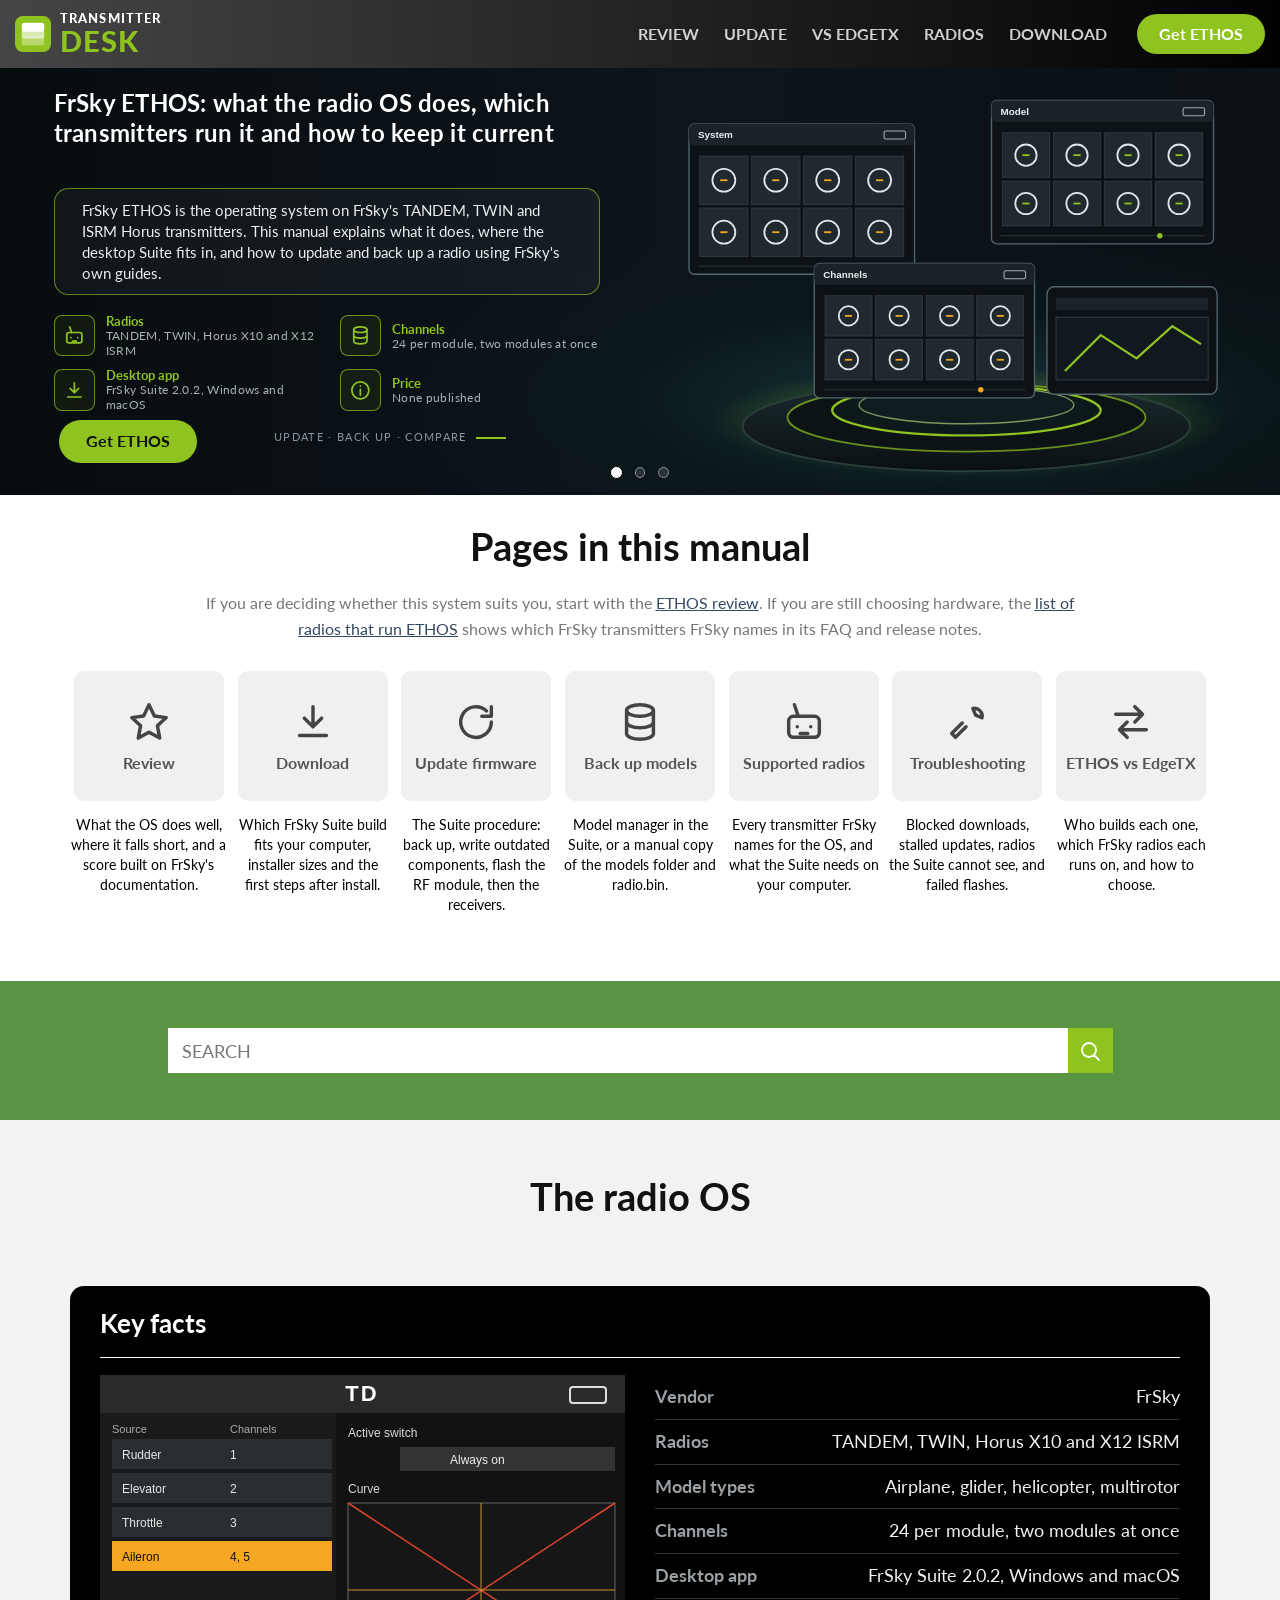
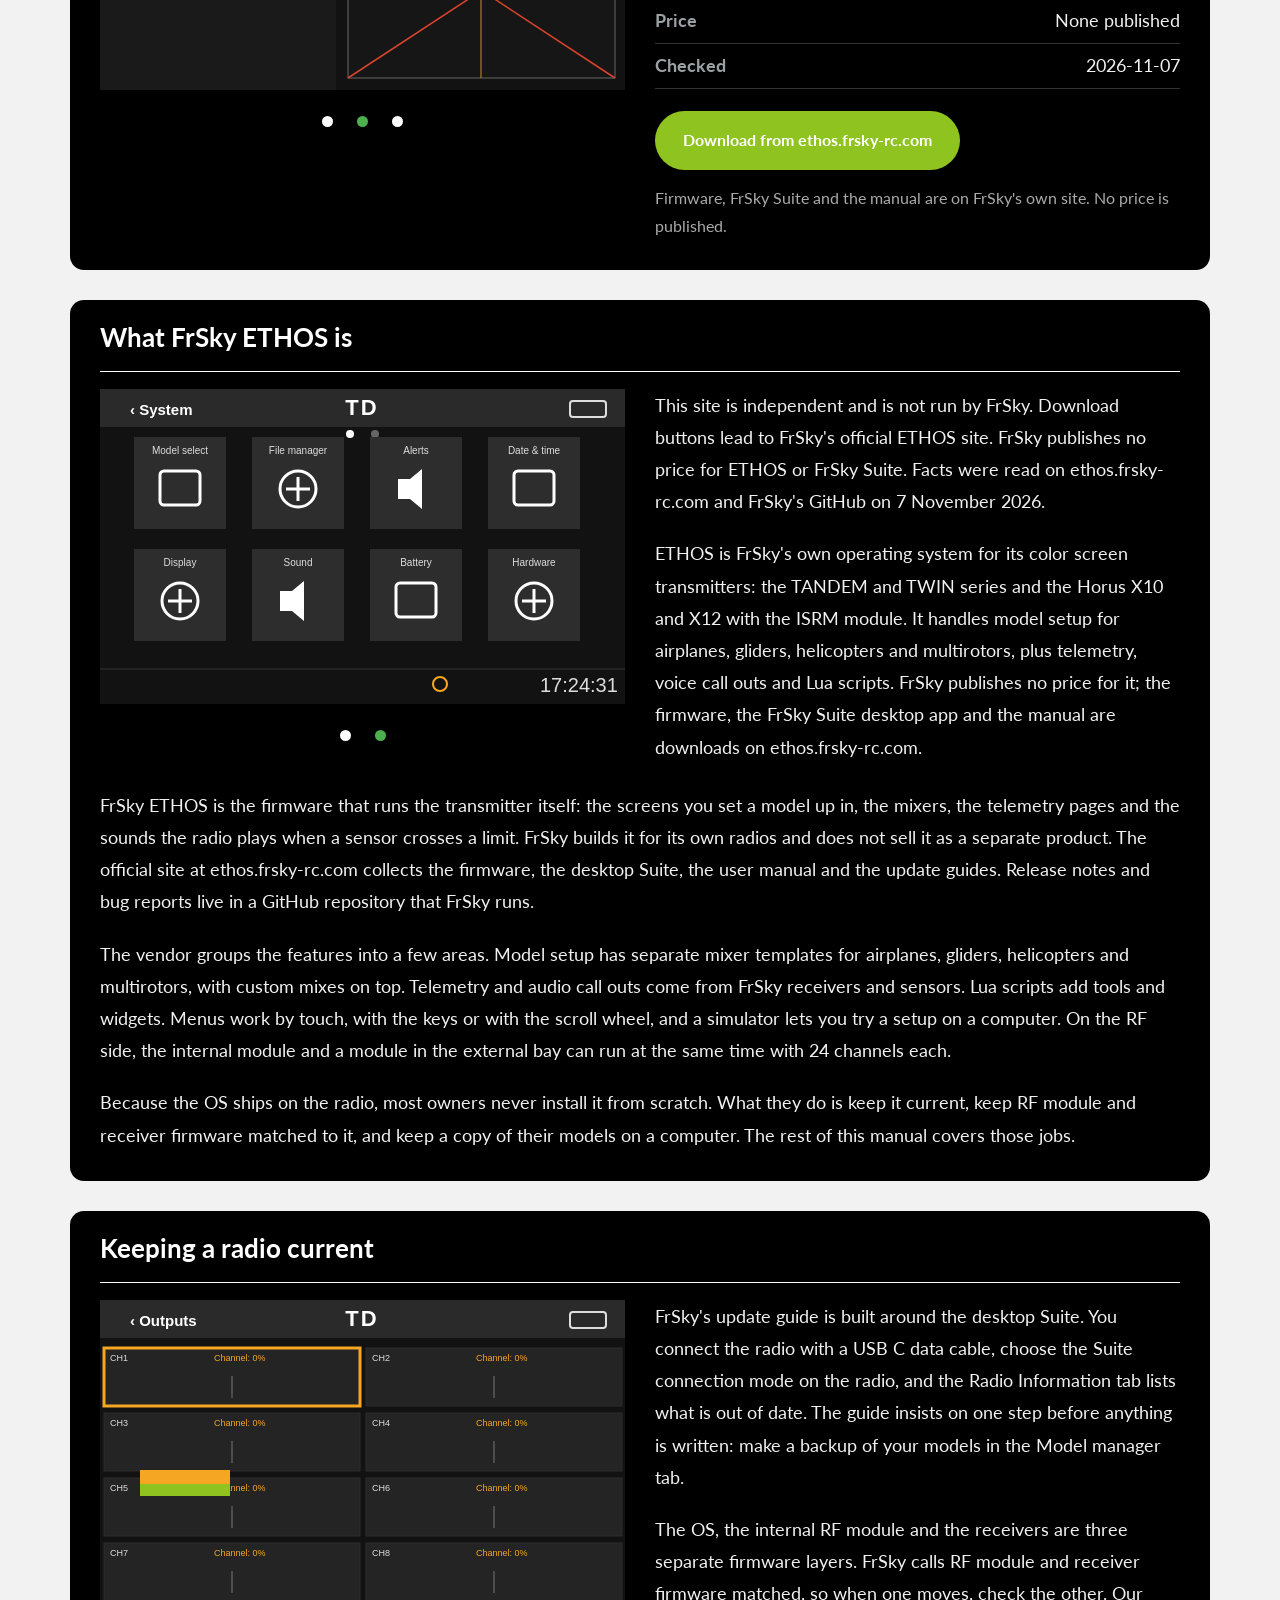
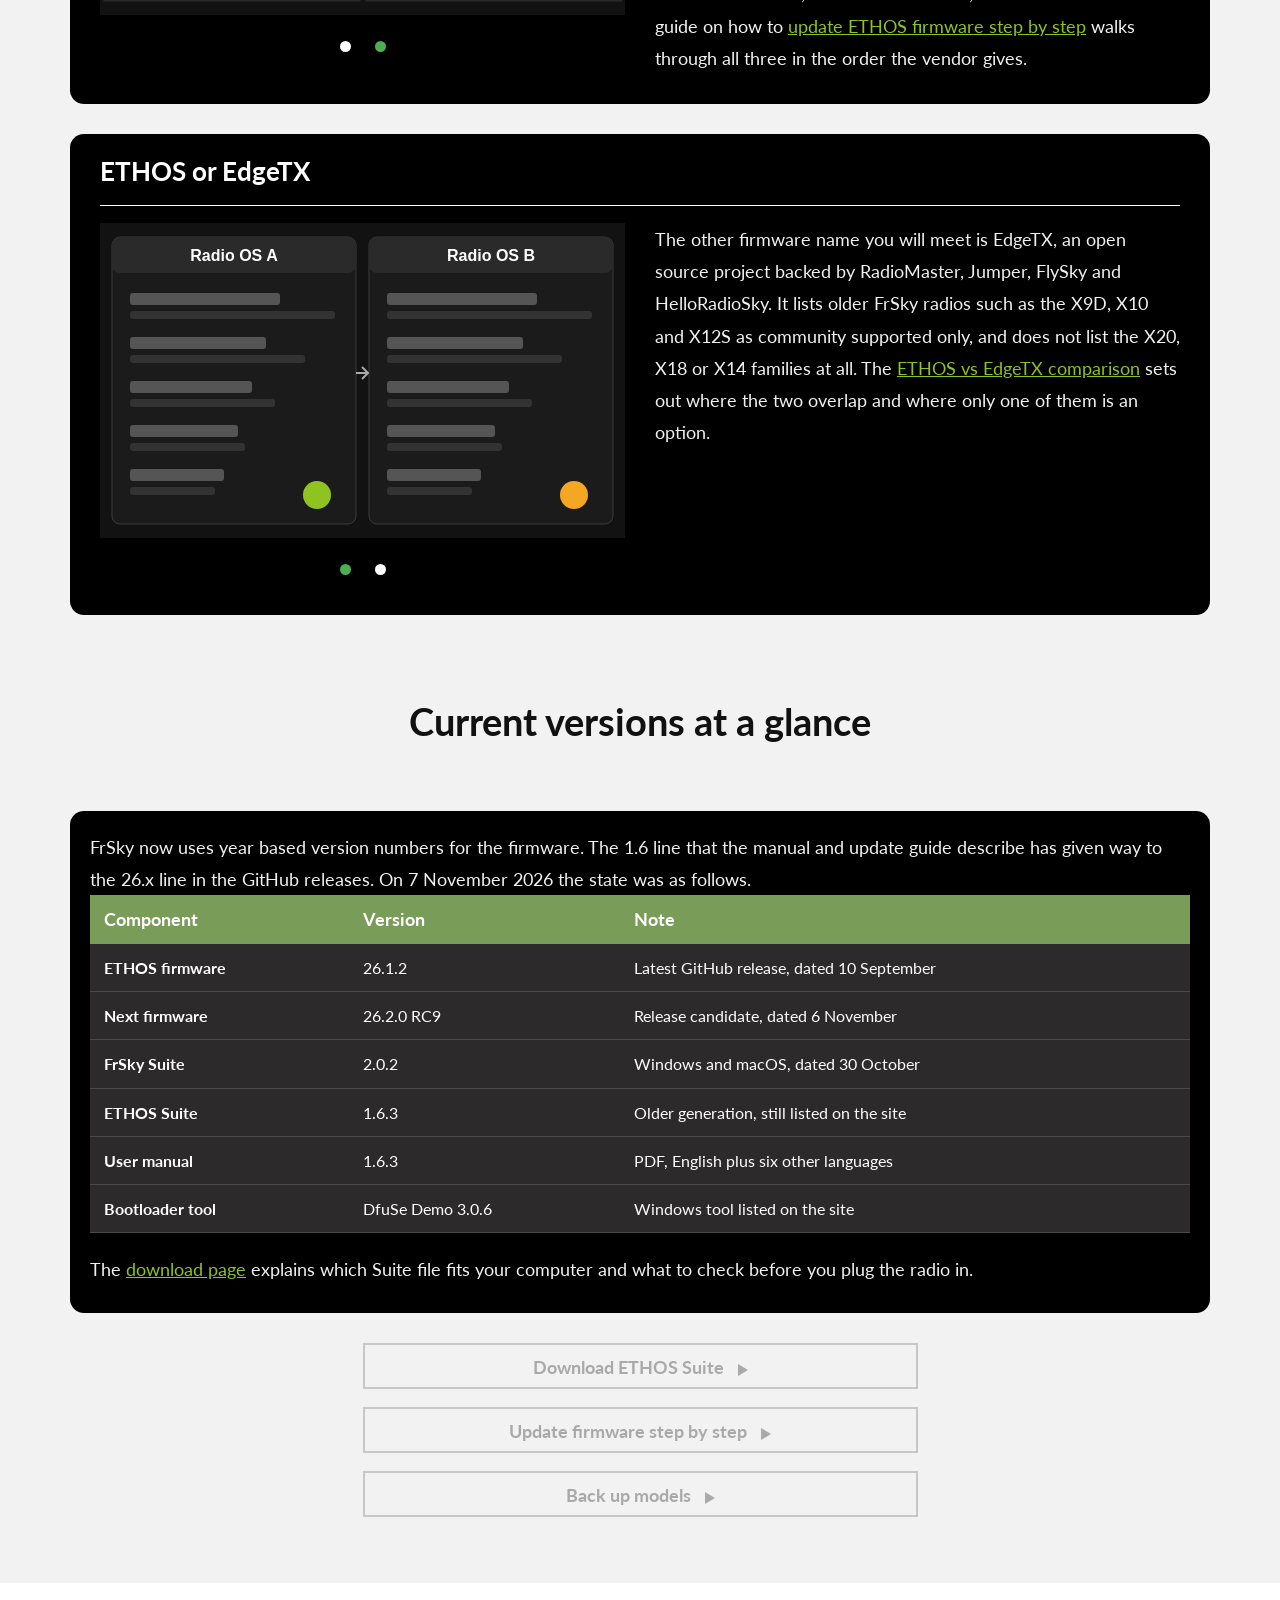
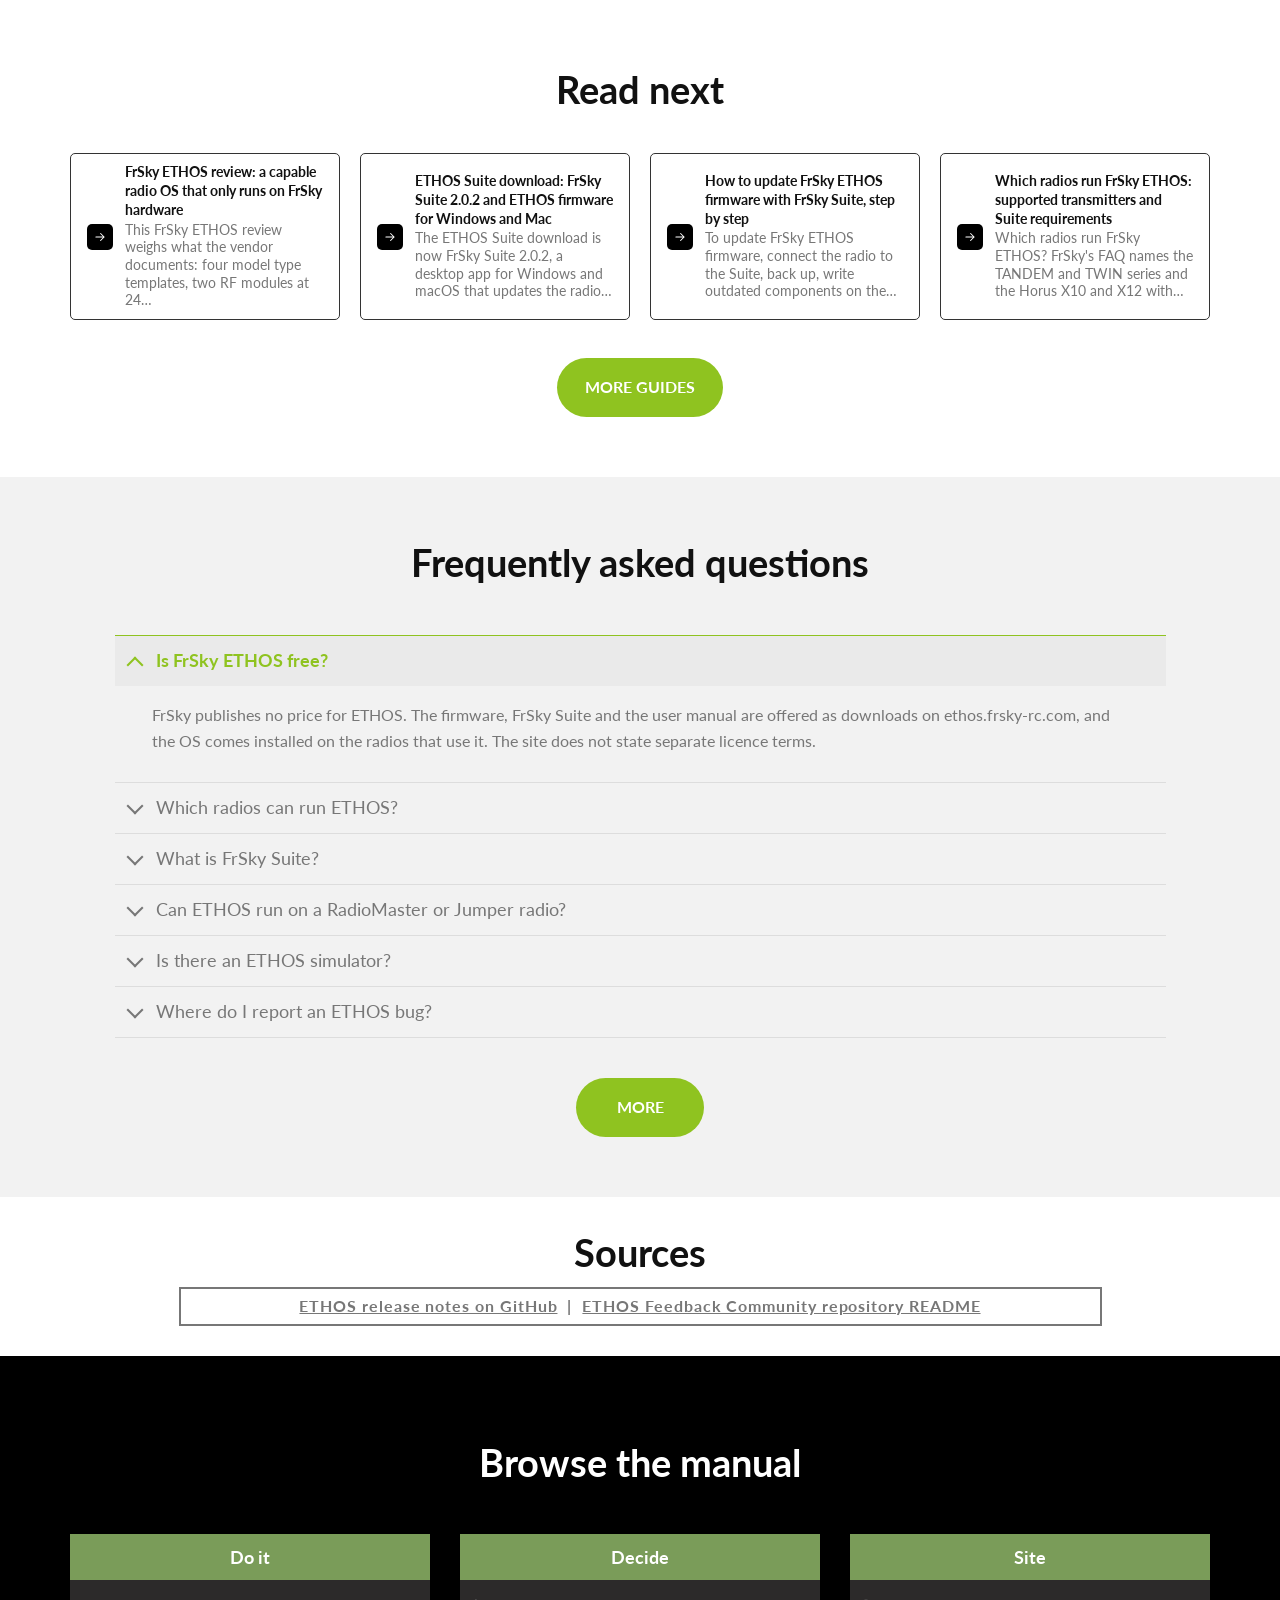
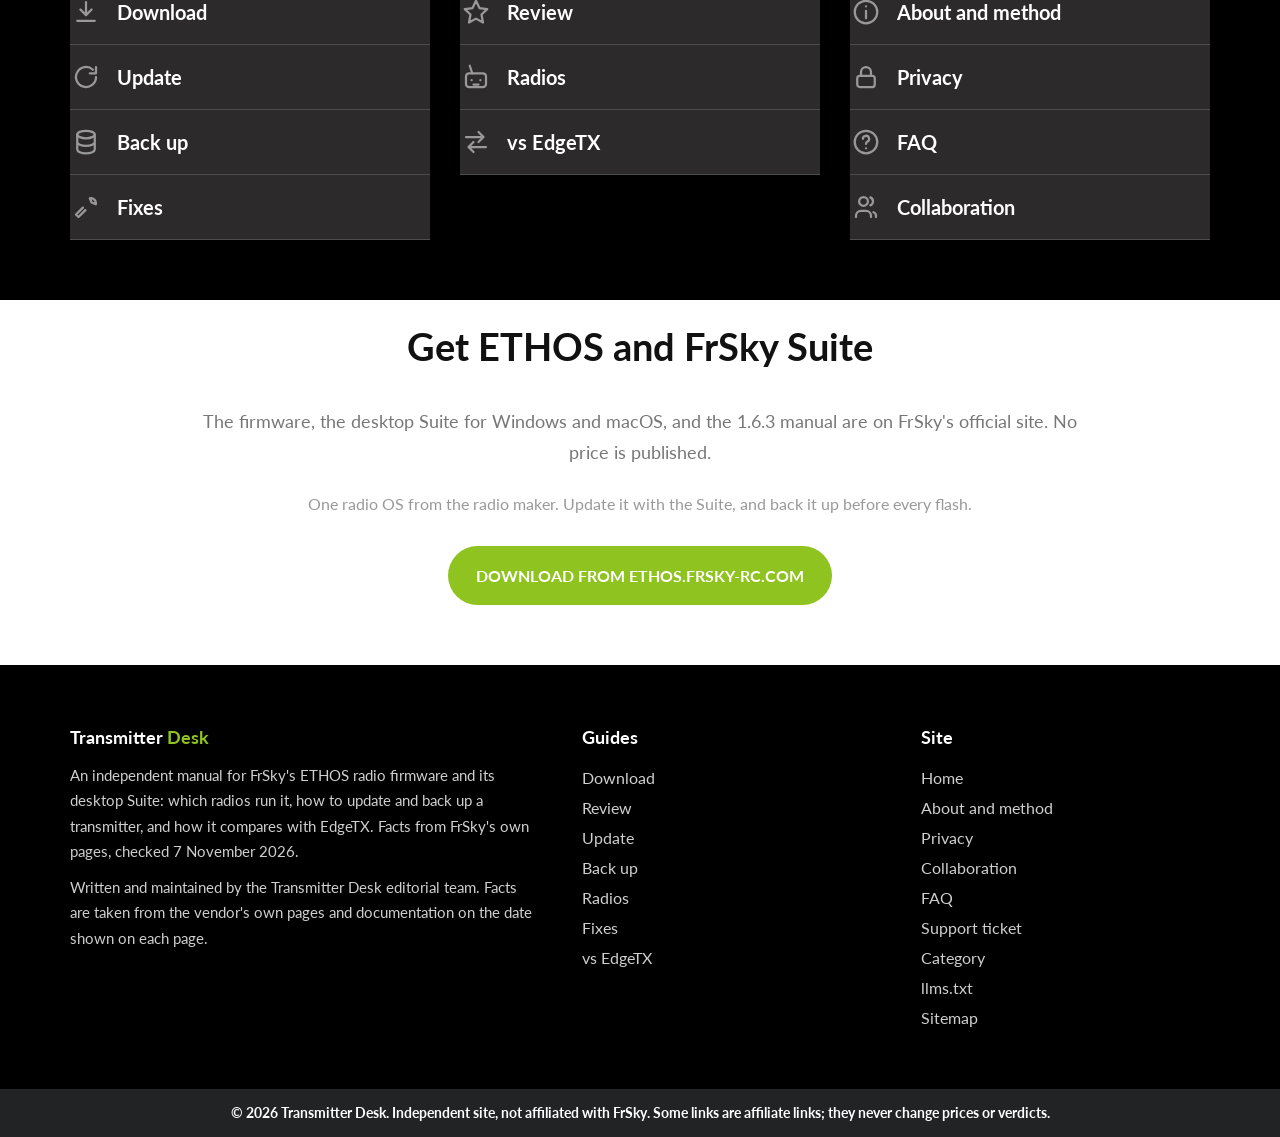
<file: index.html>
<!doctype html>
<html lang="en"><head>
<meta charset="utf-8">
<meta name="viewport" content="width=device-width,initial-scale=1">
<title>FrSky ETHOS: Radios, Suite Download, Updates and Backup</title>
<meta name="description" content="Independent guide to FrSky ETHOS, the transmitter OS for TANDEM, TWIN and Horus ISRM radios: Suite download, firmware updates, model backup, EdgeTX.">
<link rel="canonical" href="https://ethos-suite.github.io/">
<meta name="robots" content="index,follow,max-image-preview:large,max-snippet:-1">
<meta name="author" content="Transmitter Desk">
<meta property="og:type" content="website">
<meta property="og:title" content="FrSky ETHOS: Radios, Suite Download, Updates and Backup">
<meta property="og:description" content="Independent guide to FrSky ETHOS, the transmitter OS for TANDEM, TWIN and Horus ISRM radios: Suite download, firmware updates, model backup, EdgeTX.">
<meta property="og:url" content="https://ethos-suite.github.io/">
<meta property="og:image" content="https://ethos-suite.github.io/assets/og.png">
<meta property="og:site_name" content="Transmitter Desk">
<meta property="article:published_time" content="2026-11-07">
<meta property="article:modified_time" content="2026-11-07">
<meta name="twitter:card" content="summary_large_image">
<link rel="icon" href="assets/favicon.svg" type="image/svg+xml">
<link rel="icon" href="assets/favicon-32.png" sizes="32x32" type="image/png">
<link rel="apple-touch-icon" href="assets/apple-touch-icon.png">
<link rel="preconnect" href="https://fonts.googleapis.com">
<link rel="preconnect" href="https://fonts.gstatic.com" crossorigin>
<link href="https://fonts.googleapis.com/css2?family=Mulish:wght@400;500;600;700&family=Geist+Mono:wght@400;500&display=swap" rel="stylesheet">
<link rel="stylesheet" href="assets/style.css">
<script type="application/ld+json">{"@context": "https://schema.org", "@graph": [{"@type": "Organization", "@id": "https://ethos-suite.github.io/#org", "name": "Transmitter Desk", "url": "https://ethos-suite.github.io/", "logo": {"@type": "ImageObject", "url": "https://ethos-suite.github.io/assets/og.png"}}, {"@type": "WebSite", "@id": "https://ethos-suite.github.io/#site", "name": "Transmitter Desk", "url": "https://ethos-suite.github.io/", "publisher": {"@id": "https://ethos-suite.github.io/#org"}, "inLanguage": "en"}, {"@type": "SoftwareApplication", "@id": "https://ethos-suite.github.io/#product", "name": "ETHOS", "applicationCategory": "UtilitiesApplication", "operatingSystem": "FrSky transmitters; FrSky Suite for Windows and macOS", "url": "https://ethos.frsky-rc.com/", "softwareVersion": "26.1.2", "publisher": {"@type": "Organization", "name": "FrSky"}, "sameAs": ["https://ethos.frsky-rc.com/", "https://github.com/FrSkyRC/ETHOS-Feedback-Community"], "offers": [{"@type": "Offer", "name": "ETHOS firmware", "price": "0", "priceCurrency": "USD", "url": "https://ethos.frsky-rc.com/", "description": "no price published, download for supported FrSky radios"}, {"@type": "Offer", "name": "FrSky Suite", "price": "0", "priceCurrency": "USD", "url": "https://ethos.frsky-rc.com/", "description": "no price published, download for Windows and macOS"}]}, {"@type": "WebPage", "@id": "https://ethos-suite.github.io/#webpage", "url": "https://ethos-suite.github.io/", "name": "FrSky ETHOS: Radios, Suite Download, Updates and Backup", "description": "Independent guide to FrSky ETHOS, the transmitter OS for TANDEM, TWIN and Horus ISRM radios: Suite download, firmware updates, model backup, EdgeTX.", "isPartOf": {"@id": "https://ethos-suite.github.io/#site"}, "about": {"@id": "https://ethos-suite.github.io/#product"}, "datePublished": "2026-11-07", "dateModified": "2026-11-07", "inLanguage": "en", "breadcrumb": {"@id": "https://ethos-suite.github.io/#crumbs"}, "speakable": {"@type": "SpeakableSpecification", "cssSelector": [".answer", ".keyfacts", ".hero .lede"]}}, {"@type": "BreadcrumbList", "@id": "https://ethos-suite.github.io/#crumbs", "itemListElement": [{"@type": "ListItem", "position": 1, "name": "Transmitter Desk", "item": "https://ethos-suite.github.io/"}]}, {"@type": "CollectionPage", "name": "FrSky ETHOS: what the radio OS does, which transmitters run it and how to keep it current", "mainEntity": {"@type": "ItemList", "itemListElement": [{"@type": "ListItem", "position": 1, "name": "ETHOS Suite download: FrSky Suite 2.0.2 and ETHOS firmware for Windows and Mac", "url": "https://ethos-suite.github.io/download.html"}, {"@type": "ListItem", "position": 2, "name": "FrSky ETHOS review: a capable radio OS that only runs on FrSky hardware", "url": "https://ethos-suite.github.io/review.html"}, {"@type": "ListItem", "position": 3, "name": "How to update FrSky ETHOS firmware with FrSky Suite, step by step", "url": "https://ethos-suite.github.io/update-firmware.html"}, {"@type": "ListItem", "position": 4, "name": "ETHOS backup: how to save and restore FrSky models and radio settings", "url": "https://ethos-suite.github.io/backup-models.html"}, {"@type": "ListItem", "position": 5, "name": "Which radios run FrSky ETHOS: supported transmitters and Suite requirements", "url": "https://ethos-suite.github.io/supported-radios.html"}, {"@type": "ListItem", "position": 6, "name": "ETHOS Suite not working? Fixes for common FrSky update and flashing errors", "url": "https://ethos-suite.github.io/troubleshooting.html"}, {"@type": "ListItem", "position": 7, "name": "ETHOS vs EdgeTX: which firmware fits your FrSky radio", "url": "https://ethos-suite.github.io/ethos-vs-edgetx.html"}]}, "headline": "FrSky ETHOS: what the radio OS does, which transmitters run it and how to keep it current", "description": "Independent guide to FrSky ETHOS, the transmitter OS for TANDEM, TWIN and Horus ISRM radios: Suite download, firmware updates, model backup, EdgeTX.", "author": {"@id": "https://ethos-suite.github.io/#org"}, "publisher": {"@id": "https://ethos-suite.github.io/#org"}, "datePublished": "2026-11-07", "dateModified": "2026-11-07", "mainEntityOfPage": {"@id": "https://ethos-suite.github.io/#webpage"}, "about": {"@id": "https://ethos-suite.github.io/#product"}, "inLanguage": "en"}, {"@type": "FAQPage", "mainEntity": [{"@type": "Question", "name": "Is FrSky ETHOS free?", "acceptedAnswer": {"@type": "Answer", "text": "FrSky publishes no price for ETHOS. The firmware, FrSky Suite and the user manual are offered as downloads on ethos.frsky-rc.com, and the OS comes installed on the radios that use it. The site does not state separate licence terms."}}, {"@type": "Question", "name": "Which radios can run ETHOS?", "acceptedAnswer": {"@type": "Answer", "text": "FrSky's FAQ names the TANDEM and TWIN series and the Horus X10 and X12 series with the built in ISRM RF module. Recent release notes also name models such as the X20 PRO, X18RS, X14, X14RS and V15. Radios from other brands are not listed."}}, {"@type": "Question", "name": "What is FrSky Suite?", "acceptedAnswer": {"@type": "Answer", "text": "FrSky Suite is the desktop app for Windows and macOS that updates the radio firmware and RF module, backs up models, installs Lua scripts and downloads receiver firmware. Version 2.0.2 also has a simulator, a log viewer and a DFU flasher. It replaces the older ETHOS Suite 1.6.3, which the site still lists."}}, {"@type": "Question", "name": "Can ETHOS run on a RadioMaster or Jumper radio?", "acceptedAnswer": {"@type": "Answer", "text": "No. FrSky's pages list only FrSky transmitters. RadioMaster and Jumper are partners of the EdgeTX project, which is the firmware those radios use."}}, {"@type": "Question", "name": "Is there an ETHOS simulator?", "acceptedAnswer": {"@type": "Answer", "text": "Yes. FrSky publishes simulator builds under a simulators tag in its GitHub releases, and FrSky Suite 2.0.2 includes a radio simulator. The wiki describes recording key and touch macros and running Lua scripts from the command line."}}, {"@type": "Question", "name": "Where do I report an ETHOS bug?", "acceptedAnswer": {"@type": "Answer", "text": "FrSky collects bug reports as issues in its ETHOS Feedback Community repository on GitHub. It asks you to update first, search existing issues, and include the firmware version and steps to reproduce. The official site also has a support ticket system."}}]}]}</script>
<script async src="https://www.googletagmanager.com/gtag/js?id=G-6E0PQVBPX2"></script>
<script>window.dataLayer=window.dataLayer||[];function gtag(){dataLayer.push(arguments)}gtag('js',new Date());gtag('config','G-6E0PQVBPX2');</script>
<link rel="alternate" type="application/rss+xml" title="Transmitter Desk" href="https://ethos-suite.github.io/feed.xml">
</head><body>
<a class="skip" href="#main">Skip to content</a>
<header class="site"><div class="wrap"><button class="burger" type="button" aria-label="Menu" aria-controls="menu" aria-expanded="false"><span></span><span></span><span></span></button><a class="logo" href="index.html" aria-label="Transmitter Desk, home"><svg class="mark" aria-hidden="true" xmlns="http://www.w3.org/2000/svg" viewBox="0 0 32 32" width="36" height="36"><rect width="32" height="32" rx="7" fill="#8fc320"/><rect x="6" y="18" width="20" height="8" rx="2.5" fill="#fff" fill-opacity="0.35"/><rect x="6" y="12" width="20" height="8" rx="2.5" fill="#fff" fill-opacity="0.65"/><rect x="6" y="6" width="20" height="8" rx="2.5" fill="#fff"/></svg><span class="lt"><span class="l1">TRANSMITTER</span><span class="l2">DESK</span></span></a><nav class="main-nav" id="menu" aria-label="Site"><a href="review.html">Review</a><a href="update-firmware.html">Update</a><a href="ethos-vs-edgetx.html">vs EdgeTX</a><a href="supported-radios.html">Radios</a><a href="download.html">Download</a></nav><a class="hbtn" href="download.html" data-track="funnel" data-offer="frsky-rc" data-place="header">Get ETHOS</a></div></header><div class="scrim" hidden></div><button class="menu-close" type="button" aria-label="Close menu"></button><svg width="0" height="0" style="position:absolute" aria-hidden="true" focusable="false"><symbol id="i-review" viewBox="0 0 24 24" fill="none" stroke="currentColor" stroke-width="1.8" stroke-linecap="round" stroke-linejoin="round"><path d="M12 3l2.8 5.9 6.2.8-4.6 4.3 1.2 6.4L12 17.3 6.4 20.4l1.2-6.4L3 9.7l6.2-.8z"/></symbol><symbol id="i-download" viewBox="0 0 24 24" fill="none" stroke="currentColor" stroke-width="1.8" stroke-linecap="round" stroke-linejoin="round"><path d="M12 4v10M7.5 10 12 14.5 16.5 10M5 19h14"/></symbol><symbol id="i-update" viewBox="0 0 24 24" fill="none" stroke="currentColor" stroke-width="1.8" stroke-linecap="round" stroke-linejoin="round"><path d="M20 12a8 8 0 1 1-2.5-5.8M20 4v5h-5"/></symbol><symbol id="i-backup" viewBox="0 0 24 24" fill="none" stroke="currentColor" stroke-width="1.8" stroke-linecap="round" stroke-linejoin="round"><ellipse cx="12" cy="6" rx="7" ry="3"/><path d="M5 6v12c0 1.7 3.1 3 7 3s7-1.3 7-3V6M5 12c0 1.7 3.1 3 7 3s7-1.3 7-3"/></symbol><symbol id="i-radio" viewBox="0 0 24 24" fill="none" stroke="currentColor" stroke-width="1.8" stroke-linecap="round" stroke-linejoin="round"><rect x="4" y="9" width="16" height="11" rx="2.5"/><path d="M9 9 7 3M8.5 14.5h.01M15.5 14.5h.01M10 18h4"/></symbol><symbol id="i-fix" viewBox="0 0 24 24" fill="none" stroke="currentColor" stroke-width="1.8" stroke-linecap="round" stroke-linejoin="round"><path d="M15 5a4 4 0 0 1 4.8 4.8l-3.3-1.4-1.4-3.4zM9.5 12.5 4 18l2 2 5.5-5.5"/></symbol><symbol id="i-vs" viewBox="0 0 24 24" fill="none" stroke="currentColor" stroke-width="1.8" stroke-linecap="round" stroke-linejoin="round"><path d="M4 8h14M14 4l4 4-4 4M20 16H6M10 12l-4 4 4 4"/></symbol><symbol id="i-info" viewBox="0 0 24 24" fill="none" stroke="currentColor" stroke-width="1.8" stroke-linecap="round" stroke-linejoin="round"><circle cx="12" cy="12" r="9"/><path d="M12 11v6M12 7.5h.01"/></symbol><symbol id="i-lock" viewBox="0 0 24 24" fill="none" stroke="currentColor" stroke-width="1.8" stroke-linecap="round" stroke-linejoin="round"><rect x="5" y="11" width="14" height="9" rx="2"/><path d="M8 11V8a4 4 0 0 1 8 0v3"/></symbol><symbol id="i-doc" viewBox="0 0 24 24" fill="none" stroke="currentColor" stroke-width="1.8" stroke-linecap="round" stroke-linejoin="round"><path d="M7 3h7l5 5v13H7zM14 3v5h5"/></symbol><symbol id="i-help" viewBox="0 0 24 24" fill="none" stroke="currentColor" stroke-width="1.8" stroke-linecap="round" stroke-linejoin="round"><circle cx="12" cy="12" r="9"/><path d="M9.5 9.5a2.5 2.5 0 1 1 3.5 2.3c-.7.4-1 .9-1 1.7M12 17h.01"/></symbol><symbol id="i-ticket" viewBox="0 0 24 24" fill="none" stroke="currentColor" stroke-width="1.8" stroke-linecap="round" stroke-linejoin="round"><path d="M3 8a2 2 0 0 1 2-2h14a2 2 0 0 1 2 2v2a2 2 0 0 0 0 4v2a2 2 0 0 1-2 2H5a2 2 0 0 1-2-2v-2a2 2 0 0 0 0-4Z"/></symbol><symbol id="i-people" viewBox="0 0 24 24" fill="none" stroke="currentColor" stroke-width="1.8" stroke-linecap="round" stroke-linejoin="round"><path d="M16 20v-1a4 4 0 0 0-4-4H8a4 4 0 0 0-4 4v1M10 11a3.5 3.5 0 1 0 0-7 3.5 3.5 0 0 0 0 7M20 20v-1a3 3 0 0 0-2-2.8M15.5 4.3a3.5 3.5 0 0 1 0 6.4"/></symbol><symbol id="i-search" viewBox="0 0 24 24" fill="none" stroke="currentColor" stroke-width="1.8" stroke-linecap="round" stroke-linejoin="round"><path d="M11 4a7 7 0 1 0 0 14 7 7 0 0 0 0-14zM21 21l-5-5"/></symbol><symbol id="i-arrow" viewBox="0 0 24 24" fill="none" stroke="currentColor" stroke-width="1.8" stroke-linecap="round" stroke-linejoin="round"><path d="M5 12h14M13 6l6 6-6 6"/></symbol><symbol id="i-mail" viewBox="0 0 24 24" fill="none" stroke="currentColor" stroke-width="1.8" stroke-linecap="round" stroke-linejoin="round"><rect x="3" y="5" width="18" height="14" rx="2"/><path d="m3 7 9 7 9-7"/></symbol><symbol id="i-list" viewBox="0 0 24 24" fill="none" stroke="currentColor" stroke-width="1.8" stroke-linecap="round" stroke-linejoin="round"><path d="M8 6h12M8 12h12M8 18h12M4 6h.01M4 12h.01M4 18h.01"/></symbol></svg><main id="main"><div class="hero-home" role="region" aria-label="Overview"><div class="hero-in"><h1>FrSky ETHOS: what the radio OS does, which transmitters run it and how to keep it current</h1><p class="lede">FrSky ETHOS is the operating system on FrSky's TANDEM, TWIN and ISRM Horus transmitters. This manual explains what it does, where the desktop Suite fits in, and how to update and back up a radio using FrSky's own guides.</p><div class="hf"><div><i><svg aria-hidden="true"><use href="#i-radio"/></svg></i><p><b>Radios</b><span>TANDEM, TWIN, Horus X10 and X12 ISRM</span></p></div><div><i><svg aria-hidden="true"><use href="#i-backup"/></svg></i><p><b>Channels</b><span>24 per module, two modules at once</span></p></div><div><i><svg aria-hidden="true"><use href="#i-download"/></svg></i><p><b>Desktop app</b><span>FrSky Suite 2.0.2, Windows and macOS</span></p></div><div><i><svg aria-hidden="true"><use href="#i-info"/></svg></i><p><b>Price</b><span>None published</span></p></div></div><a class="btn" href="download.html" data-track="funnel" data-offer="frsky-rc" data-place="hero">Get ETHOS</a><span class="slogan">UPDATE &middot; BACK UP &middot; COMPARE</span><img class="art" src="assets/hero-art.svg" alt="" width="620" height="440"><div class="dots" aria-hidden="true"><i></i><i></i><i></i></div></div><img class="poster" src="assets/hero-poster.svg" alt="" width="1430" height="477"></div><section class="cats" id="pages"><div class="c"><h2 class="st"><span>Pages in this manual</span></h2><p class="lead">If you are deciding whether this system suits you, start with the <a href="review.html">ETHOS review</a>. If you are still choosing hardware, the <a href="supported-radios.html">list of radios that run ETHOS</a> shows which FrSky transmitters FrSky names in its FAQ and release notes.</p><div class="tiles"><a class="tile" href="review.html"><span class="box"><svg aria-hidden="true"><use href="#i-review"/></svg><b>Review</b></span><p>What the OS does well, where it falls short, and a score built on FrSky's documentation.</p></a><a class="tile" href="download.html"><span class="box"><svg aria-hidden="true"><use href="#i-download"/></svg><b>Download</b></span><p>Which FrSky Suite build fits your computer, installer sizes and the first steps after install.</p></a><a class="tile" href="update-firmware.html"><span class="box"><svg aria-hidden="true"><use href="#i-update"/></svg><b>Update firmware</b></span><p>The Suite procedure: back up, write outdated components, flash the RF module, then the receivers.</p></a><a class="tile" href="backup-models.html"><span class="box"><svg aria-hidden="true"><use href="#i-backup"/></svg><b>Back up models</b></span><p>Model manager in the Suite, or a manual copy of the models folder and radio.bin.</p></a><a class="tile" href="supported-radios.html"><span class="box"><svg aria-hidden="true"><use href="#i-radio"/></svg><b>Supported radios</b></span><p>Every transmitter FrSky names for the OS, and what the Suite needs on your computer.</p></a><a class="tile" href="troubleshooting.html"><span class="box"><svg aria-hidden="true"><use href="#i-fix"/></svg><b>Troubleshooting</b></span><p>Blocked downloads, stalled updates, radios the Suite cannot see, and failed flashes.</p></a><a class="tile" href="ethos-vs-edgetx.html"><span class="box"><svg aria-hidden="true"><use href="#i-vs"/></svg><b>ETHOS vs EdgeTX</b></span><p>Who builds each one, which FrSky radios each runs on, and how to choose.</p></a></div></div></section><div class="band"><form class="search" role="search" action="index.html" method="get"><label class="vh" for="q">Search the manual</label><input id="q" name="s" type="search" placeholder="SEARCH" autocomplete="off"><button type="submit" aria-label="Search"><svg aria-hidden="true"><use href="#i-search"/></svg></button></form></div><section class="gsec" id="what"><div class="c"><h2 class="st"><span>The radio OS</span></h2><div class="card"><article><h2>Key facts</h2></article><div class="two"><div class="shots"><img class="shot" src="assets/screen-a.svg" alt="" width="525" height="315"><div class="cdots" aria-hidden="true"><i class=""></i><i class="on"></i><i class=""></i></div></div><div><ul class="keyfacts"><li><span>Vendor</span><span>FrSky</span></li><li><span>Radios</span><span>TANDEM, TWIN, Horus X10 and X12 ISRM</span></li><li><span>Model types</span><span>Airplane, glider, helicopter, multirotor</span></li><li><span>Channels</span><span>24 per module, two modules at once</span></li><li><span>Desktop app</span><span>FrSky Suite 2.0.2, Windows and macOS</span></li><li><span>Price</span><span>None published</span></li><li><span>Checked</span><span><time datetime="2026-11-07">2026-11-07</time></span></li></ul><a class="btn" href="download.html" data-track="funnel" data-offer="frsky-rc" data-place="facts">Download from ethos.frsky‑rc.com</a><p class="note">Firmware, FrSky Suite and the manual are on FrSky's own site. No price is published.</p></div></div></div><div class="card"><article><h2>What FrSky ETHOS is</h2></article><div class="two"><div class="shots"><img class="shot" src="assets/screen-b.svg" alt="" width="525" height="315"><div class="cdots" aria-hidden="true"><i class=""></i><i class="on"></i></div></div><div><p>This site is independent and is not run by FrSky. Download buttons lead to FrSky's official ETHOS site. FrSky publishes no price for ETHOS or FrSky Suite. Facts were read on ethos.frsky-rc.com and FrSky's GitHub on 7 November 2026.</p><p>ETHOS is FrSky's own operating system for its color screen transmitters: the TANDEM and TWIN series and the Horus X10 and X12 with the ISRM module. It handles model setup for airplanes, gliders, helicopters and multirotors, plus telemetry, voice call outs and Lua scripts. FrSky publishes no price for it; the firmware, the FrSky Suite desktop app and the manual are downloads on ethos.frsky-rc.com.</p></div></div><div class="after"><p>FrSky ETHOS is the firmware that runs the transmitter itself: the screens you set a model up in, the mixers, the telemetry pages and the sounds the radio plays when a sensor crosses a limit. FrSky builds it for its own radios and does not sell it as a separate product. The official site at ethos.frsky-rc.com collects the firmware, the desktop Suite, the user manual and the update guides. Release notes and bug reports live in a GitHub repository that FrSky runs.</p><p>The vendor groups the features into a few areas. Model setup has separate mixer templates for airplanes, gliders, helicopters and multirotors, with custom mixes on top. Telemetry and audio call outs come from FrSky receivers and sensors. Lua scripts add tools and widgets. Menus work by touch, with the keys or with the scroll wheel, and a simulator lets you try a setup on a computer. On the RF side, the internal module and a module in the external bay can run at the same time with 24 channels each.</p><p>Because the OS ships on the radio, most owners never install it from scratch. What they do is keep it current, keep RF module and receiver firmware matched to it, and keep a copy of their models on a computer. The rest of this manual covers those jobs.</p></div></div><div class="card"><article><h2>Keeping a radio current</h2></article><div class="two"><div class="shots"><img class="shot" src="assets/screen-c.svg" alt="" width="525" height="315"><div class="cdots" aria-hidden="true"><i class=""></i><i class="on"></i></div></div><div><p>FrSky's update guide is built around the desktop Suite. You connect the radio with a USB C data cable, choose the Suite connection mode on the radio, and the Radio Information tab lists what is out of date. The guide insists on one step before anything is written: make a backup of your models in the Model manager tab.</p><p>The OS, the internal RF module and the receivers are three separate firmware layers. FrSky calls RF module and receiver firmware matched, so when one moves, check the other. Our guide on how to <a href="update-firmware.html">update ETHOS firmware step by step</a> walks through all three in the order the vendor gives.</p></div></div></div><div class="card"><article><h2>ETHOS or EdgeTX</h2></article><div class="two"><div class="shots"><img class="shot" src="assets/screen-d.svg" alt="" width="525" height="315"><div class="cdots" aria-hidden="true"><i class="on"></i><i class=""></i></div></div><div><p>The other firmware name you will meet is EdgeTX, an open source project backed by RadioMaster, Jumper, FlySky and HelloRadioSky. It lists older FrSky radios such as the X9D, X10 and X12S as community supported only, and does not list the X20, X18 or X14 families at all. The <a href="ethos-vs-edgetx.html">ETHOS vs EdgeTX comparison</a> sets out where the two overlap and where only one of them is an option.</p></div></div></div></div></section><section class="gsec" id="versions"><div class="c"><h2 class="st"><span>Current versions at a glance</span></h2><div class="card gs"><article><p>FrSky now uses year based version numbers for the firmware. The 1.6 line that the manual and update guide describe has given way to the 26.x line in the GitHub releases. On 7 November 2026 the state was as follows.</p><div class="tablewrap"><table><thead><tr><th>Component</th><th>Version</th><th>Note</th></tr></thead><tbody><tr><td>ETHOS firmware</td><td>26.1.2</td><td>Latest GitHub release, dated 10 September</td></tr><tr><td>Next firmware</td><td>26.2.0 RC9</td><td>Release candidate, dated 6 November</td></tr><tr><td>FrSky Suite</td><td>2.0.2</td><td>Windows and macOS, dated 30 October</td></tr><tr><td>ETHOS Suite</td><td>1.6.3</td><td>Older generation, still listed on the site</td></tr><tr><td>User manual</td><td>1.6.3</td><td>PDF, English plus six other languages</td></tr><tr><td>Bootloader tool</td><td>DfuSe Demo 3.0.6</td><td>Windows tool listed on the site</td></tr></tbody></table></div><p>The <a href="download.html">download page</a> explains which Suite file fits your computer and what to check before you plug the radio in.</p></article></div><div class="bars"><a href="download.html">Download ETHOS Suite</a><a href="update-firmware.html">Update firmware step by step</a><a href="backup-models.html">Back up models</a></div></div></section><section class="how" id="related"><div class="c"><h2 class="st"><span>Read next</span></h2><div class="guides"><a href="review.html"><i><svg aria-hidden="true"><use href="#i-arrow"/></svg></i><span>FrSky ETHOS review: a capable radio OS that only runs on FrSky hardware<small>This FrSky ETHOS review weighs what the vendor documents: four model type templates, two RF modules at 24…</small></span></a><a href="download.html"><i><svg aria-hidden="true"><use href="#i-arrow"/></svg></i><span>ETHOS Suite download: FrSky Suite 2.0.2 and ETHOS firmware for Windows and Mac<small>The ETHOS Suite download is now FrSky Suite 2.0.2, a desktop app for Windows and macOS that updates the radio…</small></span></a><a href="update-firmware.html"><i><svg aria-hidden="true"><use href="#i-arrow"/></svg></i><span>How to update FrSky ETHOS firmware with FrSky Suite, step by step<small>To update FrSky ETHOS firmware, connect the radio to the Suite, back up, write outdated components on the…</small></span></a><a href="supported-radios.html"><i><svg aria-hidden="true"><use href="#i-arrow"/></svg></i><span>Which radios run FrSky ETHOS: supported transmitters and Suite requirements<small>Which radios run FrSky ETHOS? FrSky's FAQ names the TANDEM and TWIN series and the Horus X10 and X12 with…</small></span></a></div><div class="pill-row"><a class="btn" href="troubleshooting.html">More guides</a></div></div></section><section class="faqband" id="faq"><div class="c"><h2 class="st"><span>Frequently asked questions</span></h2><div class="faq"><details open><summary>Is FrSky ETHOS free?</summary><p>FrSky publishes no price for ETHOS. The firmware, FrSky Suite and the user manual are offered as downloads on ethos.frsky-rc.com, and the OS comes installed on the radios that use it. The site does not state separate licence terms.</p></details><details><summary>Which radios can run ETHOS?</summary><p>FrSky's FAQ names the TANDEM and TWIN series and the Horus X10 and X12 series with the built in ISRM RF module. Recent release notes also name models such as the X20 PRO, X18RS, X14, X14RS and V15. Radios from other brands are not listed.</p></details><details><summary>What is FrSky Suite?</summary><p>FrSky Suite is the desktop app for Windows and macOS that updates the radio firmware and RF module, backs up models, installs Lua scripts and downloads receiver firmware. Version 2.0.2 also has a simulator, a log viewer and a DFU flasher. It replaces the older ETHOS Suite 1.6.3, which the site still lists.</p></details><details><summary>Can ETHOS run on a RadioMaster or Jumper radio?</summary><p>No. FrSky's pages list only FrSky transmitters. RadioMaster and Jumper are partners of the EdgeTX project, which is the firmware those radios use.</p></details><details><summary>Is there an ETHOS simulator?</summary><p>Yes. FrSky publishes simulator builds under a simulators tag in its GitHub releases, and FrSky Suite 2.0.2 includes a radio simulator. The wiki describes recording key and touch macros and running Lua scripts from the command line.</p></details><details><summary>Where do I report an ETHOS bug?</summary><p>FrSky collects bug reports as issues in its ETHOS Feedback Community repository on GitHub. It asks you to update first, search existing issues, and include the firmware version and steps to reproduce. The official site also has a support ticket system.</p></details></div><div class="pill-row" style="padding-top:40px"><a class="btn" href="index.html">MORE</a></div></div></section><section class="ticket" id="sources"><div class="c"><h2 class="st"><span>Sources</span></h2><p class="bar"><a href="https://github.com/FrSkyRC/ETHOS-Feedback-Community/releases" target="_blank" rel="noopener">ETHOS release notes on GitHub</a><span class="sep">|</span><a href="https://github.com/FrSkyRC/ETHOS-Feedback-Community" target="_blank" rel="noopener">ETHOS Feedback Community repository README</a></p></div></section><section class="res dark"><div class="c"><h2 class="st"><span>Browse the manual</span></h2><div class="rcols"><div class="rcol"><span class="rh">Do it</span><a href="download.html"><svg aria-hidden="true"><use href="#i-download"/></svg><span>Download</span></a><a href="update-firmware.html"><svg aria-hidden="true"><use href="#i-update"/></svg><span>Update</span></a><a href="backup-models.html"><svg aria-hidden="true"><use href="#i-backup"/></svg><span>Back up</span></a><a href="troubleshooting.html"><svg aria-hidden="true"><use href="#i-fix"/></svg><span>Fixes</span></a></div><div class="rcol"><span class="rh">Decide</span><a href="review.html"><svg aria-hidden="true"><use href="#i-review"/></svg><span>Review</span></a><a href="supported-radios.html"><svg aria-hidden="true"><use href="#i-radio"/></svg><span>Radios</span></a><a href="ethos-vs-edgetx.html"><svg aria-hidden="true"><use href="#i-vs"/></svg><span>vs EdgeTX</span></a></div><div class="rcol"><span class="rh">Site</span><a href="about.html"><svg aria-hidden="true"><use href="#i-info"/></svg><span>About and method</span></a><a href="privacy.html"><svg aria-hidden="true"><use href="#i-lock"/></svg><span>Privacy</span></a><a href="index.html"><svg aria-hidden="true"><use href="#i-help"/></svg><span>FAQ</span></a><a href="index.html"><svg aria-hidden="true"><use href="#i-people"/></svg><span>Collaboration</span></a></div></div></div></section><section class="eco" id="cta"><div class="c"><h2 class="st"><span>Get ETHOS and FrSky Suite</span></h2><p class="cta-text">The firmware, the desktop Suite for Windows and macOS, and the 1.6.3 manual are on FrSky's official site. No price is published.</p><p class="tag">One radio OS from the radio maker. Update it with the Suite, and back it up before every flash.</p><div class="pill-row"><a class="btn" href="download.html" data-track="funnel" data-offer="frsky-rc" data-place="section:cta">Download from ethos.frsky‑rc.com</a></div></div></section></main><footer class="site"><div class="fhelp"><div class="c"><div class="cols"><div><p class="fh">Transmitter <b>Desk</b></p><p>An independent manual for FrSky's ETHOS radio firmware and its desktop Suite: which radios run it, how to update and back up a transmitter, and how it compares with EdgeTX. Facts from FrSky's own pages, checked 7 November 2026.</p><p>Written and maintained by the Transmitter Desk editorial team. Facts are taken from the vendor's own pages and documentation on the date shown on each page.</p></div><div><p class="fh">Guides</p><a href="download.html">Download</a><a href="review.html">Review</a><a href="update-firmware.html">Update</a><a href="backup-models.html">Back up</a><a href="supported-radios.html">Radios</a><a href="troubleshooting.html">Fixes</a><a href="ethos-vs-edgetx.html">vs EdgeTX</a></div><div><p class="fh">Site</p><a href="index.html">Home</a><a href="about.html">About and method</a><a href="privacy.html">Privacy</a><a href="index.html">Collaboration</a><a href="index.html">FAQ</a><a href="index.html">Support ticket</a><a href="index.html">Category</a><a href="llms.txt">llms.txt</a><a href="sitemap.xml">Sitemap</a></div></div></div></div><div class="fbar"><div class="c">&copy; 2026 Transmitter Desk. Independent site, not affiliated with FrSky. Some links are affiliate links; they never change prices or verdicts.</div></div></footer>
<script src="assets/track.js"></script>
<script src="assets/site.js" defer></script>
<script src="assets/captcha-widget.js"></script>
</body></html>
</file>
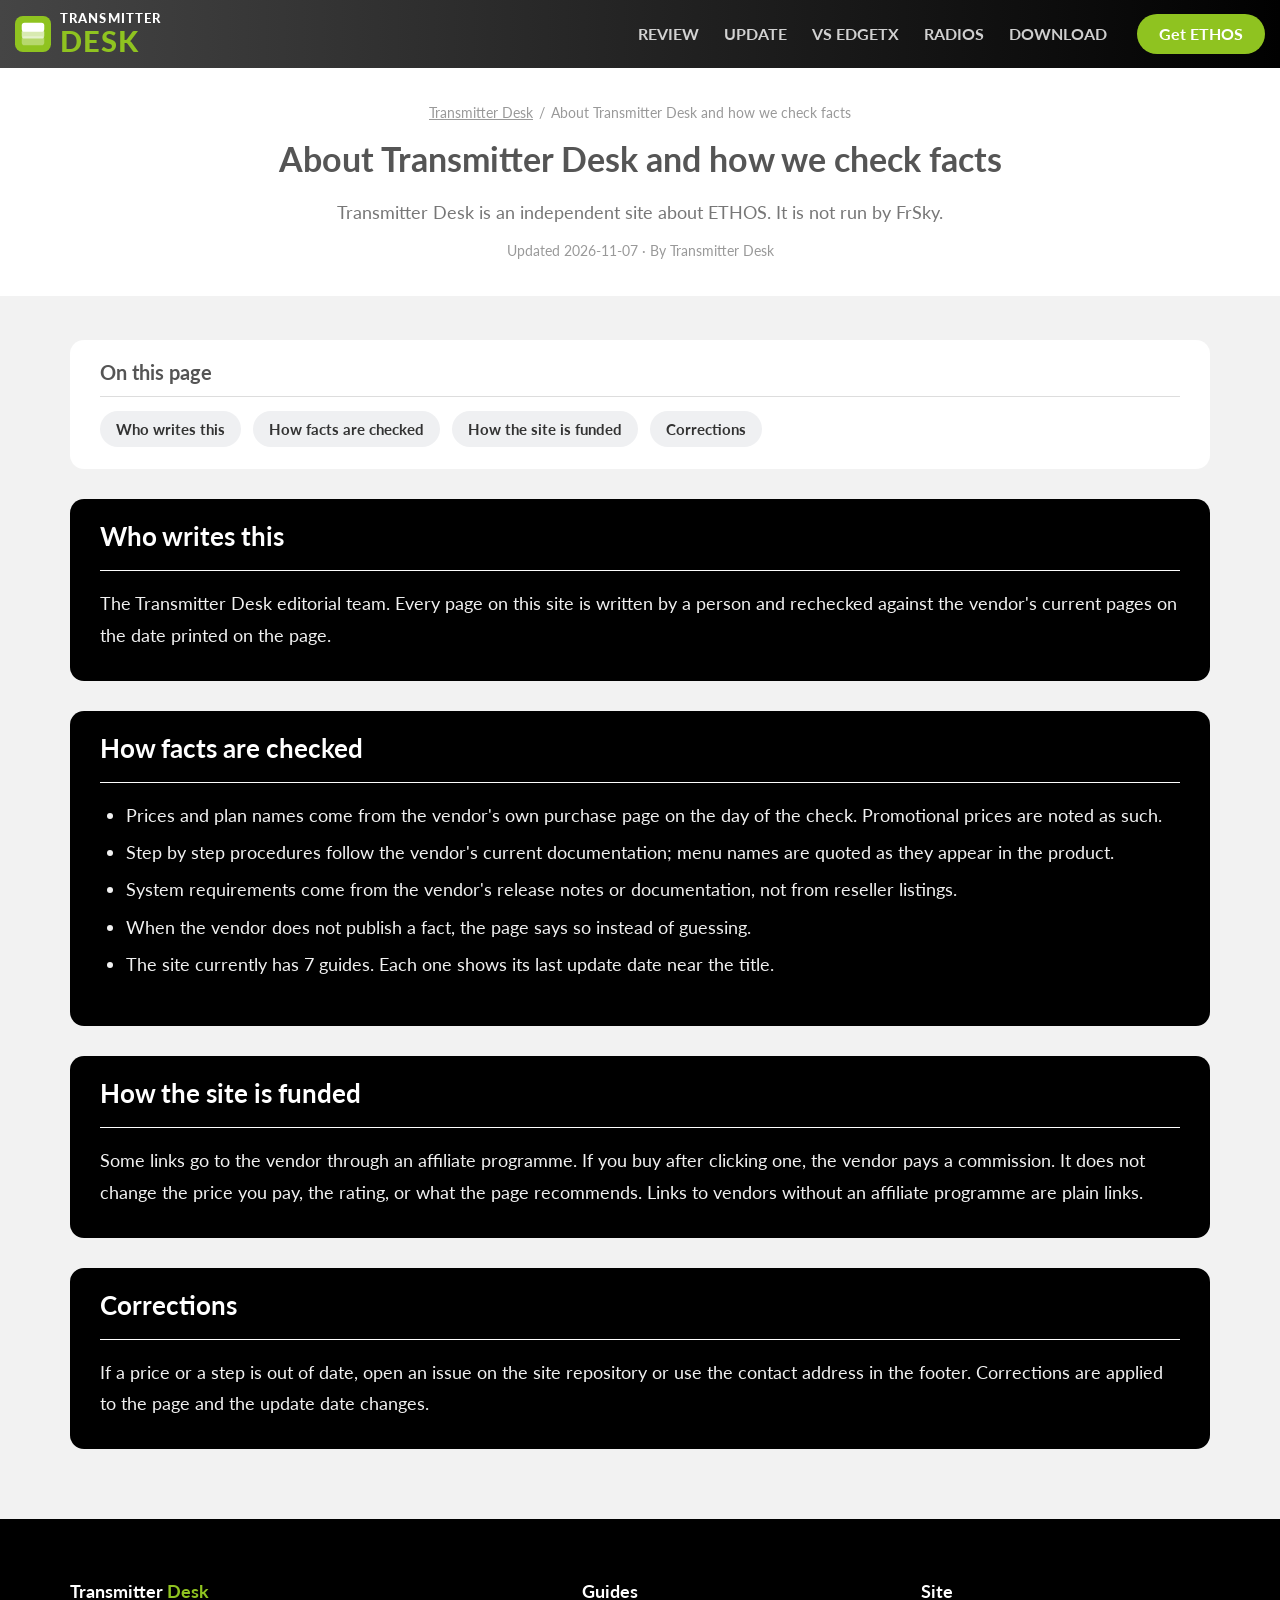
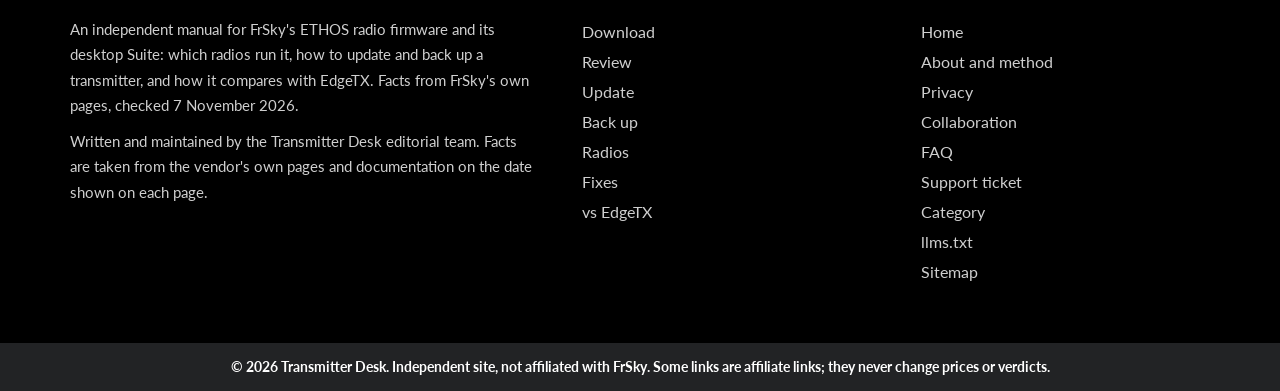
<file: about.html>
<!doctype html>
<html lang="en"><head>
<meta charset="utf-8">
<meta name="viewport" content="width=device-width,initial-scale=1">
<title>About Transmitter Desk</title>
<meta name="description" content="Who writes Transmitter Desk, how facts about ETHOS are checked, and how the site is funded.">
<link rel="canonical" href="https://ethos-suite.github.io/about.html">
<meta name="robots" content="index,follow,max-image-preview:large,max-snippet:-1">
<meta name="author" content="Transmitter Desk">
<meta property="og:type" content="article">
<meta property="og:title" content="About Transmitter Desk">
<meta property="og:description" content="Who writes Transmitter Desk, how facts about ETHOS are checked, and how the site is funded.">
<meta property="og:url" content="https://ethos-suite.github.io/about.html">
<meta property="og:image" content="https://ethos-suite.github.io/assets/og.png">
<meta property="og:site_name" content="Transmitter Desk">
<meta property="article:published_time" content="2026-11-07">
<meta property="article:modified_time" content="2026-11-07">
<meta name="twitter:card" content="summary_large_image">
<link rel="icon" href="assets/favicon.svg" type="image/svg+xml">
<link rel="icon" href="assets/favicon-32.png" sizes="32x32" type="image/png">
<link rel="apple-touch-icon" href="assets/apple-touch-icon.png">
<link rel="preconnect" href="https://fonts.googleapis.com">
<link rel="preconnect" href="https://fonts.gstatic.com" crossorigin>
<link href="https://fonts.googleapis.com/css2?family=Mulish:wght@400;500;600;700&family=Geist+Mono:wght@400;500&display=swap" rel="stylesheet">
<link rel="stylesheet" href="assets/style.css">
<script type="application/ld+json">{"@context": "https://schema.org", "@graph": [{"@type": "Organization", "@id": "https://ethos-suite.github.io/#org", "name": "Transmitter Desk", "url": "https://ethos-suite.github.io/", "logo": {"@type": "ImageObject", "url": "https://ethos-suite.github.io/assets/og.png"}}, {"@type": "WebSite", "@id": "https://ethos-suite.github.io/#site", "name": "Transmitter Desk", "url": "https://ethos-suite.github.io/", "publisher": {"@id": "https://ethos-suite.github.io/#org"}, "inLanguage": "en"}, {"@type": "SoftwareApplication", "@id": "https://ethos-suite.github.io/#product", "name": "ETHOS", "applicationCategory": "UtilitiesApplication", "operatingSystem": "FrSky transmitters; FrSky Suite for Windows and macOS", "url": "https://ethos.frsky-rc.com/", "softwareVersion": "26.1.2", "publisher": {"@type": "Organization", "name": "FrSky"}, "sameAs": ["https://ethos.frsky-rc.com/", "https://github.com/FrSkyRC/ETHOS-Feedback-Community"], "offers": [{"@type": "Offer", "name": "ETHOS firmware", "price": "0", "priceCurrency": "USD", "url": "https://ethos.frsky-rc.com/", "description": "no price published, download for supported FrSky radios"}, {"@type": "Offer", "name": "FrSky Suite", "price": "0", "priceCurrency": "USD", "url": "https://ethos.frsky-rc.com/", "description": "no price published, download for Windows and macOS"}]}, {"@type": "WebPage", "@id": "https://ethos-suite.github.io/about.html#webpage", "url": "https://ethos-suite.github.io/about.html", "name": "About Transmitter Desk", "description": "Who writes Transmitter Desk, how facts about ETHOS are checked, and how the site is funded.", "isPartOf": {"@id": "https://ethos-suite.github.io/#site"}, "about": {"@id": "https://ethos-suite.github.io/#product"}, "datePublished": "2026-11-07", "dateModified": "2026-11-07", "inLanguage": "en", "breadcrumb": {"@id": "https://ethos-suite.github.io/about.html#crumbs"}, "speakable": {"@type": "SpeakableSpecification", "cssSelector": [".answer", ".keyfacts", ".hero .lede"]}}, {"@type": "BreadcrumbList", "@id": "https://ethos-suite.github.io/about.html#crumbs", "itemListElement": [{"@type": "ListItem", "position": 1, "name": "Transmitter Desk", "item": "https://ethos-suite.github.io/"}, {"@type": "ListItem", "position": 2, "name": "About Transmitter Desk and how we check facts", "item": "https://ethos-suite.github.io/about.html"}]}, {"@type": "Article", "headline": "About Transmitter Desk and how we check facts", "description": "Who writes Transmitter Desk, how facts about ETHOS are checked, and how the site is funded.", "author": {"@id": "https://ethos-suite.github.io/#org"}, "publisher": {"@id": "https://ethos-suite.github.io/#org"}, "datePublished": "2026-11-07", "dateModified": "2026-11-07", "mainEntityOfPage": {"@id": "https://ethos-suite.github.io/about.html#webpage"}, "about": {"@id": "https://ethos-suite.github.io/#product"}, "inLanguage": "en"}]}</script>
<script async src="https://www.googletagmanager.com/gtag/js?id=G-6E0PQVBPX2"></script>
<script>window.dataLayer=window.dataLayer||[];function gtag(){dataLayer.push(arguments)}gtag('js',new Date());gtag('config','G-6E0PQVBPX2');</script>
<link rel="alternate" type="application/rss+xml" title="Transmitter Desk" href="https://ethos-suite.github.io/feed.xml">
</head><body>
<a class="skip" href="#main">Skip to content</a>
<header class="site"><div class="wrap"><button class="burger" type="button" aria-label="Menu" aria-controls="menu" aria-expanded="false"><span></span><span></span><span></span></button><a class="logo" href="index.html" aria-label="Transmitter Desk, home"><svg class="mark" aria-hidden="true" xmlns="http://www.w3.org/2000/svg" viewBox="0 0 32 32" width="36" height="36"><rect width="32" height="32" rx="7" fill="#8fc320"/><rect x="6" y="18" width="20" height="8" rx="2.5" fill="#fff" fill-opacity="0.35"/><rect x="6" y="12" width="20" height="8" rx="2.5" fill="#fff" fill-opacity="0.65"/><rect x="6" y="6" width="20" height="8" rx="2.5" fill="#fff"/></svg><span class="lt"><span class="l1">TRANSMITTER</span><span class="l2">DESK</span></span></a><nav class="main-nav" id="menu" aria-label="Site"><a href="review.html">Review</a><a href="update-firmware.html">Update</a><a href="ethos-vs-edgetx.html">vs EdgeTX</a><a href="supported-radios.html">Radios</a><a href="download.html">Download</a></nav><a class="hbtn" href="download.html" data-track="funnel" data-offer="frsky-rc" data-place="header">Get ETHOS</a></div></header><div class="scrim" hidden></div><button class="menu-close" type="button" aria-label="Close menu"></button><svg width="0" height="0" style="position:absolute" aria-hidden="true" focusable="false"><symbol id="i-review" viewBox="0 0 24 24" fill="none" stroke="currentColor" stroke-width="1.8" stroke-linecap="round" stroke-linejoin="round"><path d="M12 3l2.8 5.9 6.2.8-4.6 4.3 1.2 6.4L12 17.3 6.4 20.4l1.2-6.4L3 9.7l6.2-.8z"/></symbol><symbol id="i-download" viewBox="0 0 24 24" fill="none" stroke="currentColor" stroke-width="1.8" stroke-linecap="round" stroke-linejoin="round"><path d="M12 4v10M7.5 10 12 14.5 16.5 10M5 19h14"/></symbol><symbol id="i-update" viewBox="0 0 24 24" fill="none" stroke="currentColor" stroke-width="1.8" stroke-linecap="round" stroke-linejoin="round"><path d="M20 12a8 8 0 1 1-2.5-5.8M20 4v5h-5"/></symbol><symbol id="i-backup" viewBox="0 0 24 24" fill="none" stroke="currentColor" stroke-width="1.8" stroke-linecap="round" stroke-linejoin="round"><ellipse cx="12" cy="6" rx="7" ry="3"/><path d="M5 6v12c0 1.7 3.1 3 7 3s7-1.3 7-3V6M5 12c0 1.7 3.1 3 7 3s7-1.3 7-3"/></symbol><symbol id="i-radio" viewBox="0 0 24 24" fill="none" stroke="currentColor" stroke-width="1.8" stroke-linecap="round" stroke-linejoin="round"><rect x="4" y="9" width="16" height="11" rx="2.5"/><path d="M9 9 7 3M8.5 14.5h.01M15.5 14.5h.01M10 18h4"/></symbol><symbol id="i-fix" viewBox="0 0 24 24" fill="none" stroke="currentColor" stroke-width="1.8" stroke-linecap="round" stroke-linejoin="round"><path d="M15 5a4 4 0 0 1 4.8 4.8l-3.3-1.4-1.4-3.4zM9.5 12.5 4 18l2 2 5.5-5.5"/></symbol><symbol id="i-vs" viewBox="0 0 24 24" fill="none" stroke="currentColor" stroke-width="1.8" stroke-linecap="round" stroke-linejoin="round"><path d="M4 8h14M14 4l4 4-4 4M20 16H6M10 12l-4 4 4 4"/></symbol><symbol id="i-info" viewBox="0 0 24 24" fill="none" stroke="currentColor" stroke-width="1.8" stroke-linecap="round" stroke-linejoin="round"><circle cx="12" cy="12" r="9"/><path d="M12 11v6M12 7.5h.01"/></symbol><symbol id="i-lock" viewBox="0 0 24 24" fill="none" stroke="currentColor" stroke-width="1.8" stroke-linecap="round" stroke-linejoin="round"><rect x="5" y="11" width="14" height="9" rx="2"/><path d="M8 11V8a4 4 0 0 1 8 0v3"/></symbol><symbol id="i-doc" viewBox="0 0 24 24" fill="none" stroke="currentColor" stroke-width="1.8" stroke-linecap="round" stroke-linejoin="round"><path d="M7 3h7l5 5v13H7zM14 3v5h5"/></symbol><symbol id="i-help" viewBox="0 0 24 24" fill="none" stroke="currentColor" stroke-width="1.8" stroke-linecap="round" stroke-linejoin="round"><circle cx="12" cy="12" r="9"/><path d="M9.5 9.5a2.5 2.5 0 1 1 3.5 2.3c-.7.4-1 .9-1 1.7M12 17h.01"/></symbol><symbol id="i-ticket" viewBox="0 0 24 24" fill="none" stroke="currentColor" stroke-width="1.8" stroke-linecap="round" stroke-linejoin="round"><path d="M3 8a2 2 0 0 1 2-2h14a2 2 0 0 1 2 2v2a2 2 0 0 0 0 4v2a2 2 0 0 1-2 2H5a2 2 0 0 1-2-2v-2a2 2 0 0 0 0-4Z"/></symbol><symbol id="i-people" viewBox="0 0 24 24" fill="none" stroke="currentColor" stroke-width="1.8" stroke-linecap="round" stroke-linejoin="round"><path d="M16 20v-1a4 4 0 0 0-4-4H8a4 4 0 0 0-4 4v1M10 11a3.5 3.5 0 1 0 0-7 3.5 3.5 0 0 0 0 7M20 20v-1a3 3 0 0 0-2-2.8M15.5 4.3a3.5 3.5 0 0 1 0 6.4"/></symbol><symbol id="i-search" viewBox="0 0 24 24" fill="none" stroke="currentColor" stroke-width="1.8" stroke-linecap="round" stroke-linejoin="round"><path d="M11 4a7 7 0 1 0 0 14 7 7 0 0 0 0-14zM21 21l-5-5"/></symbol><symbol id="i-arrow" viewBox="0 0 24 24" fill="none" stroke="currentColor" stroke-width="1.8" stroke-linecap="round" stroke-linejoin="round"><path d="M5 12h14M13 6l6 6-6 6"/></symbol><symbol id="i-mail" viewBox="0 0 24 24" fill="none" stroke="currentColor" stroke-width="1.8" stroke-linecap="round" stroke-linejoin="round"><rect x="3" y="5" width="18" height="14" rx="2"/><path d="m3 7 9 7 9-7"/></symbol><symbol id="i-list" viewBox="0 0 24 24" fill="none" stroke="currentColor" stroke-width="1.8" stroke-linecap="round" stroke-linejoin="round"><path d="M8 6h12M8 12h12M8 18h12M4 6h.01M4 12h.01M4 18h.01"/></symbol></svg><main id="main" class="main"><div class="titleband"><div class="c"><ol class="crumbs"><li><a href="index.html">Transmitter Desk</a></li><li>/</li><li aria-current="page">About Transmitter Desk and how we check facts</li></ol><h1>About Transmitter Desk and how we check facts</h1><p class="lede">Transmitter Desk is an independent site about ETHOS. It is not run by FrSky.</p><p class="meta">Updated <time datetime="2026-11-07">2026-11-07</time> · By Transmitter Desk</p></div></div><div class="graybody"><div class="c"><nav class="toc" aria-label="On this page"><h2>On this page</h2><a href="#who">Who writes this</a><a href="#method">How facts are checked</a><a href="#money">How the site is funded</a><a href="#contact">Corrections</a></nav><article><section id="who">
<h2>Who writes this</h2>
<p>The Transmitter Desk editorial team. Every page on this site is written by a person and rechecked against the vendor's current pages on the date printed on the page.</p>
</section>
<section id="method">
<h2>How facts are checked</h2>
<ul><li>Prices and plan names come from the vendor's own purchase page on the day of the check. Promotional prices are noted as such.</li><li>Step by step procedures follow the vendor's current documentation; menu names are quoted as they appear in the product.</li><li>System requirements come from the vendor's release notes or documentation, not from reseller listings.</li><li>When the vendor does not publish a fact, the page says so instead of guessing.</li><li>The site currently has 7 guides. Each one shows its last update date near the title.</li></ul>
</section>
<section id="money">
<h2>How the site is funded</h2>
<p>Some links go to the vendor through an affiliate programme. If you buy after clicking one, the vendor pays a commission. It does not change the price you pay, the rating, or what the page recommends. Links to vendors without an affiliate programme are plain links.</p>
</section>
<section id="contact">
<h2>Corrections</h2>
<p>If a price or a step is out of date, open an issue on the site repository or use the contact address in the footer. Corrections are applied to the page and the update date changes.</p>
</section></article></div></div></main><footer class="site"><div class="fhelp"><div class="c"><div class="cols"><div><p class="fh">Transmitter <b>Desk</b></p><p>An independent manual for FrSky's ETHOS radio firmware and its desktop Suite: which radios run it, how to update and back up a transmitter, and how it compares with EdgeTX. Facts from FrSky's own pages, checked 7 November 2026.</p><p>Written and maintained by the Transmitter Desk editorial team. Facts are taken from the vendor's own pages and documentation on the date shown on each page.</p></div><div><p class="fh">Guides</p><a href="download.html">Download</a><a href="review.html">Review</a><a href="update-firmware.html">Update</a><a href="backup-models.html">Back up</a><a href="supported-radios.html">Radios</a><a href="troubleshooting.html">Fixes</a><a href="ethos-vs-edgetx.html">vs EdgeTX</a></div><div><p class="fh">Site</p><a href="index.html">Home</a><a href="about.html">About and method</a><a href="privacy.html">Privacy</a><a href="index.html">Collaboration</a><a href="index.html">FAQ</a><a href="index.html">Support ticket</a><a href="index.html">Category</a><a href="llms.txt">llms.txt</a><a href="sitemap.xml">Sitemap</a></div></div></div></div><div class="fbar"><div class="c">&copy; 2026 Transmitter Desk. Independent site, not affiliated with FrSky. Some links are affiliate links; they never change prices or verdicts.</div></div></footer>
<script src="assets/track.js"></script>
<script src="assets/site.js" defer></script>
<script src="assets/captcha-widget.js"></script>
</body></html>
</file>
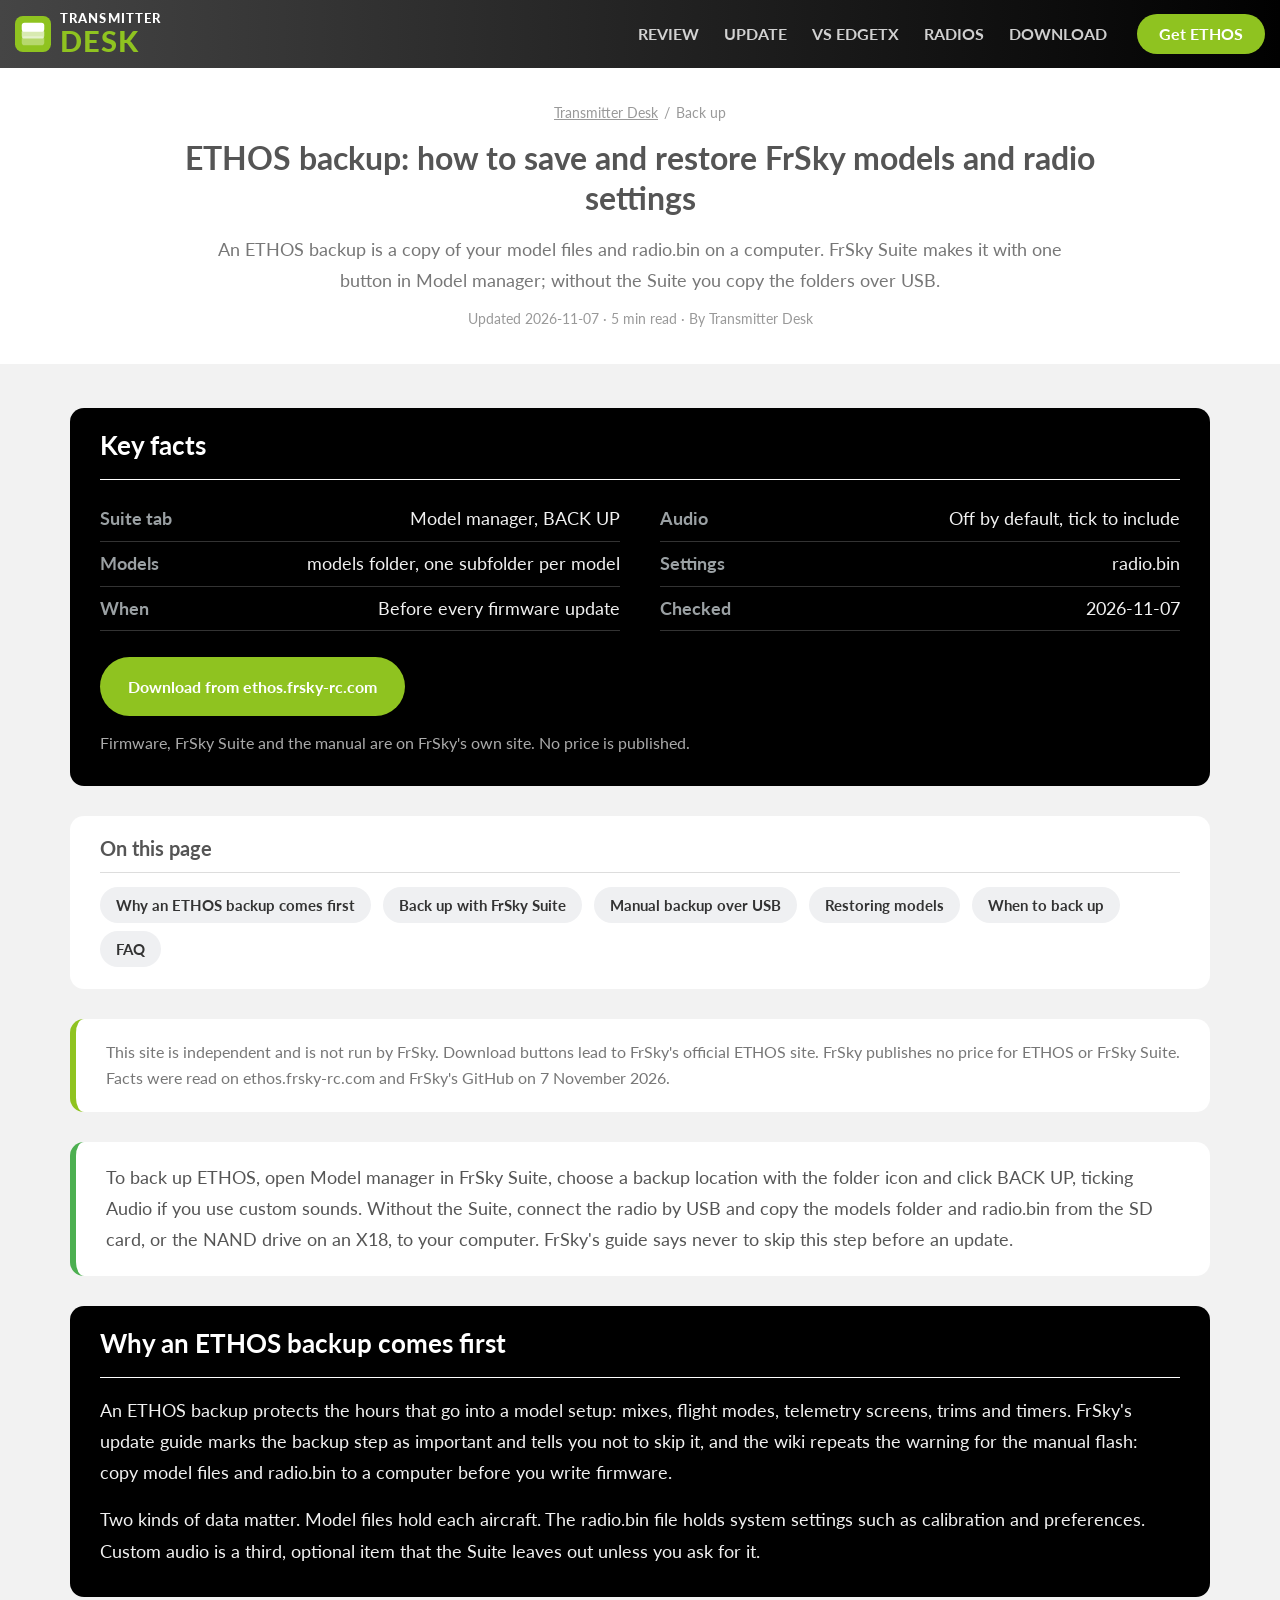
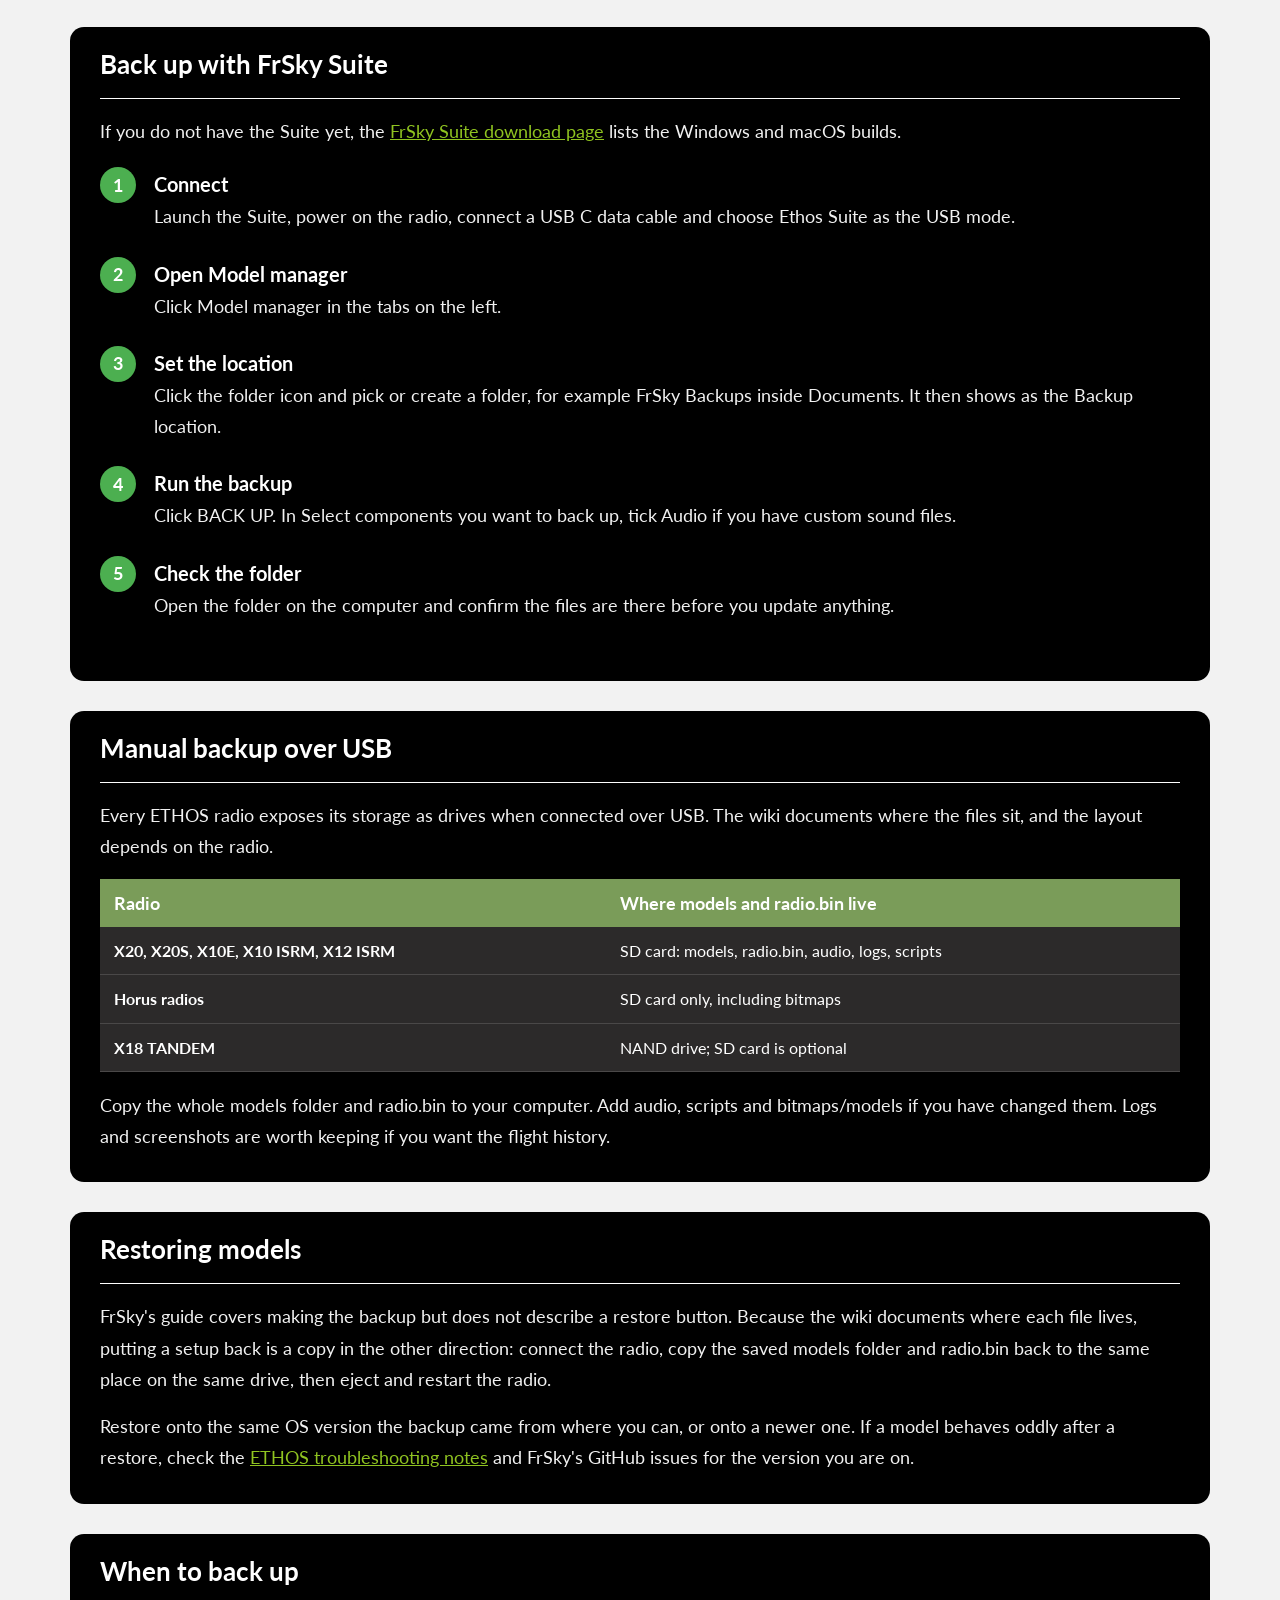
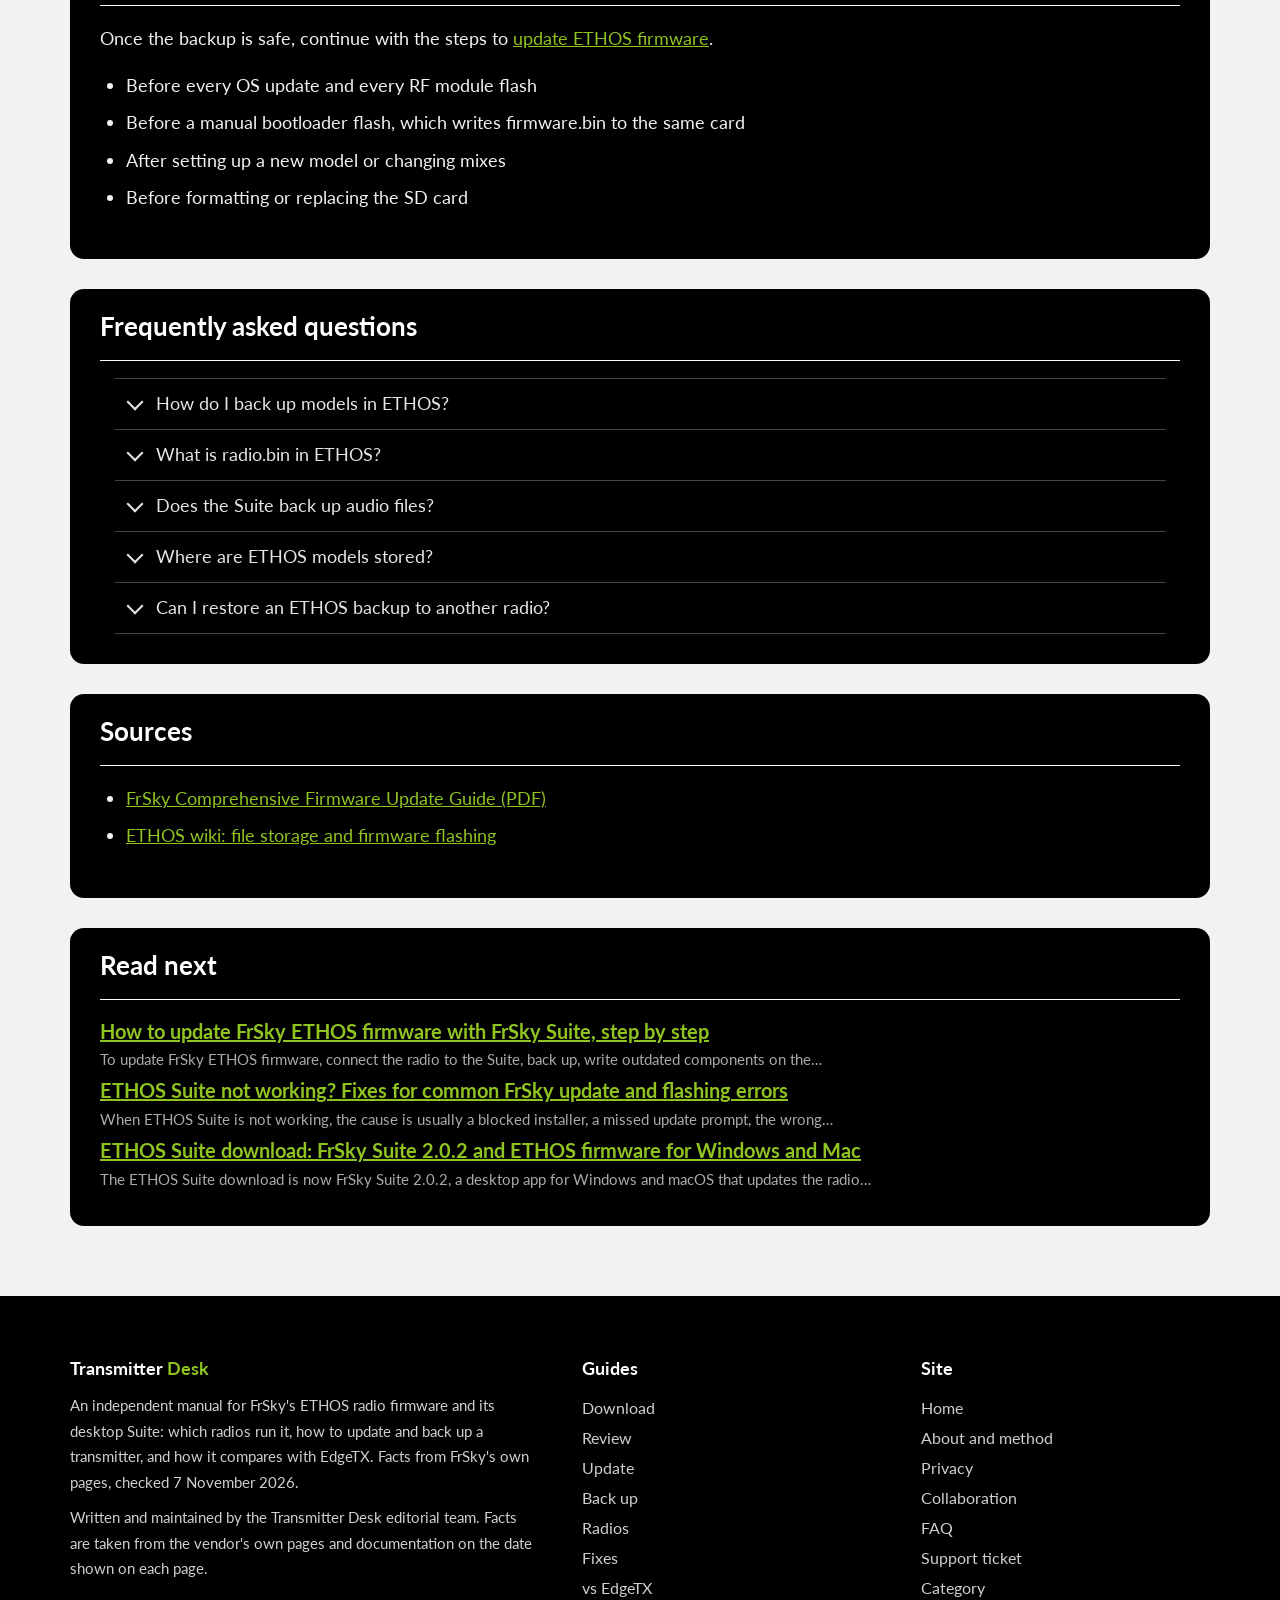
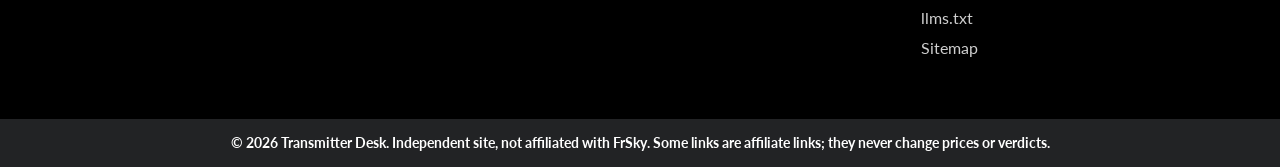
<file: backup-models.html>
<!doctype html>
<html lang="en"><head>
<meta charset="utf-8">
<meta name="viewport" content="width=device-width,initial-scale=1">
<title>ETHOS Backup: Save and Restore FrSky Models and radio.bin</title>
<meta name="description" content="Back up ETHOS models with the Suite Model manager or by copying the models folder and radio.bin over USB, and put them back after a flash.">
<link rel="canonical" href="https://ethos-suite.github.io/backup-models.html">
<meta name="robots" content="index,follow,max-image-preview:large,max-snippet:-1">
<meta name="author" content="Transmitter Desk">
<meta property="og:type" content="article">
<meta property="og:title" content="ETHOS Backup: Save and Restore FrSky Models and radio.bin">
<meta property="og:description" content="Back up ETHOS models with the Suite Model manager or by copying the models folder and radio.bin over USB, and put them back after a flash.">
<meta property="og:url" content="https://ethos-suite.github.io/backup-models.html">
<meta property="og:image" content="https://ethos-suite.github.io/assets/og.png">
<meta property="og:site_name" content="Transmitter Desk">
<meta property="article:published_time" content="2026-11-07">
<meta property="article:modified_time" content="2026-11-07">
<meta name="twitter:card" content="summary_large_image">
<link rel="icon" href="assets/favicon.svg" type="image/svg+xml">
<link rel="icon" href="assets/favicon-32.png" sizes="32x32" type="image/png">
<link rel="apple-touch-icon" href="assets/apple-touch-icon.png">
<link rel="preconnect" href="https://fonts.googleapis.com">
<link rel="preconnect" href="https://fonts.gstatic.com" crossorigin>
<link href="https://fonts.googleapis.com/css2?family=Mulish:wght@400;500;600;700&family=Geist+Mono:wght@400;500&display=swap" rel="stylesheet">
<link rel="stylesheet" href="assets/style.css">
<script type="application/ld+json">{"@context": "https://schema.org", "@graph": [{"@type": "Organization", "@id": "https://ethos-suite.github.io/#org", "name": "Transmitter Desk", "url": "https://ethos-suite.github.io/", "logo": {"@type": "ImageObject", "url": "https://ethos-suite.github.io/assets/og.png"}}, {"@type": "WebSite", "@id": "https://ethos-suite.github.io/#site", "name": "Transmitter Desk", "url": "https://ethos-suite.github.io/", "publisher": {"@id": "https://ethos-suite.github.io/#org"}, "inLanguage": "en"}, {"@type": "SoftwareApplication", "@id": "https://ethos-suite.github.io/#product", "name": "ETHOS", "applicationCategory": "UtilitiesApplication", "operatingSystem": "FrSky transmitters; FrSky Suite for Windows and macOS", "url": "https://ethos.frsky-rc.com/", "softwareVersion": "26.1.2", "publisher": {"@type": "Organization", "name": "FrSky"}, "sameAs": ["https://ethos.frsky-rc.com/", "https://github.com/FrSkyRC/ETHOS-Feedback-Community"], "offers": [{"@type": "Offer", "name": "ETHOS firmware", "price": "0", "priceCurrency": "USD", "url": "https://ethos.frsky-rc.com/", "description": "no price published, download for supported FrSky radios"}, {"@type": "Offer", "name": "FrSky Suite", "price": "0", "priceCurrency": "USD", "url": "https://ethos.frsky-rc.com/", "description": "no price published, download for Windows and macOS"}]}, {"@type": "WebPage", "@id": "https://ethos-suite.github.io/backup-models.html#webpage", "url": "https://ethos-suite.github.io/backup-models.html", "name": "ETHOS Backup: Save and Restore FrSky Models and radio.bin", "description": "Back up ETHOS models with the Suite Model manager or by copying the models folder and radio.bin over USB, and put them back after a flash.", "isPartOf": {"@id": "https://ethos-suite.github.io/#site"}, "about": {"@id": "https://ethos-suite.github.io/#product"}, "datePublished": "2026-11-07", "dateModified": "2026-11-07", "inLanguage": "en", "breadcrumb": {"@id": "https://ethos-suite.github.io/backup-models.html#crumbs"}, "speakable": {"@type": "SpeakableSpecification", "cssSelector": [".answer", ".keyfacts", ".hero .lede"]}}, {"@type": "BreadcrumbList", "@id": "https://ethos-suite.github.io/backup-models.html#crumbs", "itemListElement": [{"@type": "ListItem", "position": 1, "name": "Transmitter Desk", "item": "https://ethos-suite.github.io/"}, {"@type": "ListItem", "position": 2, "name": "ETHOS backup: how to save and restore FrSky models and radio settings", "item": "https://ethos-suite.github.io/backup-models.html"}]}, {"@type": "HowTo", "name": "ETHOS backup: how to save and restore FrSky models and radio settings", "step": [{"@type": "HowToStep", "position": 1, "name": "Connect", "text": "Launch the Suite, power on the radio, connect a USB C data cable and choose Ethos Suite as the USB mode."}, {"@type": "HowToStep", "position": 2, "name": "Open Model manager", "text": "Click Model manager in the tabs on the left."}, {"@type": "HowToStep", "position": 3, "name": "Set the location", "text": "Click the folder icon and pick or create a folder, for example FrSky Backups inside Documents. It then shows as the Backup location."}, {"@type": "HowToStep", "position": 4, "name": "Run the backup", "text": "Click BACK UP. In Select components you want to back up, tick Audio if you have custom sound files."}, {"@type": "HowToStep", "position": 5, "name": "Check the folder", "text": "Open the folder on the computer and confirm the files are there before you update anything."}], "headline": "ETHOS backup: how to save and restore FrSky models and radio settings", "description": "Back up ETHOS models with the Suite Model manager or by copying the models folder and radio.bin over USB, and put them back after a flash.", "author": {"@id": "https://ethos-suite.github.io/#org"}, "publisher": {"@id": "https://ethos-suite.github.io/#org"}, "datePublished": "2026-11-07", "dateModified": "2026-11-07", "mainEntityOfPage": {"@id": "https://ethos-suite.github.io/backup-models.html#webpage"}, "about": {"@id": "https://ethos-suite.github.io/#product"}, "inLanguage": "en"}, {"@type": "FAQPage", "mainEntity": [{"@type": "Question", "name": "How do I back up models in ETHOS?", "acceptedAnswer": {"@type": "Answer", "text": "In FrSky Suite, open Model manager, set a backup location with the folder icon and click BACK UP. Without the Suite, copy the models folder and radio.bin from the radio's SD card, or NAND drive on an X18, over USB."}}, {"@type": "Question", "name": "What is radio.bin in ETHOS?", "acceptedAnswer": {"@type": "Answer", "text": "FrSky's wiki describes radio.bin as the file holding the radio's system settings. It sits next to the models folder on the SD card, or on the NAND drive on the X18, and should be backed up with your models."}}, {"@type": "Question", "name": "Does the Suite back up audio files?", "acceptedAnswer": {"@type": "Answer", "text": "Only if you ask. In the Select components you want to back up window, Audio is off by default; tick it to include custom sound files."}}, {"@type": "Question", "name": "Where are ETHOS models stored?", "acceptedAnswer": {"@type": "Answer", "text": "In a models folder with one subfolder per model. On the X20, X10 and X12 families it is on the SD card; on the X18 it is on the internal NAND drive."}}, {"@type": "Question", "name": "Can I restore an ETHOS backup to another radio?", "acceptedAnswer": {"@type": "Answer", "text": "FrSky does not document moving models between radio types. File locations differ between the X18 and other models, so check the destination radio's storage layout before copying."}}]}]}</script>
<script async src="https://www.googletagmanager.com/gtag/js?id=G-6E0PQVBPX2"></script>
<script>window.dataLayer=window.dataLayer||[];function gtag(){dataLayer.push(arguments)}gtag('js',new Date());gtag('config','G-6E0PQVBPX2');</script>
<link rel="alternate" type="application/rss+xml" title="Transmitter Desk" href="https://ethos-suite.github.io/feed.xml">
</head><body>
<a class="skip" href="#main">Skip to content</a>
<header class="site"><div class="wrap"><button class="burger" type="button" aria-label="Menu" aria-controls="menu" aria-expanded="false"><span></span><span></span><span></span></button><a class="logo" href="index.html" aria-label="Transmitter Desk, home"><svg class="mark" aria-hidden="true" xmlns="http://www.w3.org/2000/svg" viewBox="0 0 32 32" width="36" height="36"><rect width="32" height="32" rx="7" fill="#8fc320"/><rect x="6" y="18" width="20" height="8" rx="2.5" fill="#fff" fill-opacity="0.35"/><rect x="6" y="12" width="20" height="8" rx="2.5" fill="#fff" fill-opacity="0.65"/><rect x="6" y="6" width="20" height="8" rx="2.5" fill="#fff"/></svg><span class="lt"><span class="l1">TRANSMITTER</span><span class="l2">DESK</span></span></a><nav class="main-nav" id="menu" aria-label="Site"><a href="review.html">Review</a><a href="update-firmware.html">Update</a><a href="ethos-vs-edgetx.html">vs EdgeTX</a><a href="supported-radios.html">Radios</a><a href="download.html">Download</a></nav><a class="hbtn" href="download.html" data-track="funnel" data-offer="frsky-rc" data-place="header">Get ETHOS</a></div></header><div class="scrim" hidden></div><button class="menu-close" type="button" aria-label="Close menu"></button><svg width="0" height="0" style="position:absolute" aria-hidden="true" focusable="false"><symbol id="i-review" viewBox="0 0 24 24" fill="none" stroke="currentColor" stroke-width="1.8" stroke-linecap="round" stroke-linejoin="round"><path d="M12 3l2.8 5.9 6.2.8-4.6 4.3 1.2 6.4L12 17.3 6.4 20.4l1.2-6.4L3 9.7l6.2-.8z"/></symbol><symbol id="i-download" viewBox="0 0 24 24" fill="none" stroke="currentColor" stroke-width="1.8" stroke-linecap="round" stroke-linejoin="round"><path d="M12 4v10M7.5 10 12 14.5 16.5 10M5 19h14"/></symbol><symbol id="i-update" viewBox="0 0 24 24" fill="none" stroke="currentColor" stroke-width="1.8" stroke-linecap="round" stroke-linejoin="round"><path d="M20 12a8 8 0 1 1-2.5-5.8M20 4v5h-5"/></symbol><symbol id="i-backup" viewBox="0 0 24 24" fill="none" stroke="currentColor" stroke-width="1.8" stroke-linecap="round" stroke-linejoin="round"><ellipse cx="12" cy="6" rx="7" ry="3"/><path d="M5 6v12c0 1.7 3.1 3 7 3s7-1.3 7-3V6M5 12c0 1.7 3.1 3 7 3s7-1.3 7-3"/></symbol><symbol id="i-radio" viewBox="0 0 24 24" fill="none" stroke="currentColor" stroke-width="1.8" stroke-linecap="round" stroke-linejoin="round"><rect x="4" y="9" width="16" height="11" rx="2.5"/><path d="M9 9 7 3M8.5 14.5h.01M15.5 14.5h.01M10 18h4"/></symbol><symbol id="i-fix" viewBox="0 0 24 24" fill="none" stroke="currentColor" stroke-width="1.8" stroke-linecap="round" stroke-linejoin="round"><path d="M15 5a4 4 0 0 1 4.8 4.8l-3.3-1.4-1.4-3.4zM9.5 12.5 4 18l2 2 5.5-5.5"/></symbol><symbol id="i-vs" viewBox="0 0 24 24" fill="none" stroke="currentColor" stroke-width="1.8" stroke-linecap="round" stroke-linejoin="round"><path d="M4 8h14M14 4l4 4-4 4M20 16H6M10 12l-4 4 4 4"/></symbol><symbol id="i-info" viewBox="0 0 24 24" fill="none" stroke="currentColor" stroke-width="1.8" stroke-linecap="round" stroke-linejoin="round"><circle cx="12" cy="12" r="9"/><path d="M12 11v6M12 7.5h.01"/></symbol><symbol id="i-lock" viewBox="0 0 24 24" fill="none" stroke="currentColor" stroke-width="1.8" stroke-linecap="round" stroke-linejoin="round"><rect x="5" y="11" width="14" height="9" rx="2"/><path d="M8 11V8a4 4 0 0 1 8 0v3"/></symbol><symbol id="i-doc" viewBox="0 0 24 24" fill="none" stroke="currentColor" stroke-width="1.8" stroke-linecap="round" stroke-linejoin="round"><path d="M7 3h7l5 5v13H7zM14 3v5h5"/></symbol><symbol id="i-help" viewBox="0 0 24 24" fill="none" stroke="currentColor" stroke-width="1.8" stroke-linecap="round" stroke-linejoin="round"><circle cx="12" cy="12" r="9"/><path d="M9.5 9.5a2.5 2.5 0 1 1 3.5 2.3c-.7.4-1 .9-1 1.7M12 17h.01"/></symbol><symbol id="i-ticket" viewBox="0 0 24 24" fill="none" stroke="currentColor" stroke-width="1.8" stroke-linecap="round" stroke-linejoin="round"><path d="M3 8a2 2 0 0 1 2-2h14a2 2 0 0 1 2 2v2a2 2 0 0 0 0 4v2a2 2 0 0 1-2 2H5a2 2 0 0 1-2-2v-2a2 2 0 0 0 0-4Z"/></symbol><symbol id="i-people" viewBox="0 0 24 24" fill="none" stroke="currentColor" stroke-width="1.8" stroke-linecap="round" stroke-linejoin="round"><path d="M16 20v-1a4 4 0 0 0-4-4H8a4 4 0 0 0-4 4v1M10 11a3.5 3.5 0 1 0 0-7 3.5 3.5 0 0 0 0 7M20 20v-1a3 3 0 0 0-2-2.8M15.5 4.3a3.5 3.5 0 0 1 0 6.4"/></symbol><symbol id="i-search" viewBox="0 0 24 24" fill="none" stroke="currentColor" stroke-width="1.8" stroke-linecap="round" stroke-linejoin="round"><path d="M11 4a7 7 0 1 0 0 14 7 7 0 0 0 0-14zM21 21l-5-5"/></symbol><symbol id="i-arrow" viewBox="0 0 24 24" fill="none" stroke="currentColor" stroke-width="1.8" stroke-linecap="round" stroke-linejoin="round"><path d="M5 12h14M13 6l6 6-6 6"/></symbol><symbol id="i-mail" viewBox="0 0 24 24" fill="none" stroke="currentColor" stroke-width="1.8" stroke-linecap="round" stroke-linejoin="round"><rect x="3" y="5" width="18" height="14" rx="2"/><path d="m3 7 9 7 9-7"/></symbol><symbol id="i-list" viewBox="0 0 24 24" fill="none" stroke="currentColor" stroke-width="1.8" stroke-linecap="round" stroke-linejoin="round"><path d="M8 6h12M8 12h12M8 18h12M4 6h.01M4 12h.01M4 18h.01"/></symbol></svg><main id="main" class="main"><div class="titleband"><div class="c"><ol class="crumbs"><li><a href="index.html">Transmitter Desk</a></li><li>/</li><li aria-current="page">Back up</li></ol><h1 class="long">ETHOS backup: how to save and restore FrSky models and radio settings</h1><p class="lede">An ETHOS backup is a copy of your model files and radio.bin on a computer. FrSky Suite makes it with one button in Model manager; without the Suite you copy the folders over USB.</p><p class="meta">Updated <time datetime="2026-11-07">2026-11-07</time> · 5 min read · By Transmitter Desk</p></div></div><div class="graybody"><div class="c"><aside class="facts" aria-label="Key facts"><h2>Key facts</h2><ul class="keyfacts"><li><span>Suite tab</span><span>Model manager, BACK UP</span></li><li><span>Audio</span><span>Off by default, tick to include</span></li><li><span>Models</span><span>models folder, one subfolder per model</span></li><li><span>Settings</span><span>radio.bin</span></li><li><span>When</span><span>Before every firmware update</span></li><li><span>Checked</span><span><time datetime="2026-11-07">2026-11-07</time></span></li></ul><a class="btn" href="download.html" data-track="funnel" data-offer="frsky-rc" data-place="facts">Download from ethos.frsky‑rc.com</a><p class="note">Firmware, FrSky Suite and the manual are on FrSky's own site. No price is published.</p></aside><nav class="toc" aria-label="On this page"><h2>On this page</h2><a href="#why">Why an ETHOS backup comes first</a><a href="#suite">Back up with FrSky Suite</a><a href="#manual">Manual backup over USB</a><a href="#restore">Restoring models</a><a href="#when">When to back up</a><a href="#faq">FAQ</a></nav><article><p class="disclosure">This site is independent and is not run by FrSky. Download buttons lead to FrSky's official ETHOS site. FrSky publishes no price for ETHOS or FrSky Suite. Facts were read on ethos.frsky-rc.com and FrSky's GitHub on 7 November 2026.</p><p class="answer">To back up ETHOS, open Model manager in FrSky Suite, choose a backup location with the folder icon and click BACK UP, ticking Audio if you use custom sounds. Without the Suite, connect the radio by USB and copy the models folder and radio.bin from the SD card, or the NAND drive on an X18, to your computer. FrSky's guide says never to skip this step before an update.</p><section id="why">
<h2>Why an ETHOS backup comes first</h2>
<p>An ETHOS backup protects the hours that go into a model setup: mixes, flight modes, telemetry screens, trims and timers. FrSky's update guide marks the backup step as important and tells you not to skip it, and the wiki repeats the warning for the manual flash: copy model files and radio.bin to a computer before you write firmware.</p>
<p>Two kinds of data matter. Model files hold each aircraft. The radio.bin file holds system settings such as calibration and preferences. Custom audio is a third, optional item that the Suite leaves out unless you ask for it.</p>
</section>
<section id="suite">
<h2>Back up with FrSky Suite</h2>
<p>If you do not have the Suite yet, the <a href="download.html">FrSky Suite download page</a> lists the Windows and macOS builds.</p>
<ol class="steps"><li><b>Connect</b>Launch the Suite, power on the radio, connect a USB C data cable and choose Ethos Suite as the USB mode.</li><li><b>Open Model manager</b>Click Model manager in the tabs on the left.</li><li><b>Set the location</b>Click the folder icon and pick or create a folder, for example FrSky Backups inside Documents. It then shows as the Backup location.</li><li><b>Run the backup</b>Click BACK UP. In Select components you want to back up, tick Audio if you have custom sound files.</li><li><b>Check the folder</b>Open the folder on the computer and confirm the files are there before you update anything.</li></ol>
</section>
<section id="manual">
<h2>Manual backup over USB</h2>
<p>Every ETHOS radio exposes its storage as drives when connected over USB. The wiki documents where the files sit, and the layout depends on the radio.</p>
<div class="tablewrap"><table><thead><tr><th>Radio</th><th>Where models and radio.bin live</th></tr></thead><tbody><tr><td>X20, X20S, X10E, X10 ISRM, X12 ISRM</td><td>SD card: models, radio.bin, audio, logs, scripts</td></tr><tr><td>Horus radios</td><td>SD card only, including bitmaps</td></tr><tr><td>X18 TANDEM</td><td>NAND drive; SD card is optional</td></tr></tbody></table></div>
<p>Copy the whole models folder and radio.bin to your computer. Add audio, scripts and bitmaps/models if you have changed them. Logs and screenshots are worth keeping if you want the flight history.</p>
</section>
<section id="restore">
<h2>Restoring models</h2>
<p>FrSky's guide covers making the backup but does not describe a restore button. Because the wiki documents where each file lives, putting a setup back is a copy in the other direction: connect the radio, copy the saved models folder and radio.bin back to the same place on the same drive, then eject and restart the radio.</p>
<p>Restore onto the same OS version the backup came from where you can, or onto a newer one. If a model behaves oddly after a restore, check the <a href="troubleshooting.html">ETHOS troubleshooting notes</a> and FrSky's GitHub issues for the version you are on.</p>
</section>
<section id="when">
<h2>When to back up</h2>
<p>Once the backup is safe, continue with the steps to <a href="update-firmware.html">update ETHOS firmware</a>.</p>
<ul><li>Before every OS update and every RF module flash</li><li>Before a manual bootloader flash, which writes firmware.bin to the same card</li><li>After setting up a new model or changing mixes</li><li>Before formatting or replacing the SD card</li></ul>
</section><section id="faq"><h2>Frequently asked questions</h2><div class="faq"><details><summary>How do I back up models in ETHOS?</summary><p>In FrSky Suite, open Model manager, set a backup location with the folder icon and click BACK UP. Without the Suite, copy the models folder and radio.bin from the radio's SD card, or NAND drive on an X18, over USB.</p></details><details><summary>What is radio.bin in ETHOS?</summary><p>FrSky's wiki describes radio.bin as the file holding the radio's system settings. It sits next to the models folder on the SD card, or on the NAND drive on the X18, and should be backed up with your models.</p></details><details><summary>Does the Suite back up audio files?</summary><p>Only if you ask. In the Select components you want to back up window, Audio is off by default; tick it to include custom sound files.</p></details><details><summary>Where are ETHOS models stored?</summary><p>In a models folder with one subfolder per model. On the X20, X10 and X12 families it is on the SD card; on the X18 it is on the internal NAND drive.</p></details><details><summary>Can I restore an ETHOS backup to another radio?</summary><p>FrSky does not document moving models between radio types. File locations differ between the X18 and other models, so check the destination radio's storage layout before copying.</p></details></div></section><section id="sources" class="sources"><h2>Sources</h2><ul><li><a href="https://ethos.frsky-rc.com/wp-content/uploads/ETHOS%20Guide/FrSky%20Comprehensive%20Firmware%20Update%20Guide.pdf" target="_blank" rel="noopener">FrSky Comprehensive Firmware Update Guide (PDF)</a></li><li><a href="https://github.com/FrSkyRC/ETHOS-Feedback-Community/wiki/Ethos-File-Storage-and-Firmware-Flashing" target="_blank" rel="noopener">ETHOS wiki: file storage and firmware flashing</a></li></ul></section><section id="related"><h2>Read next</h2><ul class="related"><li><a href="update-firmware.html">How to update FrSky ETHOS firmware with FrSky Suite, step by step</a><small>To update FrSky ETHOS firmware, connect the radio to the Suite, back up, write outdated components on the…</small></li><li><a href="troubleshooting.html">ETHOS Suite not working? Fixes for common FrSky update and flashing errors</a><small>When ETHOS Suite is not working, the cause is usually a blocked installer, a missed update prompt, the wrong…</small></li><li><a href="download.html">ETHOS Suite download: FrSky Suite 2.0.2 and ETHOS firmware for Windows and Mac</a><small>The ETHOS Suite download is now FrSky Suite 2.0.2, a desktop app for Windows and macOS that updates the radio…</small></li></ul></section></article></div></div></main><footer class="site"><div class="fhelp"><div class="c"><div class="cols"><div><p class="fh">Transmitter <b>Desk</b></p><p>An independent manual for FrSky's ETHOS radio firmware and its desktop Suite: which radios run it, how to update and back up a transmitter, and how it compares with EdgeTX. Facts from FrSky's own pages, checked 7 November 2026.</p><p>Written and maintained by the Transmitter Desk editorial team. Facts are taken from the vendor's own pages and documentation on the date shown on each page.</p></div><div><p class="fh">Guides</p><a href="download.html">Download</a><a href="review.html">Review</a><a href="update-firmware.html">Update</a><a href="backup-models.html">Back up</a><a href="supported-radios.html">Radios</a><a href="troubleshooting.html">Fixes</a><a href="ethos-vs-edgetx.html">vs EdgeTX</a></div><div><p class="fh">Site</p><a href="index.html">Home</a><a href="about.html">About and method</a><a href="privacy.html">Privacy</a><a href="index.html">Collaboration</a><a href="index.html">FAQ</a><a href="index.html">Support ticket</a><a href="index.html">Category</a><a href="llms.txt">llms.txt</a><a href="sitemap.xml">Sitemap</a></div></div></div></div><div class="fbar"><div class="c">&copy; 2026 Transmitter Desk. Independent site, not affiliated with FrSky. Some links are affiliate links; they never change prices or verdicts.</div></div></footer>
<script src="assets/track.js"></script>
<script src="assets/site.js" defer></script>
<script src="assets/captcha-widget.js"></script>
</body></html>
</file>
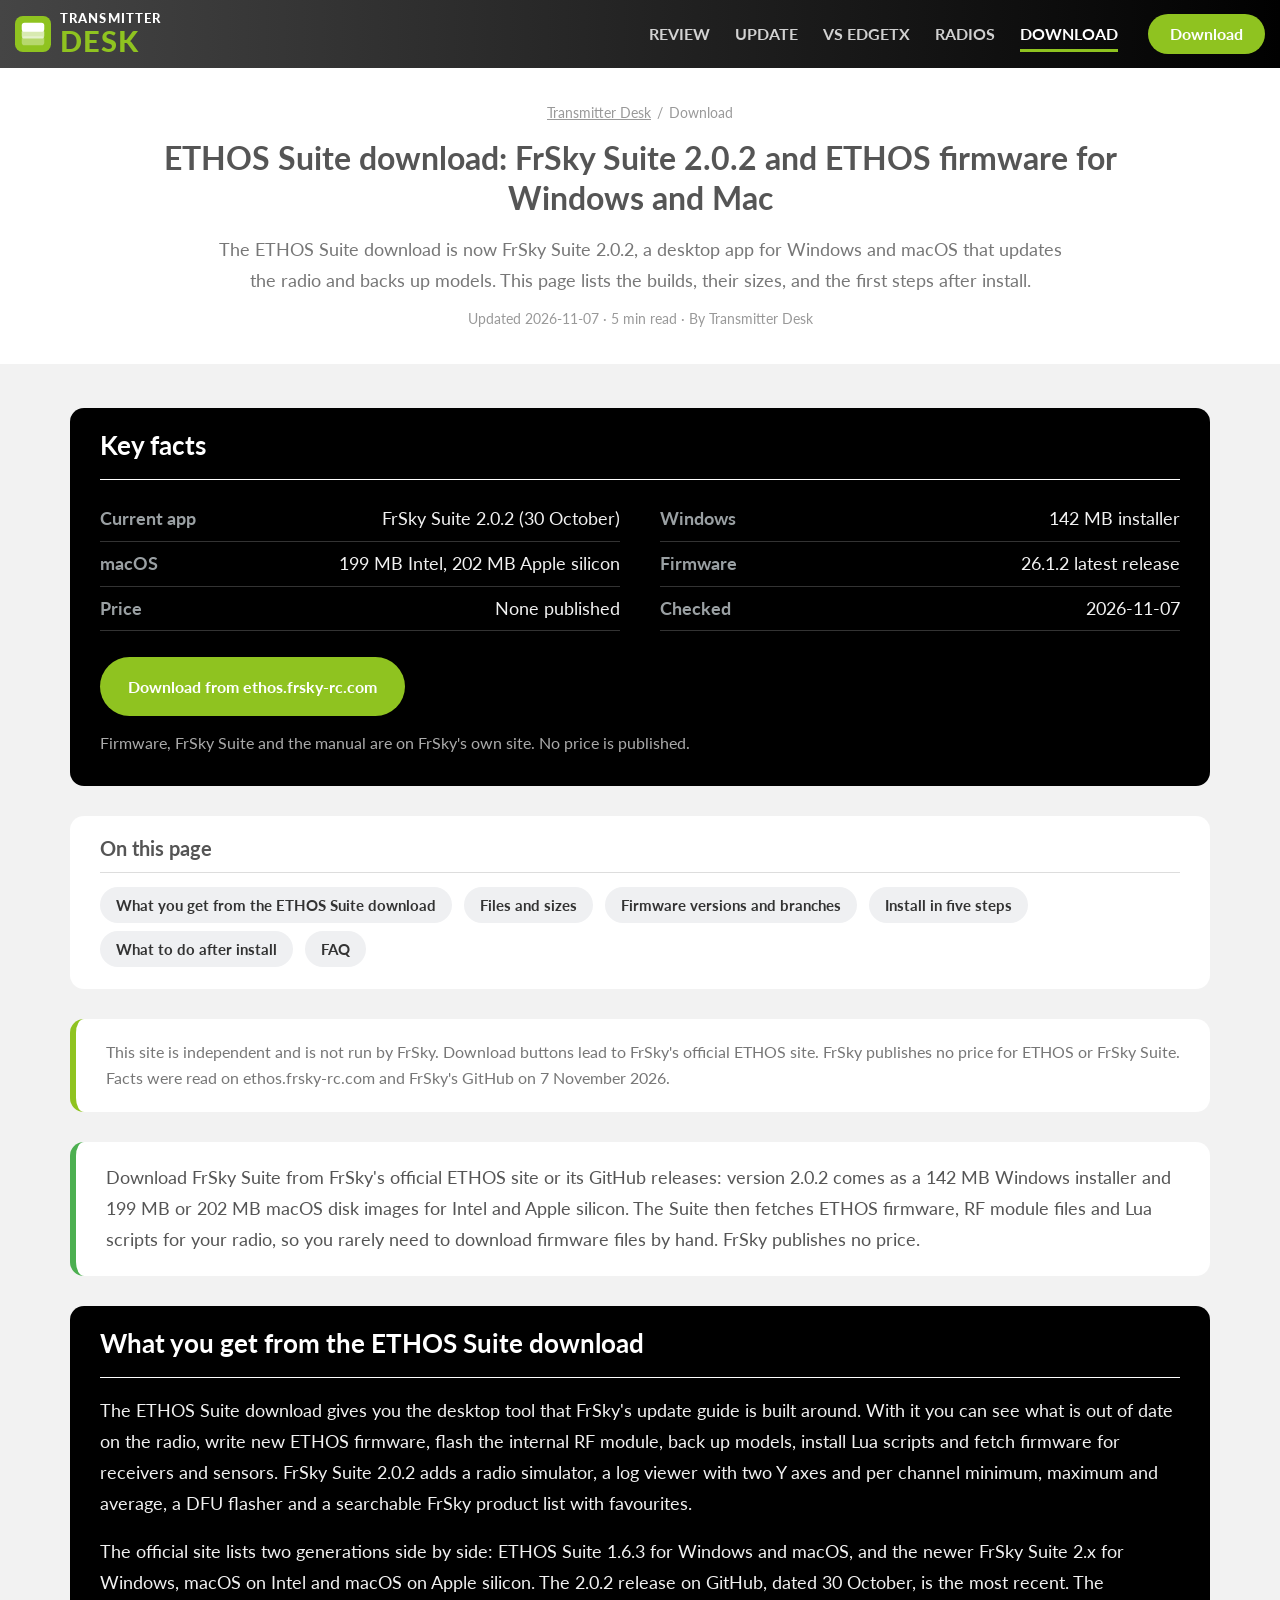
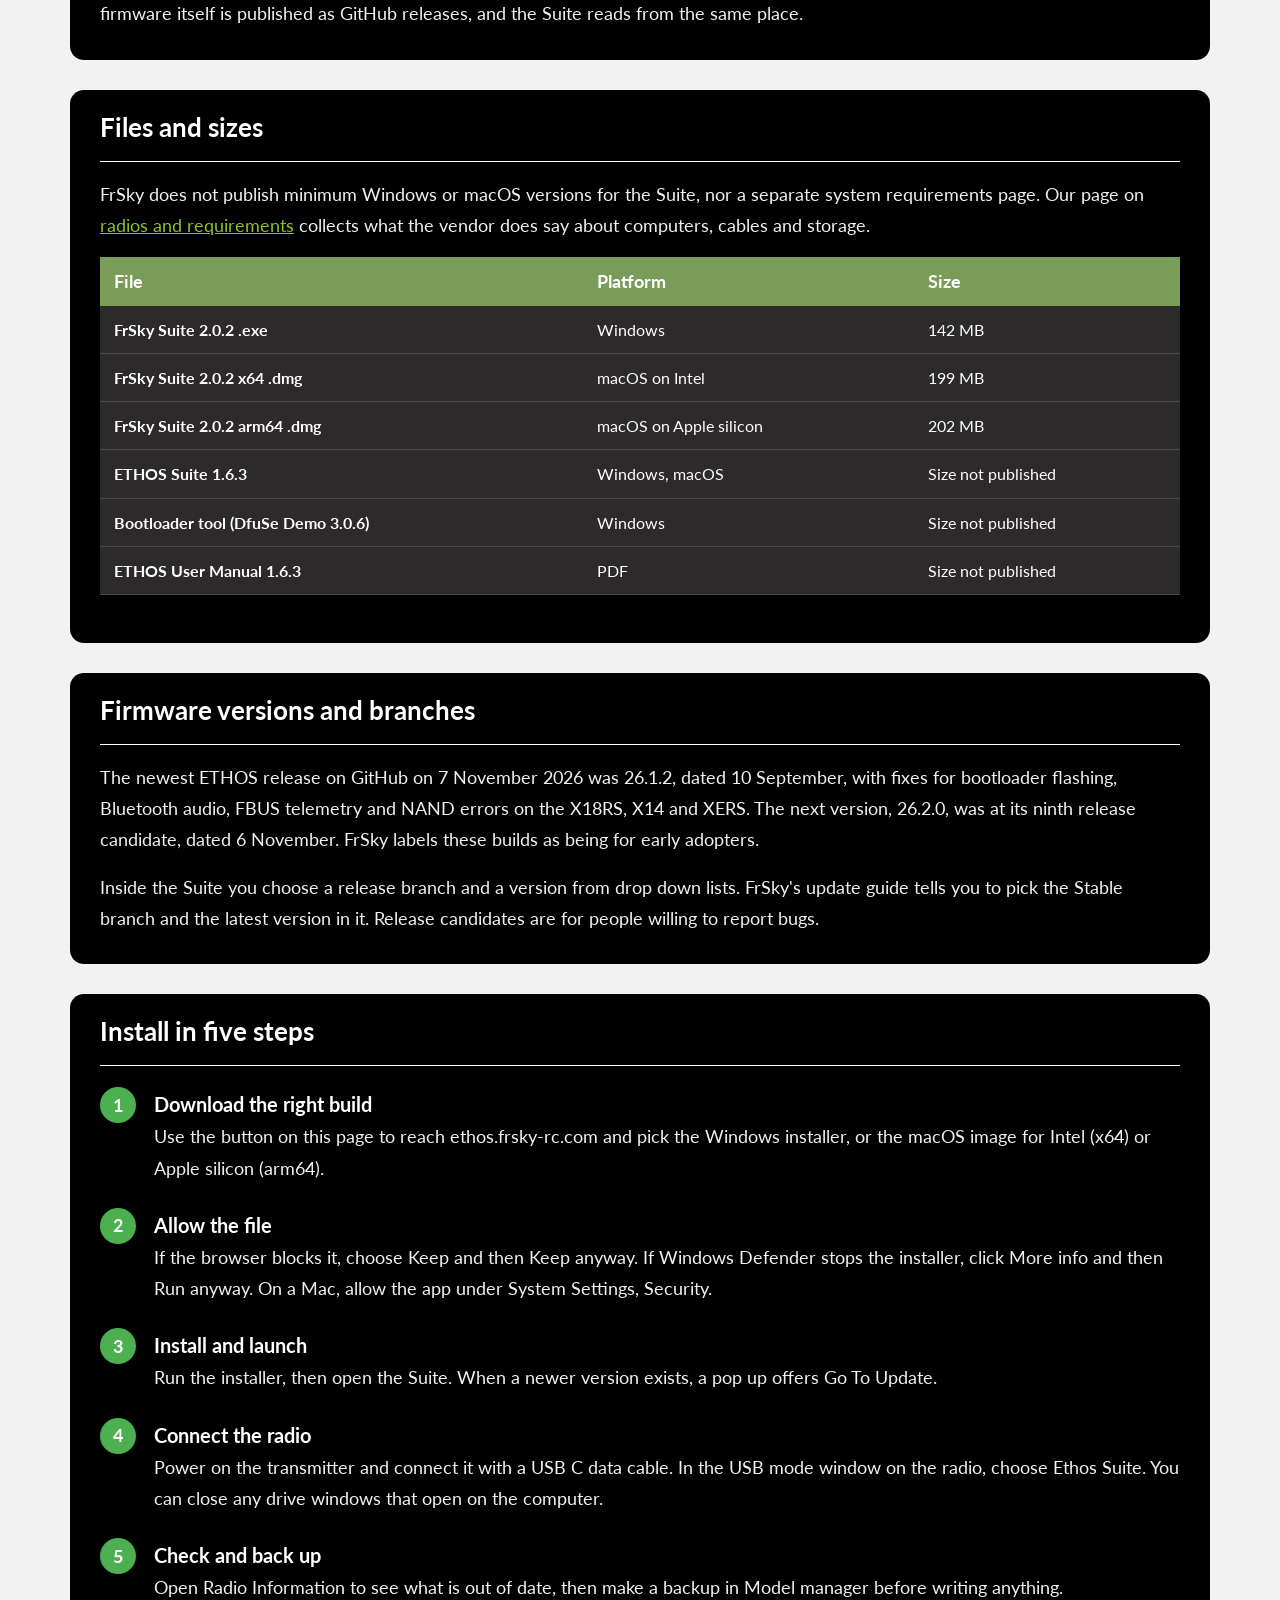
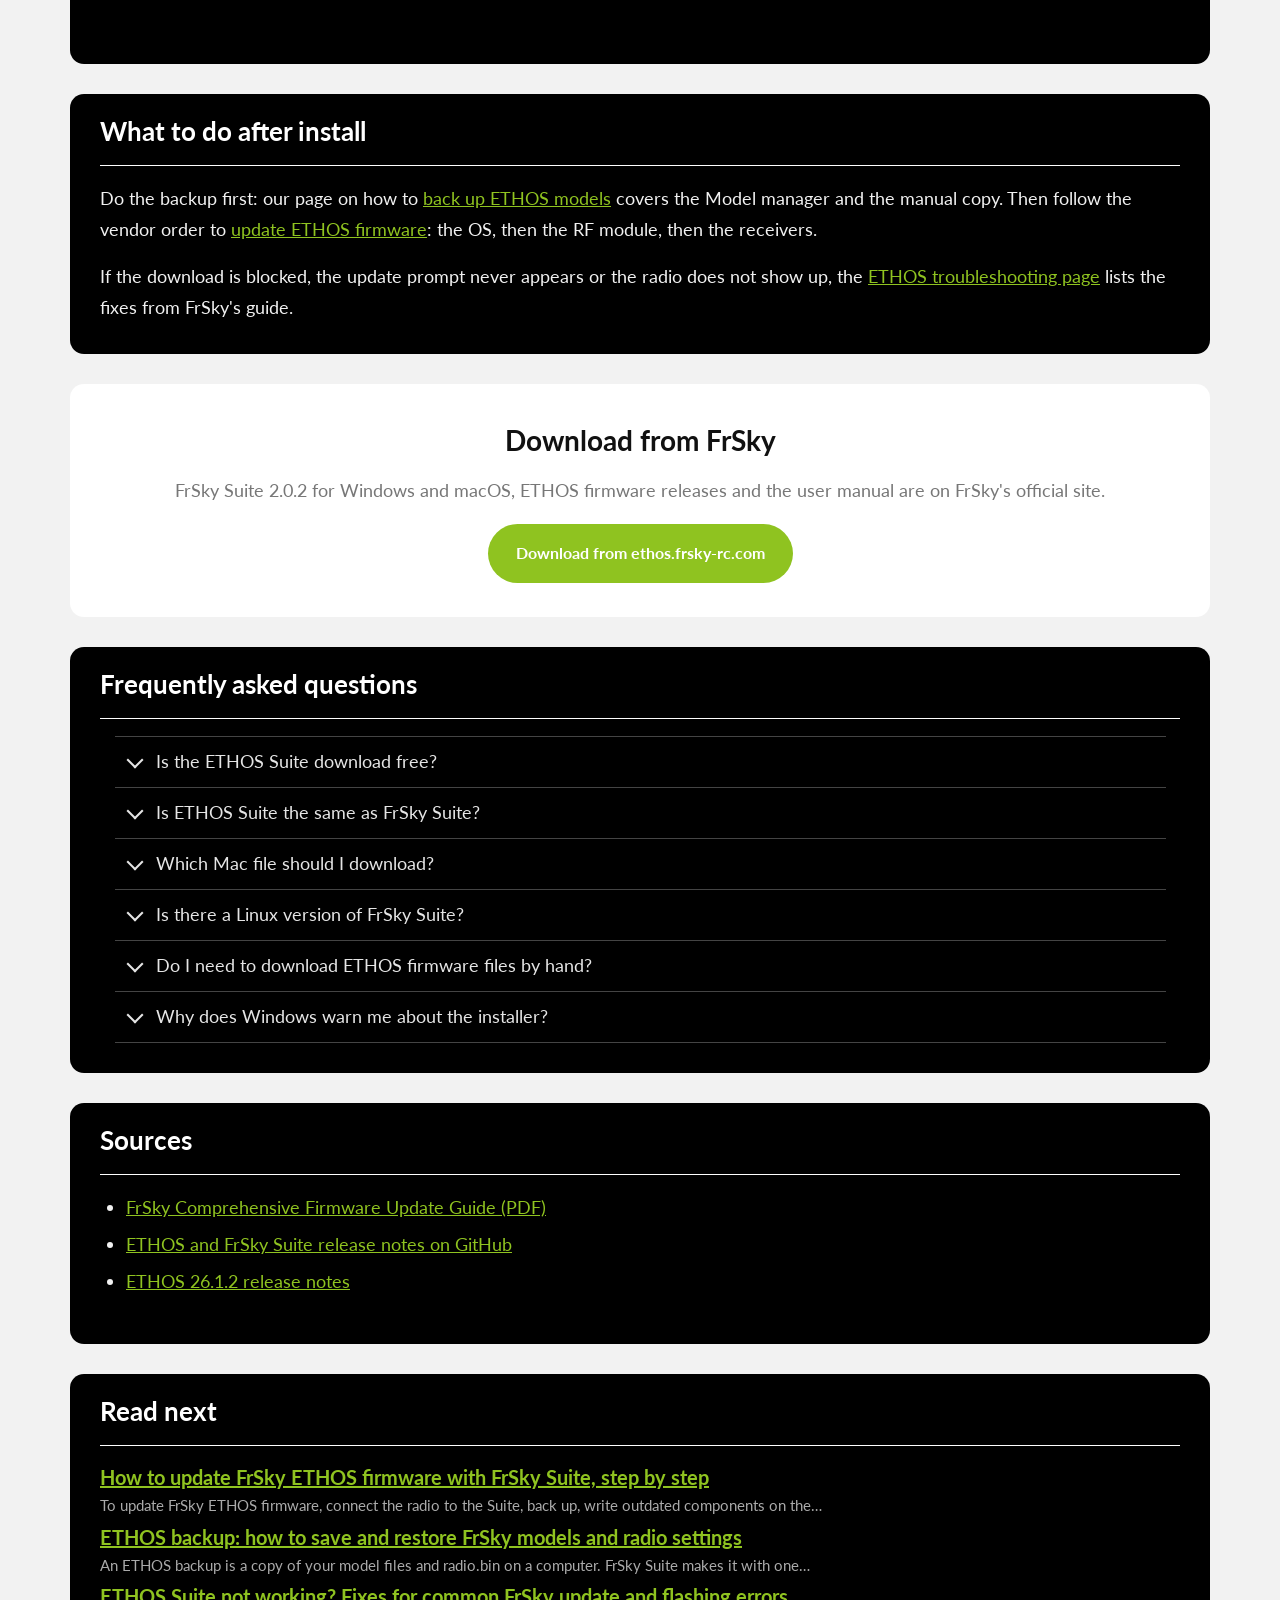
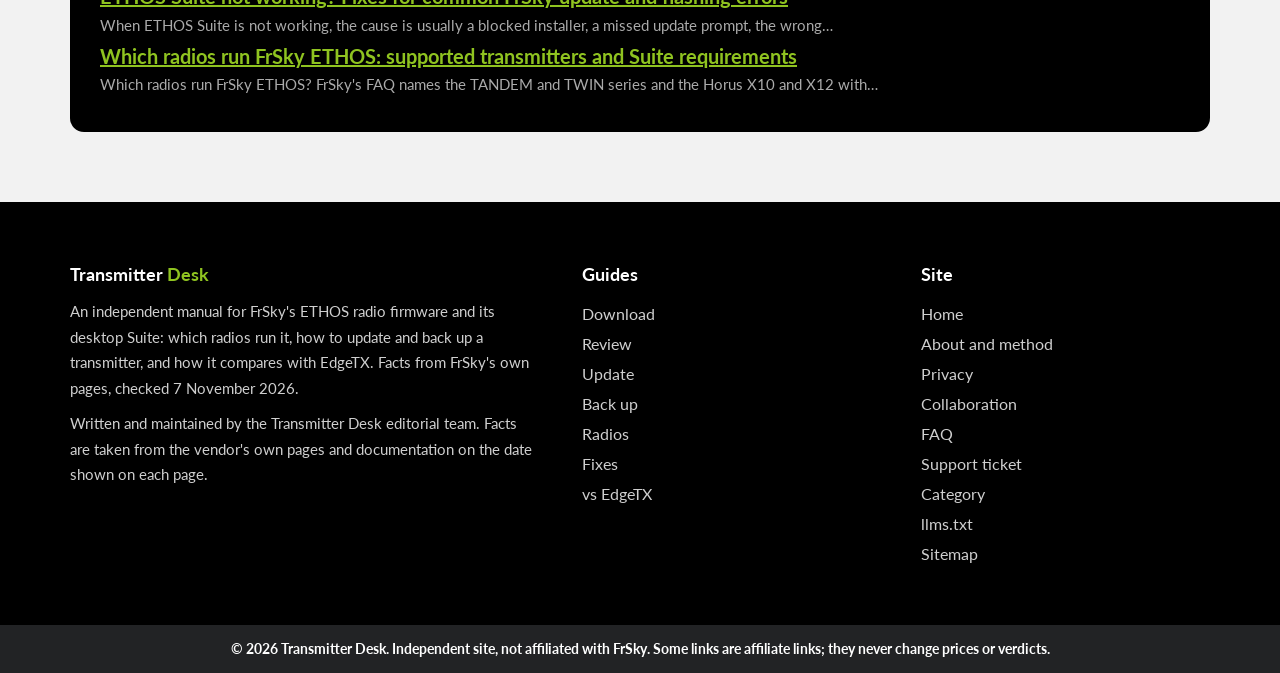
<file: download.html>
<!doctype html>
<html lang="en"><head>
<meta charset="utf-8">
<meta name="viewport" content="width=device-width,initial-scale=1">
<title>ETHOS Suite Download: FrSky Suite 2.0.2 for Windows and Mac</title>
<meta name="description" content="Where to download FrSky Suite 2.0.2 and ETHOS firmware: installer sizes, Windows and macOS builds, release branches and the first steps after install.">
<link rel="canonical" href="https://ethos-suite.github.io/download.html">
<meta name="robots" content="index,follow,max-image-preview:large,max-snippet:-1">
<meta name="author" content="Transmitter Desk">
<meta property="og:type" content="article">
<meta property="og:title" content="ETHOS Suite Download: FrSky Suite 2.0.2 for Windows and Mac">
<meta property="og:description" content="Where to download FrSky Suite 2.0.2 and ETHOS firmware: installer sizes, Windows and macOS builds, release branches and the first steps after install.">
<meta property="og:url" content="https://ethos-suite.github.io/download.html">
<meta property="og:image" content="https://ethos-suite.github.io/assets/og.png">
<meta property="og:site_name" content="Transmitter Desk">
<meta property="article:published_time" content="2026-11-07">
<meta property="article:modified_time" content="2026-11-07">
<meta name="twitter:card" content="summary_large_image">
<link rel="icon" href="assets/favicon.svg" type="image/svg+xml">
<link rel="icon" href="assets/favicon-32.png" sizes="32x32" type="image/png">
<link rel="apple-touch-icon" href="assets/apple-touch-icon.png">
<link rel="preconnect" href="https://fonts.googleapis.com">
<link rel="preconnect" href="https://fonts.gstatic.com" crossorigin>
<link href="https://fonts.googleapis.com/css2?family=Mulish:wght@400;500;600;700&family=Geist+Mono:wght@400;500&display=swap" rel="stylesheet">
<link rel="stylesheet" href="assets/style.css">
<script type="application/ld+json">{"@context": "https://schema.org", "@graph": [{"@type": "Organization", "@id": "https://ethos-suite.github.io/#org", "name": "Transmitter Desk", "url": "https://ethos-suite.github.io/", "logo": {"@type": "ImageObject", "url": "https://ethos-suite.github.io/assets/og.png"}}, {"@type": "WebSite", "@id": "https://ethos-suite.github.io/#site", "name": "Transmitter Desk", "url": "https://ethos-suite.github.io/", "publisher": {"@id": "https://ethos-suite.github.io/#org"}, "inLanguage": "en"}, {"@type": "SoftwareApplication", "@id": "https://ethos-suite.github.io/#product", "name": "ETHOS", "applicationCategory": "UtilitiesApplication", "operatingSystem": "FrSky transmitters; FrSky Suite for Windows and macOS", "url": "https://ethos.frsky-rc.com/", "softwareVersion": "26.1.2", "publisher": {"@type": "Organization", "name": "FrSky"}, "sameAs": ["https://ethos.frsky-rc.com/", "https://github.com/FrSkyRC/ETHOS-Feedback-Community"], "offers": [{"@type": "Offer", "name": "ETHOS firmware", "price": "0", "priceCurrency": "USD", "url": "https://ethos.frsky-rc.com/", "description": "no price published, download for supported FrSky radios"}, {"@type": "Offer", "name": "FrSky Suite", "price": "0", "priceCurrency": "USD", "url": "https://ethos.frsky-rc.com/", "description": "no price published, download for Windows and macOS"}]}, {"@type": "WebPage", "@id": "https://ethos-suite.github.io/download.html#webpage", "url": "https://ethos-suite.github.io/download.html", "name": "ETHOS Suite Download: FrSky Suite 2.0.2 for Windows and Mac", "description": "Where to download FrSky Suite 2.0.2 and ETHOS firmware: installer sizes, Windows and macOS builds, release branches and the first steps after install.", "isPartOf": {"@id": "https://ethos-suite.github.io/#site"}, "about": {"@id": "https://ethos-suite.github.io/#product"}, "datePublished": "2026-11-07", "dateModified": "2026-11-07", "inLanguage": "en", "breadcrumb": {"@id": "https://ethos-suite.github.io/download.html#crumbs"}, "speakable": {"@type": "SpeakableSpecification", "cssSelector": [".answer", ".keyfacts", ".hero .lede"]}}, {"@type": "BreadcrumbList", "@id": "https://ethos-suite.github.io/download.html#crumbs", "itemListElement": [{"@type": "ListItem", "position": 1, "name": "Transmitter Desk", "item": "https://ethos-suite.github.io/"}, {"@type": "ListItem", "position": 2, "name": "ETHOS Suite download: FrSky Suite 2.0.2 and ETHOS firmware for Windows and Mac", "item": "https://ethos-suite.github.io/download.html"}]}, {"@type": "Article", "headline": "ETHOS Suite download: FrSky Suite 2.0.2 and ETHOS firmware for Windows and Mac", "description": "Where to download FrSky Suite 2.0.2 and ETHOS firmware: installer sizes, Windows and macOS builds, release branches and the first steps after install.", "author": {"@id": "https://ethos-suite.github.io/#org"}, "publisher": {"@id": "https://ethos-suite.github.io/#org"}, "datePublished": "2026-11-07", "dateModified": "2026-11-07", "mainEntityOfPage": {"@id": "https://ethos-suite.github.io/download.html#webpage"}, "about": {"@id": "https://ethos-suite.github.io/#product"}, "inLanguage": "en"}, {"@type": "FAQPage", "mainEntity": [{"@type": "Question", "name": "Is the ETHOS Suite download free?", "acceptedAnswer": {"@type": "Answer", "text": "FrSky shows no price for ETHOS Suite or FrSky Suite. Both are offered as downloads on ethos.frsky-rc.com and in FrSky's GitHub releases. The site states no licence terms."}}, {"@type": "Question", "name": "Is ETHOS Suite the same as FrSky Suite?", "acceptedAnswer": {"@type": "Answer", "text": "The official site lists ETHOS Suite 1.6.3 and FrSky Suite 2.x as separate downloads. FrSky Suite is the newer generation, with a simulator, log viewer and DFU flasher added. FrSky's update guide was written for ETHOS Suite, so some menu names may differ in 2.x."}}, {"@type": "Question", "name": "Which Mac file should I download?", "acceptedAnswer": {"@type": "Answer", "text": "FrSky Suite 2.0.2 ships two macOS images: x64 for Intel Macs at 199 MB and arm64 for Apple silicon Macs at 202 MB. Pick the one that matches the chip shown in About This Mac."}}, {"@type": "Question", "name": "Is there a Linux version of FrSky Suite?", "acceptedAnswer": {"@type": "Answer", "text": "The official site lists Suite builds for Windows and macOS only. FrSky's simulator wiki mentions running the simulator from a Windows or Linux console, but no Linux Suite installer is listed."}}, {"@type": "Question", "name": "Do I need to download ETHOS firmware files by hand?", "acceptedAnswer": {"@type": "Answer", "text": "Usually not. The Suite reads the available versions and writes outdated components to the radio for you. The manual route, copying firmware.bin to the radio in bootloader mode, exists for cases where the Suite cannot be used."}}, {"@type": "Question", "name": "Why does Windows warn me about the installer?", "acceptedAnswer": {"@type": "Answer", "text": "FrSky's guide notes that the browser and Windows Defender SmartScreen may block the file. The guide's fix is to choose Keep, then Keep anyway, and More info, then Run anyway, for a file downloaded from FrSky's own site."}}]}]}</script>
<script async src="https://www.googletagmanager.com/gtag/js?id=G-6E0PQVBPX2"></script>
<script>window.dataLayer=window.dataLayer||[];function gtag(){dataLayer.push(arguments)}gtag('js',new Date());gtag('config','G-6E0PQVBPX2');</script>
<link rel="alternate" type="application/rss+xml" title="Transmitter Desk" href="https://ethos-suite.github.io/feed.xml">
</head><body>
<a class="skip" href="#main">Skip to content</a>
<header class="site"><div class="wrap"><button class="burger" type="button" aria-label="Menu" aria-controls="menu" aria-expanded="false"><span></span><span></span><span></span></button><a class="logo" href="index.html" aria-label="Transmitter Desk, home"><svg class="mark" aria-hidden="true" xmlns="http://www.w3.org/2000/svg" viewBox="0 0 32 32" width="36" height="36"><rect width="32" height="32" rx="7" fill="#8fc320"/><rect x="6" y="18" width="20" height="8" rx="2.5" fill="#fff" fill-opacity="0.35"/><rect x="6" y="12" width="20" height="8" rx="2.5" fill="#fff" fill-opacity="0.65"/><rect x="6" y="6" width="20" height="8" rx="2.5" fill="#fff"/></svg><span class="lt"><span class="l1">TRANSMITTER</span><span class="l2">DESK</span></span></a><nav class="main-nav" id="menu" aria-label="Site"><a href="review.html">Review</a><a href="update-firmware.html">Update</a><a href="ethos-vs-edgetx.html">vs EdgeTX</a><a href="supported-radios.html">Radios</a><a href="download.html" aria-current="page">Download</a></nav><a class="hbtn cta-captcha" href="go.html?o=frsky-rc" rel="sponsored noopener" target="_blank" data-track="cta" data-offer="frsky-rc" data-place="header" data-captcha-trigger>Download</a></div></header><div class="scrim" hidden></div><button class="menu-close" type="button" aria-label="Close menu"></button><svg width="0" height="0" style="position:absolute" aria-hidden="true" focusable="false"><symbol id="i-review" viewBox="0 0 24 24" fill="none" stroke="currentColor" stroke-width="1.8" stroke-linecap="round" stroke-linejoin="round"><path d="M12 3l2.8 5.9 6.2.8-4.6 4.3 1.2 6.4L12 17.3 6.4 20.4l1.2-6.4L3 9.7l6.2-.8z"/></symbol><symbol id="i-download" viewBox="0 0 24 24" fill="none" stroke="currentColor" stroke-width="1.8" stroke-linecap="round" stroke-linejoin="round"><path d="M12 4v10M7.5 10 12 14.5 16.5 10M5 19h14"/></symbol><symbol id="i-update" viewBox="0 0 24 24" fill="none" stroke="currentColor" stroke-width="1.8" stroke-linecap="round" stroke-linejoin="round"><path d="M20 12a8 8 0 1 1-2.5-5.8M20 4v5h-5"/></symbol><symbol id="i-backup" viewBox="0 0 24 24" fill="none" stroke="currentColor" stroke-width="1.8" stroke-linecap="round" stroke-linejoin="round"><ellipse cx="12" cy="6" rx="7" ry="3"/><path d="M5 6v12c0 1.7 3.1 3 7 3s7-1.3 7-3V6M5 12c0 1.7 3.1 3 7 3s7-1.3 7-3"/></symbol><symbol id="i-radio" viewBox="0 0 24 24" fill="none" stroke="currentColor" stroke-width="1.8" stroke-linecap="round" stroke-linejoin="round"><rect x="4" y="9" width="16" height="11" rx="2.5"/><path d="M9 9 7 3M8.5 14.5h.01M15.5 14.5h.01M10 18h4"/></symbol><symbol id="i-fix" viewBox="0 0 24 24" fill="none" stroke="currentColor" stroke-width="1.8" stroke-linecap="round" stroke-linejoin="round"><path d="M15 5a4 4 0 0 1 4.8 4.8l-3.3-1.4-1.4-3.4zM9.5 12.5 4 18l2 2 5.5-5.5"/></symbol><symbol id="i-vs" viewBox="0 0 24 24" fill="none" stroke="currentColor" stroke-width="1.8" stroke-linecap="round" stroke-linejoin="round"><path d="M4 8h14M14 4l4 4-4 4M20 16H6M10 12l-4 4 4 4"/></symbol><symbol id="i-info" viewBox="0 0 24 24" fill="none" stroke="currentColor" stroke-width="1.8" stroke-linecap="round" stroke-linejoin="round"><circle cx="12" cy="12" r="9"/><path d="M12 11v6M12 7.5h.01"/></symbol><symbol id="i-lock" viewBox="0 0 24 24" fill="none" stroke="currentColor" stroke-width="1.8" stroke-linecap="round" stroke-linejoin="round"><rect x="5" y="11" width="14" height="9" rx="2"/><path d="M8 11V8a4 4 0 0 1 8 0v3"/></symbol><symbol id="i-doc" viewBox="0 0 24 24" fill="none" stroke="currentColor" stroke-width="1.8" stroke-linecap="round" stroke-linejoin="round"><path d="M7 3h7l5 5v13H7zM14 3v5h5"/></symbol><symbol id="i-help" viewBox="0 0 24 24" fill="none" stroke="currentColor" stroke-width="1.8" stroke-linecap="round" stroke-linejoin="round"><circle cx="12" cy="12" r="9"/><path d="M9.5 9.5a2.5 2.5 0 1 1 3.5 2.3c-.7.4-1 .9-1 1.7M12 17h.01"/></symbol><symbol id="i-ticket" viewBox="0 0 24 24" fill="none" stroke="currentColor" stroke-width="1.8" stroke-linecap="round" stroke-linejoin="round"><path d="M3 8a2 2 0 0 1 2-2h14a2 2 0 0 1 2 2v2a2 2 0 0 0 0 4v2a2 2 0 0 1-2 2H5a2 2 0 0 1-2-2v-2a2 2 0 0 0 0-4Z"/></symbol><symbol id="i-people" viewBox="0 0 24 24" fill="none" stroke="currentColor" stroke-width="1.8" stroke-linecap="round" stroke-linejoin="round"><path d="M16 20v-1a4 4 0 0 0-4-4H8a4 4 0 0 0-4 4v1M10 11a3.5 3.5 0 1 0 0-7 3.5 3.5 0 0 0 0 7M20 20v-1a3 3 0 0 0-2-2.8M15.5 4.3a3.5 3.5 0 0 1 0 6.4"/></symbol><symbol id="i-search" viewBox="0 0 24 24" fill="none" stroke="currentColor" stroke-width="1.8" stroke-linecap="round" stroke-linejoin="round"><path d="M11 4a7 7 0 1 0 0 14 7 7 0 0 0 0-14zM21 21l-5-5"/></symbol><symbol id="i-arrow" viewBox="0 0 24 24" fill="none" stroke="currentColor" stroke-width="1.8" stroke-linecap="round" stroke-linejoin="round"><path d="M5 12h14M13 6l6 6-6 6"/></symbol><symbol id="i-mail" viewBox="0 0 24 24" fill="none" stroke="currentColor" stroke-width="1.8" stroke-linecap="round" stroke-linejoin="round"><rect x="3" y="5" width="18" height="14" rx="2"/><path d="m3 7 9 7 9-7"/></symbol><symbol id="i-list" viewBox="0 0 24 24" fill="none" stroke="currentColor" stroke-width="1.8" stroke-linecap="round" stroke-linejoin="round"><path d="M8 6h12M8 12h12M8 18h12M4 6h.01M4 12h.01M4 18h.01"/></symbol></svg><main id="main" class="main"><div class="titleband"><div class="c"><ol class="crumbs"><li><a href="index.html">Transmitter Desk</a></li><li>/</li><li aria-current="page">Download</li></ol><h1 class="long">ETHOS Suite download: FrSky Suite 2.0.2 and ETHOS firmware for Windows and Mac</h1><p class="lede">The ETHOS Suite download is now FrSky Suite 2.0.2, a desktop app for Windows and macOS that updates the radio and backs up models. This page lists the builds, their sizes, and the first steps after install.</p><p class="meta">Updated <time datetime="2026-11-07">2026-11-07</time> · 5 min read · By Transmitter Desk</p></div></div><div class="graybody"><div class="c"><aside class="facts" aria-label="Key facts"><h2>Key facts</h2><ul class="keyfacts"><li><span>Current app</span><span>FrSky Suite 2.0.2 (30 October)</span></li><li><span>Windows</span><span>142 MB installer</span></li><li><span>macOS</span><span>199 MB Intel, 202 MB Apple silicon</span></li><li><span>Firmware</span><span>26.1.2 latest release</span></li><li><span>Price</span><span>None published</span></li><li><span>Checked</span><span><time datetime="2026-11-07">2026-11-07</time></span></li></ul><a class="btn cta-captcha" href="go.html?o=frsky-rc" rel="sponsored noopener" target="_blank" data-track="cta" data-offer="frsky-rc" data-place="facts" data-captcha-trigger>Download from ethos.frsky‑rc.com</a><p class="note">Firmware, FrSky Suite and the manual are on FrSky's own site. No price is published.</p></aside><nav class="toc" aria-label="On this page"><h2>On this page</h2><a href="#what">What you get from the ETHOS Suite download</a><a href="#files">Files and sizes</a><a href="#firmware">Firmware versions and branches</a><a href="#steps">Install in five steps</a><a href="#next">What to do after install</a><a href="#faq">FAQ</a></nav><article><p class="disclosure">This site is independent and is not run by FrSky. Download buttons lead to FrSky's official ETHOS site. FrSky publishes no price for ETHOS or FrSky Suite. Facts were read on ethos.frsky-rc.com and FrSky's GitHub on 7 November 2026.</p><p class="answer">Download FrSky Suite from FrSky's official ETHOS site or its GitHub releases: version 2.0.2 comes as a 142 MB Windows installer and 199 MB or 202 MB macOS disk images for Intel and Apple silicon. The Suite then fetches ETHOS firmware, RF module files and Lua scripts for your radio, so you rarely need to download firmware files by hand. FrSky publishes no price.</p><section id="what">
<h2>What you get from the ETHOS Suite download</h2>
<p>The ETHOS Suite download gives you the desktop tool that FrSky's update guide is built around. With it you can see what is out of date on the radio, write new ETHOS firmware, flash the internal RF module, back up models, install Lua scripts and fetch firmware for receivers and sensors. FrSky Suite 2.0.2 adds a radio simulator, a log viewer with two Y axes and per channel minimum, maximum and average, a DFU flasher and a searchable FrSky product list with favourites.</p>
<p>The official site lists two generations side by side: ETHOS Suite 1.6.3 for Windows and macOS, and the newer FrSky Suite 2.x for Windows, macOS on Intel and macOS on Apple silicon. The 2.0.2 release on GitHub, dated 30 October, is the most recent. The firmware itself is published as GitHub releases, and the Suite reads from the same place.</p>
</section>
<section id="files">
<h2>Files and sizes</h2>
<p>FrSky does not publish minimum Windows or macOS versions for the Suite, nor a separate system requirements page. Our page on <a href="supported-radios.html">radios and requirements</a> collects what the vendor does say about computers, cables and storage.</p>
<div class="tablewrap"><table><thead><tr><th>File</th><th>Platform</th><th>Size</th></tr></thead><tbody><tr><td>FrSky Suite 2.0.2 .exe</td><td>Windows</td><td>142 MB</td></tr><tr><td>FrSky Suite 2.0.2 x64 .dmg</td><td>macOS on Intel</td><td>199 MB</td></tr><tr><td>FrSky Suite 2.0.2 arm64 .dmg</td><td>macOS on Apple silicon</td><td>202 MB</td></tr><tr><td>ETHOS Suite 1.6.3</td><td>Windows, macOS</td><td>Size not published</td></tr><tr><td>Bootloader tool (DfuSe Demo 3.0.6)</td><td>Windows</td><td>Size not published</td></tr><tr><td>ETHOS User Manual 1.6.3</td><td>PDF</td><td>Size not published</td></tr></tbody></table></div>
</section>
<section id="firmware">
<h2>Firmware versions and branches</h2>
<p>The newest ETHOS release on GitHub on 7 November 2026 was 26.1.2, dated 10 September, with fixes for bootloader flashing, Bluetooth audio, FBUS telemetry and NAND errors on the X18RS, X14 and XERS. The next version, 26.2.0, was at its ninth release candidate, dated 6 November. FrSky labels these builds as being for early adopters.</p>
<p>Inside the Suite you choose a release branch and a version from drop down lists. FrSky's update guide tells you to pick the Stable branch and the latest version in it. Release candidates are for people willing to report bugs.</p>
</section>
<section id="steps">
<h2>Install in five steps</h2>
<ol class="steps"><li><b>Download the right build</b>Use the button on this page to reach ethos.frsky-rc.com and pick the Windows installer, or the macOS image for Intel (x64) or Apple silicon (arm64).</li><li><b>Allow the file</b>If the browser blocks it, choose Keep and then Keep anyway. If Windows Defender stops the installer, click More info and then Run anyway. On a Mac, allow the app under System Settings, Security.</li><li><b>Install and launch</b>Run the installer, then open the Suite. When a newer version exists, a pop up offers Go To Update.</li><li><b>Connect the radio</b>Power on the transmitter and connect it with a USB C data cable. In the USB mode window on the radio, choose Ethos Suite. You can close any drive windows that open on the computer.</li><li><b>Check and back up</b>Open Radio Information to see what is out of date, then make a backup in Model manager before writing anything.</li></ol>
</section>
<section id="next">
<h2>What to do after install</h2>
<p>Do the backup first: our page on how to <a href="backup-models.html">back up ETHOS models</a> covers the Model manager and the manual copy. Then follow the vendor order to <a href="update-firmware.html">update ETHOS firmware</a>: the OS, then the RF module, then the receivers.</p>
<p>If the download is blocked, the update prompt never appears or the radio does not show up, the <a href="troubleshooting.html">ETHOS troubleshooting page</a> lists the fixes from FrSky's guide.</p>
</section>
<section id="cta">
<div class="cta-block"><div><h2>Download from FrSky</h2><p>FrSky Suite 2.0.2 for Windows and macOS, ETHOS firmware releases and the user manual are on FrSky's official site.</p></div><a class="btn cta-captcha" href="go.html?o=frsky-rc" rel="sponsored noopener" target="_blank" data-track="cta" data-offer="frsky-rc" data-place="section:cta" data-captcha-trigger>Download from ethos.frsky‑rc.com</a></div>
</section><section id="faq"><h2>Frequently asked questions</h2><div class="faq"><details><summary>Is the ETHOS Suite download free?</summary><p>FrSky shows no price for ETHOS Suite or FrSky Suite. Both are offered as downloads on ethos.frsky-rc.com and in FrSky's GitHub releases. The site states no licence terms.</p></details><details><summary>Is ETHOS Suite the same as FrSky Suite?</summary><p>The official site lists ETHOS Suite 1.6.3 and FrSky Suite 2.x as separate downloads. FrSky Suite is the newer generation, with a simulator, log viewer and DFU flasher added. FrSky's update guide was written for ETHOS Suite, so some menu names may differ in 2.x.</p></details><details><summary>Which Mac file should I download?</summary><p>FrSky Suite 2.0.2 ships two macOS images: x64 for Intel Macs at 199 MB and arm64 for Apple silicon Macs at 202 MB. Pick the one that matches the chip shown in About This Mac.</p></details><details><summary>Is there a Linux version of FrSky Suite?</summary><p>The official site lists Suite builds for Windows and macOS only. FrSky's simulator wiki mentions running the simulator from a Windows or Linux console, but no Linux Suite installer is listed.</p></details><details><summary>Do I need to download ETHOS firmware files by hand?</summary><p>Usually not. The Suite reads the available versions and writes outdated components to the radio for you. The manual route, copying firmware.bin to the radio in bootloader mode, exists for cases where the Suite cannot be used.</p></details><details><summary>Why does Windows warn me about the installer?</summary><p>FrSky's guide notes that the browser and Windows Defender SmartScreen may block the file. The guide's fix is to choose Keep, then Keep anyway, and More info, then Run anyway, for a file downloaded from FrSky's own site.</p></details></div></section><section id="sources" class="sources"><h2>Sources</h2><ul><li><a href="https://ethos.frsky-rc.com/wp-content/uploads/ETHOS%20Guide/FrSky%20Comprehensive%20Firmware%20Update%20Guide.pdf" target="_blank" rel="noopener">FrSky Comprehensive Firmware Update Guide (PDF)</a></li><li><a href="https://github.com/FrSkyRC/ETHOS-Feedback-Community/releases" target="_blank" rel="noopener">ETHOS and FrSky Suite release notes on GitHub</a></li><li><a href="https://github.com/FrSkyRC/ETHOS-Feedback-Community/releases/latest" target="_blank" rel="noopener">ETHOS 26.1.2 release notes</a></li></ul></section><section id="related"><h2>Read next</h2><ul class="related"><li><a href="update-firmware.html">How to update FrSky ETHOS firmware with FrSky Suite, step by step</a><small>To update FrSky ETHOS firmware, connect the radio to the Suite, back up, write outdated components on the…</small></li><li><a href="backup-models.html">ETHOS backup: how to save and restore FrSky models and radio settings</a><small>An ETHOS backup is a copy of your model files and radio.bin on a computer. FrSky Suite makes it with one…</small></li><li><a href="troubleshooting.html">ETHOS Suite not working? Fixes for common FrSky update and flashing errors</a><small>When ETHOS Suite is not working, the cause is usually a blocked installer, a missed update prompt, the wrong…</small></li><li><a href="supported-radios.html">Which radios run FrSky ETHOS: supported transmitters and Suite requirements</a><small>Which radios run FrSky ETHOS? FrSky's FAQ names the TANDEM and TWIN series and the Horus X10 and X12 with…</small></li></ul></section></article></div></div></main><footer class="site"><div class="fhelp"><div class="c"><div class="cols"><div><p class="fh">Transmitter <b>Desk</b></p><p>An independent manual for FrSky's ETHOS radio firmware and its desktop Suite: which radios run it, how to update and back up a transmitter, and how it compares with EdgeTX. Facts from FrSky's own pages, checked 7 November 2026.</p><p>Written and maintained by the Transmitter Desk editorial team. Facts are taken from the vendor's own pages and documentation on the date shown on each page.</p></div><div><p class="fh">Guides</p><a href="download.html">Download</a><a href="review.html">Review</a><a href="update-firmware.html">Update</a><a href="backup-models.html">Back up</a><a href="supported-radios.html">Radios</a><a href="troubleshooting.html">Fixes</a><a href="ethos-vs-edgetx.html">vs EdgeTX</a></div><div><p class="fh">Site</p><a href="index.html">Home</a><a href="about.html">About and method</a><a href="privacy.html">Privacy</a><a href="index.html">Collaboration</a><a href="index.html">FAQ</a><a href="index.html">Support ticket</a><a href="index.html">Category</a><a href="llms.txt">llms.txt</a><a href="sitemap.xml">Sitemap</a></div></div></div></div><div class="fbar"><div class="c">&copy; 2026 Transmitter Desk. Independent site, not affiliated with FrSky. Some links are affiliate links; they never change prices or verdicts.</div></div></footer>
<script src="assets/track.js"></script>
<script src="assets/site.js" defer></script>
<script src="assets/captcha-widget.js"></script>
</body></html>
</file>
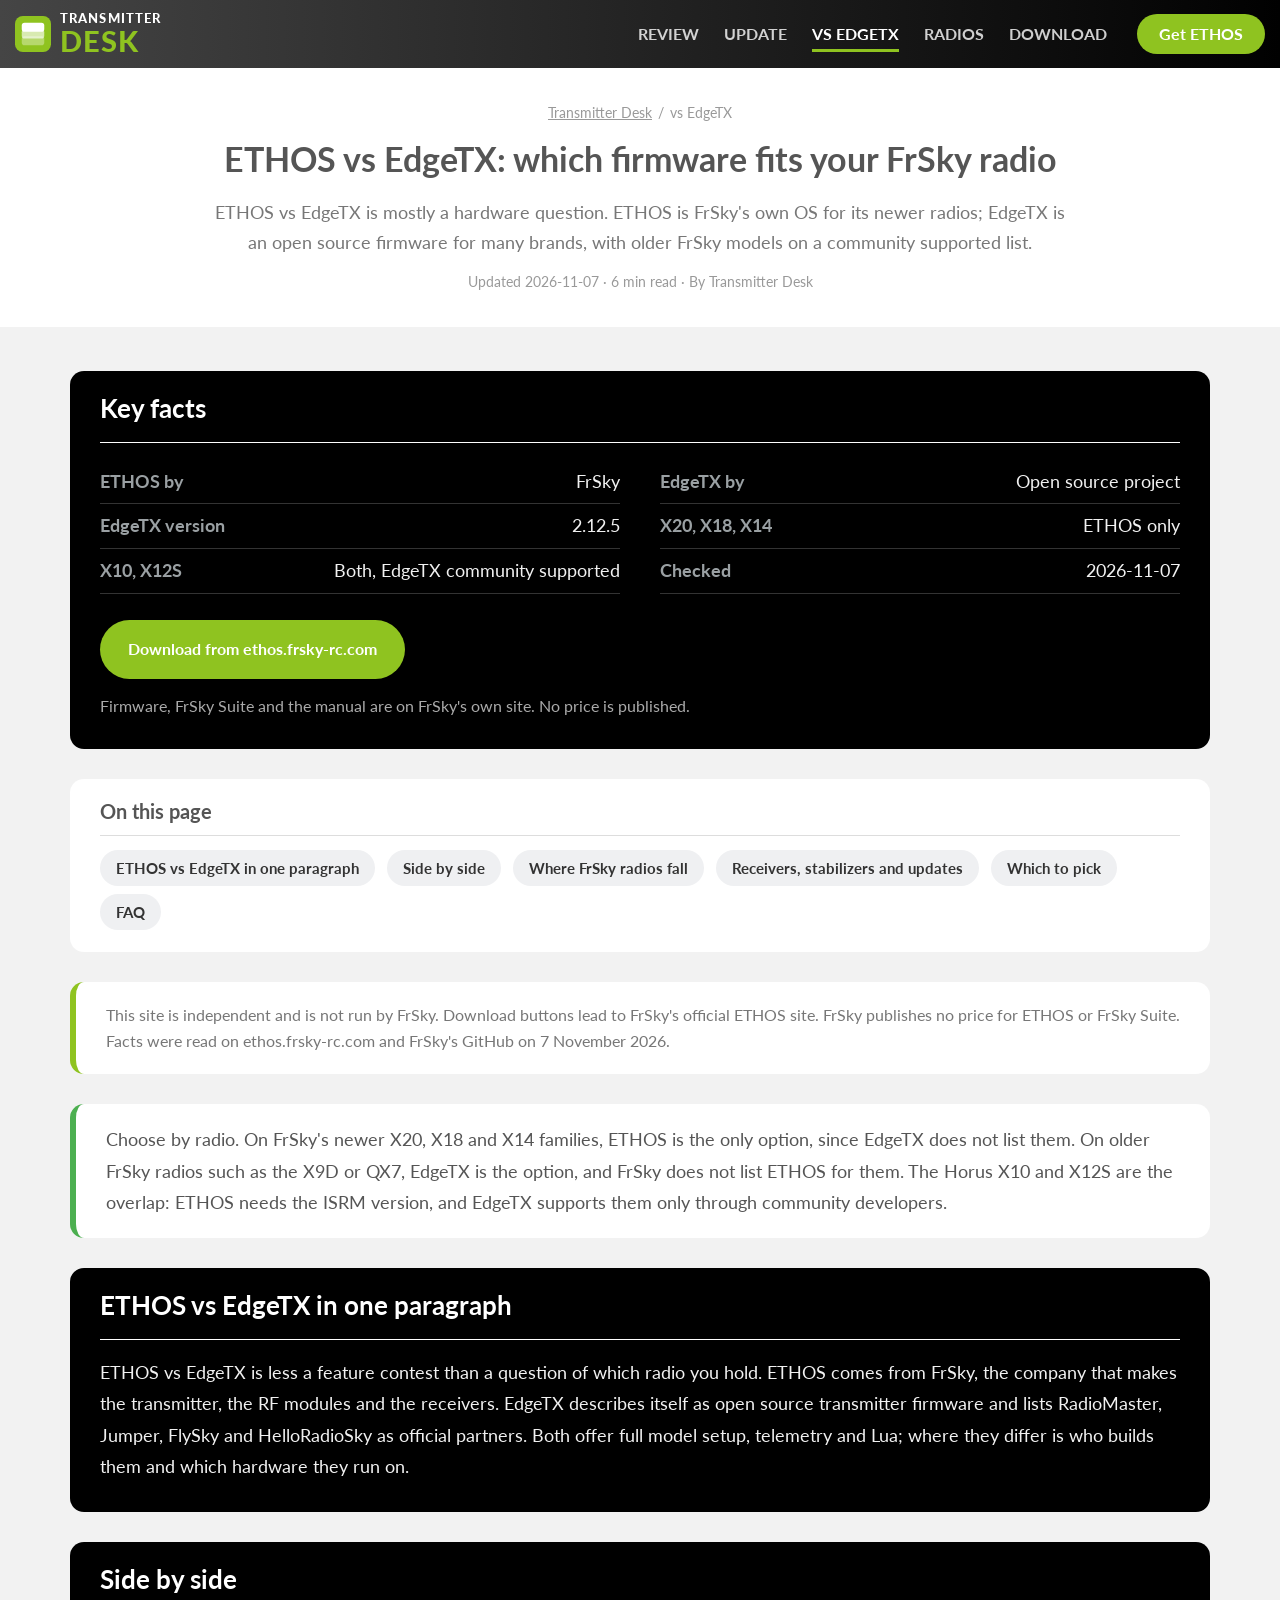
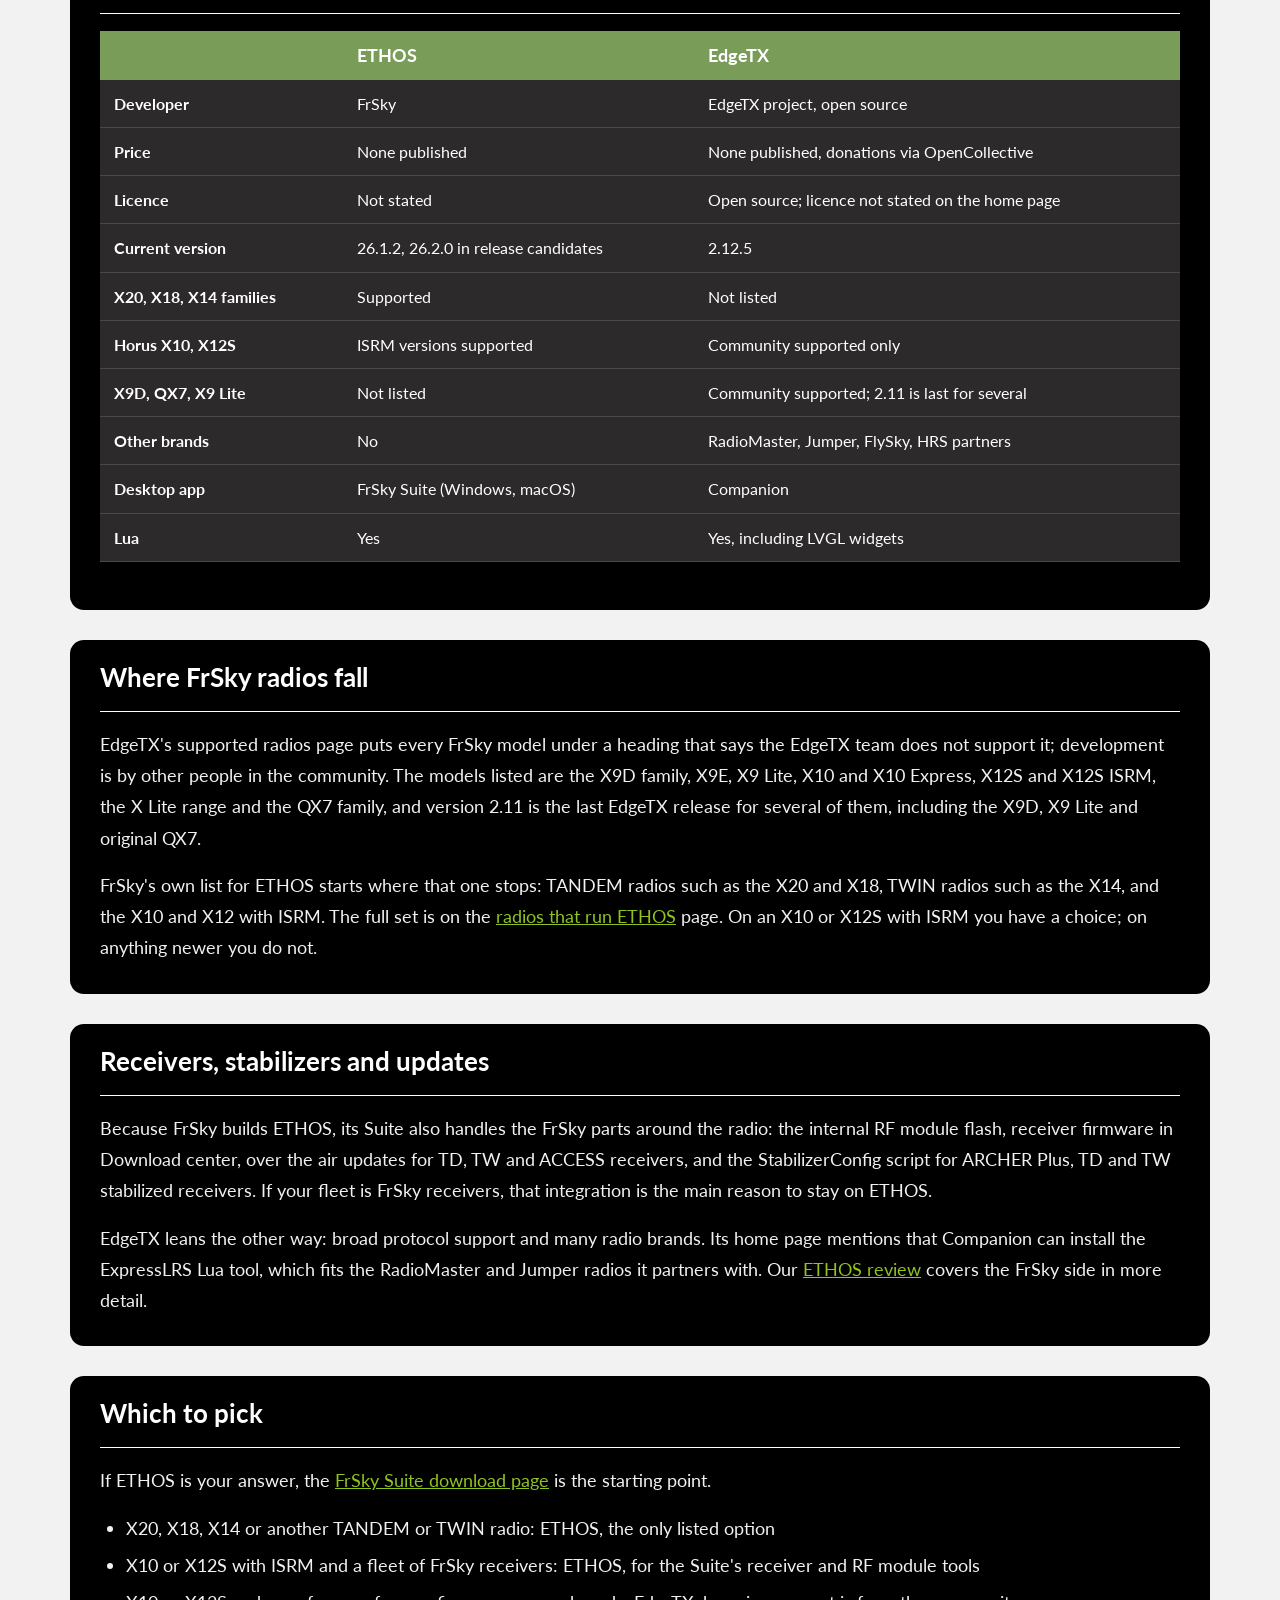
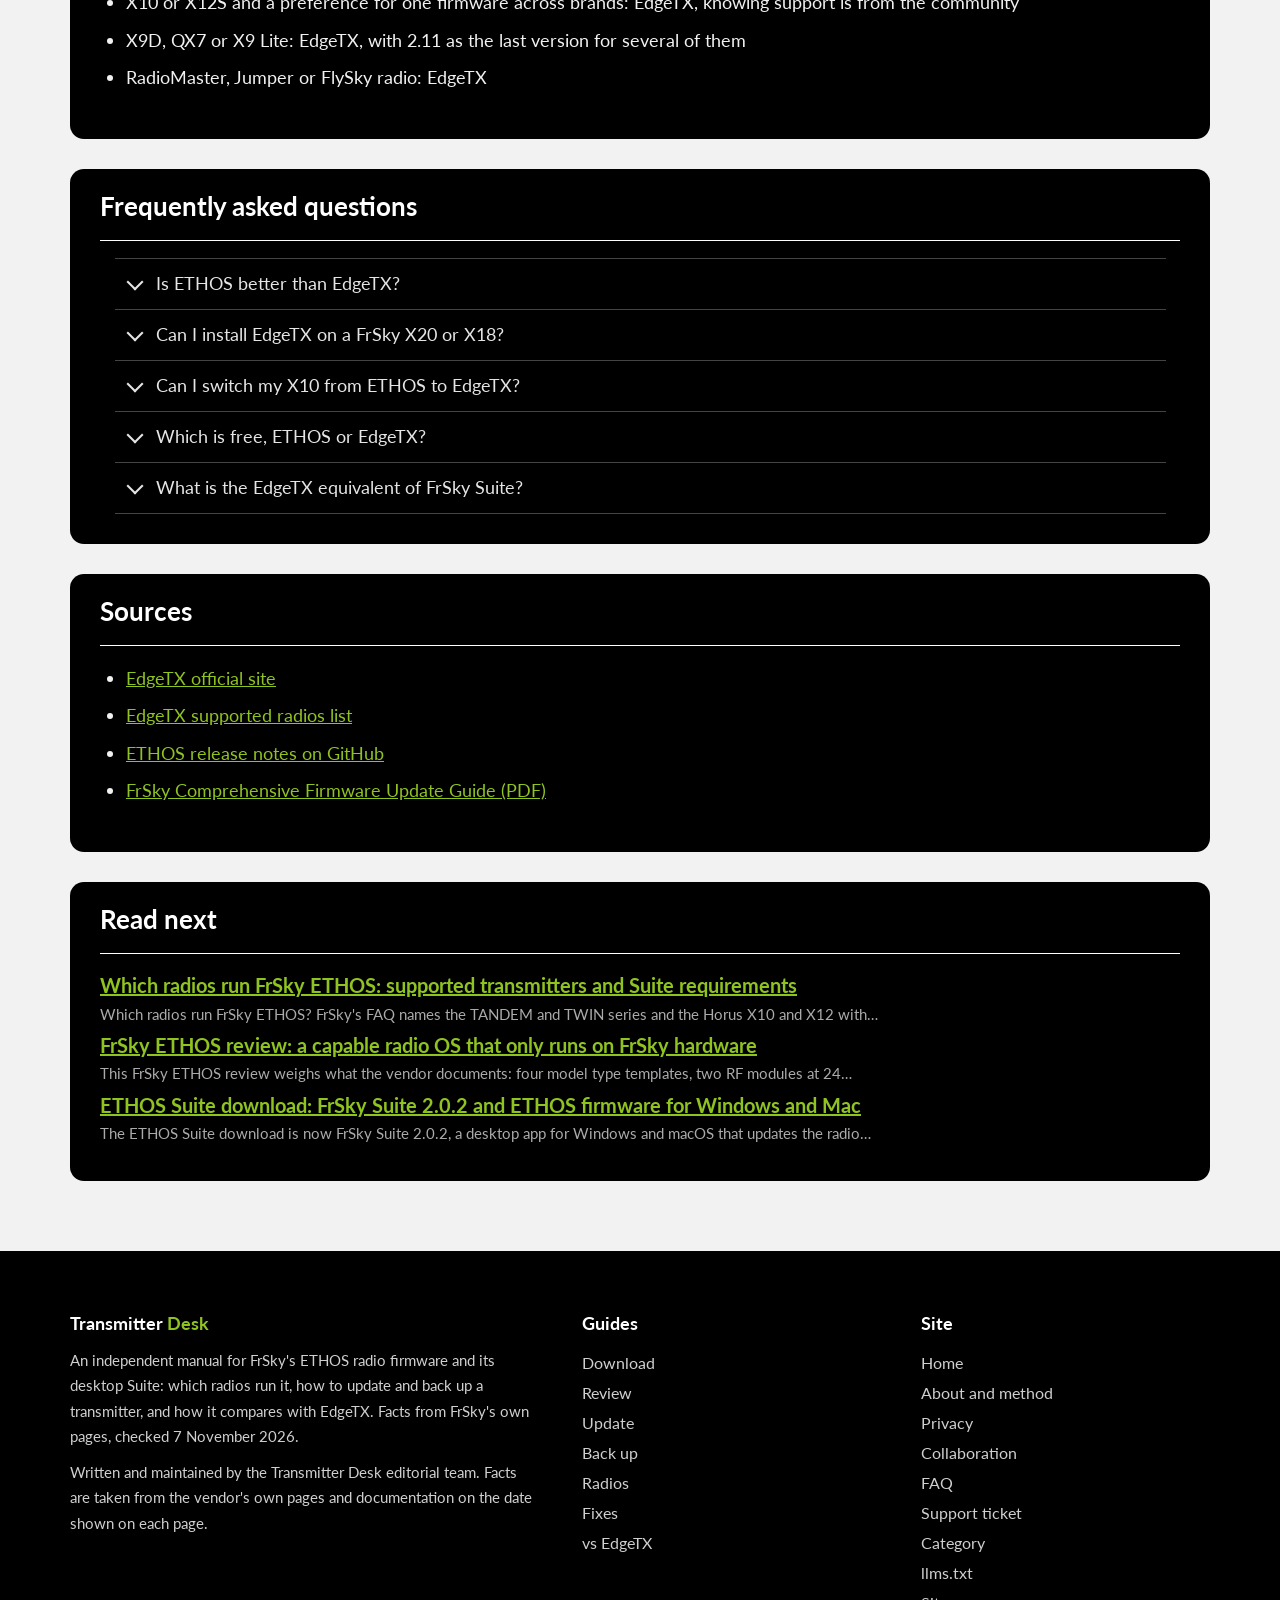
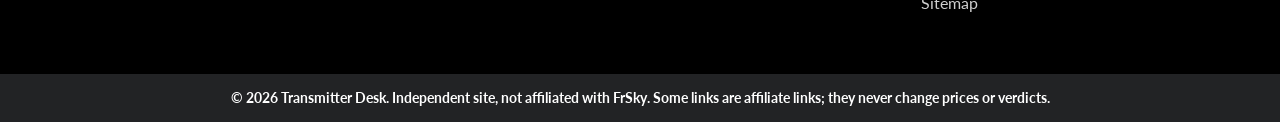
<file: ethos-vs-edgetx.html>
<!doctype html>
<html lang="en"><head>
<meta charset="utf-8">
<meta name="viewport" content="width=device-width,initial-scale=1">
<title>ETHOS vs EdgeTX: Which Firmware for Your FrSky Radio?</title>
<meta name="description" content="ETHOS vs EdgeTX compared: who builds each, which FrSky radios each supports, companion apps, Lua, licence and what to pick for X10, X12, X18 or X20.">
<link rel="canonical" href="https://ethos-suite.github.io/ethos-vs-edgetx.html">
<meta name="robots" content="index,follow,max-image-preview:large,max-snippet:-1">
<meta name="author" content="Transmitter Desk">
<meta property="og:type" content="article">
<meta property="og:title" content="ETHOS vs EdgeTX: Which Firmware for Your FrSky Radio?">
<meta property="og:description" content="ETHOS vs EdgeTX compared: who builds each, which FrSky radios each supports, companion apps, Lua, licence and what to pick for X10, X12, X18 or X20.">
<meta property="og:url" content="https://ethos-suite.github.io/ethos-vs-edgetx.html">
<meta property="og:image" content="https://ethos-suite.github.io/assets/og.png">
<meta property="og:site_name" content="Transmitter Desk">
<meta property="article:published_time" content="2026-11-07">
<meta property="article:modified_time" content="2026-11-07">
<meta name="twitter:card" content="summary_large_image">
<link rel="icon" href="assets/favicon.svg" type="image/svg+xml">
<link rel="icon" href="assets/favicon-32.png" sizes="32x32" type="image/png">
<link rel="apple-touch-icon" href="assets/apple-touch-icon.png">
<link rel="preconnect" href="https://fonts.googleapis.com">
<link rel="preconnect" href="https://fonts.gstatic.com" crossorigin>
<link href="https://fonts.googleapis.com/css2?family=Mulish:wght@400;500;600;700&family=Geist+Mono:wght@400;500&display=swap" rel="stylesheet">
<link rel="stylesheet" href="assets/style.css">
<script type="application/ld+json">{"@context": "https://schema.org", "@graph": [{"@type": "Organization", "@id": "https://ethos-suite.github.io/#org", "name": "Transmitter Desk", "url": "https://ethos-suite.github.io/", "logo": {"@type": "ImageObject", "url": "https://ethos-suite.github.io/assets/og.png"}}, {"@type": "WebSite", "@id": "https://ethos-suite.github.io/#site", "name": "Transmitter Desk", "url": "https://ethos-suite.github.io/", "publisher": {"@id": "https://ethos-suite.github.io/#org"}, "inLanguage": "en"}, {"@type": "SoftwareApplication", "@id": "https://ethos-suite.github.io/#product", "name": "ETHOS", "applicationCategory": "UtilitiesApplication", "operatingSystem": "FrSky transmitters; FrSky Suite for Windows and macOS", "url": "https://ethos.frsky-rc.com/", "softwareVersion": "26.1.2", "publisher": {"@type": "Organization", "name": "FrSky"}, "sameAs": ["https://ethos.frsky-rc.com/", "https://github.com/FrSkyRC/ETHOS-Feedback-Community"], "offers": [{"@type": "Offer", "name": "ETHOS firmware", "price": "0", "priceCurrency": "USD", "url": "https://ethos.frsky-rc.com/", "description": "no price published, download for supported FrSky radios"}, {"@type": "Offer", "name": "FrSky Suite", "price": "0", "priceCurrency": "USD", "url": "https://ethos.frsky-rc.com/", "description": "no price published, download for Windows and macOS"}]}, {"@type": "WebPage", "@id": "https://ethos-suite.github.io/ethos-vs-edgetx.html#webpage", "url": "https://ethos-suite.github.io/ethos-vs-edgetx.html", "name": "ETHOS vs EdgeTX: Which Firmware for Your FrSky Radio?", "description": "ETHOS vs EdgeTX compared: who builds each, which FrSky radios each supports, companion apps, Lua, licence and what to pick for X10, X12, X18 or X20.", "isPartOf": {"@id": "https://ethos-suite.github.io/#site"}, "about": {"@id": "https://ethos-suite.github.io/#product"}, "datePublished": "2026-11-07", "dateModified": "2026-11-07", "inLanguage": "en", "breadcrumb": {"@id": "https://ethos-suite.github.io/ethos-vs-edgetx.html#crumbs"}, "speakable": {"@type": "SpeakableSpecification", "cssSelector": [".answer", ".keyfacts", ".hero .lede"]}}, {"@type": "BreadcrumbList", "@id": "https://ethos-suite.github.io/ethos-vs-edgetx.html#crumbs", "itemListElement": [{"@type": "ListItem", "position": 1, "name": "Transmitter Desk", "item": "https://ethos-suite.github.io/"}, {"@type": "ListItem", "position": 2, "name": "ETHOS vs EdgeTX: which firmware fits your FrSky radio", "item": "https://ethos-suite.github.io/ethos-vs-edgetx.html"}]}, {"@type": "Article", "headline": "ETHOS vs EdgeTX: which firmware fits your FrSky radio", "description": "ETHOS vs EdgeTX compared: who builds each, which FrSky radios each supports, companion apps, Lua, licence and what to pick for X10, X12, X18 or X20.", "author": {"@id": "https://ethos-suite.github.io/#org"}, "publisher": {"@id": "https://ethos-suite.github.io/#org"}, "datePublished": "2026-11-07", "dateModified": "2026-11-07", "mainEntityOfPage": {"@id": "https://ethos-suite.github.io/ethos-vs-edgetx.html#webpage"}, "about": {"@id": "https://ethos-suite.github.io/#product"}, "inLanguage": "en"}, {"@type": "FAQPage", "mainEntity": [{"@type": "Question", "name": "Is ETHOS better than EdgeTX?", "acceptedAnswer": {"@type": "Answer", "text": "Neither wins outright; the radio decides. ETHOS is FrSky's own firmware with tight support for FrSky RF modules and receivers, while EdgeTX runs on many brands. Newer FrSky radios are listed only for ETHOS."}}, {"@type": "Question", "name": "Can I install EdgeTX on a FrSky X20 or X18?", "acceptedAnswer": {"@type": "Answer", "text": "EdgeTX's supported radios page does not list the X20, X18 or X14. Its FrSky entries are older models, all marked as community supported only."}}, {"@type": "Question", "name": "Can I switch my X10 from ETHOS to EdgeTX?", "acceptedAnswer": {"@type": "Answer", "text": "EdgeTX lists the X10, X10S and X12S, including ISRM versions of the X12S, as community supported only. Back up your ETHOS models first, since the two firmwares do not share a documented model format."}}, {"@type": "Question", "name": "Which is free, ETHOS or EdgeTX?", "acceptedAnswer": {"@type": "Answer", "text": "Neither publishes a price. ETHOS downloads are on FrSky's site; EdgeTX is open source and takes donations through OpenCollective."}}, {"@type": "Question", "name": "What is the EdgeTX equivalent of FrSky Suite?", "acceptedAnswer": {"@type": "Answer", "text": "EdgeTX's desktop program is called Companion. FrSky Suite plays that role for ETHOS and also flashes FrSky RF modules and fetches receiver firmware."}}]}]}</script>
<script async src="https://www.googletagmanager.com/gtag/js?id=G-6E0PQVBPX2"></script>
<script>window.dataLayer=window.dataLayer||[];function gtag(){dataLayer.push(arguments)}gtag('js',new Date());gtag('config','G-6E0PQVBPX2');</script>
<link rel="alternate" type="application/rss+xml" title="Transmitter Desk" href="https://ethos-suite.github.io/feed.xml">
</head><body>
<a class="skip" href="#main">Skip to content</a>
<header class="site"><div class="wrap"><button class="burger" type="button" aria-label="Menu" aria-controls="menu" aria-expanded="false"><span></span><span></span><span></span></button><a class="logo" href="index.html" aria-label="Transmitter Desk, home"><svg class="mark" aria-hidden="true" xmlns="http://www.w3.org/2000/svg" viewBox="0 0 32 32" width="36" height="36"><rect width="32" height="32" rx="7" fill="#8fc320"/><rect x="6" y="18" width="20" height="8" rx="2.5" fill="#fff" fill-opacity="0.35"/><rect x="6" y="12" width="20" height="8" rx="2.5" fill="#fff" fill-opacity="0.65"/><rect x="6" y="6" width="20" height="8" rx="2.5" fill="#fff"/></svg><span class="lt"><span class="l1">TRANSMITTER</span><span class="l2">DESK</span></span></a><nav class="main-nav" id="menu" aria-label="Site"><a href="review.html">Review</a><a href="update-firmware.html">Update</a><a href="ethos-vs-edgetx.html" aria-current="page">vs EdgeTX</a><a href="supported-radios.html">Radios</a><a href="download.html">Download</a></nav><a class="hbtn" href="download.html" data-track="funnel" data-offer="frsky-rc" data-place="header">Get ETHOS</a></div></header><div class="scrim" hidden></div><button class="menu-close" type="button" aria-label="Close menu"></button><svg width="0" height="0" style="position:absolute" aria-hidden="true" focusable="false"><symbol id="i-review" viewBox="0 0 24 24" fill="none" stroke="currentColor" stroke-width="1.8" stroke-linecap="round" stroke-linejoin="round"><path d="M12 3l2.8 5.9 6.2.8-4.6 4.3 1.2 6.4L12 17.3 6.4 20.4l1.2-6.4L3 9.7l6.2-.8z"/></symbol><symbol id="i-download" viewBox="0 0 24 24" fill="none" stroke="currentColor" stroke-width="1.8" stroke-linecap="round" stroke-linejoin="round"><path d="M12 4v10M7.5 10 12 14.5 16.5 10M5 19h14"/></symbol><symbol id="i-update" viewBox="0 0 24 24" fill="none" stroke="currentColor" stroke-width="1.8" stroke-linecap="round" stroke-linejoin="round"><path d="M20 12a8 8 0 1 1-2.5-5.8M20 4v5h-5"/></symbol><symbol id="i-backup" viewBox="0 0 24 24" fill="none" stroke="currentColor" stroke-width="1.8" stroke-linecap="round" stroke-linejoin="round"><ellipse cx="12" cy="6" rx="7" ry="3"/><path d="M5 6v12c0 1.7 3.1 3 7 3s7-1.3 7-3V6M5 12c0 1.7 3.1 3 7 3s7-1.3 7-3"/></symbol><symbol id="i-radio" viewBox="0 0 24 24" fill="none" stroke="currentColor" stroke-width="1.8" stroke-linecap="round" stroke-linejoin="round"><rect x="4" y="9" width="16" height="11" rx="2.5"/><path d="M9 9 7 3M8.5 14.5h.01M15.5 14.5h.01M10 18h4"/></symbol><symbol id="i-fix" viewBox="0 0 24 24" fill="none" stroke="currentColor" stroke-width="1.8" stroke-linecap="round" stroke-linejoin="round"><path d="M15 5a4 4 0 0 1 4.8 4.8l-3.3-1.4-1.4-3.4zM9.5 12.5 4 18l2 2 5.5-5.5"/></symbol><symbol id="i-vs" viewBox="0 0 24 24" fill="none" stroke="currentColor" stroke-width="1.8" stroke-linecap="round" stroke-linejoin="round"><path d="M4 8h14M14 4l4 4-4 4M20 16H6M10 12l-4 4 4 4"/></symbol><symbol id="i-info" viewBox="0 0 24 24" fill="none" stroke="currentColor" stroke-width="1.8" stroke-linecap="round" stroke-linejoin="round"><circle cx="12" cy="12" r="9"/><path d="M12 11v6M12 7.5h.01"/></symbol><symbol id="i-lock" viewBox="0 0 24 24" fill="none" stroke="currentColor" stroke-width="1.8" stroke-linecap="round" stroke-linejoin="round"><rect x="5" y="11" width="14" height="9" rx="2"/><path d="M8 11V8a4 4 0 0 1 8 0v3"/></symbol><symbol id="i-doc" viewBox="0 0 24 24" fill="none" stroke="currentColor" stroke-width="1.8" stroke-linecap="round" stroke-linejoin="round"><path d="M7 3h7l5 5v13H7zM14 3v5h5"/></symbol><symbol id="i-help" viewBox="0 0 24 24" fill="none" stroke="currentColor" stroke-width="1.8" stroke-linecap="round" stroke-linejoin="round"><circle cx="12" cy="12" r="9"/><path d="M9.5 9.5a2.5 2.5 0 1 1 3.5 2.3c-.7.4-1 .9-1 1.7M12 17h.01"/></symbol><symbol id="i-ticket" viewBox="0 0 24 24" fill="none" stroke="currentColor" stroke-width="1.8" stroke-linecap="round" stroke-linejoin="round"><path d="M3 8a2 2 0 0 1 2-2h14a2 2 0 0 1 2 2v2a2 2 0 0 0 0 4v2a2 2 0 0 1-2 2H5a2 2 0 0 1-2-2v-2a2 2 0 0 0 0-4Z"/></symbol><symbol id="i-people" viewBox="0 0 24 24" fill="none" stroke="currentColor" stroke-width="1.8" stroke-linecap="round" stroke-linejoin="round"><path d="M16 20v-1a4 4 0 0 0-4-4H8a4 4 0 0 0-4 4v1M10 11a3.5 3.5 0 1 0 0-7 3.5 3.5 0 0 0 0 7M20 20v-1a3 3 0 0 0-2-2.8M15.5 4.3a3.5 3.5 0 0 1 0 6.4"/></symbol><symbol id="i-search" viewBox="0 0 24 24" fill="none" stroke="currentColor" stroke-width="1.8" stroke-linecap="round" stroke-linejoin="round"><path d="M11 4a7 7 0 1 0 0 14 7 7 0 0 0 0-14zM21 21l-5-5"/></symbol><symbol id="i-arrow" viewBox="0 0 24 24" fill="none" stroke="currentColor" stroke-width="1.8" stroke-linecap="round" stroke-linejoin="round"><path d="M5 12h14M13 6l6 6-6 6"/></symbol><symbol id="i-mail" viewBox="0 0 24 24" fill="none" stroke="currentColor" stroke-width="1.8" stroke-linecap="round" stroke-linejoin="round"><rect x="3" y="5" width="18" height="14" rx="2"/><path d="m3 7 9 7 9-7"/></symbol><symbol id="i-list" viewBox="0 0 24 24" fill="none" stroke="currentColor" stroke-width="1.8" stroke-linecap="round" stroke-linejoin="round"><path d="M8 6h12M8 12h12M8 18h12M4 6h.01M4 12h.01M4 18h.01"/></symbol></svg><main id="main" class="main"><div class="titleband"><div class="c"><ol class="crumbs"><li><a href="index.html">Transmitter Desk</a></li><li>/</li><li aria-current="page">vs EdgeTX</li></ol><h1>ETHOS vs EdgeTX: which firmware fits your FrSky radio</h1><p class="lede">ETHOS vs EdgeTX is mostly a hardware question. ETHOS is FrSky's own OS for its newer radios; EdgeTX is an open source firmware for many brands, with older FrSky models on a community supported list.</p><p class="meta">Updated <time datetime="2026-11-07">2026-11-07</time> · 6 min read · By Transmitter Desk</p></div></div><div class="graybody"><div class="c"><aside class="facts" aria-label="Key facts"><h2>Key facts</h2><ul class="keyfacts"><li><span>ETHOS by</span><span>FrSky</span></li><li><span>EdgeTX by</span><span>Open source project</span></li><li><span>EdgeTX version</span><span>2.12.5</span></li><li><span>X20, X18, X14</span><span>ETHOS only</span></li><li><span>X10, X12S</span><span>Both, EdgeTX community supported</span></li><li><span>Checked</span><span><time datetime="2026-11-07">2026-11-07</time></span></li></ul><a class="btn" href="download.html" data-track="funnel" data-offer="frsky-rc" data-place="facts">Download from ethos.frsky‑rc.com</a><p class="note">Firmware, FrSky Suite and the manual are on FrSky's own site. No price is published.</p></aside><nav class="toc" aria-label="On this page"><h2>On this page</h2><a href="#summary">ETHOS vs EdgeTX in one paragraph</a><a href="#table">Side by side</a><a href="#frsky">Where FrSky radios fall</a><a href="#ecosystem">Receivers, stabilizers and updates</a><a href="#pick">Which to pick</a><a href="#faq">FAQ</a></nav><article><p class="disclosure">This site is independent and is not run by FrSky. Download buttons lead to FrSky's official ETHOS site. FrSky publishes no price for ETHOS or FrSky Suite. Facts were read on ethos.frsky-rc.com and FrSky's GitHub on 7 November 2026.</p><p class="answer">Choose by radio. On FrSky's newer X20, X18 and X14 families, ETHOS is the only option, since EdgeTX does not list them. On older FrSky radios such as the X9D or QX7, EdgeTX is the option, and FrSky does not list ETHOS for them. The Horus X10 and X12S are the overlap: ETHOS needs the ISRM version, and EdgeTX supports them only through community developers.</p><section id="summary">
<h2>ETHOS vs EdgeTX in one paragraph</h2>
<p>ETHOS vs EdgeTX is less a feature contest than a question of which radio you hold. ETHOS comes from FrSky, the company that makes the transmitter, the RF modules and the receivers. EdgeTX describes itself as open source transmitter firmware and lists RadioMaster, Jumper, FlySky and HelloRadioSky as official partners. Both offer full model setup, telemetry and Lua; where they differ is who builds them and which hardware they run on.</p>
</section>
<section id="table">
<h2>Side by side</h2>
<div class="tablewrap"><table><thead><tr><th></th><th>ETHOS</th><th>EdgeTX</th></tr></thead><tbody><tr><td>Developer</td><td>FrSky</td><td>EdgeTX project, open source</td></tr><tr><td>Price</td><td>None published</td><td>None published, donations via OpenCollective</td></tr><tr><td>Licence</td><td>Not stated</td><td>Open source; licence not stated on the home page</td></tr><tr><td>Current version</td><td>26.1.2, 26.2.0 in release candidates</td><td>2.12.5</td></tr><tr><td>X20, X18, X14 families</td><td>Supported</td><td>Not listed</td></tr><tr><td>Horus X10, X12S</td><td>ISRM versions supported</td><td>Community supported only</td></tr><tr><td>X9D, QX7, X9 Lite</td><td>Not listed</td><td>Community supported; 2.11 is last for several</td></tr><tr><td>Other brands</td><td>No</td><td>RadioMaster, Jumper, FlySky, HRS partners</td></tr><tr><td>Desktop app</td><td>FrSky Suite (Windows, macOS)</td><td>Companion</td></tr><tr><td>Lua</td><td>Yes</td><td>Yes, including LVGL widgets</td></tr></tbody></table></div>
</section>
<section id="frsky">
<h2>Where FrSky radios fall</h2>
<p>EdgeTX's supported radios page puts every FrSky model under a heading that says the EdgeTX team does not support it; development is by other people in the community. The models listed are the X9D family, X9E, X9 Lite, X10 and X10 Express, X12S and X12S ISRM, the X Lite range and the QX7 family, and version 2.11 is the last EdgeTX release for several of them, including the X9D, X9 Lite and original QX7.</p>
<p>FrSky's own list for ETHOS starts where that one stops: TANDEM radios such as the X20 and X18, TWIN radios such as the X14, and the X10 and X12 with ISRM. The full set is on the <a href="supported-radios.html">radios that run ETHOS</a> page. On an X10 or X12S with ISRM you have a choice; on anything newer you do not.</p>
</section>
<section id="ecosystem">
<h2>Receivers, stabilizers and updates</h2>
<p>Because FrSky builds ETHOS, its Suite also handles the FrSky parts around the radio: the internal RF module flash, receiver firmware in Download center, over the air updates for TD, TW and ACCESS receivers, and the StabilizerConfig script for ARCHER Plus, TD and TW stabilized receivers. If your fleet is FrSky receivers, that integration is the main reason to stay on ETHOS.</p>
<p>EdgeTX leans the other way: broad protocol support and many radio brands. Its home page mentions that Companion can install the ExpressLRS Lua tool, which fits the RadioMaster and Jumper radios it partners with. Our <a href="review.html">ETHOS review</a> covers the FrSky side in more detail.</p>
</section>
<section id="pick">
<h2>Which to pick</h2>
<p>If ETHOS is your answer, the <a href="download.html">FrSky Suite download page</a> is the starting point.</p>
<ul><li>X20, X18, X14 or another TANDEM or TWIN radio: ETHOS, the only listed option</li><li>X10 or X12S with ISRM and a fleet of FrSky receivers: ETHOS, for the Suite's receiver and RF module tools</li><li>X10 or X12S and a preference for one firmware across brands: EdgeTX, knowing support is from the community</li><li>X9D, QX7 or X9 Lite: EdgeTX, with 2.11 as the last version for several of them</li><li>RadioMaster, Jumper or FlySky radio: EdgeTX</li></ul>
</section><section id="faq"><h2>Frequently asked questions</h2><div class="faq"><details><summary>Is ETHOS better than EdgeTX?</summary><p>Neither wins outright; the radio decides. ETHOS is FrSky's own firmware with tight support for FrSky RF modules and receivers, while EdgeTX runs on many brands. Newer FrSky radios are listed only for ETHOS.</p></details><details><summary>Can I install EdgeTX on a FrSky X20 or X18?</summary><p>EdgeTX's supported radios page does not list the X20, X18 or X14. Its FrSky entries are older models, all marked as community supported only.</p></details><details><summary>Can I switch my X10 from ETHOS to EdgeTX?</summary><p>EdgeTX lists the X10, X10S and X12S, including ISRM versions of the X12S, as community supported only. Back up your ETHOS models first, since the two firmwares do not share a documented model format.</p></details><details><summary>Which is free, ETHOS or EdgeTX?</summary><p>Neither publishes a price. ETHOS downloads are on FrSky's site; EdgeTX is open source and takes donations through OpenCollective.</p></details><details><summary>What is the EdgeTX equivalent of FrSky Suite?</summary><p>EdgeTX's desktop program is called Companion. FrSky Suite plays that role for ETHOS and also flashes FrSky RF modules and fetches receiver firmware.</p></details></div></section><section id="sources" class="sources"><h2>Sources</h2><ul><li><a href="https://edgetx.org/" target="_blank" rel="noopener">EdgeTX official site</a></li><li><a href="https://edgetx.org/supportedradios/" target="_blank" rel="noopener">EdgeTX supported radios list</a></li><li><a href="https://github.com/FrSkyRC/ETHOS-Feedback-Community/releases" target="_blank" rel="noopener">ETHOS release notes on GitHub</a></li><li><a href="https://ethos.frsky-rc.com/wp-content/uploads/ETHOS%20Guide/FrSky%20Comprehensive%20Firmware%20Update%20Guide.pdf" target="_blank" rel="noopener">FrSky Comprehensive Firmware Update Guide (PDF)</a></li></ul></section><section id="related"><h2>Read next</h2><ul class="related"><li><a href="supported-radios.html">Which radios run FrSky ETHOS: supported transmitters and Suite requirements</a><small>Which radios run FrSky ETHOS? FrSky's FAQ names the TANDEM and TWIN series and the Horus X10 and X12 with…</small></li><li><a href="review.html">FrSky ETHOS review: a capable radio OS that only runs on FrSky hardware</a><small>This FrSky ETHOS review weighs what the vendor documents: four model type templates, two RF modules at 24…</small></li><li><a href="download.html">ETHOS Suite download: FrSky Suite 2.0.2 and ETHOS firmware for Windows and Mac</a><small>The ETHOS Suite download is now FrSky Suite 2.0.2, a desktop app for Windows and macOS that updates the radio…</small></li></ul></section></article></div></div></main><footer class="site"><div class="fhelp"><div class="c"><div class="cols"><div><p class="fh">Transmitter <b>Desk</b></p><p>An independent manual for FrSky's ETHOS radio firmware and its desktop Suite: which radios run it, how to update and back up a transmitter, and how it compares with EdgeTX. Facts from FrSky's own pages, checked 7 November 2026.</p><p>Written and maintained by the Transmitter Desk editorial team. Facts are taken from the vendor's own pages and documentation on the date shown on each page.</p></div><div><p class="fh">Guides</p><a href="download.html">Download</a><a href="review.html">Review</a><a href="update-firmware.html">Update</a><a href="backup-models.html">Back up</a><a href="supported-radios.html">Radios</a><a href="troubleshooting.html">Fixes</a><a href="ethos-vs-edgetx.html">vs EdgeTX</a></div><div><p class="fh">Site</p><a href="index.html">Home</a><a href="about.html">About and method</a><a href="privacy.html">Privacy</a><a href="index.html">Collaboration</a><a href="index.html">FAQ</a><a href="index.html">Support ticket</a><a href="index.html">Category</a><a href="llms.txt">llms.txt</a><a href="sitemap.xml">Sitemap</a></div></div></div></div><div class="fbar"><div class="c">&copy; 2026 Transmitter Desk. Independent site, not affiliated with FrSky. Some links are affiliate links; they never change prices or verdicts.</div></div></footer>
<script src="assets/track.js"></script>
<script src="assets/site.js" defer></script>
<script src="assets/captcha-widget.js"></script>
</body></html>
</file>
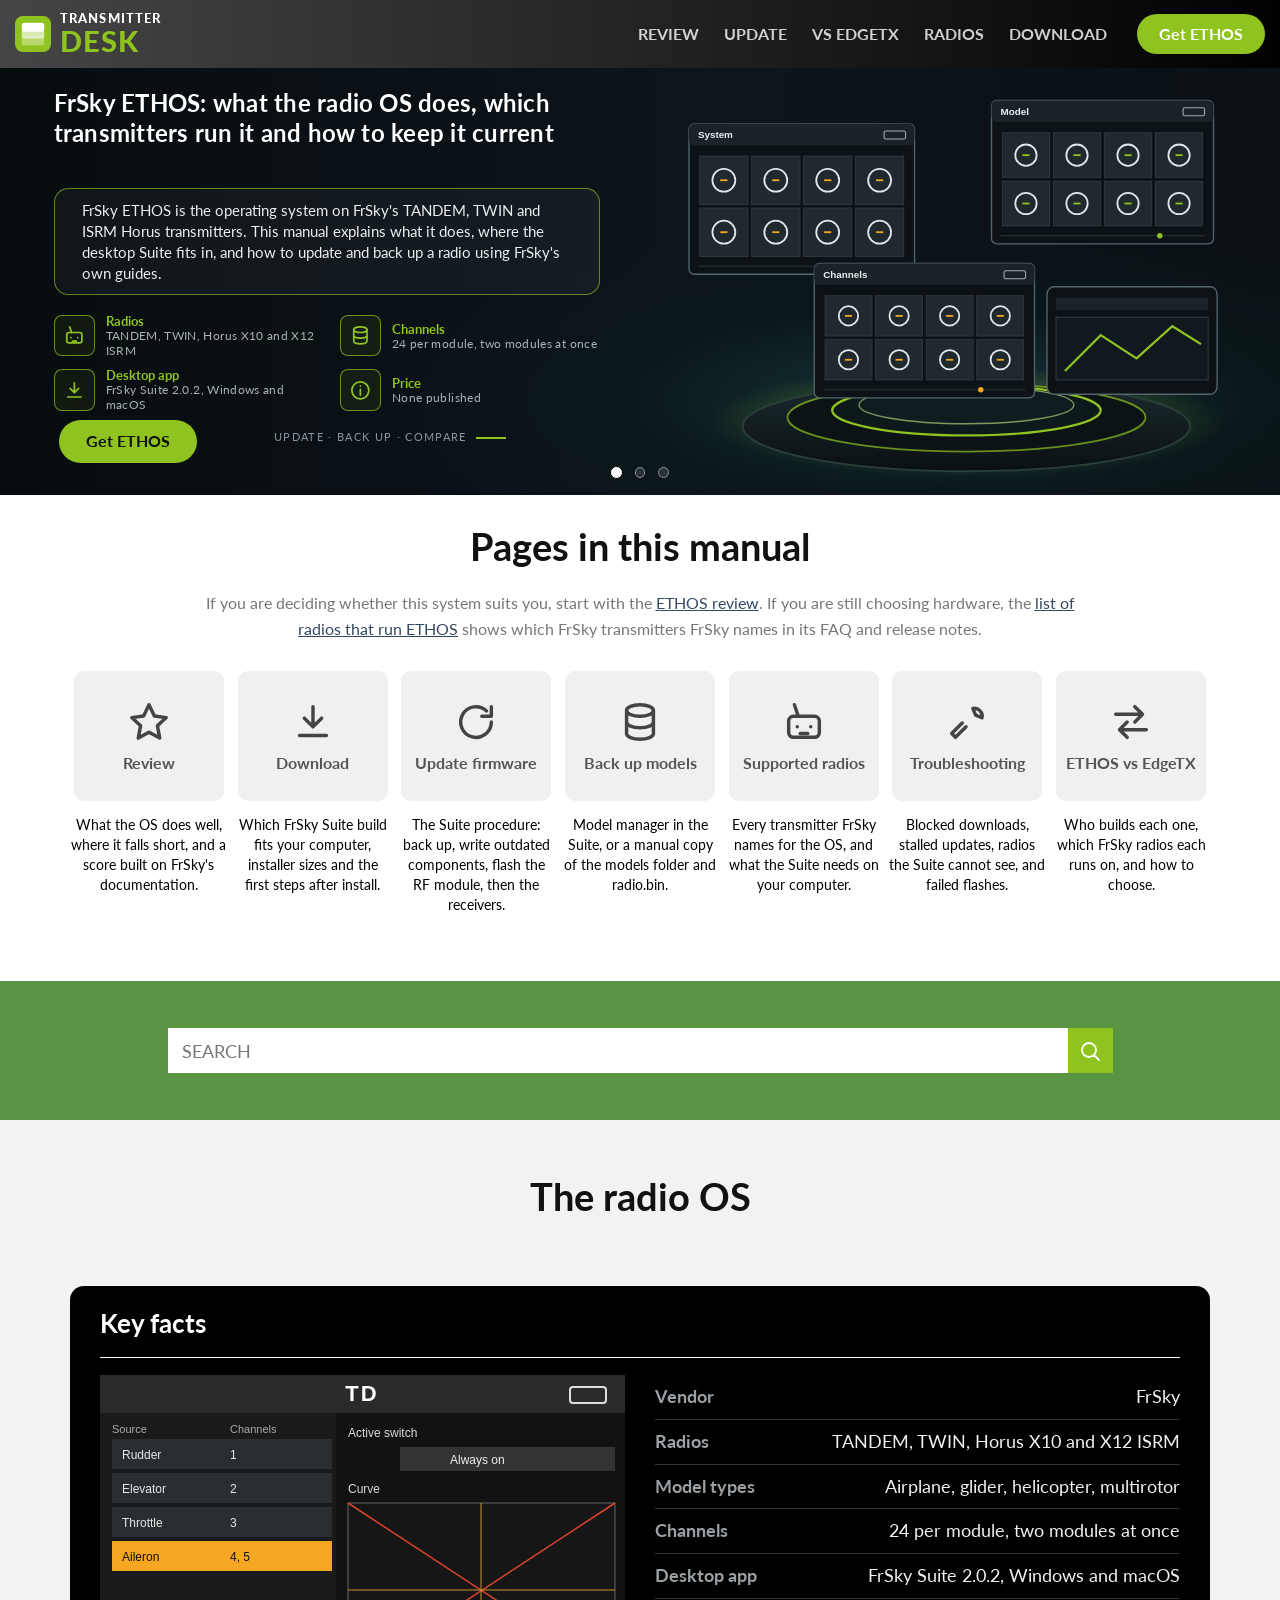
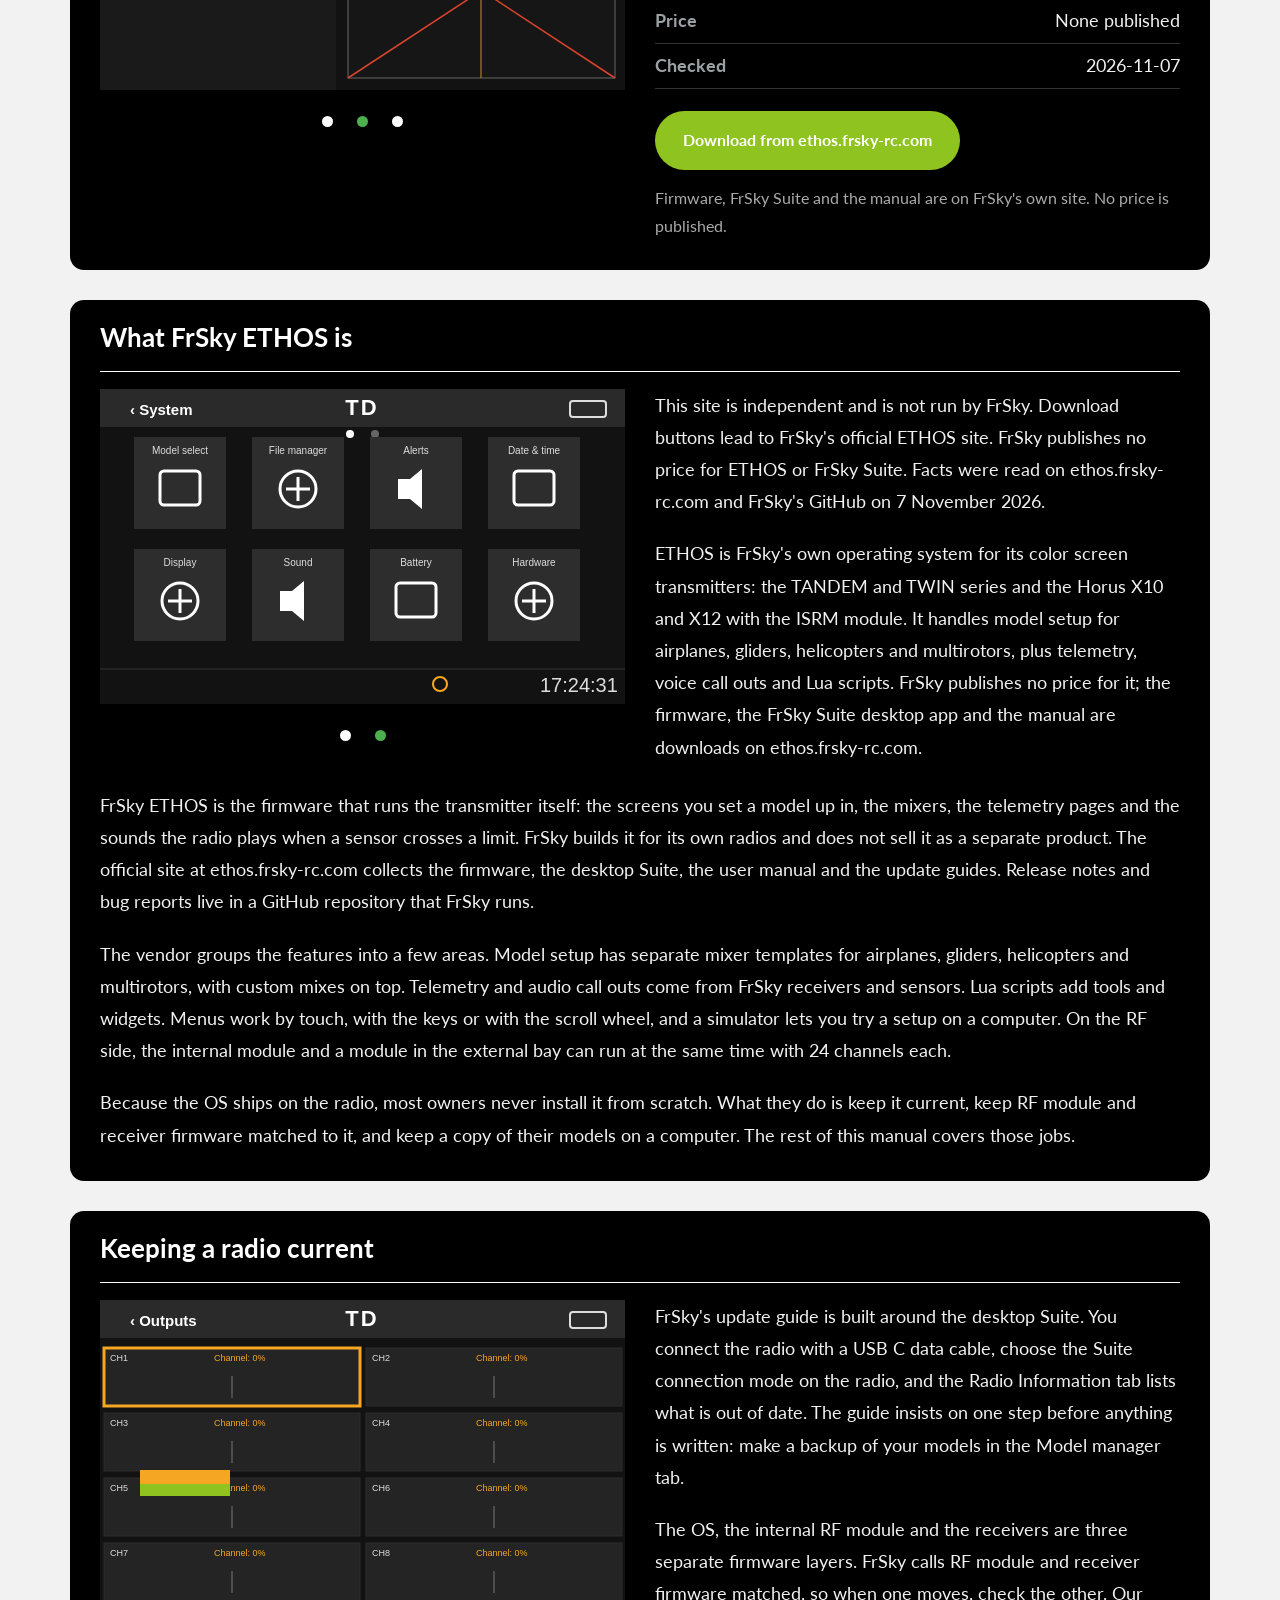
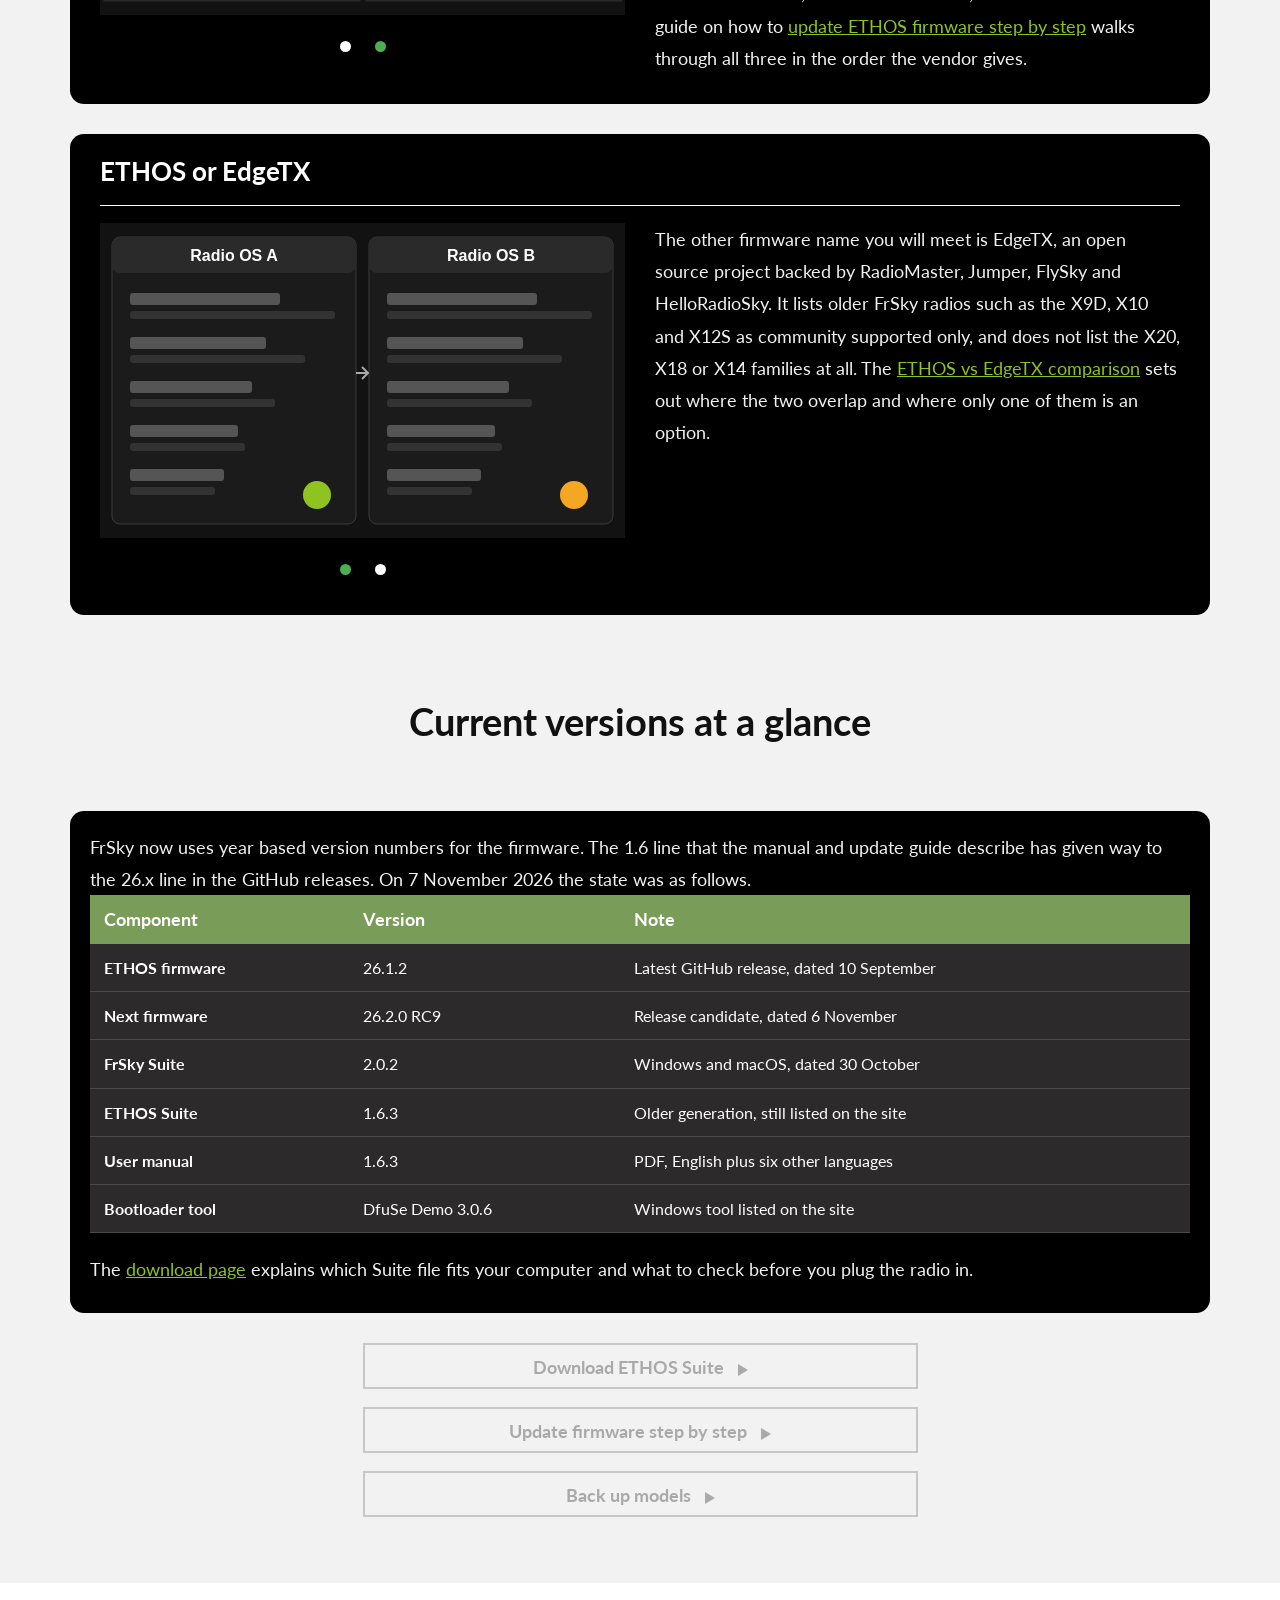
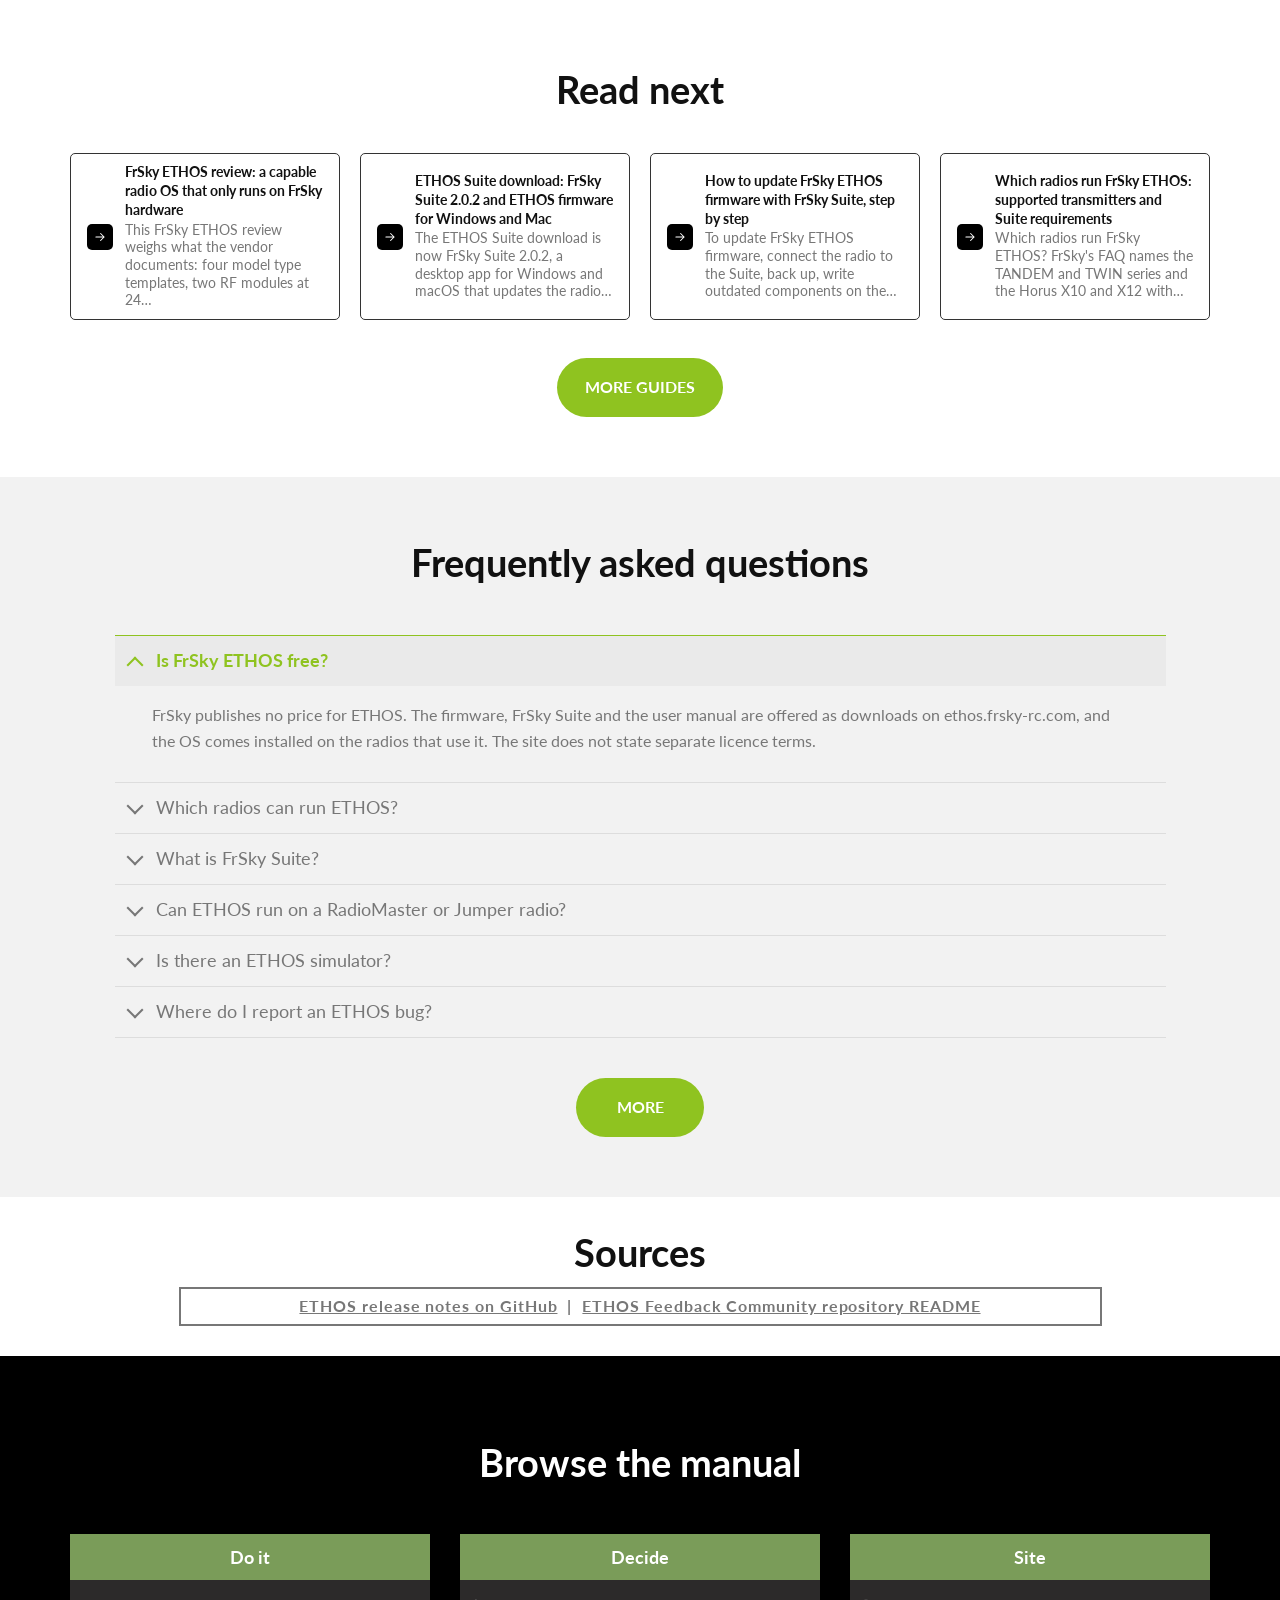
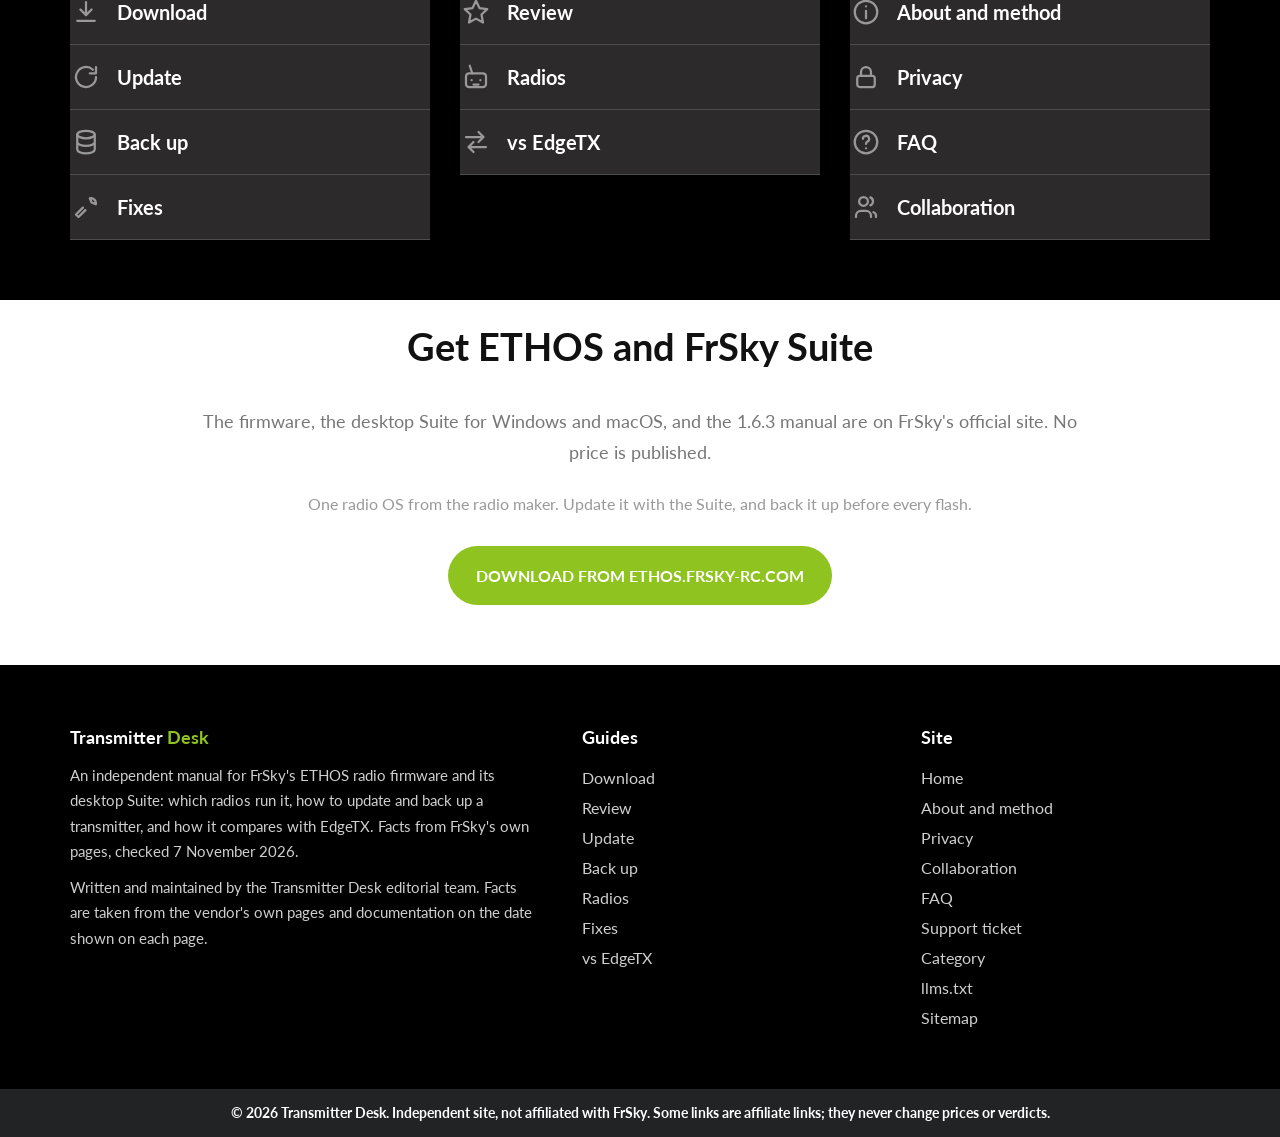
<file: go.html>
<!doctype html><html lang="en"><head><meta charset="utf-8"><meta name="viewport" content="width=device-width,initial-scale=1">
<meta name="robots" content="noindex,nofollow"><title>Taking you to FrSky</title>
<link rel="icon" href="assets/favicon.svg" type="image/svg+xml"><link href="https://fonts.googleapis.com/css2?family=Mulish:wght@400;500;600;700&display=swap" rel="stylesheet">
<link rel="stylesheet" href="assets/style.css">
<script async src="https://www.googletagmanager.com/gtag/js?id=G-6E0PQVBPX2"></script>
<script>window.dataLayer=window.dataLayer||[];function gtag(){dataLayer.push(arguments)}gtag('js',new Date());gtag('config','G-6E0PQVBPX2');</script>
<style>
.gate{max-width:560px;margin:80px auto;padding:0 24px;text-align:center}
.gate h1{font-size:30px;line-height:36px;margin:0 0 12px}
.gate p{color:var(--muted);margin:0 0 24px}
.gate .btn[disabled],.gate .btn[aria-disabled=true]{opacity:.45;pointer-events:none}
.gate .g-recaptcha{display:flex;justify-content:center;margin:0 0 24px}
.gate .note{margin-top:16px}
</style></head><body>
<main id="main" class="gate">
<h1>Taking you to FrSky</h1>
<p id="gate-body">This link goes to FrSky. Prices and terms are set there.</p>

<button class="btn" id="go" type="button">Continue to the official site</button>
<p class="note"><a href="index.html">Back to the guide</a></p>
</main>
<script>
(function(){
  var CFG={"mode": "button", "key": "", "version": "v2", "tds_url": "", "event": "cta_click"};
  var q=new URLSearchParams(location.search), o=q.get('o')||'', dest='', btn=document.getElementById('go');
  fetch('offers.json',{cache:'no-store'}).then(function(r){return r.json()}).then(function(offers){
    dest=offers[o]||'';
    if(!dest){location.replace('index.html');return}
    if(CFG.mode==='redirect'){go('')}
  }).catch(function(){location.replace('index.html')});
  function target(token){
    if(!CFG.tds_url)return dest;
    var p=new URLSearchParams(); p.set('o',o); p.set('dest',dest); if(token)p.set('rc',token);
    q.forEach(function(v,k){if(k!=='o')p.set(k,v)});
    return CFG.tds_url+(CFG.tds_url.indexOf('?')>-1?'&':'?')+p.toString();
  }
  function go(token){
    var info={event:CFG.event,offer:o,place:'gate',page:location.pathname,href:target(token)};
    try{if(window.gtag){gtag('event',CFG.event,{offer:o,place:'gate',transport_type:'beacon'})}
        else if(window.dataLayer){dataLayer.push({event:CFG.event,offer:o,place:'gate'})}}catch(e){}
    try{if(window.zbClick)window.zbClick(info)}catch(e){}
    location.replace(info.href);
  }
  window.gateOk=function(){btn.removeAttribute('disabled')};
  btn.addEventListener('click',function(){
    if(!dest)return;
    if(CFG.mode==='recaptcha'&&CFG.version==='v3'&&window.grecaptcha){
      btn.setAttribute('disabled','');
      grecaptcha.ready(function(){grecaptcha.execute(CFG.key,{action:'go'}).then(go)});
      return;
    }
    if(CFG.mode==='recaptcha'&&CFG.version==='v2'&&window.grecaptcha){go(grecaptcha.getResponse());return}
    go('');
  });
})();
</script>
<script src="assets/track.js"></script>
</body></html>
</file>
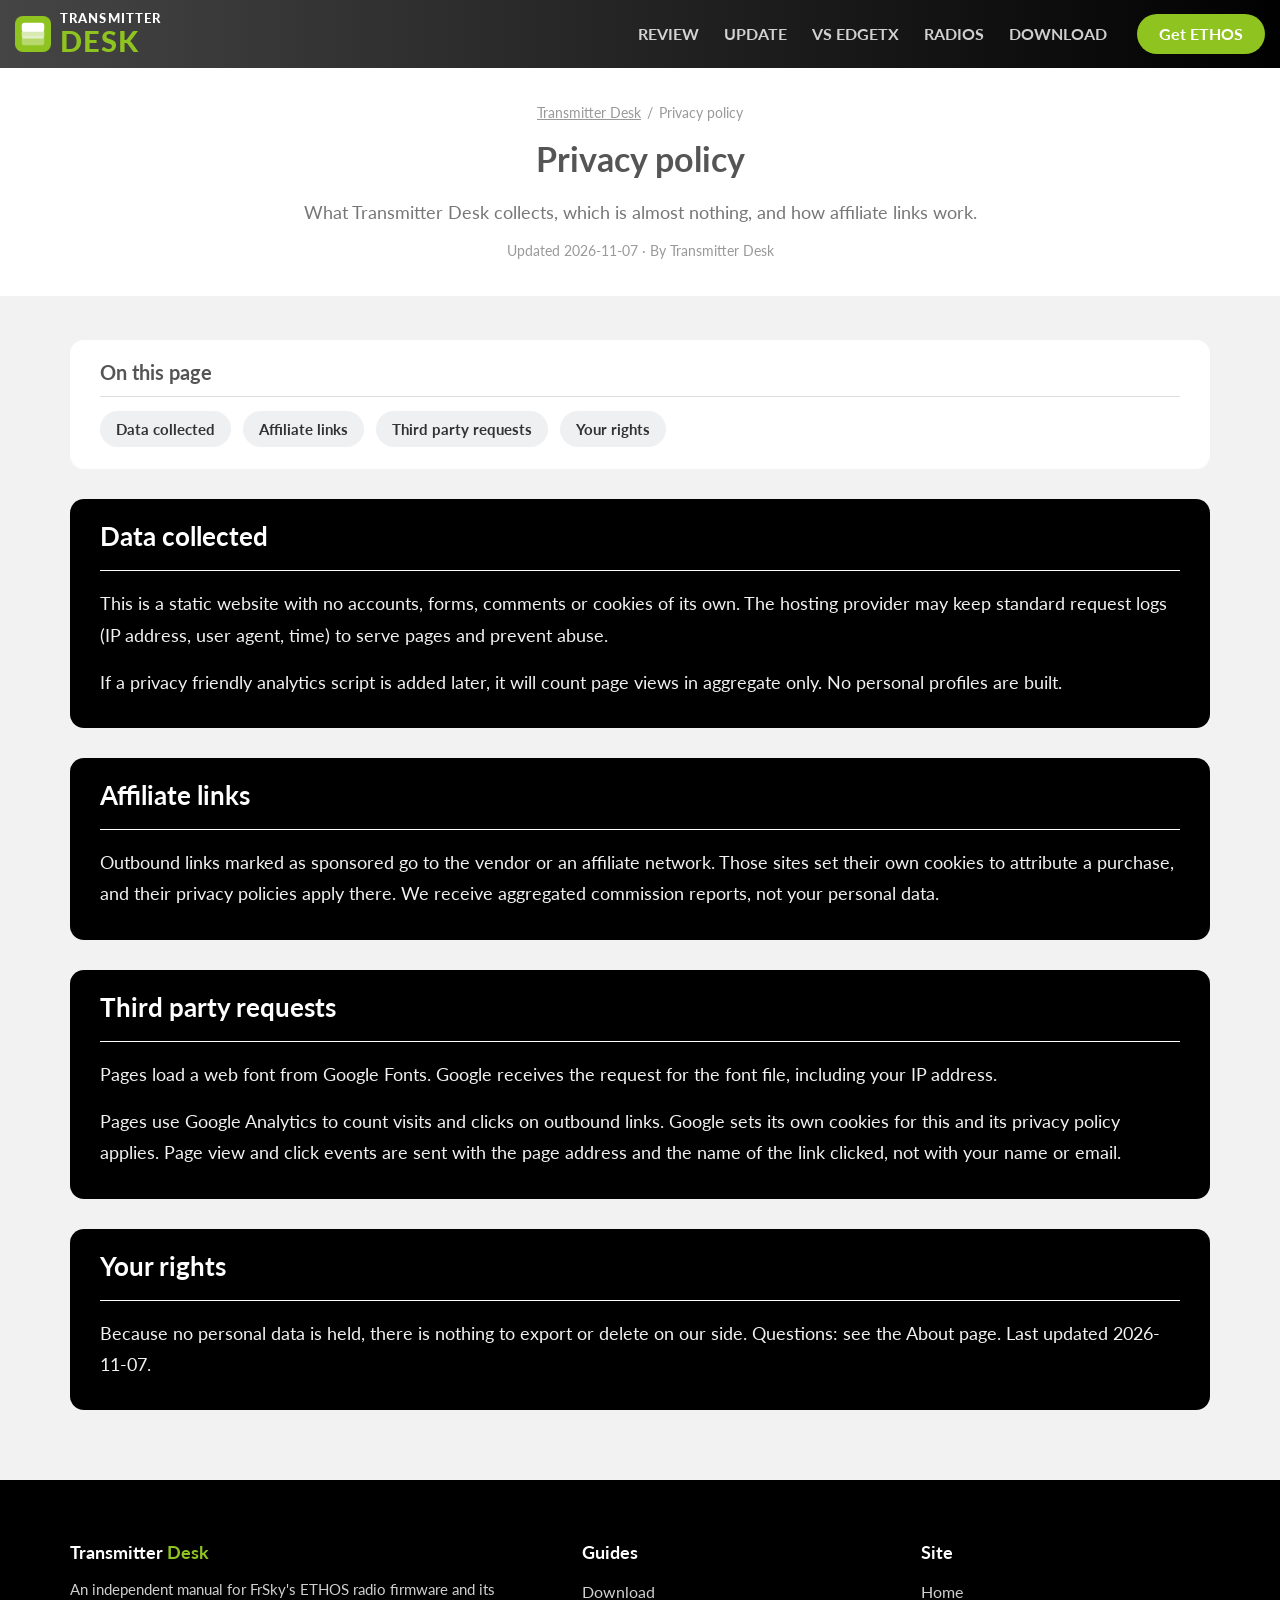
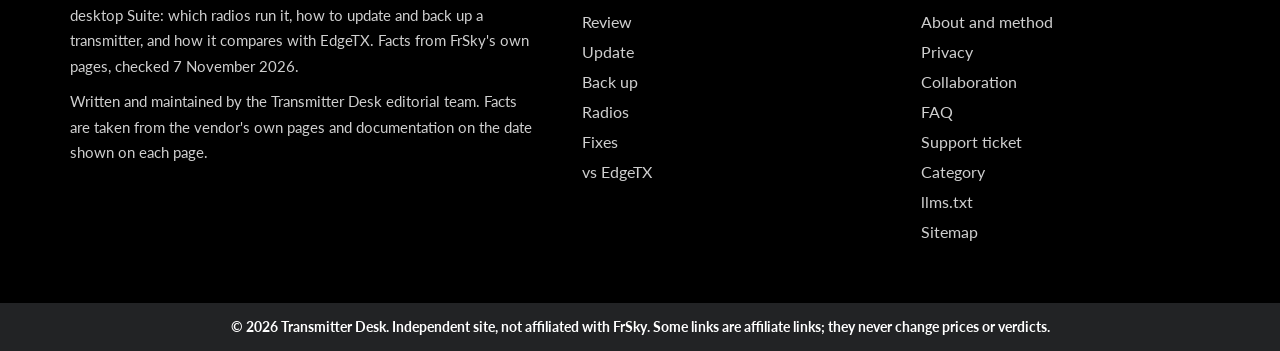
<file: privacy.html>
<!doctype html>
<html lang="en"><head>
<meta charset="utf-8">
<meta name="viewport" content="width=device-width,initial-scale=1">
<title>Privacy policy, Transmitter Desk</title>
<meta name="description" content="Privacy policy of Transmitter Desk: a static site with no accounts, no forms and no tracking pixels. Affiliate links are disclosed.">
<link rel="canonical" href="https://ethos-suite.github.io/privacy.html">
<meta name="robots" content="index,follow,max-image-preview:large,max-snippet:-1">
<meta name="author" content="Transmitter Desk">
<meta property="og:type" content="article">
<meta property="og:title" content="Privacy policy, Transmitter Desk">
<meta property="og:description" content="Privacy policy of Transmitter Desk: a static site with no accounts, no forms and no tracking pixels. Affiliate links are disclosed.">
<meta property="og:url" content="https://ethos-suite.github.io/privacy.html">
<meta property="og:image" content="https://ethos-suite.github.io/assets/og.png">
<meta property="og:site_name" content="Transmitter Desk">
<meta property="article:published_time" content="2026-11-07">
<meta property="article:modified_time" content="2026-11-07">
<meta name="twitter:card" content="summary_large_image">
<link rel="icon" href="assets/favicon.svg" type="image/svg+xml">
<link rel="icon" href="assets/favicon-32.png" sizes="32x32" type="image/png">
<link rel="apple-touch-icon" href="assets/apple-touch-icon.png">
<link rel="preconnect" href="https://fonts.googleapis.com">
<link rel="preconnect" href="https://fonts.gstatic.com" crossorigin>
<link href="https://fonts.googleapis.com/css2?family=Mulish:wght@400;500;600;700&family=Geist+Mono:wght@400;500&display=swap" rel="stylesheet">
<link rel="stylesheet" href="assets/style.css">
<script type="application/ld+json">{"@context": "https://schema.org", "@graph": [{"@type": "Organization", "@id": "https://ethos-suite.github.io/#org", "name": "Transmitter Desk", "url": "https://ethos-suite.github.io/", "logo": {"@type": "ImageObject", "url": "https://ethos-suite.github.io/assets/og.png"}}, {"@type": "WebSite", "@id": "https://ethos-suite.github.io/#site", "name": "Transmitter Desk", "url": "https://ethos-suite.github.io/", "publisher": {"@id": "https://ethos-suite.github.io/#org"}, "inLanguage": "en"}, {"@type": "SoftwareApplication", "@id": "https://ethos-suite.github.io/#product", "name": "ETHOS", "applicationCategory": "UtilitiesApplication", "operatingSystem": "FrSky transmitters; FrSky Suite for Windows and macOS", "url": "https://ethos.frsky-rc.com/", "softwareVersion": "26.1.2", "publisher": {"@type": "Organization", "name": "FrSky"}, "sameAs": ["https://ethos.frsky-rc.com/", "https://github.com/FrSkyRC/ETHOS-Feedback-Community"], "offers": [{"@type": "Offer", "name": "ETHOS firmware", "price": "0", "priceCurrency": "USD", "url": "https://ethos.frsky-rc.com/", "description": "no price published, download for supported FrSky radios"}, {"@type": "Offer", "name": "FrSky Suite", "price": "0", "priceCurrency": "USD", "url": "https://ethos.frsky-rc.com/", "description": "no price published, download for Windows and macOS"}]}, {"@type": "WebPage", "@id": "https://ethos-suite.github.io/privacy.html#webpage", "url": "https://ethos-suite.github.io/privacy.html", "name": "Privacy policy, Transmitter Desk", "description": "Privacy policy of Transmitter Desk: a static site with no accounts, no forms and no tracking pixels. Affiliate links are disclosed.", "isPartOf": {"@id": "https://ethos-suite.github.io/#site"}, "about": {"@id": "https://ethos-suite.github.io/#product"}, "datePublished": "2026-11-07", "dateModified": "2026-11-07", "inLanguage": "en", "breadcrumb": {"@id": "https://ethos-suite.github.io/privacy.html#crumbs"}, "speakable": {"@type": "SpeakableSpecification", "cssSelector": [".answer", ".keyfacts", ".hero .lede"]}}, {"@type": "BreadcrumbList", "@id": "https://ethos-suite.github.io/privacy.html#crumbs", "itemListElement": [{"@type": "ListItem", "position": 1, "name": "Transmitter Desk", "item": "https://ethos-suite.github.io/"}, {"@type": "ListItem", "position": 2, "name": "Privacy policy", "item": "https://ethos-suite.github.io/privacy.html"}]}, {"@type": "Article", "headline": "Privacy policy", "description": "Privacy policy of Transmitter Desk: a static site with no accounts, no forms and no tracking pixels. Affiliate links are disclosed.", "author": {"@id": "https://ethos-suite.github.io/#org"}, "publisher": {"@id": "https://ethos-suite.github.io/#org"}, "datePublished": "2026-11-07", "dateModified": "2026-11-07", "mainEntityOfPage": {"@id": "https://ethos-suite.github.io/privacy.html#webpage"}, "about": {"@id": "https://ethos-suite.github.io/#product"}, "inLanguage": "en"}]}</script>
<script async src="https://www.googletagmanager.com/gtag/js?id=G-6E0PQVBPX2"></script>
<script>window.dataLayer=window.dataLayer||[];function gtag(){dataLayer.push(arguments)}gtag('js',new Date());gtag('config','G-6E0PQVBPX2');</script>
<link rel="alternate" type="application/rss+xml" title="Transmitter Desk" href="https://ethos-suite.github.io/feed.xml">
</head><body>
<a class="skip" href="#main">Skip to content</a>
<header class="site"><div class="wrap"><button class="burger" type="button" aria-label="Menu" aria-controls="menu" aria-expanded="false"><span></span><span></span><span></span></button><a class="logo" href="index.html" aria-label="Transmitter Desk, home"><svg class="mark" aria-hidden="true" xmlns="http://www.w3.org/2000/svg" viewBox="0 0 32 32" width="36" height="36"><rect width="32" height="32" rx="7" fill="#8fc320"/><rect x="6" y="18" width="20" height="8" rx="2.5" fill="#fff" fill-opacity="0.35"/><rect x="6" y="12" width="20" height="8" rx="2.5" fill="#fff" fill-opacity="0.65"/><rect x="6" y="6" width="20" height="8" rx="2.5" fill="#fff"/></svg><span class="lt"><span class="l1">TRANSMITTER</span><span class="l2">DESK</span></span></a><nav class="main-nav" id="menu" aria-label="Site"><a href="review.html">Review</a><a href="update-firmware.html">Update</a><a href="ethos-vs-edgetx.html">vs EdgeTX</a><a href="supported-radios.html">Radios</a><a href="download.html">Download</a></nav><a class="hbtn" href="download.html" data-track="funnel" data-offer="frsky-rc" data-place="header">Get ETHOS</a></div></header><div class="scrim" hidden></div><button class="menu-close" type="button" aria-label="Close menu"></button><svg width="0" height="0" style="position:absolute" aria-hidden="true" focusable="false"><symbol id="i-review" viewBox="0 0 24 24" fill="none" stroke="currentColor" stroke-width="1.8" stroke-linecap="round" stroke-linejoin="round"><path d="M12 3l2.8 5.9 6.2.8-4.6 4.3 1.2 6.4L12 17.3 6.4 20.4l1.2-6.4L3 9.7l6.2-.8z"/></symbol><symbol id="i-download" viewBox="0 0 24 24" fill="none" stroke="currentColor" stroke-width="1.8" stroke-linecap="round" stroke-linejoin="round"><path d="M12 4v10M7.5 10 12 14.5 16.5 10M5 19h14"/></symbol><symbol id="i-update" viewBox="0 0 24 24" fill="none" stroke="currentColor" stroke-width="1.8" stroke-linecap="round" stroke-linejoin="round"><path d="M20 12a8 8 0 1 1-2.5-5.8M20 4v5h-5"/></symbol><symbol id="i-backup" viewBox="0 0 24 24" fill="none" stroke="currentColor" stroke-width="1.8" stroke-linecap="round" stroke-linejoin="round"><ellipse cx="12" cy="6" rx="7" ry="3"/><path d="M5 6v12c0 1.7 3.1 3 7 3s7-1.3 7-3V6M5 12c0 1.7 3.1 3 7 3s7-1.3 7-3"/></symbol><symbol id="i-radio" viewBox="0 0 24 24" fill="none" stroke="currentColor" stroke-width="1.8" stroke-linecap="round" stroke-linejoin="round"><rect x="4" y="9" width="16" height="11" rx="2.5"/><path d="M9 9 7 3M8.5 14.5h.01M15.5 14.5h.01M10 18h4"/></symbol><symbol id="i-fix" viewBox="0 0 24 24" fill="none" stroke="currentColor" stroke-width="1.8" stroke-linecap="round" stroke-linejoin="round"><path d="M15 5a4 4 0 0 1 4.8 4.8l-3.3-1.4-1.4-3.4zM9.5 12.5 4 18l2 2 5.5-5.5"/></symbol><symbol id="i-vs" viewBox="0 0 24 24" fill="none" stroke="currentColor" stroke-width="1.8" stroke-linecap="round" stroke-linejoin="round"><path d="M4 8h14M14 4l4 4-4 4M20 16H6M10 12l-4 4 4 4"/></symbol><symbol id="i-info" viewBox="0 0 24 24" fill="none" stroke="currentColor" stroke-width="1.8" stroke-linecap="round" stroke-linejoin="round"><circle cx="12" cy="12" r="9"/><path d="M12 11v6M12 7.5h.01"/></symbol><symbol id="i-lock" viewBox="0 0 24 24" fill="none" stroke="currentColor" stroke-width="1.8" stroke-linecap="round" stroke-linejoin="round"><rect x="5" y="11" width="14" height="9" rx="2"/><path d="M8 11V8a4 4 0 0 1 8 0v3"/></symbol><symbol id="i-doc" viewBox="0 0 24 24" fill="none" stroke="currentColor" stroke-width="1.8" stroke-linecap="round" stroke-linejoin="round"><path d="M7 3h7l5 5v13H7zM14 3v5h5"/></symbol><symbol id="i-help" viewBox="0 0 24 24" fill="none" stroke="currentColor" stroke-width="1.8" stroke-linecap="round" stroke-linejoin="round"><circle cx="12" cy="12" r="9"/><path d="M9.5 9.5a2.5 2.5 0 1 1 3.5 2.3c-.7.4-1 .9-1 1.7M12 17h.01"/></symbol><symbol id="i-ticket" viewBox="0 0 24 24" fill="none" stroke="currentColor" stroke-width="1.8" stroke-linecap="round" stroke-linejoin="round"><path d="M3 8a2 2 0 0 1 2-2h14a2 2 0 0 1 2 2v2a2 2 0 0 0 0 4v2a2 2 0 0 1-2 2H5a2 2 0 0 1-2-2v-2a2 2 0 0 0 0-4Z"/></symbol><symbol id="i-people" viewBox="0 0 24 24" fill="none" stroke="currentColor" stroke-width="1.8" stroke-linecap="round" stroke-linejoin="round"><path d="M16 20v-1a4 4 0 0 0-4-4H8a4 4 0 0 0-4 4v1M10 11a3.5 3.5 0 1 0 0-7 3.5 3.5 0 0 0 0 7M20 20v-1a3 3 0 0 0-2-2.8M15.5 4.3a3.5 3.5 0 0 1 0 6.4"/></symbol><symbol id="i-search" viewBox="0 0 24 24" fill="none" stroke="currentColor" stroke-width="1.8" stroke-linecap="round" stroke-linejoin="round"><path d="M11 4a7 7 0 1 0 0 14 7 7 0 0 0 0-14zM21 21l-5-5"/></symbol><symbol id="i-arrow" viewBox="0 0 24 24" fill="none" stroke="currentColor" stroke-width="1.8" stroke-linecap="round" stroke-linejoin="round"><path d="M5 12h14M13 6l6 6-6 6"/></symbol><symbol id="i-mail" viewBox="0 0 24 24" fill="none" stroke="currentColor" stroke-width="1.8" stroke-linecap="round" stroke-linejoin="round"><rect x="3" y="5" width="18" height="14" rx="2"/><path d="m3 7 9 7 9-7"/></symbol><symbol id="i-list" viewBox="0 0 24 24" fill="none" stroke="currentColor" stroke-width="1.8" stroke-linecap="round" stroke-linejoin="round"><path d="M8 6h12M8 12h12M8 18h12M4 6h.01M4 12h.01M4 18h.01"/></symbol></svg><main id="main" class="main"><div class="titleband"><div class="c"><ol class="crumbs"><li><a href="index.html">Transmitter Desk</a></li><li>/</li><li aria-current="page">Privacy policy</li></ol><h1>Privacy policy</h1><p class="lede">What Transmitter Desk collects, which is almost nothing, and how affiliate links work.</p><p class="meta">Updated <time datetime="2026-11-07">2026-11-07</time> · By Transmitter Desk</p></div></div><div class="graybody"><div class="c"><nav class="toc" aria-label="On this page"><h2>On this page</h2><a href="#data">Data collected</a><a href="#affiliate">Affiliate links</a><a href="#fonts">Third party requests</a><a href="#rights">Your rights</a></nav><article><section id="data">
<h2>Data collected</h2>
<p>This is a static website with no accounts, forms, comments or cookies of its own. The hosting provider may keep standard request logs (IP address, user agent, time) to serve pages and prevent abuse.</p>
<p>If a privacy friendly analytics script is added later, it will count page views in aggregate only. No personal profiles are built.</p>
</section>
<section id="affiliate">
<h2>Affiliate links</h2>
<p>Outbound links marked as sponsored go to the vendor or an affiliate network. Those sites set their own cookies to attribute a purchase, and their privacy policies apply there. We receive aggregated commission reports, not your personal data.</p>
</section>
<section id="fonts">
<h2>Third party requests</h2>
<p>Pages load a web font from Google Fonts. Google receives the request for the font file, including your IP address.</p>
<p>Pages use Google Analytics to count visits and clicks on outbound links. Google sets its own cookies for this and its privacy policy applies. Page view and click events are sent with the page address and the name of the link clicked, not with your name or email.</p>
</section>
<section id="rights">
<h2>Your rights</h2>
<p>Because no personal data is held, there is nothing to export or delete on our side. Questions: see the About page. Last updated <time datetime="2026-11-07">2026-11-07</time>.</p>
</section></article></div></div></main><footer class="site"><div class="fhelp"><div class="c"><div class="cols"><div><p class="fh">Transmitter <b>Desk</b></p><p>An independent manual for FrSky's ETHOS radio firmware and its desktop Suite: which radios run it, how to update and back up a transmitter, and how it compares with EdgeTX. Facts from FrSky's own pages, checked 7 November 2026.</p><p>Written and maintained by the Transmitter Desk editorial team. Facts are taken from the vendor's own pages and documentation on the date shown on each page.</p></div><div><p class="fh">Guides</p><a href="download.html">Download</a><a href="review.html">Review</a><a href="update-firmware.html">Update</a><a href="backup-models.html">Back up</a><a href="supported-radios.html">Radios</a><a href="troubleshooting.html">Fixes</a><a href="ethos-vs-edgetx.html">vs EdgeTX</a></div><div><p class="fh">Site</p><a href="index.html">Home</a><a href="about.html">About and method</a><a href="privacy.html">Privacy</a><a href="index.html">Collaboration</a><a href="index.html">FAQ</a><a href="index.html">Support ticket</a><a href="index.html">Category</a><a href="llms.txt">llms.txt</a><a href="sitemap.xml">Sitemap</a></div></div></div></div><div class="fbar"><div class="c">&copy; 2026 Transmitter Desk. Independent site, not affiliated with FrSky. Some links are affiliate links; they never change prices or verdicts.</div></div></footer>
<script src="assets/track.js"></script>
<script src="assets/site.js" defer></script>
<script src="assets/captcha-widget.js"></script>
</body></html>
</file>
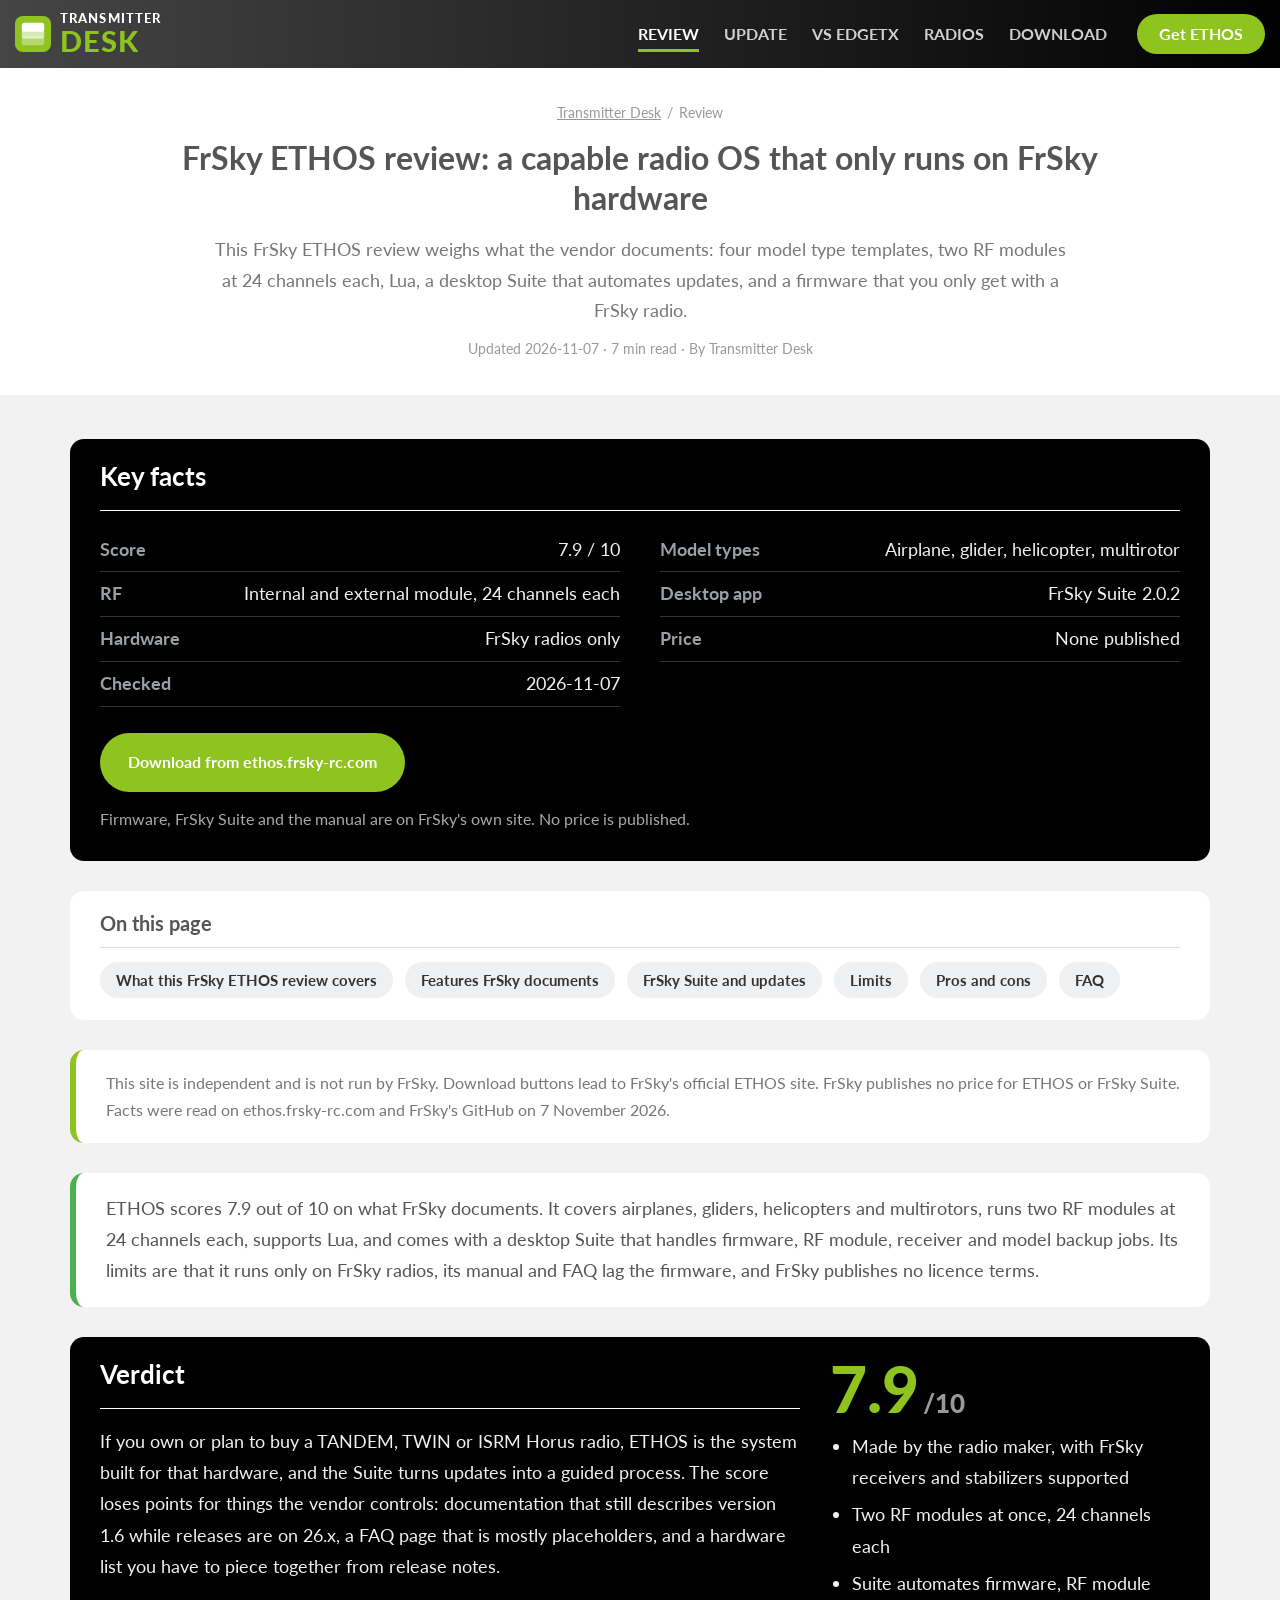
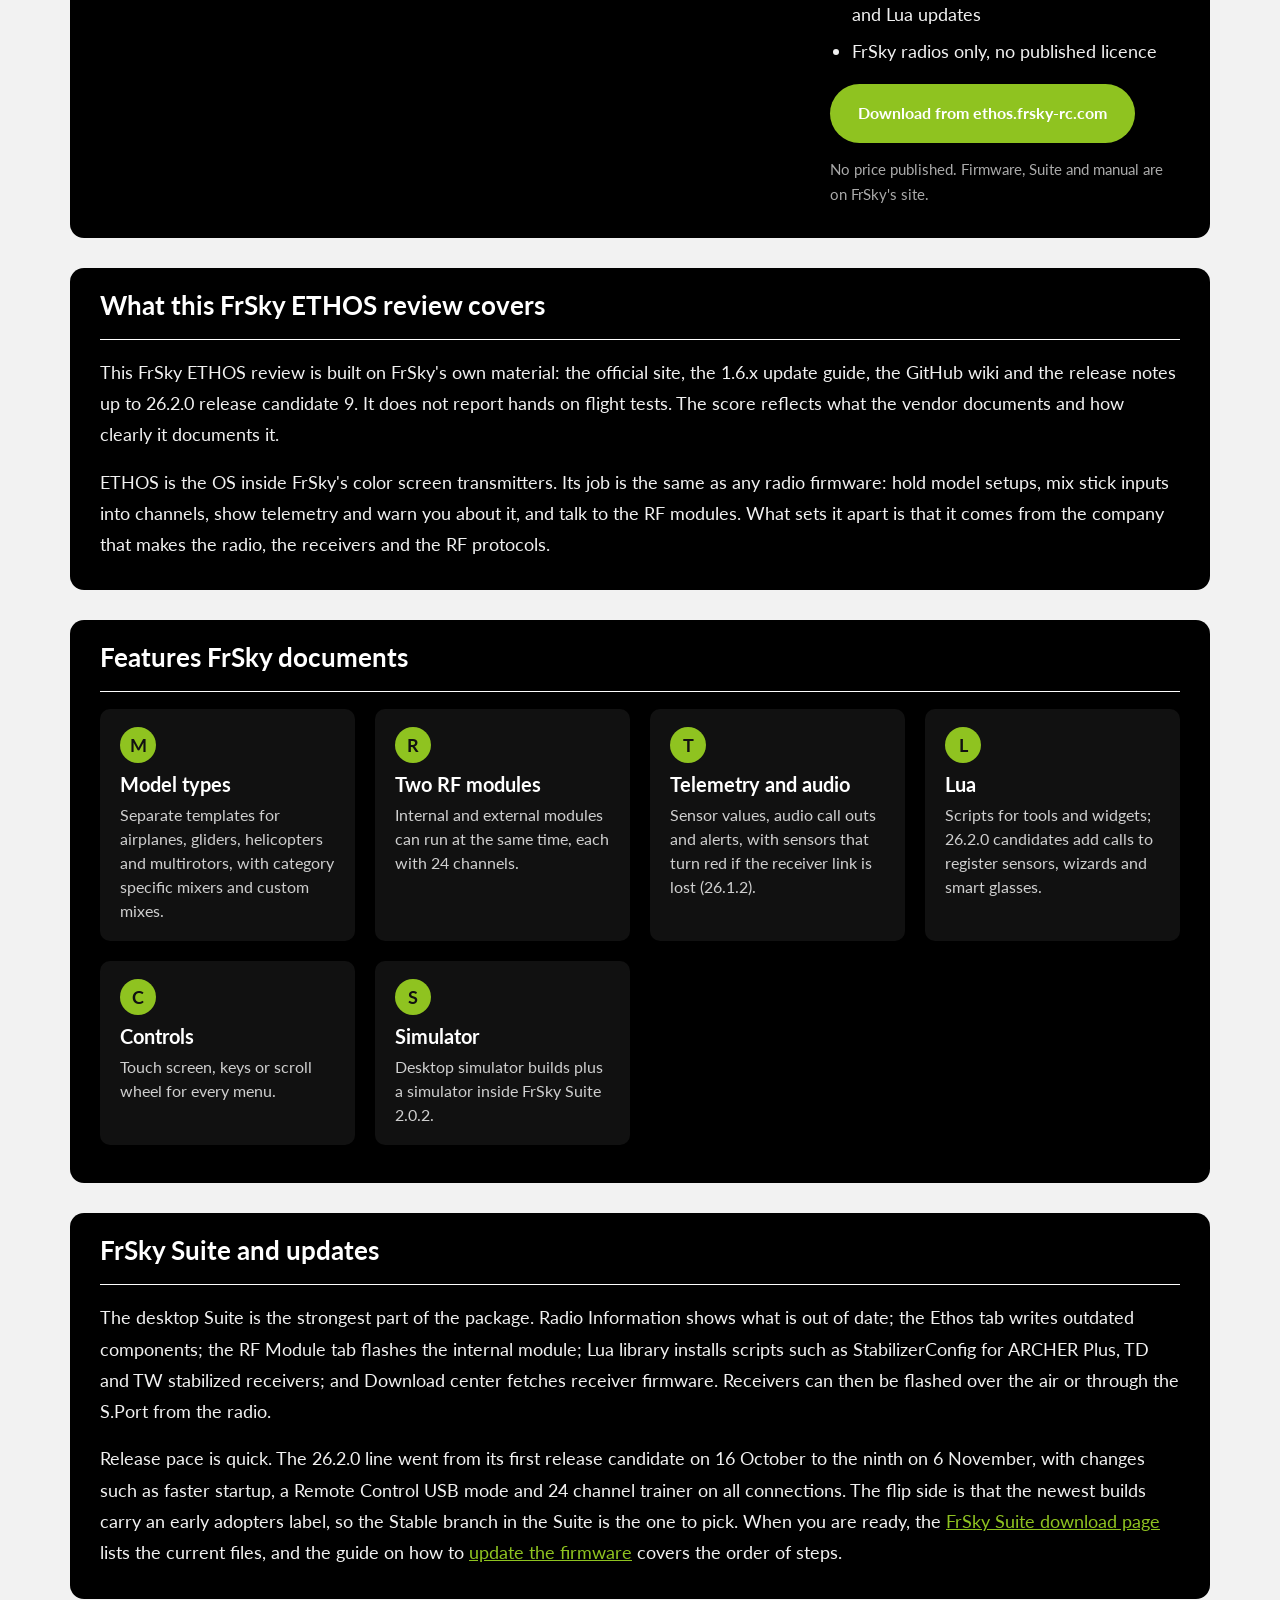
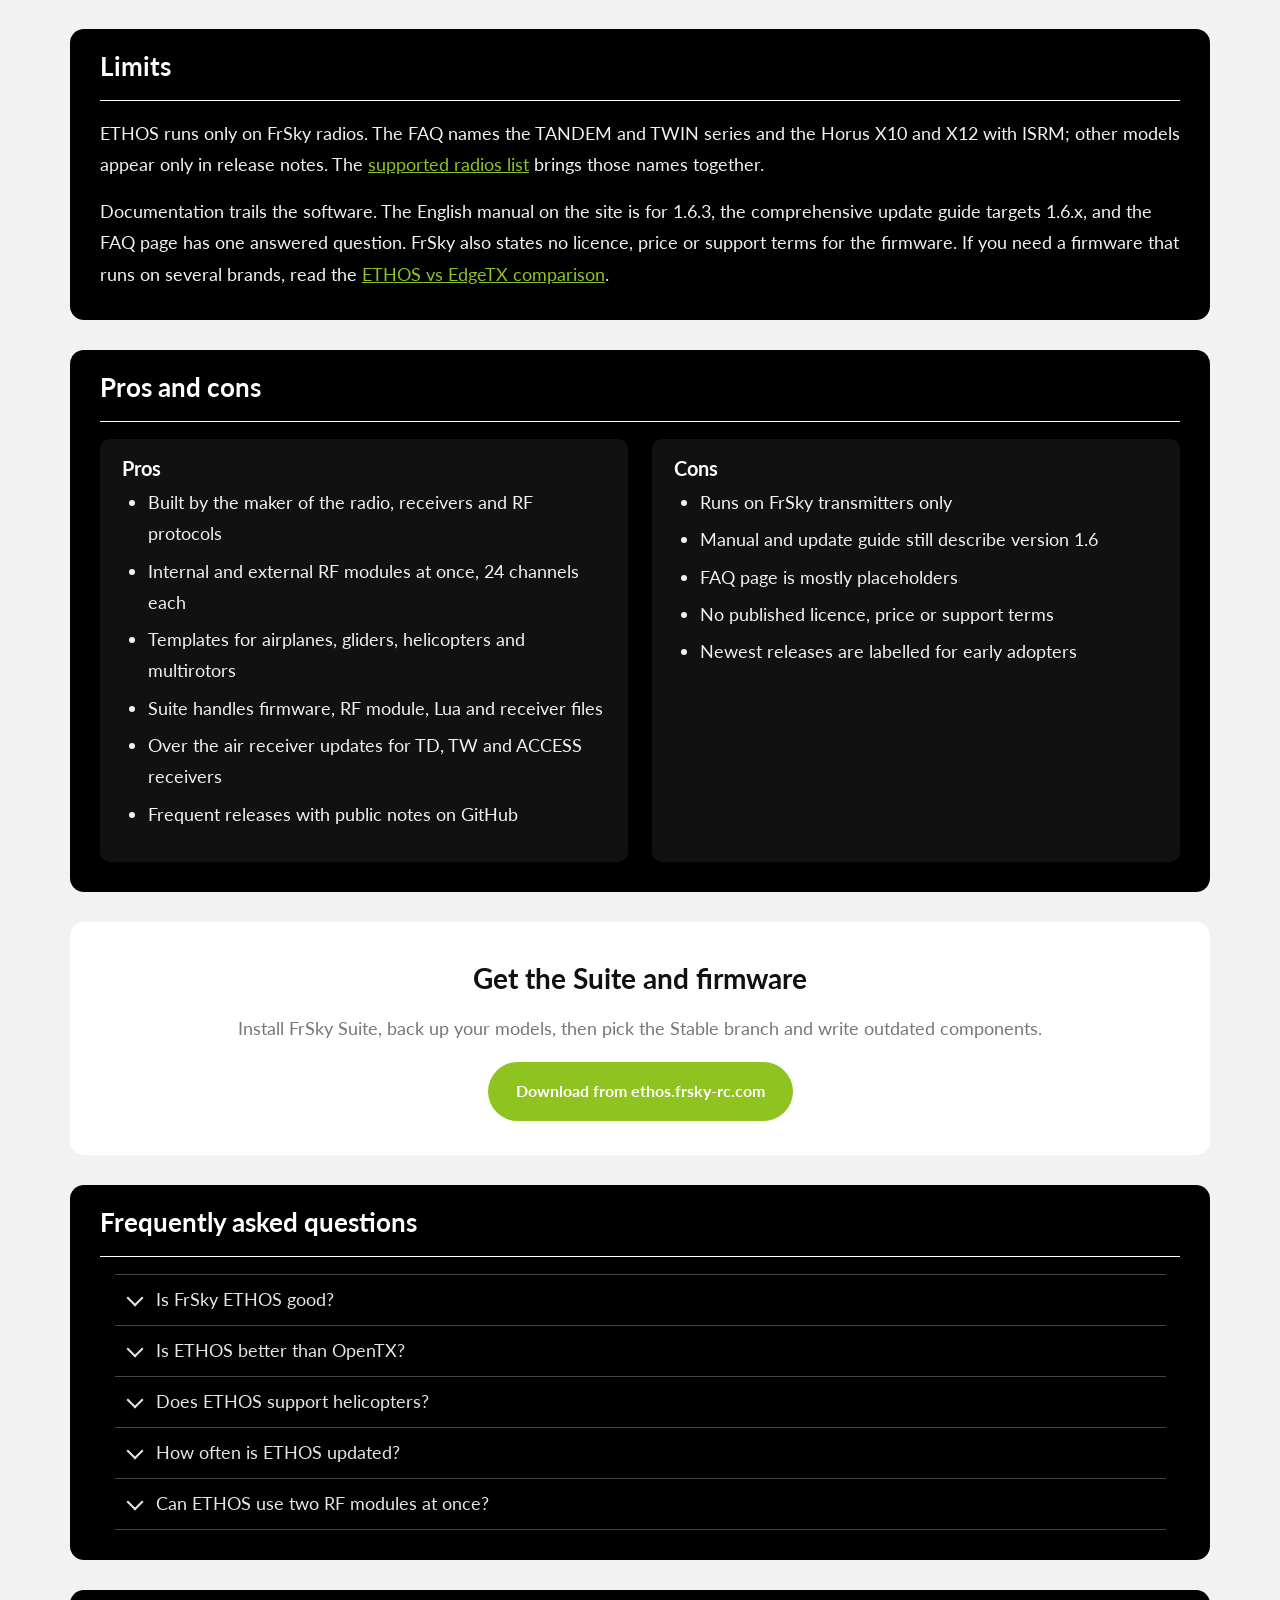
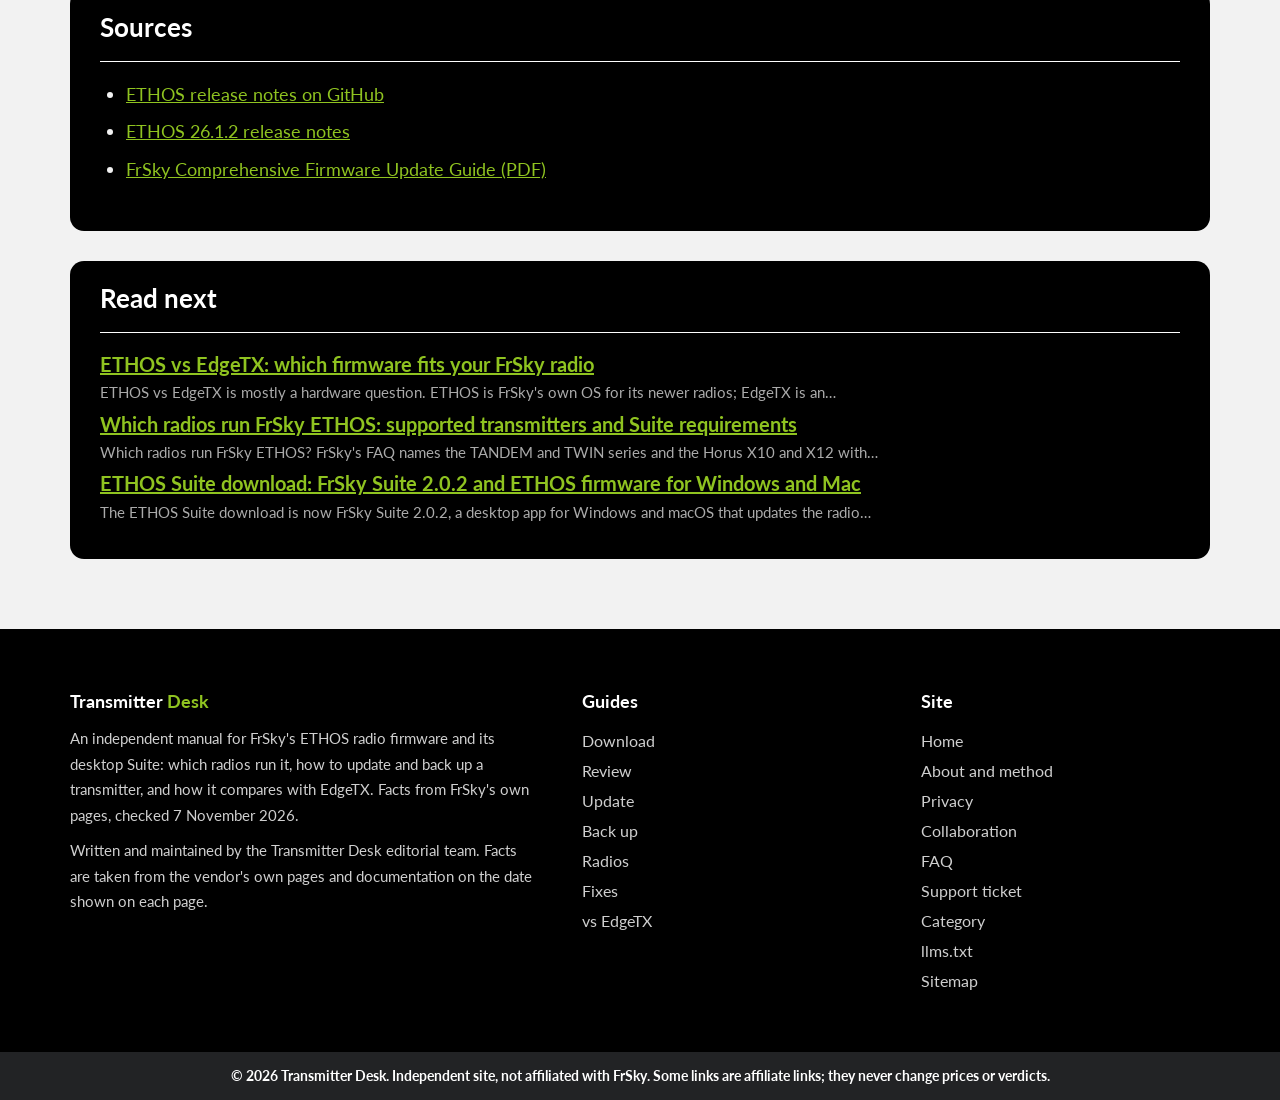
<file: review.html>
<!doctype html>
<html lang="en"><head>
<meta charset="utf-8">
<meta name="viewport" content="width=device-width,initial-scale=1">
<title>FrSky ETHOS Review: The TANDEM and TWIN Radio OS in 2026</title>
<meta name="description" content="FrSky ETHOS reviewed from FrSky's docs and release notes: model types, 24 channel modules, Lua, Suite, update cadence, limits and a 7.9 score.">
<link rel="canonical" href="https://ethos-suite.github.io/review.html">
<meta name="robots" content="index,follow,max-image-preview:large,max-snippet:-1">
<meta name="author" content="Transmitter Desk">
<meta property="og:type" content="article">
<meta property="og:title" content="FrSky ETHOS Review: The TANDEM and TWIN Radio OS in 2026">
<meta property="og:description" content="FrSky ETHOS reviewed from FrSky's docs and release notes: model types, 24 channel modules, Lua, Suite, update cadence, limits and a 7.9 score.">
<meta property="og:url" content="https://ethos-suite.github.io/review.html">
<meta property="og:image" content="https://ethos-suite.github.io/assets/og.png">
<meta property="og:site_name" content="Transmitter Desk">
<meta property="article:published_time" content="2026-11-07">
<meta property="article:modified_time" content="2026-11-07">
<meta name="twitter:card" content="summary_large_image">
<link rel="icon" href="assets/favicon.svg" type="image/svg+xml">
<link rel="icon" href="assets/favicon-32.png" sizes="32x32" type="image/png">
<link rel="apple-touch-icon" href="assets/apple-touch-icon.png">
<link rel="preconnect" href="https://fonts.googleapis.com">
<link rel="preconnect" href="https://fonts.gstatic.com" crossorigin>
<link href="https://fonts.googleapis.com/css2?family=Mulish:wght@400;500;600;700&family=Geist+Mono:wght@400;500&display=swap" rel="stylesheet">
<link rel="stylesheet" href="assets/style.css">
<script type="application/ld+json">{"@context": "https://schema.org", "@graph": [{"@type": "Organization", "@id": "https://ethos-suite.github.io/#org", "name": "Transmitter Desk", "url": "https://ethos-suite.github.io/", "logo": {"@type": "ImageObject", "url": "https://ethos-suite.github.io/assets/og.png"}}, {"@type": "WebSite", "@id": "https://ethos-suite.github.io/#site", "name": "Transmitter Desk", "url": "https://ethos-suite.github.io/", "publisher": {"@id": "https://ethos-suite.github.io/#org"}, "inLanguage": "en"}, {"@type": "SoftwareApplication", "@id": "https://ethos-suite.github.io/#product", "name": "ETHOS", "applicationCategory": "UtilitiesApplication", "operatingSystem": "FrSky transmitters; FrSky Suite for Windows and macOS", "url": "https://ethos.frsky-rc.com/", "softwareVersion": "26.1.2", "publisher": {"@type": "Organization", "name": "FrSky"}, "sameAs": ["https://ethos.frsky-rc.com/", "https://github.com/FrSkyRC/ETHOS-Feedback-Community"], "offers": [{"@type": "Offer", "name": "ETHOS firmware", "price": "0", "priceCurrency": "USD", "url": "https://ethos.frsky-rc.com/", "description": "no price published, download for supported FrSky radios"}, {"@type": "Offer", "name": "FrSky Suite", "price": "0", "priceCurrency": "USD", "url": "https://ethos.frsky-rc.com/", "description": "no price published, download for Windows and macOS"}]}, {"@type": "WebPage", "@id": "https://ethos-suite.github.io/review.html#webpage", "url": "https://ethos-suite.github.io/review.html", "name": "FrSky ETHOS Review: The TANDEM and TWIN Radio OS in 2026", "description": "FrSky ETHOS reviewed from FrSky's docs and release notes: model types, 24 channel modules, Lua, Suite, update cadence, limits and a 7.9 score.", "isPartOf": {"@id": "https://ethos-suite.github.io/#site"}, "about": {"@id": "https://ethos-suite.github.io/#product"}, "datePublished": "2026-11-07", "dateModified": "2026-11-07", "inLanguage": "en", "breadcrumb": {"@id": "https://ethos-suite.github.io/review.html#crumbs"}, "speakable": {"@type": "SpeakableSpecification", "cssSelector": [".answer", ".keyfacts", ".hero .lede"]}}, {"@type": "BreadcrumbList", "@id": "https://ethos-suite.github.io/review.html#crumbs", "itemListElement": [{"@type": "ListItem", "position": 1, "name": "Transmitter Desk", "item": "https://ethos-suite.github.io/"}, {"@type": "ListItem", "position": 2, "name": "FrSky ETHOS review: a capable radio OS that only runs on FrSky hardware", "item": "https://ethos-suite.github.io/review.html"}]}, {"@type": "Review", "itemReviewed": {"@id": "https://ethos-suite.github.io/#product"}, "reviewRating": {"@type": "Rating", "ratingValue": "7.9", "bestRating": "10", "worstRating": "1"}, "reviewBody": "If you own or plan to buy a TANDEM, TWIN or ISRM Horus radio, ETHOS is the system built for that hardware, and the Suite turns updates into a guided process. The score loses points for things the vendor controls: documentation that still describes version 1.6 while releases are on 26.x, a FAQ page that is mostly placeholders, and a hardware list you have to piece together from release notes.", "headline": "FrSky ETHOS review: a capable radio OS that only runs on FrSky hardware", "description": "FrSky ETHOS reviewed from FrSky's docs and release notes: model types, 24 channel modules, Lua, Suite, update cadence, limits and a 7.9 score.", "author": {"@id": "https://ethos-suite.github.io/#org"}, "publisher": {"@id": "https://ethos-suite.github.io/#org"}, "datePublished": "2026-11-07", "dateModified": "2026-11-07", "mainEntityOfPage": {"@id": "https://ethos-suite.github.io/review.html#webpage"}, "about": {"@id": "https://ethos-suite.github.io/#product"}, "inLanguage": "en", "positiveNotes": {"@type": "ItemList", "itemListElement": [{"@type": "ListItem", "position": 1, "name": "Built by the maker of the radio, receivers and RF protocols"}, {"@type": "ListItem", "position": 2, "name": "Internal and external RF modules at once, 24 channels each"}, {"@type": "ListItem", "position": 3, "name": "Templates for airplanes, gliders, helicopters and multirotors"}, {"@type": "ListItem", "position": 4, "name": "Suite handles firmware, RF module, Lua and receiver files"}, {"@type": "ListItem", "position": 5, "name": "Over the air receiver updates for TD, TW and ACCESS receivers"}, {"@type": "ListItem", "position": 6, "name": "Frequent releases with public notes on GitHub"}]}, "negativeNotes": {"@type": "ItemList", "itemListElement": [{"@type": "ListItem", "position": 1, "name": "Runs on FrSky transmitters only"}, {"@type": "ListItem", "position": 2, "name": "Manual and update guide still describe version 1.6"}, {"@type": "ListItem", "position": 3, "name": "FAQ page is mostly placeholders"}, {"@type": "ListItem", "position": 4, "name": "No published licence, price or support terms"}, {"@type": "ListItem", "position": 5, "name": "Newest releases are labelled for early adopters"}]}}, {"@type": "FAQPage", "mainEntity": [{"@type": "Question", "name": "Is FrSky ETHOS good?", "acceptedAnswer": {"@type": "Answer", "text": "On FrSky's documentation it is a complete radio OS: four model type templates, two RF modules at 24 channels each, Lua and telemetry call outs. It scores 7.9 out of 10 here, with points lost for documentation that lags the firmware and for running on FrSky radios only."}}, {"@type": "Question", "name": "Is ETHOS better than OpenTX?", "acceptedAnswer": {"@type": "Answer", "text": "FrSky's ETHOS pages do not compare it with OpenTX. The practical point is hardware: newer FrSky radios such as the X20, X18 and X14 families are built for ETHOS, and EdgeTX, the active OpenTX fork, does not list them."}}, {"@type": "Question", "name": "Does ETHOS support helicopters?", "acceptedAnswer": {"@type": "Answer", "text": "Yes. FrSky lists helicopter as one of four model categories, alongside airplane, glider and quadcopter, each with its own mixers."}}, {"@type": "Question", "name": "How often is ETHOS updated?", "acceptedAnswer": {"@type": "Answer", "text": "FrSky publishes releases on GitHub. The 26.2.0 line had nine release candidates between 16 October and 6 November 2026, and 26.1.2 was released on 10 September."}}, {"@type": "Question", "name": "Can ETHOS use two RF modules at once?", "acceptedAnswer": {"@type": "Answer", "text": "Yes. FrSky states that the internal module and a module in the external bay can run at the same time, with 24 channels each."}}]}]}</script>
<script async src="https://www.googletagmanager.com/gtag/js?id=G-6E0PQVBPX2"></script>
<script>window.dataLayer=window.dataLayer||[];function gtag(){dataLayer.push(arguments)}gtag('js',new Date());gtag('config','G-6E0PQVBPX2');</script>
<link rel="alternate" type="application/rss+xml" title="Transmitter Desk" href="https://ethos-suite.github.io/feed.xml">
</head><body>
<a class="skip" href="#main">Skip to content</a>
<header class="site"><div class="wrap"><button class="burger" type="button" aria-label="Menu" aria-controls="menu" aria-expanded="false"><span></span><span></span><span></span></button><a class="logo" href="index.html" aria-label="Transmitter Desk, home"><svg class="mark" aria-hidden="true" xmlns="http://www.w3.org/2000/svg" viewBox="0 0 32 32" width="36" height="36"><rect width="32" height="32" rx="7" fill="#8fc320"/><rect x="6" y="18" width="20" height="8" rx="2.5" fill="#fff" fill-opacity="0.35"/><rect x="6" y="12" width="20" height="8" rx="2.5" fill="#fff" fill-opacity="0.65"/><rect x="6" y="6" width="20" height="8" rx="2.5" fill="#fff"/></svg><span class="lt"><span class="l1">TRANSMITTER</span><span class="l2">DESK</span></span></a><nav class="main-nav" id="menu" aria-label="Site"><a href="review.html" aria-current="page">Review</a><a href="update-firmware.html">Update</a><a href="ethos-vs-edgetx.html">vs EdgeTX</a><a href="supported-radios.html">Radios</a><a href="download.html">Download</a></nav><a class="hbtn" href="download.html" data-track="funnel" data-offer="frsky-rc" data-place="header">Get ETHOS</a></div></header><div class="scrim" hidden></div><button class="menu-close" type="button" aria-label="Close menu"></button><svg width="0" height="0" style="position:absolute" aria-hidden="true" focusable="false"><symbol id="i-review" viewBox="0 0 24 24" fill="none" stroke="currentColor" stroke-width="1.8" stroke-linecap="round" stroke-linejoin="round"><path d="M12 3l2.8 5.9 6.2.8-4.6 4.3 1.2 6.4L12 17.3 6.4 20.4l1.2-6.4L3 9.7l6.2-.8z"/></symbol><symbol id="i-download" viewBox="0 0 24 24" fill="none" stroke="currentColor" stroke-width="1.8" stroke-linecap="round" stroke-linejoin="round"><path d="M12 4v10M7.5 10 12 14.5 16.5 10M5 19h14"/></symbol><symbol id="i-update" viewBox="0 0 24 24" fill="none" stroke="currentColor" stroke-width="1.8" stroke-linecap="round" stroke-linejoin="round"><path d="M20 12a8 8 0 1 1-2.5-5.8M20 4v5h-5"/></symbol><symbol id="i-backup" viewBox="0 0 24 24" fill="none" stroke="currentColor" stroke-width="1.8" stroke-linecap="round" stroke-linejoin="round"><ellipse cx="12" cy="6" rx="7" ry="3"/><path d="M5 6v12c0 1.7 3.1 3 7 3s7-1.3 7-3V6M5 12c0 1.7 3.1 3 7 3s7-1.3 7-3"/></symbol><symbol id="i-radio" viewBox="0 0 24 24" fill="none" stroke="currentColor" stroke-width="1.8" stroke-linecap="round" stroke-linejoin="round"><rect x="4" y="9" width="16" height="11" rx="2.5"/><path d="M9 9 7 3M8.5 14.5h.01M15.5 14.5h.01M10 18h4"/></symbol><symbol id="i-fix" viewBox="0 0 24 24" fill="none" stroke="currentColor" stroke-width="1.8" stroke-linecap="round" stroke-linejoin="round"><path d="M15 5a4 4 0 0 1 4.8 4.8l-3.3-1.4-1.4-3.4zM9.5 12.5 4 18l2 2 5.5-5.5"/></symbol><symbol id="i-vs" viewBox="0 0 24 24" fill="none" stroke="currentColor" stroke-width="1.8" stroke-linecap="round" stroke-linejoin="round"><path d="M4 8h14M14 4l4 4-4 4M20 16H6M10 12l-4 4 4 4"/></symbol><symbol id="i-info" viewBox="0 0 24 24" fill="none" stroke="currentColor" stroke-width="1.8" stroke-linecap="round" stroke-linejoin="round"><circle cx="12" cy="12" r="9"/><path d="M12 11v6M12 7.5h.01"/></symbol><symbol id="i-lock" viewBox="0 0 24 24" fill="none" stroke="currentColor" stroke-width="1.8" stroke-linecap="round" stroke-linejoin="round"><rect x="5" y="11" width="14" height="9" rx="2"/><path d="M8 11V8a4 4 0 0 1 8 0v3"/></symbol><symbol id="i-doc" viewBox="0 0 24 24" fill="none" stroke="currentColor" stroke-width="1.8" stroke-linecap="round" stroke-linejoin="round"><path d="M7 3h7l5 5v13H7zM14 3v5h5"/></symbol><symbol id="i-help" viewBox="0 0 24 24" fill="none" stroke="currentColor" stroke-width="1.8" stroke-linecap="round" stroke-linejoin="round"><circle cx="12" cy="12" r="9"/><path d="M9.5 9.5a2.5 2.5 0 1 1 3.5 2.3c-.7.4-1 .9-1 1.7M12 17h.01"/></symbol><symbol id="i-ticket" viewBox="0 0 24 24" fill="none" stroke="currentColor" stroke-width="1.8" stroke-linecap="round" stroke-linejoin="round"><path d="M3 8a2 2 0 0 1 2-2h14a2 2 0 0 1 2 2v2a2 2 0 0 0 0 4v2a2 2 0 0 1-2 2H5a2 2 0 0 1-2-2v-2a2 2 0 0 0 0-4Z"/></symbol><symbol id="i-people" viewBox="0 0 24 24" fill="none" stroke="currentColor" stroke-width="1.8" stroke-linecap="round" stroke-linejoin="round"><path d="M16 20v-1a4 4 0 0 0-4-4H8a4 4 0 0 0-4 4v1M10 11a3.5 3.5 0 1 0 0-7 3.5 3.5 0 0 0 0 7M20 20v-1a3 3 0 0 0-2-2.8M15.5 4.3a3.5 3.5 0 0 1 0 6.4"/></symbol><symbol id="i-search" viewBox="0 0 24 24" fill="none" stroke="currentColor" stroke-width="1.8" stroke-linecap="round" stroke-linejoin="round"><path d="M11 4a7 7 0 1 0 0 14 7 7 0 0 0 0-14zM21 21l-5-5"/></symbol><symbol id="i-arrow" viewBox="0 0 24 24" fill="none" stroke="currentColor" stroke-width="1.8" stroke-linecap="round" stroke-linejoin="round"><path d="M5 12h14M13 6l6 6-6 6"/></symbol><symbol id="i-mail" viewBox="0 0 24 24" fill="none" stroke="currentColor" stroke-width="1.8" stroke-linecap="round" stroke-linejoin="round"><rect x="3" y="5" width="18" height="14" rx="2"/><path d="m3 7 9 7 9-7"/></symbol><symbol id="i-list" viewBox="0 0 24 24" fill="none" stroke="currentColor" stroke-width="1.8" stroke-linecap="round" stroke-linejoin="round"><path d="M8 6h12M8 12h12M8 18h12M4 6h.01M4 12h.01M4 18h.01"/></symbol></svg><main id="main" class="main"><div class="titleband"><div class="c"><ol class="crumbs"><li><a href="index.html">Transmitter Desk</a></li><li>/</li><li aria-current="page">Review</li></ol><h1 class="long">FrSky ETHOS review: a capable radio OS that only runs on FrSky hardware</h1><p class="lede">This FrSky ETHOS review weighs what the vendor documents: four model type templates, two RF modules at 24 channels each, Lua, a desktop Suite that automates updates, and a firmware that you only get with a FrSky radio.</p><p class="meta">Updated <time datetime="2026-11-07">2026-11-07</time> · 7 min read · By Transmitter Desk</p></div></div><div class="graybody"><div class="c"><aside class="facts" aria-label="Key facts"><h2>Key facts</h2><ul class="keyfacts"><li><span>Score</span><span>7.9 / 10</span></li><li><span>Model types</span><span>Airplane, glider, helicopter, multirotor</span></li><li><span>RF</span><span>Internal and external module, 24 channels each</span></li><li><span>Desktop app</span><span>FrSky Suite 2.0.2</span></li><li><span>Hardware</span><span>FrSky radios only</span></li><li><span>Price</span><span>None published</span></li><li><span>Checked</span><span><time datetime="2026-11-07">2026-11-07</time></span></li></ul><a class="btn" href="download.html" data-track="funnel" data-offer="frsky-rc" data-place="facts">Download from ethos.frsky‑rc.com</a><p class="note">Firmware, FrSky Suite and the manual are on FrSky's own site. No price is published.</p></aside><nav class="toc" aria-label="On this page"><h2>On this page</h2><a href="#what">What this FrSky ETHOS review covers</a><a href="#features">Features FrSky documents</a><a href="#suite">FrSky Suite and updates</a><a href="#limits">Limits</a><a href="#proscons">Pros and cons</a><a href="#faq">FAQ</a></nav><article><p class="disclosure">This site is independent and is not run by FrSky. Download buttons lead to FrSky's official ETHOS site. FrSky publishes no price for ETHOS or FrSky Suite. Facts were read on ethos.frsky-rc.com and FrSky's GitHub on 7 November 2026.</p><p class="answer">ETHOS scores 7.9 out of 10 on what FrSky documents. It covers airplanes, gliders, helicopters and multirotors, runs two RF modules at 24 channels each, supports Lua, and comes with a desktop Suite that handles firmware, RF module, receiver and model backup jobs. Its limits are that it runs only on FrSky radios, its manual and FAQ lag the firmware, and FrSky publishes no licence terms.</p><div class="verdict"><div><h2>Verdict</h2><p>If you own or plan to buy a TANDEM, TWIN or ISRM Horus radio, ETHOS is the system built for that hardware, and the Suite turns updates into a guided process. The score loses points for things the vendor controls: documentation that still describes version 1.6 while releases are on 26.x, a FAQ page that is mostly placeholders, and a hardware list you have to piece together from release notes.</p></div><div><div class="big">7.9<span>/10</span></div><ul><li>Made by the radio maker, with FrSky receivers and stabilizers supported</li><li>Two RF modules at once, 24 channels each</li><li>Suite automates firmware, RF module and Lua updates</li><li>FrSky radios only, no published licence</li></ul><a class="btn" href="download.html" data-track="funnel" data-offer="frsky-rc" data-place="verdict">Download from ethos.frsky‑rc.com</a><p class="note">No price published. Firmware, Suite and manual are on FrSky's site.</p></div></div><section id="what">
<h2>What this FrSky ETHOS review covers</h2>
<p>This FrSky ETHOS review is built on FrSky's own material: the official site, the 1.6.x update guide, the GitHub wiki and the release notes up to 26.2.0 release candidate 9. It does not report hands on flight tests. The score reflects what the vendor documents and how clearly it documents it.</p>
<p>ETHOS is the OS inside FrSky's color screen transmitters. Its job is the same as any radio firmware: hold model setups, mix stick inputs into channels, show telemetry and warn you about it, and talk to the RF modules. What sets it apart is that it comes from the company that makes the radio, the receivers and the RF protocols.</p>
</section>
<section id="features">
<h2>Features FrSky documents</h2>
<div class="features"><div class="feature"><div class="ico">M</div><h3>Model types</h3><p>Separate templates for airplanes, gliders, helicopters and multirotors, with category specific mixers and custom mixes.</p></div><div class="feature"><div class="ico">R</div><h3>Two RF modules</h3><p>Internal and external modules can run at the same time, each with 24 channels.</p></div><div class="feature"><div class="ico">T</div><h3>Telemetry and audio</h3><p>Sensor values, audio call outs and alerts, with sensors that turn red if the receiver link is lost (26.1.2).</p></div><div class="feature"><div class="ico">L</div><h3>Lua</h3><p>Scripts for tools and widgets; 26.2.0 candidates add calls to register sensors, wizards and smart glasses.</p></div><div class="feature"><div class="ico">C</div><h3>Controls</h3><p>Touch screen, keys or scroll wheel for every menu.</p></div><div class="feature"><div class="ico">S</div><h3>Simulator</h3><p>Desktop simulator builds plus a simulator inside FrSky Suite 2.0.2.</p></div></div>
</section>
<section id="suite">
<h2>FrSky Suite and updates</h2>
<p>The desktop Suite is the strongest part of the package. Radio Information shows what is out of date; the Ethos tab writes outdated components; the RF Module tab flashes the internal module; Lua library installs scripts such as StabilizerConfig for ARCHER Plus, TD and TW stabilized receivers; and Download center fetches receiver firmware. Receivers can then be flashed over the air or through the S.Port from the radio.</p>
<p>Release pace is quick. The 26.2.0 line went from its first release candidate on 16 October to the ninth on 6 November, with changes such as faster startup, a Remote Control USB mode and 24 channel trainer on all connections. The flip side is that the newest builds carry an early adopters label, so the Stable branch in the Suite is the one to pick. When you are ready, the <a href="download.html">FrSky Suite download page</a> lists the current files, and the guide on how to <a href="update-firmware.html">update the firmware</a> covers the order of steps.</p>
</section>
<section id="limits">
<h2>Limits</h2>
<p>ETHOS runs only on FrSky radios. The FAQ names the TANDEM and TWIN series and the Horus X10 and X12 with ISRM; other models appear only in release notes. The <a href="supported-radios.html">supported radios list</a> brings those names together.</p>
<p>Documentation trails the software. The English manual on the site is for 1.6.3, the comprehensive update guide targets 1.6.x, and the FAQ page has one answered question. FrSky also states no licence, price or support terms for the firmware. If you need a firmware that runs on several brands, read the <a href="ethos-vs-edgetx.html">ETHOS vs EdgeTX comparison</a>.</p>
</section>
<section id="proscons">
<h2>Pros and cons</h2>
<div class="proscons"><div class="col"><h3>Pros</h3><ul><li>Built by the maker of the radio, receivers and RF protocols</li><li>Internal and external RF modules at once, 24 channels each</li><li>Templates for airplanes, gliders, helicopters and multirotors</li><li>Suite handles firmware, RF module, Lua and receiver files</li><li>Over the air receiver updates for TD, TW and ACCESS receivers</li><li>Frequent releases with public notes on GitHub</li></ul></div><div class="col"><h3>Cons</h3><ul><li>Runs on FrSky transmitters only</li><li>Manual and update guide still describe version 1.6</li><li>FAQ page is mostly placeholders</li><li>No published licence, price or support terms</li><li>Newest releases are labelled for early adopters</li></ul></div></div>
</section>
<section id="cta">
<div class="cta-block"><div><h2>Get the Suite and firmware</h2><p>Install FrSky Suite, back up your models, then pick the Stable branch and write outdated components.</p></div><a class="btn" href="download.html" data-track="funnel" data-offer="frsky-rc" data-place="section:cta">Download from ethos.frsky‑rc.com</a></div>
</section><section id="faq"><h2>Frequently asked questions</h2><div class="faq"><details><summary>Is FrSky ETHOS good?</summary><p>On FrSky's documentation it is a complete radio OS: four model type templates, two RF modules at 24 channels each, Lua and telemetry call outs. It scores 7.9 out of 10 here, with points lost for documentation that lags the firmware and for running on FrSky radios only.</p></details><details><summary>Is ETHOS better than OpenTX?</summary><p>FrSky's ETHOS pages do not compare it with OpenTX. The practical point is hardware: newer FrSky radios such as the X20, X18 and X14 families are built for ETHOS, and EdgeTX, the active OpenTX fork, does not list them.</p></details><details><summary>Does ETHOS support helicopters?</summary><p>Yes. FrSky lists helicopter as one of four model categories, alongside airplane, glider and quadcopter, each with its own mixers.</p></details><details><summary>How often is ETHOS updated?</summary><p>FrSky publishes releases on GitHub. The 26.2.0 line had nine release candidates between 16 October and 6 November 2026, and 26.1.2 was released on 10 September.</p></details><details><summary>Can ETHOS use two RF modules at once?</summary><p>Yes. FrSky states that the internal module and a module in the external bay can run at the same time, with 24 channels each.</p></details></div></section><section id="sources" class="sources"><h2>Sources</h2><ul><li><a href="https://github.com/FrSkyRC/ETHOS-Feedback-Community/releases" target="_blank" rel="noopener">ETHOS release notes on GitHub</a></li><li><a href="https://github.com/FrSkyRC/ETHOS-Feedback-Community/releases/latest" target="_blank" rel="noopener">ETHOS 26.1.2 release notes</a></li><li><a href="https://ethos.frsky-rc.com/wp-content/uploads/ETHOS%20Guide/FrSky%20Comprehensive%20Firmware%20Update%20Guide.pdf" target="_blank" rel="noopener">FrSky Comprehensive Firmware Update Guide (PDF)</a></li></ul></section><section id="related"><h2>Read next</h2><ul class="related"><li><a href="ethos-vs-edgetx.html">ETHOS vs EdgeTX: which firmware fits your FrSky radio</a><small>ETHOS vs EdgeTX is mostly a hardware question. ETHOS is FrSky's own OS for its newer radios; EdgeTX is an…</small></li><li><a href="supported-radios.html">Which radios run FrSky ETHOS: supported transmitters and Suite requirements</a><small>Which radios run FrSky ETHOS? FrSky's FAQ names the TANDEM and TWIN series and the Horus X10 and X12 with…</small></li><li><a href="download.html">ETHOS Suite download: FrSky Suite 2.0.2 and ETHOS firmware for Windows and Mac</a><small>The ETHOS Suite download is now FrSky Suite 2.0.2, a desktop app for Windows and macOS that updates the radio…</small></li></ul></section></article></div></div></main><footer class="site"><div class="fhelp"><div class="c"><div class="cols"><div><p class="fh">Transmitter <b>Desk</b></p><p>An independent manual for FrSky's ETHOS radio firmware and its desktop Suite: which radios run it, how to update and back up a transmitter, and how it compares with EdgeTX. Facts from FrSky's own pages, checked 7 November 2026.</p><p>Written and maintained by the Transmitter Desk editorial team. Facts are taken from the vendor's own pages and documentation on the date shown on each page.</p></div><div><p class="fh">Guides</p><a href="download.html">Download</a><a href="review.html">Review</a><a href="update-firmware.html">Update</a><a href="backup-models.html">Back up</a><a href="supported-radios.html">Radios</a><a href="troubleshooting.html">Fixes</a><a href="ethos-vs-edgetx.html">vs EdgeTX</a></div><div><p class="fh">Site</p><a href="index.html">Home</a><a href="about.html">About and method</a><a href="privacy.html">Privacy</a><a href="index.html">Collaboration</a><a href="index.html">FAQ</a><a href="index.html">Support ticket</a><a href="index.html">Category</a><a href="llms.txt">llms.txt</a><a href="sitemap.xml">Sitemap</a></div></div></div></div><div class="fbar"><div class="c">&copy; 2026 Transmitter Desk. Independent site, not affiliated with FrSky. Some links are affiliate links; they never change prices or verdicts.</div></div></footer>
<script src="assets/track.js"></script>
<script src="assets/site.js" defer></script>
<script src="assets/captcha-widget.js"></script>
</body></html>
</file>
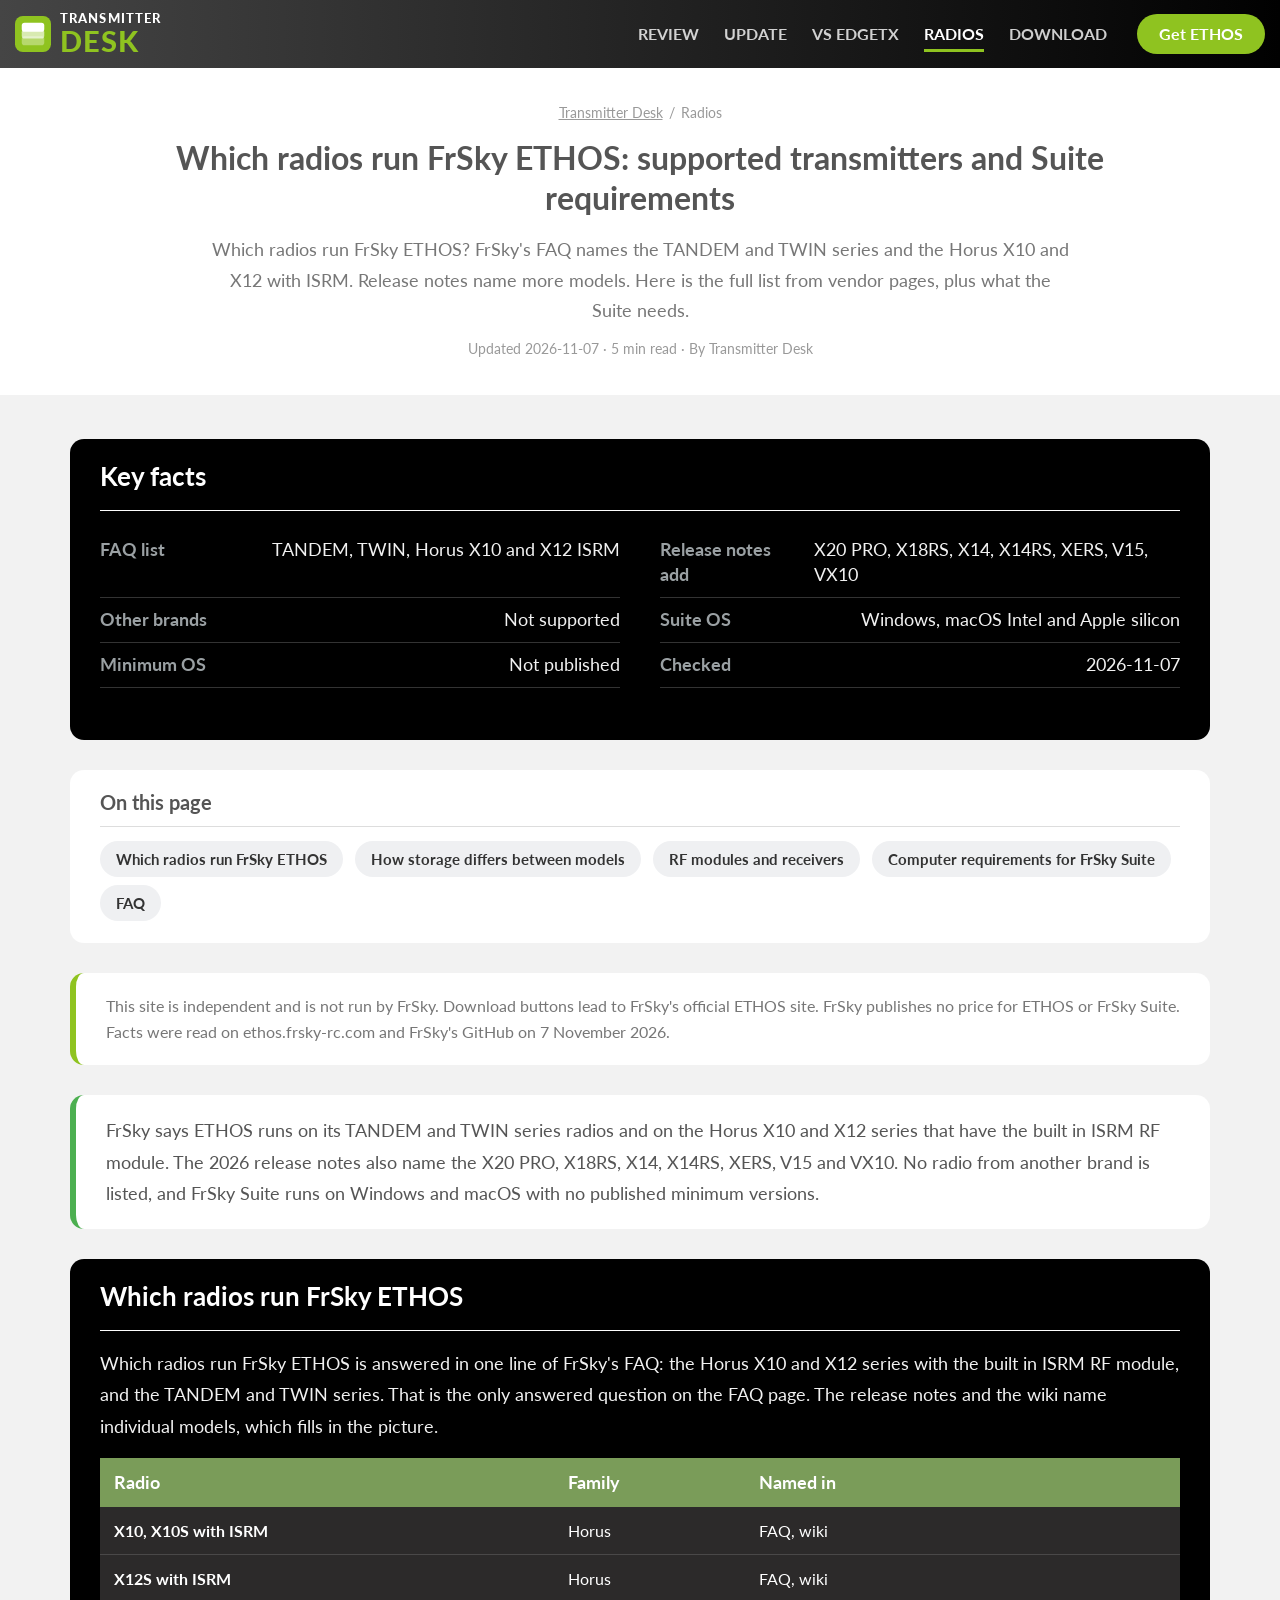
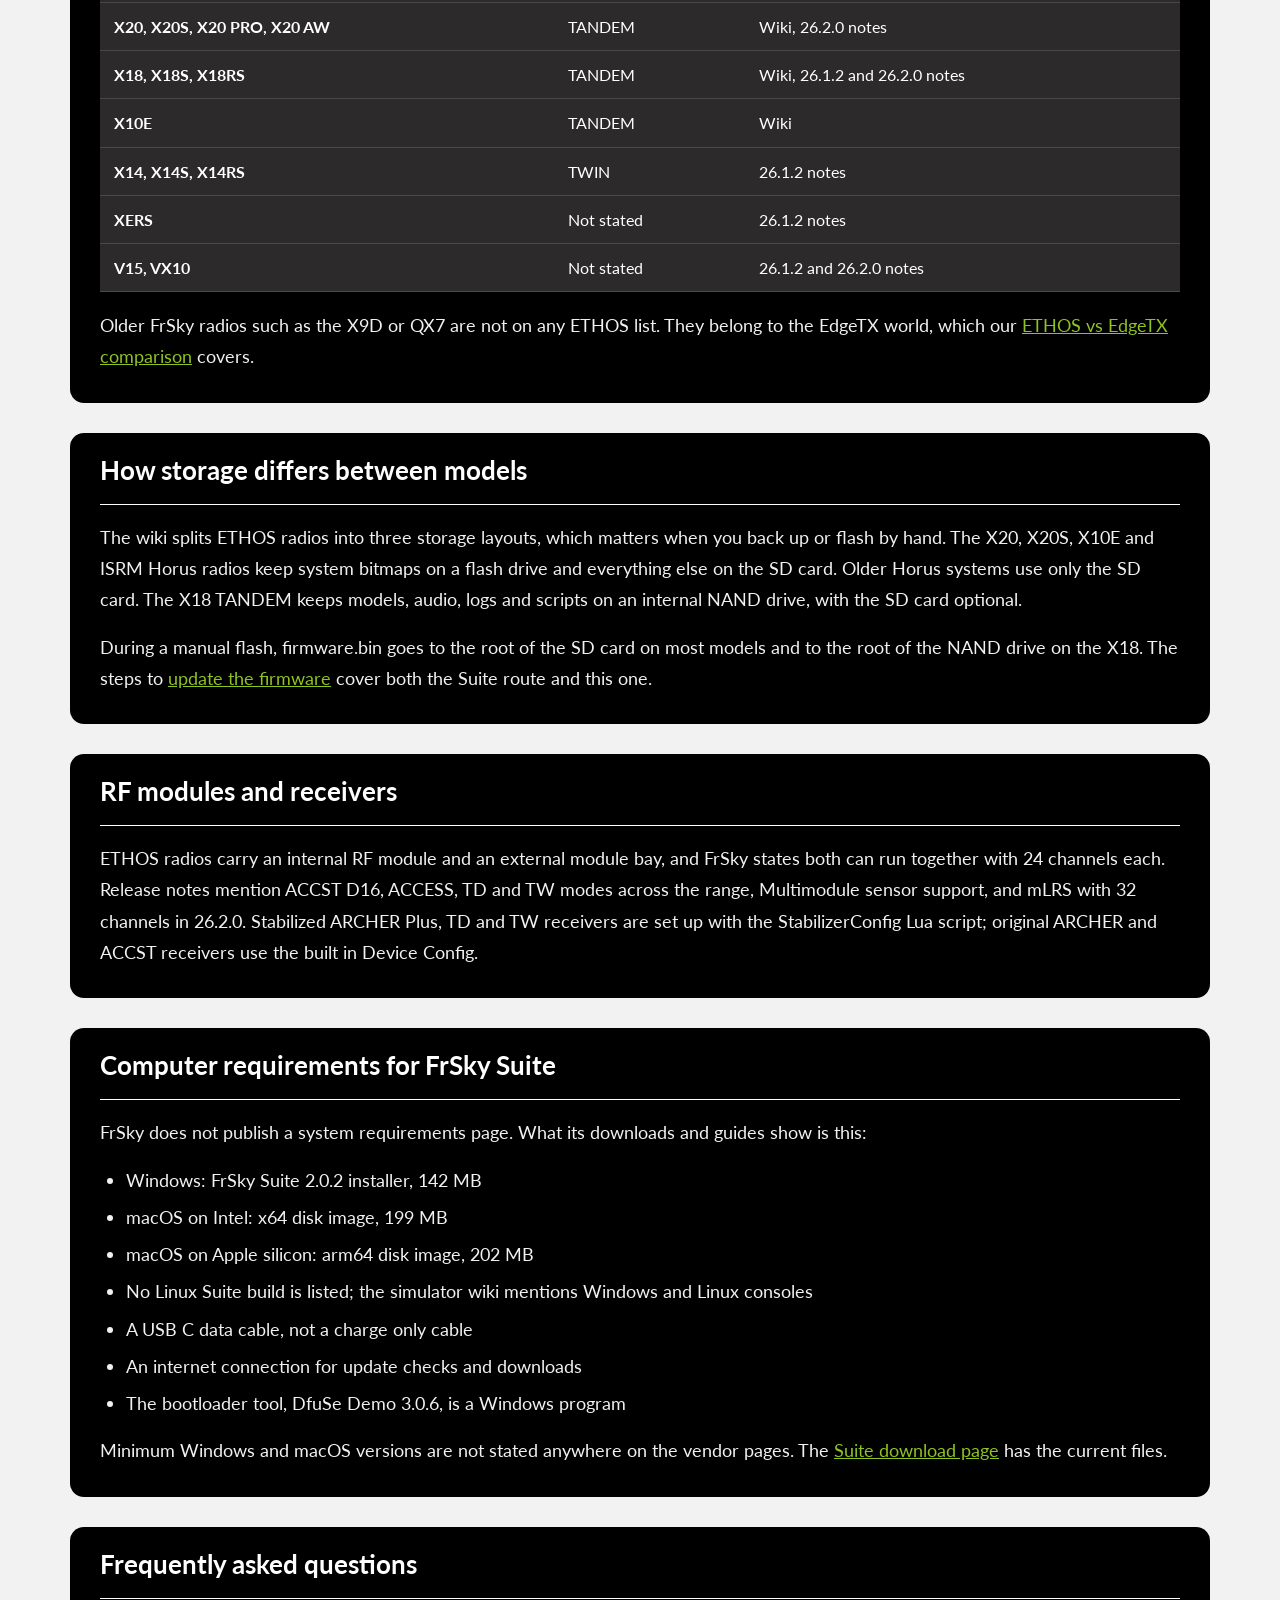
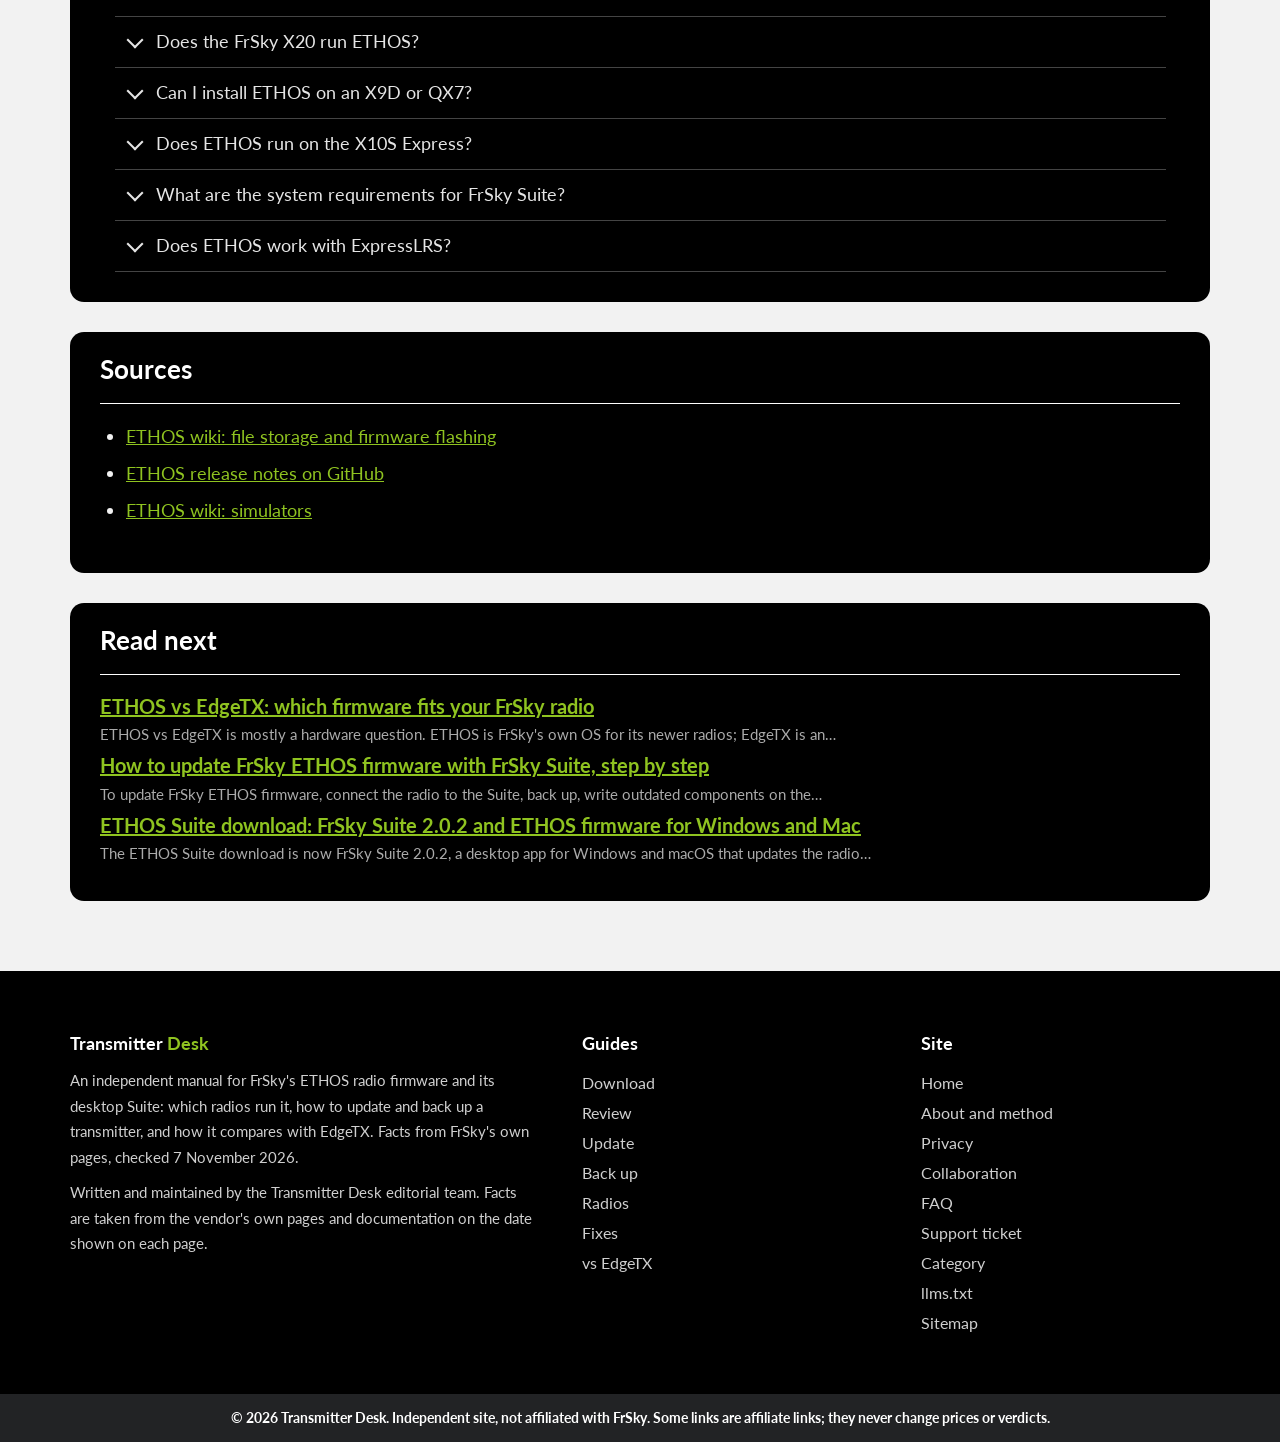
<file: supported-radios.html>
<!doctype html>
<html lang="en"><head>
<meta charset="utf-8">
<meta name="viewport" content="width=device-width,initial-scale=1">
<title>Which Radios Run FrSky ETHOS? Supported Transmitters List</title>
<meta name="description" content="Radios that run ETHOS per FrSky: TANDEM and TWIN series, Horus X10 and X12 with ISRM, plus targets named in 2026 release notes and Suite requirements.">
<link rel="canonical" href="https://ethos-suite.github.io/supported-radios.html">
<meta name="robots" content="index,follow,max-image-preview:large,max-snippet:-1">
<meta name="author" content="Transmitter Desk">
<meta property="og:type" content="article">
<meta property="og:title" content="Which Radios Run FrSky ETHOS? Supported Transmitters List">
<meta property="og:description" content="Radios that run ETHOS per FrSky: TANDEM and TWIN series, Horus X10 and X12 with ISRM, plus targets named in 2026 release notes and Suite requirements.">
<meta property="og:url" content="https://ethos-suite.github.io/supported-radios.html">
<meta property="og:image" content="https://ethos-suite.github.io/assets/og.png">
<meta property="og:site_name" content="Transmitter Desk">
<meta property="article:published_time" content="2026-11-07">
<meta property="article:modified_time" content="2026-11-07">
<meta name="twitter:card" content="summary_large_image">
<link rel="icon" href="assets/favicon.svg" type="image/svg+xml">
<link rel="icon" href="assets/favicon-32.png" sizes="32x32" type="image/png">
<link rel="apple-touch-icon" href="assets/apple-touch-icon.png">
<link rel="preconnect" href="https://fonts.googleapis.com">
<link rel="preconnect" href="https://fonts.gstatic.com" crossorigin>
<link href="https://fonts.googleapis.com/css2?family=Mulish:wght@400;500;600;700&family=Geist+Mono:wght@400;500&display=swap" rel="stylesheet">
<link rel="stylesheet" href="assets/style.css">
<script type="application/ld+json">{"@context": "https://schema.org", "@graph": [{"@type": "Organization", "@id": "https://ethos-suite.github.io/#org", "name": "Transmitter Desk", "url": "https://ethos-suite.github.io/", "logo": {"@type": "ImageObject", "url": "https://ethos-suite.github.io/assets/og.png"}}, {"@type": "WebSite", "@id": "https://ethos-suite.github.io/#site", "name": "Transmitter Desk", "url": "https://ethos-suite.github.io/", "publisher": {"@id": "https://ethos-suite.github.io/#org"}, "inLanguage": "en"}, {"@type": "SoftwareApplication", "@id": "https://ethos-suite.github.io/#product", "name": "ETHOS", "applicationCategory": "UtilitiesApplication", "operatingSystem": "FrSky transmitters; FrSky Suite for Windows and macOS", "url": "https://ethos.frsky-rc.com/", "softwareVersion": "26.1.2", "publisher": {"@type": "Organization", "name": "FrSky"}, "sameAs": ["https://ethos.frsky-rc.com/", "https://github.com/FrSkyRC/ETHOS-Feedback-Community"], "offers": [{"@type": "Offer", "name": "ETHOS firmware", "price": "0", "priceCurrency": "USD", "url": "https://ethos.frsky-rc.com/", "description": "no price published, download for supported FrSky radios"}, {"@type": "Offer", "name": "FrSky Suite", "price": "0", "priceCurrency": "USD", "url": "https://ethos.frsky-rc.com/", "description": "no price published, download for Windows and macOS"}]}, {"@type": "WebPage", "@id": "https://ethos-suite.github.io/supported-radios.html#webpage", "url": "https://ethos-suite.github.io/supported-radios.html", "name": "Which Radios Run FrSky ETHOS? Supported Transmitters List", "description": "Radios that run ETHOS per FrSky: TANDEM and TWIN series, Horus X10 and X12 with ISRM, plus targets named in 2026 release notes and Suite requirements.", "isPartOf": {"@id": "https://ethos-suite.github.io/#site"}, "about": {"@id": "https://ethos-suite.github.io/#product"}, "datePublished": "2026-11-07", "dateModified": "2026-11-07", "inLanguage": "en", "breadcrumb": {"@id": "https://ethos-suite.github.io/supported-radios.html#crumbs"}, "speakable": {"@type": "SpeakableSpecification", "cssSelector": [".answer", ".keyfacts", ".hero .lede"]}}, {"@type": "BreadcrumbList", "@id": "https://ethos-suite.github.io/supported-radios.html#crumbs", "itemListElement": [{"@type": "ListItem", "position": 1, "name": "Transmitter Desk", "item": "https://ethos-suite.github.io/"}, {"@type": "ListItem", "position": 2, "name": "Which radios run FrSky ETHOS: supported transmitters and Suite requirements", "item": "https://ethos-suite.github.io/supported-radios.html"}]}, {"@type": "Article", "headline": "Which radios run FrSky ETHOS: supported transmitters and Suite requirements", "description": "Radios that run ETHOS per FrSky: TANDEM and TWIN series, Horus X10 and X12 with ISRM, plus targets named in 2026 release notes and Suite requirements.", "author": {"@id": "https://ethos-suite.github.io/#org"}, "publisher": {"@id": "https://ethos-suite.github.io/#org"}, "datePublished": "2026-11-07", "dateModified": "2026-11-07", "mainEntityOfPage": {"@id": "https://ethos-suite.github.io/supported-radios.html#webpage"}, "about": {"@id": "https://ethos-suite.github.io/#product"}, "inLanguage": "en"}, {"@type": "FAQPage", "mainEntity": [{"@type": "Question", "name": "Does the FrSky X20 run ETHOS?", "acceptedAnswer": {"@type": "Answer", "text": "Yes. FrSky's wiki documents storage and flashing for the X20 and X20S, and the 26.2.0 release notes include fixes for the X20 PRO and X20 AW. The X20 belongs to the TANDEM series that the FAQ names."}}, {"@type": "Question", "name": "Can I install ETHOS on an X9D or QX7?", "acceptedAnswer": {"@type": "Answer", "text": "FrSky's ETHOS pages do not list the X9D or QX7. Those radios appear on EdgeTX's supported list as community supported, with version 2.11 the last release for the X9D and the original QX7."}}, {"@type": "Question", "name": "Does ETHOS run on the X10S Express?", "acceptedAnswer": {"@type": "Answer", "text": "FrSky's FAQ names the Horus X10 and X12 series with the built in ISRM RF module. The X10 Express is not named on FrSky's ETHOS pages."}}, {"@type": "Question", "name": "What are the system requirements for FrSky Suite?", "acceptedAnswer": {"@type": "Answer", "text": "FrSky publishes builds for Windows and for macOS on Intel and Apple silicon, at 142 MB to 202 MB, but no minimum OS versions. You also need a USB C data cable and an internet connection for updates."}}, {"@type": "Question", "name": "Does ETHOS work with ExpressLRS?", "acceptedAnswer": {"@type": "Answer", "text": "FrSky's ETHOS pages do not document ExpressLRS. The 26.2.0 release notes do mention mLRS with 32 channels and a function to inject CRSF frames in the simulator."}}]}]}</script>
<script async src="https://www.googletagmanager.com/gtag/js?id=G-6E0PQVBPX2"></script>
<script>window.dataLayer=window.dataLayer||[];function gtag(){dataLayer.push(arguments)}gtag('js',new Date());gtag('config','G-6E0PQVBPX2');</script>
<link rel="alternate" type="application/rss+xml" title="Transmitter Desk" href="https://ethos-suite.github.io/feed.xml">
</head><body>
<a class="skip" href="#main">Skip to content</a>
<header class="site"><div class="wrap"><button class="burger" type="button" aria-label="Menu" aria-controls="menu" aria-expanded="false"><span></span><span></span><span></span></button><a class="logo" href="index.html" aria-label="Transmitter Desk, home"><svg class="mark" aria-hidden="true" xmlns="http://www.w3.org/2000/svg" viewBox="0 0 32 32" width="36" height="36"><rect width="32" height="32" rx="7" fill="#8fc320"/><rect x="6" y="18" width="20" height="8" rx="2.5" fill="#fff" fill-opacity="0.35"/><rect x="6" y="12" width="20" height="8" rx="2.5" fill="#fff" fill-opacity="0.65"/><rect x="6" y="6" width="20" height="8" rx="2.5" fill="#fff"/></svg><span class="lt"><span class="l1">TRANSMITTER</span><span class="l2">DESK</span></span></a><nav class="main-nav" id="menu" aria-label="Site"><a href="review.html">Review</a><a href="update-firmware.html">Update</a><a href="ethos-vs-edgetx.html">vs EdgeTX</a><a href="supported-radios.html" aria-current="page">Radios</a><a href="download.html">Download</a></nav><a class="hbtn" href="download.html" data-track="funnel" data-offer="frsky-rc" data-place="header">Get ETHOS</a></div></header><div class="scrim" hidden></div><button class="menu-close" type="button" aria-label="Close menu"></button><svg width="0" height="0" style="position:absolute" aria-hidden="true" focusable="false"><symbol id="i-review" viewBox="0 0 24 24" fill="none" stroke="currentColor" stroke-width="1.8" stroke-linecap="round" stroke-linejoin="round"><path d="M12 3l2.8 5.9 6.2.8-4.6 4.3 1.2 6.4L12 17.3 6.4 20.4l1.2-6.4L3 9.7l6.2-.8z"/></symbol><symbol id="i-download" viewBox="0 0 24 24" fill="none" stroke="currentColor" stroke-width="1.8" stroke-linecap="round" stroke-linejoin="round"><path d="M12 4v10M7.5 10 12 14.5 16.5 10M5 19h14"/></symbol><symbol id="i-update" viewBox="0 0 24 24" fill="none" stroke="currentColor" stroke-width="1.8" stroke-linecap="round" stroke-linejoin="round"><path d="M20 12a8 8 0 1 1-2.5-5.8M20 4v5h-5"/></symbol><symbol id="i-backup" viewBox="0 0 24 24" fill="none" stroke="currentColor" stroke-width="1.8" stroke-linecap="round" stroke-linejoin="round"><ellipse cx="12" cy="6" rx="7" ry="3"/><path d="M5 6v12c0 1.7 3.1 3 7 3s7-1.3 7-3V6M5 12c0 1.7 3.1 3 7 3s7-1.3 7-3"/></symbol><symbol id="i-radio" viewBox="0 0 24 24" fill="none" stroke="currentColor" stroke-width="1.8" stroke-linecap="round" stroke-linejoin="round"><rect x="4" y="9" width="16" height="11" rx="2.5"/><path d="M9 9 7 3M8.5 14.5h.01M15.5 14.5h.01M10 18h4"/></symbol><symbol id="i-fix" viewBox="0 0 24 24" fill="none" stroke="currentColor" stroke-width="1.8" stroke-linecap="round" stroke-linejoin="round"><path d="M15 5a4 4 0 0 1 4.8 4.8l-3.3-1.4-1.4-3.4zM9.5 12.5 4 18l2 2 5.5-5.5"/></symbol><symbol id="i-vs" viewBox="0 0 24 24" fill="none" stroke="currentColor" stroke-width="1.8" stroke-linecap="round" stroke-linejoin="round"><path d="M4 8h14M14 4l4 4-4 4M20 16H6M10 12l-4 4 4 4"/></symbol><symbol id="i-info" viewBox="0 0 24 24" fill="none" stroke="currentColor" stroke-width="1.8" stroke-linecap="round" stroke-linejoin="round"><circle cx="12" cy="12" r="9"/><path d="M12 11v6M12 7.5h.01"/></symbol><symbol id="i-lock" viewBox="0 0 24 24" fill="none" stroke="currentColor" stroke-width="1.8" stroke-linecap="round" stroke-linejoin="round"><rect x="5" y="11" width="14" height="9" rx="2"/><path d="M8 11V8a4 4 0 0 1 8 0v3"/></symbol><symbol id="i-doc" viewBox="0 0 24 24" fill="none" stroke="currentColor" stroke-width="1.8" stroke-linecap="round" stroke-linejoin="round"><path d="M7 3h7l5 5v13H7zM14 3v5h5"/></symbol><symbol id="i-help" viewBox="0 0 24 24" fill="none" stroke="currentColor" stroke-width="1.8" stroke-linecap="round" stroke-linejoin="round"><circle cx="12" cy="12" r="9"/><path d="M9.5 9.5a2.5 2.5 0 1 1 3.5 2.3c-.7.4-1 .9-1 1.7M12 17h.01"/></symbol><symbol id="i-ticket" viewBox="0 0 24 24" fill="none" stroke="currentColor" stroke-width="1.8" stroke-linecap="round" stroke-linejoin="round"><path d="M3 8a2 2 0 0 1 2-2h14a2 2 0 0 1 2 2v2a2 2 0 0 0 0 4v2a2 2 0 0 1-2 2H5a2 2 0 0 1-2-2v-2a2 2 0 0 0 0-4Z"/></symbol><symbol id="i-people" viewBox="0 0 24 24" fill="none" stroke="currentColor" stroke-width="1.8" stroke-linecap="round" stroke-linejoin="round"><path d="M16 20v-1a4 4 0 0 0-4-4H8a4 4 0 0 0-4 4v1M10 11a3.5 3.5 0 1 0 0-7 3.5 3.5 0 0 0 0 7M20 20v-1a3 3 0 0 0-2-2.8M15.5 4.3a3.5 3.5 0 0 1 0 6.4"/></symbol><symbol id="i-search" viewBox="0 0 24 24" fill="none" stroke="currentColor" stroke-width="1.8" stroke-linecap="round" stroke-linejoin="round"><path d="M11 4a7 7 0 1 0 0 14 7 7 0 0 0 0-14zM21 21l-5-5"/></symbol><symbol id="i-arrow" viewBox="0 0 24 24" fill="none" stroke="currentColor" stroke-width="1.8" stroke-linecap="round" stroke-linejoin="round"><path d="M5 12h14M13 6l6 6-6 6"/></symbol><symbol id="i-mail" viewBox="0 0 24 24" fill="none" stroke="currentColor" stroke-width="1.8" stroke-linecap="round" stroke-linejoin="round"><rect x="3" y="5" width="18" height="14" rx="2"/><path d="m3 7 9 7 9-7"/></symbol><symbol id="i-list" viewBox="0 0 24 24" fill="none" stroke="currentColor" stroke-width="1.8" stroke-linecap="round" stroke-linejoin="round"><path d="M8 6h12M8 12h12M8 18h12M4 6h.01M4 12h.01M4 18h.01"/></symbol></svg><main id="main" class="main"><div class="titleband"><div class="c"><ol class="crumbs"><li><a href="index.html">Transmitter Desk</a></li><li>/</li><li aria-current="page">Radios</li></ol><h1 class="long">Which radios run FrSky ETHOS: supported transmitters and Suite requirements</h1><p class="lede">Which radios run FrSky ETHOS? FrSky's FAQ names the TANDEM and TWIN series and the Horus X10 and X12 with ISRM. Release notes name more models. Here is the full list from vendor pages, plus what the Suite needs.</p><p class="meta">Updated <time datetime="2026-11-07">2026-11-07</time> · 5 min read · By Transmitter Desk</p></div></div><div class="graybody"><div class="c"><aside class="facts" aria-label="Key facts"><h2>Key facts</h2><ul class="keyfacts"><li><span>FAQ list</span><span>TANDEM, TWIN, Horus X10 and X12 ISRM</span></li><li><span>Release notes add</span><span>X20 PRO, X18RS, X14, X14RS, XERS, V15, VX10</span></li><li><span>Other brands</span><span>Not supported</span></li><li><span>Suite OS</span><span>Windows, macOS Intel and Apple silicon</span></li><li><span>Minimum OS</span><span>Not published</span></li><li><span>Checked</span><span><time datetime="2026-11-07">2026-11-07</time></span></li></ul></aside><nav class="toc" aria-label="On this page"><h2>On this page</h2><a href="#list">Which radios run FrSky ETHOS</a><a href="#storage">How storage differs between models</a><a href="#rf">RF modules and receivers</a><a href="#computer">Computer requirements for FrSky Suite</a><a href="#faq">FAQ</a></nav><article><p class="disclosure">This site is independent and is not run by FrSky. Download buttons lead to FrSky's official ETHOS site. FrSky publishes no price for ETHOS or FrSky Suite. Facts were read on ethos.frsky-rc.com and FrSky's GitHub on 7 November 2026.</p><p class="answer">FrSky says ETHOS runs on its TANDEM and TWIN series radios and on the Horus X10 and X12 series that have the built in ISRM RF module. The 2026 release notes also name the X20 PRO, X18RS, X14, X14RS, XERS, V15 and VX10. No radio from another brand is listed, and FrSky Suite runs on Windows and macOS with no published minimum versions.</p><section id="list">
<h2>Which radios run FrSky ETHOS</h2>
<p>Which radios run FrSky ETHOS is answered in one line of FrSky's FAQ: the Horus X10 and X12 series with the built in ISRM RF module, and the TANDEM and TWIN series. That is the only answered question on the FAQ page. The release notes and the wiki name individual models, which fills in the picture.</p>
<div class="tablewrap"><table><thead><tr><th>Radio</th><th>Family</th><th>Named in</th></tr></thead><tbody><tr><td>X10, X10S with ISRM</td><td>Horus</td><td>FAQ, wiki</td></tr><tr><td>X12S with ISRM</td><td>Horus</td><td>FAQ, wiki</td></tr><tr><td>X20, X20S, X20 PRO, X20 AW</td><td>TANDEM</td><td>Wiki, 26.2.0 notes</td></tr><tr><td>X18, X18S, X18RS</td><td>TANDEM</td><td>Wiki, 26.1.2 and 26.2.0 notes</td></tr><tr><td>X10E</td><td>TANDEM</td><td>Wiki</td></tr><tr><td>X14, X14S, X14RS</td><td>TWIN</td><td>26.1.2 notes</td></tr><tr><td>XERS</td><td>Not stated</td><td>26.1.2 notes</td></tr><tr><td>V15, VX10</td><td>Not stated</td><td>26.1.2 and 26.2.0 notes</td></tr></tbody></table></div>
<p>Older FrSky radios such as the X9D or QX7 are not on any ETHOS list. They belong to the EdgeTX world, which our <a href="ethos-vs-edgetx.html">ETHOS vs EdgeTX comparison</a> covers.</p>
</section>
<section id="storage">
<h2>How storage differs between models</h2>
<p>The wiki splits ETHOS radios into three storage layouts, which matters when you back up or flash by hand. The X20, X20S, X10E and ISRM Horus radios keep system bitmaps on a flash drive and everything else on the SD card. Older Horus systems use only the SD card. The X18 TANDEM keeps models, audio, logs and scripts on an internal NAND drive, with the SD card optional.</p>
<p>During a manual flash, firmware.bin goes to the root of the SD card on most models and to the root of the NAND drive on the X18. The steps to <a href="update-firmware.html">update the firmware</a> cover both the Suite route and this one.</p>
</section>
<section id="rf">
<h2>RF modules and receivers</h2>
<p>ETHOS radios carry an internal RF module and an external module bay, and FrSky states both can run together with 24 channels each. Release notes mention ACCST D16, ACCESS, TD and TW modes across the range, Multimodule sensor support, and mLRS with 32 channels in 26.2.0. Stabilized ARCHER Plus, TD and TW receivers are set up with the StabilizerConfig Lua script; original ARCHER and ACCST receivers use the built in Device Config.</p>
</section>
<section id="computer">
<h2>Computer requirements for FrSky Suite</h2>
<p>FrSky does not publish a system requirements page. What its downloads and guides show is this:</p>
<ul><li>Windows: FrSky Suite 2.0.2 installer, 142 MB</li><li>macOS on Intel: x64 disk image, 199 MB</li><li>macOS on Apple silicon: arm64 disk image, 202 MB</li><li>No Linux Suite build is listed; the simulator wiki mentions Windows and Linux consoles</li><li>A USB C data cable, not a charge only cable</li><li>An internet connection for update checks and downloads</li><li>The bootloader tool, DfuSe Demo 3.0.6, is a Windows program</li></ul>
<p>Minimum Windows and macOS versions are not stated anywhere on the vendor pages. The <a href="download.html">Suite download page</a> has the current files.</p>
</section><section id="faq"><h2>Frequently asked questions</h2><div class="faq"><details><summary>Does the FrSky X20 run ETHOS?</summary><p>Yes. FrSky's wiki documents storage and flashing for the X20 and X20S, and the 26.2.0 release notes include fixes for the X20 PRO and X20 AW. The X20 belongs to the TANDEM series that the FAQ names.</p></details><details><summary>Can I install ETHOS on an X9D or QX7?</summary><p>FrSky's ETHOS pages do not list the X9D or QX7. Those radios appear on EdgeTX's supported list as community supported, with version 2.11 the last release for the X9D and the original QX7.</p></details><details><summary>Does ETHOS run on the X10S Express?</summary><p>FrSky's FAQ names the Horus X10 and X12 series with the built in ISRM RF module. The X10 Express is not named on FrSky's ETHOS pages.</p></details><details><summary>What are the system requirements for FrSky Suite?</summary><p>FrSky publishes builds for Windows and for macOS on Intel and Apple silicon, at 142 MB to 202 MB, but no minimum OS versions. You also need a USB C data cable and an internet connection for updates.</p></details><details><summary>Does ETHOS work with ExpressLRS?</summary><p>FrSky's ETHOS pages do not document ExpressLRS. The 26.2.0 release notes do mention mLRS with 32 channels and a function to inject CRSF frames in the simulator.</p></details></div></section><section id="sources" class="sources"><h2>Sources</h2><ul><li><a href="https://github.com/FrSkyRC/ETHOS-Feedback-Community/wiki/Ethos-File-Storage-and-Firmware-Flashing" target="_blank" rel="noopener">ETHOS wiki: file storage and firmware flashing</a></li><li><a href="https://github.com/FrSkyRC/ETHOS-Feedback-Community/releases" target="_blank" rel="noopener">ETHOS release notes on GitHub</a></li><li><a href="https://github.com/FrSkyRC/ETHOS-Feedback-Community/wiki/Ethos-simulators" target="_blank" rel="noopener">ETHOS wiki: simulators</a></li></ul></section><section id="related"><h2>Read next</h2><ul class="related"><li><a href="ethos-vs-edgetx.html">ETHOS vs EdgeTX: which firmware fits your FrSky radio</a><small>ETHOS vs EdgeTX is mostly a hardware question. ETHOS is FrSky's own OS for its newer radios; EdgeTX is an…</small></li><li><a href="update-firmware.html">How to update FrSky ETHOS firmware with FrSky Suite, step by step</a><small>To update FrSky ETHOS firmware, connect the radio to the Suite, back up, write outdated components on the…</small></li><li><a href="download.html">ETHOS Suite download: FrSky Suite 2.0.2 and ETHOS firmware for Windows and Mac</a><small>The ETHOS Suite download is now FrSky Suite 2.0.2, a desktop app for Windows and macOS that updates the radio…</small></li></ul></section></article></div></div></main><footer class="site"><div class="fhelp"><div class="c"><div class="cols"><div><p class="fh">Transmitter <b>Desk</b></p><p>An independent manual for FrSky's ETHOS radio firmware and its desktop Suite: which radios run it, how to update and back up a transmitter, and how it compares with EdgeTX. Facts from FrSky's own pages, checked 7 November 2026.</p><p>Written and maintained by the Transmitter Desk editorial team. Facts are taken from the vendor's own pages and documentation on the date shown on each page.</p></div><div><p class="fh">Guides</p><a href="download.html">Download</a><a href="review.html">Review</a><a href="update-firmware.html">Update</a><a href="backup-models.html">Back up</a><a href="supported-radios.html">Radios</a><a href="troubleshooting.html">Fixes</a><a href="ethos-vs-edgetx.html">vs EdgeTX</a></div><div><p class="fh">Site</p><a href="index.html">Home</a><a href="about.html">About and method</a><a href="privacy.html">Privacy</a><a href="index.html">Collaboration</a><a href="index.html">FAQ</a><a href="index.html">Support ticket</a><a href="index.html">Category</a><a href="llms.txt">llms.txt</a><a href="sitemap.xml">Sitemap</a></div></div></div></div><div class="fbar"><div class="c">&copy; 2026 Transmitter Desk. Independent site, not affiliated with FrSky. Some links are affiliate links; they never change prices or verdicts.</div></div></footer>
<script src="assets/track.js"></script>
<script src="assets/site.js" defer></script>
<script src="assets/captcha-widget.js"></script>
</body></html>
</file>
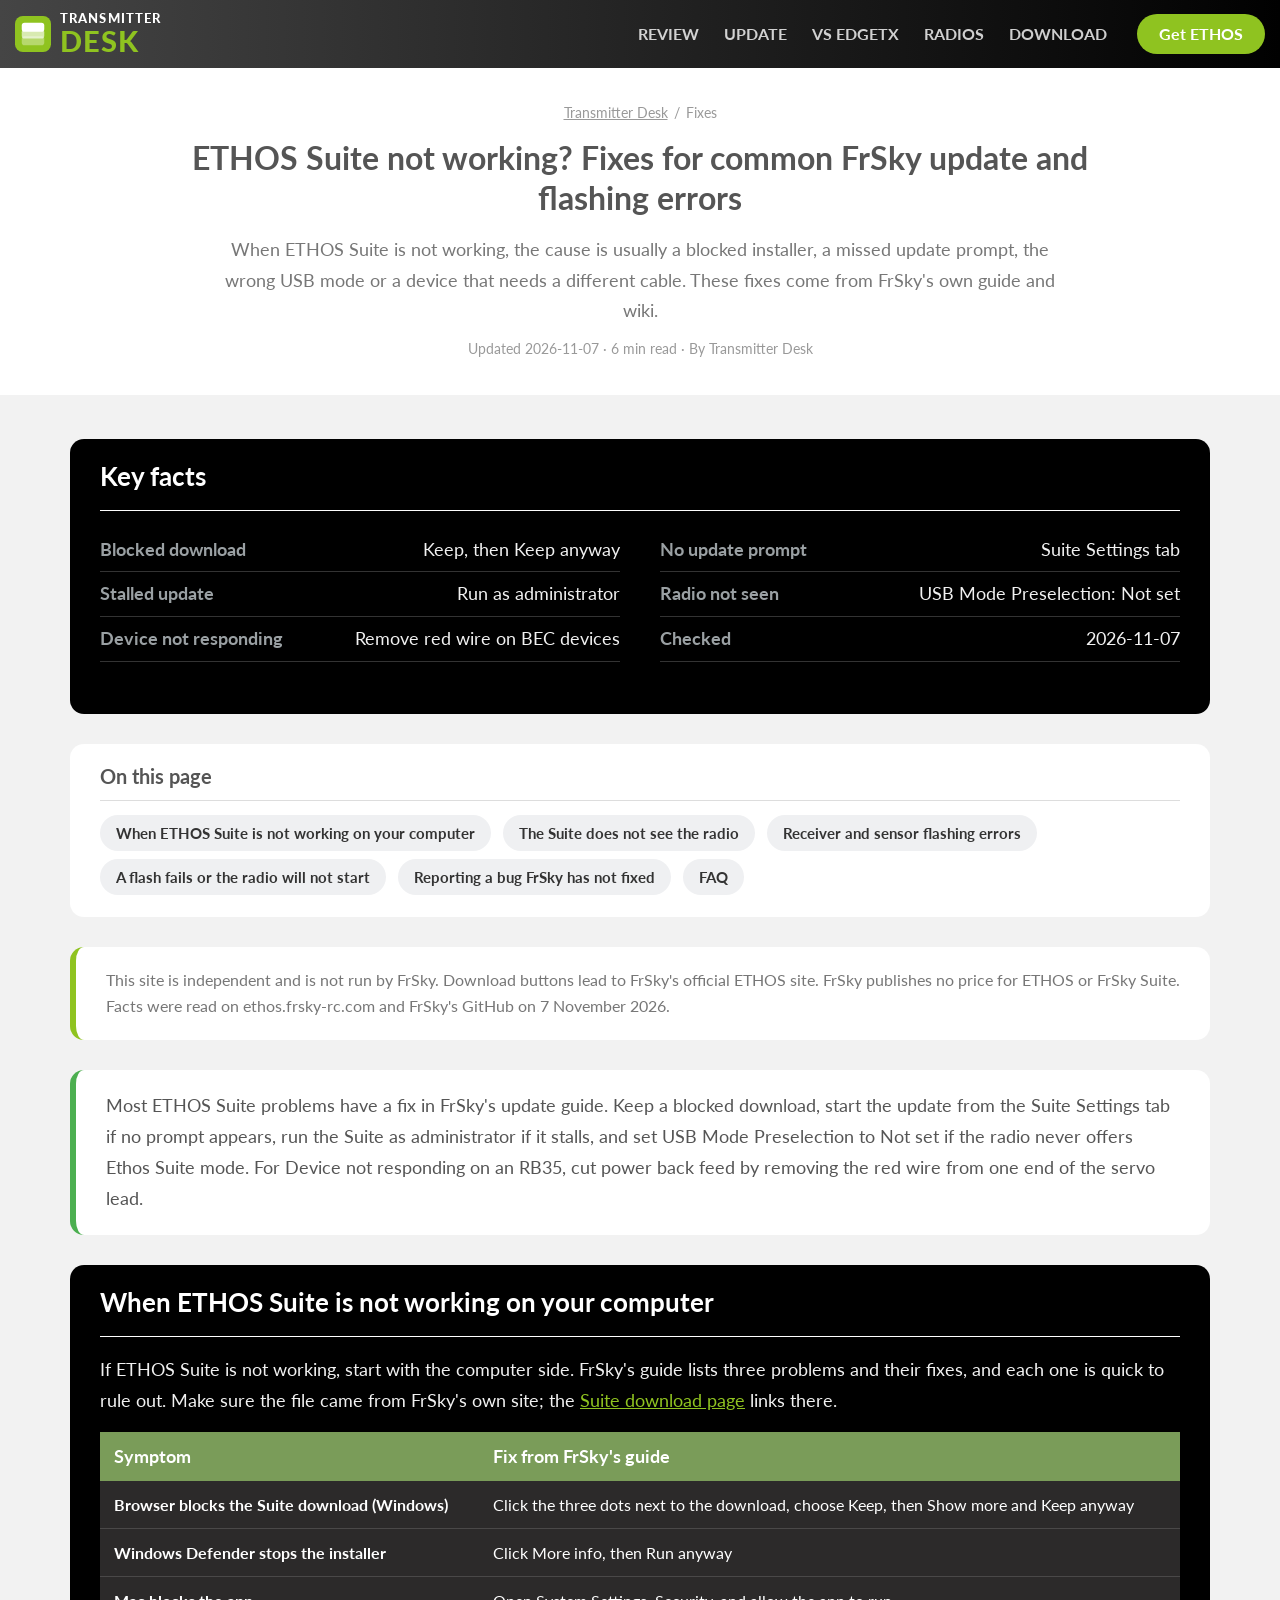
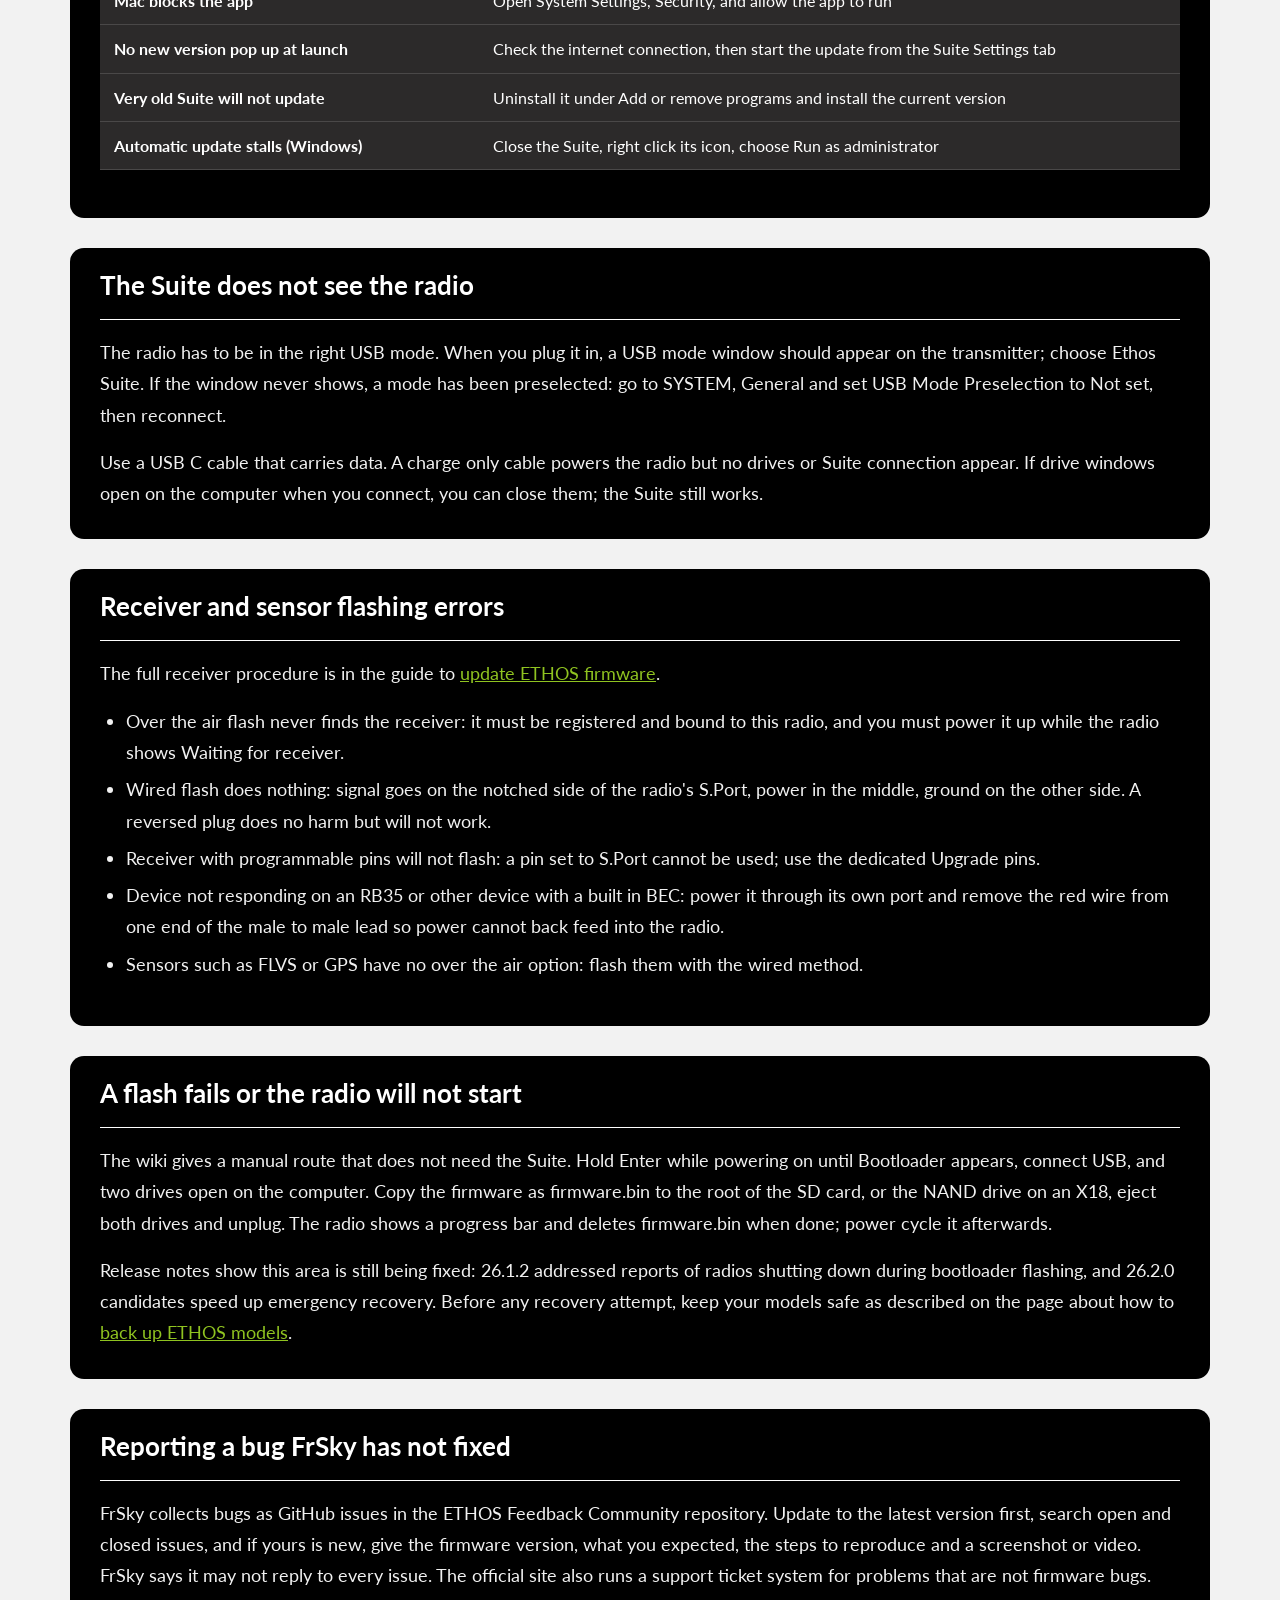
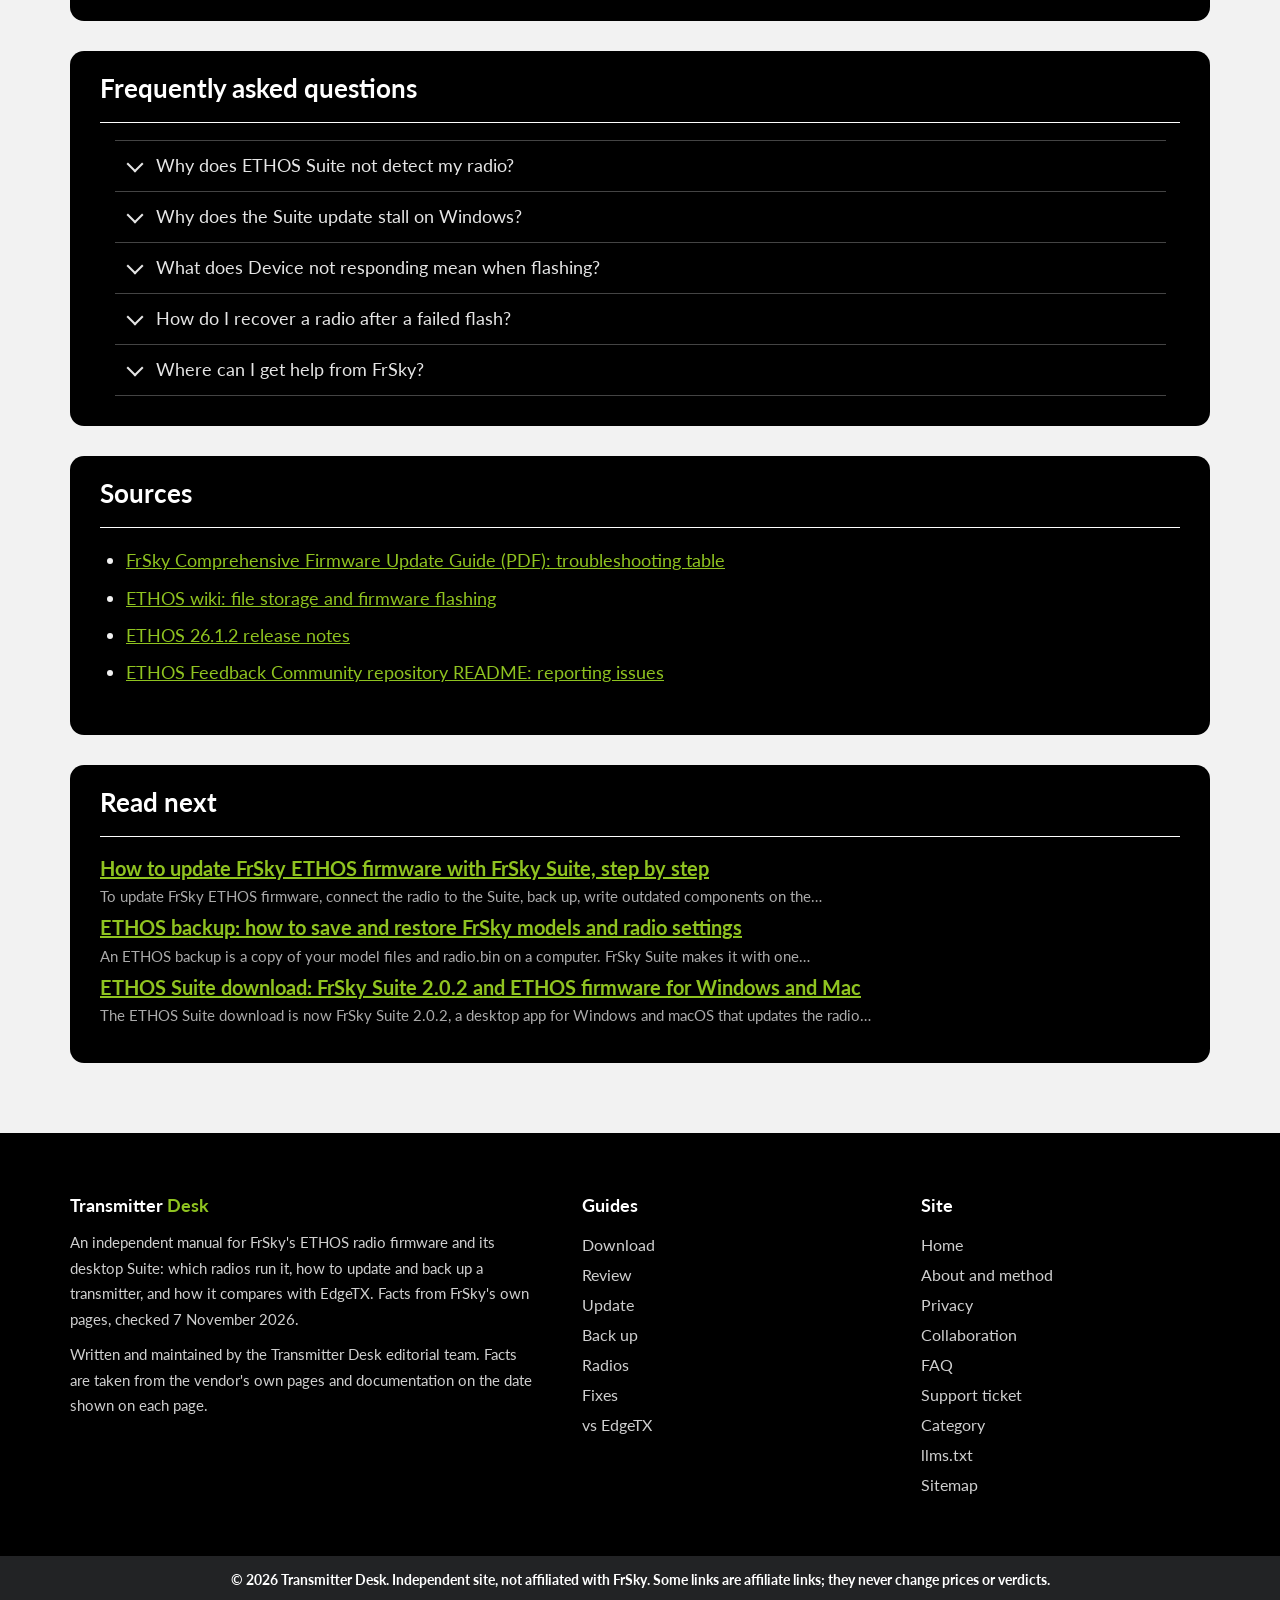
<file: troubleshooting.html>
<!doctype html>
<html lang="en"><head>
<meta charset="utf-8">
<meta name="viewport" content="width=device-width,initial-scale=1">
<title>ETHOS Suite Not Working? Fixes for Common FrSky Update Errors</title>
<meta name="description" content="Fixes from FrSky's guide: blocked Suite download, no update prompt, stalled update, radio not detected, Device not responding, and a failed flash.">
<link rel="canonical" href="https://ethos-suite.github.io/troubleshooting.html">
<meta name="robots" content="index,follow,max-image-preview:large,max-snippet:-1">
<meta name="author" content="Transmitter Desk">
<meta property="og:type" content="article">
<meta property="og:title" content="ETHOS Suite Not Working? Fixes for Common FrSky Update Errors">
<meta property="og:description" content="Fixes from FrSky's guide: blocked Suite download, no update prompt, stalled update, radio not detected, Device not responding, and a failed flash.">
<meta property="og:url" content="https://ethos-suite.github.io/troubleshooting.html">
<meta property="og:image" content="https://ethos-suite.github.io/assets/og.png">
<meta property="og:site_name" content="Transmitter Desk">
<meta property="article:published_time" content="2026-11-07">
<meta property="article:modified_time" content="2026-11-07">
<meta name="twitter:card" content="summary_large_image">
<link rel="icon" href="assets/favicon.svg" type="image/svg+xml">
<link rel="icon" href="assets/favicon-32.png" sizes="32x32" type="image/png">
<link rel="apple-touch-icon" href="assets/apple-touch-icon.png">
<link rel="preconnect" href="https://fonts.googleapis.com">
<link rel="preconnect" href="https://fonts.gstatic.com" crossorigin>
<link href="https://fonts.googleapis.com/css2?family=Mulish:wght@400;500;600;700&family=Geist+Mono:wght@400;500&display=swap" rel="stylesheet">
<link rel="stylesheet" href="assets/style.css">
<script type="application/ld+json">{"@context": "https://schema.org", "@graph": [{"@type": "Organization", "@id": "https://ethos-suite.github.io/#org", "name": "Transmitter Desk", "url": "https://ethos-suite.github.io/", "logo": {"@type": "ImageObject", "url": "https://ethos-suite.github.io/assets/og.png"}}, {"@type": "WebSite", "@id": "https://ethos-suite.github.io/#site", "name": "Transmitter Desk", "url": "https://ethos-suite.github.io/", "publisher": {"@id": "https://ethos-suite.github.io/#org"}, "inLanguage": "en"}, {"@type": "SoftwareApplication", "@id": "https://ethos-suite.github.io/#product", "name": "ETHOS", "applicationCategory": "UtilitiesApplication", "operatingSystem": "FrSky transmitters; FrSky Suite for Windows and macOS", "url": "https://ethos.frsky-rc.com/", "softwareVersion": "26.1.2", "publisher": {"@type": "Organization", "name": "FrSky"}, "sameAs": ["https://ethos.frsky-rc.com/", "https://github.com/FrSkyRC/ETHOS-Feedback-Community"], "offers": [{"@type": "Offer", "name": "ETHOS firmware", "price": "0", "priceCurrency": "USD", "url": "https://ethos.frsky-rc.com/", "description": "no price published, download for supported FrSky radios"}, {"@type": "Offer", "name": "FrSky Suite", "price": "0", "priceCurrency": "USD", "url": "https://ethos.frsky-rc.com/", "description": "no price published, download for Windows and macOS"}]}, {"@type": "WebPage", "@id": "https://ethos-suite.github.io/troubleshooting.html#webpage", "url": "https://ethos-suite.github.io/troubleshooting.html", "name": "ETHOS Suite Not Working? Fixes for Common FrSky Update Errors", "description": "Fixes from FrSky's guide: blocked Suite download, no update prompt, stalled update, radio not detected, Device not responding, and a failed flash.", "isPartOf": {"@id": "https://ethos-suite.github.io/#site"}, "about": {"@id": "https://ethos-suite.github.io/#product"}, "datePublished": "2026-11-07", "dateModified": "2026-11-07", "inLanguage": "en", "breadcrumb": {"@id": "https://ethos-suite.github.io/troubleshooting.html#crumbs"}, "speakable": {"@type": "SpeakableSpecification", "cssSelector": [".answer", ".keyfacts", ".hero .lede"]}}, {"@type": "BreadcrumbList", "@id": "https://ethos-suite.github.io/troubleshooting.html#crumbs", "itemListElement": [{"@type": "ListItem", "position": 1, "name": "Transmitter Desk", "item": "https://ethos-suite.github.io/"}, {"@type": "ListItem", "position": 2, "name": "ETHOS Suite not working? Fixes for common FrSky update and flashing errors", "item": "https://ethos-suite.github.io/troubleshooting.html"}]}, {"@type": "Article", "headline": "ETHOS Suite not working? Fixes for common FrSky update and flashing errors", "description": "Fixes from FrSky's guide: blocked Suite download, no update prompt, stalled update, radio not detected, Device not responding, and a failed flash.", "author": {"@id": "https://ethos-suite.github.io/#org"}, "publisher": {"@id": "https://ethos-suite.github.io/#org"}, "datePublished": "2026-11-07", "dateModified": "2026-11-07", "mainEntityOfPage": {"@id": "https://ethos-suite.github.io/troubleshooting.html#webpage"}, "about": {"@id": "https://ethos-suite.github.io/#product"}, "inLanguage": "en"}, {"@type": "FAQPage", "mainEntity": [{"@type": "Question", "name": "Why does ETHOS Suite not detect my radio?", "acceptedAnswer": {"@type": "Answer", "text": "Usually the radio is not in Ethos Suite USB mode or the cable is charge only. Set SYSTEM, General, USB Mode Preselection to Not set, reconnect with a USB C data cable and choose Ethos Suite when asked."}}, {"@type": "Question", "name": "Why does the Suite update stall on Windows?", "acceptedAnswer": {"@type": "Answer", "text": "FrSky's guide says to close the Suite, right click its icon and choose Run as administrator, then continue the update. If the installed version is very old, uninstall it and install the current one."}}, {"@type": "Question", "name": "What does Device not responding mean when flashing?", "acceptedAnswer": {"@type": "Answer", "text": "The radio cannot talk to the device on the S.Port. Check the plug orientation and use the Upgrade pins on receivers with programmable pins; for an RB35 or similar device with a BEC, remove the red wire from one end of the lead."}}, {"@type": "Question", "name": "How do I recover a radio after a failed flash?", "acceptedAnswer": {"@type": "Answer", "text": "Hold Enter while powering on to enter the bootloader, connect USB, copy firmware.bin to the SD card root (NAND on the X18), eject and unplug. The radio flashes the file and deletes it when finished."}}, {"@type": "Question", "name": "Where can I get help from FrSky?", "acceptedAnswer": {"@type": "Answer", "text": "Bugs go to GitHub issues in the ETHOS Feedback Community repository, with your firmware version and steps to reproduce. Other questions can go through the support ticket system on ethos.frsky-rc.com."}}]}]}</script>
<script async src="https://www.googletagmanager.com/gtag/js?id=G-6E0PQVBPX2"></script>
<script>window.dataLayer=window.dataLayer||[];function gtag(){dataLayer.push(arguments)}gtag('js',new Date());gtag('config','G-6E0PQVBPX2');</script>
<link rel="alternate" type="application/rss+xml" title="Transmitter Desk" href="https://ethos-suite.github.io/feed.xml">
</head><body>
<a class="skip" href="#main">Skip to content</a>
<header class="site"><div class="wrap"><button class="burger" type="button" aria-label="Menu" aria-controls="menu" aria-expanded="false"><span></span><span></span><span></span></button><a class="logo" href="index.html" aria-label="Transmitter Desk, home"><svg class="mark" aria-hidden="true" xmlns="http://www.w3.org/2000/svg" viewBox="0 0 32 32" width="36" height="36"><rect width="32" height="32" rx="7" fill="#8fc320"/><rect x="6" y="18" width="20" height="8" rx="2.5" fill="#fff" fill-opacity="0.35"/><rect x="6" y="12" width="20" height="8" rx="2.5" fill="#fff" fill-opacity="0.65"/><rect x="6" y="6" width="20" height="8" rx="2.5" fill="#fff"/></svg><span class="lt"><span class="l1">TRANSMITTER</span><span class="l2">DESK</span></span></a><nav class="main-nav" id="menu" aria-label="Site"><a href="review.html">Review</a><a href="update-firmware.html">Update</a><a href="ethos-vs-edgetx.html">vs EdgeTX</a><a href="supported-radios.html">Radios</a><a href="download.html">Download</a></nav><a class="hbtn" href="download.html" data-track="funnel" data-offer="frsky-rc" data-place="header">Get ETHOS</a></div></header><div class="scrim" hidden></div><button class="menu-close" type="button" aria-label="Close menu"></button><svg width="0" height="0" style="position:absolute" aria-hidden="true" focusable="false"><symbol id="i-review" viewBox="0 0 24 24" fill="none" stroke="currentColor" stroke-width="1.8" stroke-linecap="round" stroke-linejoin="round"><path d="M12 3l2.8 5.9 6.2.8-4.6 4.3 1.2 6.4L12 17.3 6.4 20.4l1.2-6.4L3 9.7l6.2-.8z"/></symbol><symbol id="i-download" viewBox="0 0 24 24" fill="none" stroke="currentColor" stroke-width="1.8" stroke-linecap="round" stroke-linejoin="round"><path d="M12 4v10M7.5 10 12 14.5 16.5 10M5 19h14"/></symbol><symbol id="i-update" viewBox="0 0 24 24" fill="none" stroke="currentColor" stroke-width="1.8" stroke-linecap="round" stroke-linejoin="round"><path d="M20 12a8 8 0 1 1-2.5-5.8M20 4v5h-5"/></symbol><symbol id="i-backup" viewBox="0 0 24 24" fill="none" stroke="currentColor" stroke-width="1.8" stroke-linecap="round" stroke-linejoin="round"><ellipse cx="12" cy="6" rx="7" ry="3"/><path d="M5 6v12c0 1.7 3.1 3 7 3s7-1.3 7-3V6M5 12c0 1.7 3.1 3 7 3s7-1.3 7-3"/></symbol><symbol id="i-radio" viewBox="0 0 24 24" fill="none" stroke="currentColor" stroke-width="1.8" stroke-linecap="round" stroke-linejoin="round"><rect x="4" y="9" width="16" height="11" rx="2.5"/><path d="M9 9 7 3M8.5 14.5h.01M15.5 14.5h.01M10 18h4"/></symbol><symbol id="i-fix" viewBox="0 0 24 24" fill="none" stroke="currentColor" stroke-width="1.8" stroke-linecap="round" stroke-linejoin="round"><path d="M15 5a4 4 0 0 1 4.8 4.8l-3.3-1.4-1.4-3.4zM9.5 12.5 4 18l2 2 5.5-5.5"/></symbol><symbol id="i-vs" viewBox="0 0 24 24" fill="none" stroke="currentColor" stroke-width="1.8" stroke-linecap="round" stroke-linejoin="round"><path d="M4 8h14M14 4l4 4-4 4M20 16H6M10 12l-4 4 4 4"/></symbol><symbol id="i-info" viewBox="0 0 24 24" fill="none" stroke="currentColor" stroke-width="1.8" stroke-linecap="round" stroke-linejoin="round"><circle cx="12" cy="12" r="9"/><path d="M12 11v6M12 7.5h.01"/></symbol><symbol id="i-lock" viewBox="0 0 24 24" fill="none" stroke="currentColor" stroke-width="1.8" stroke-linecap="round" stroke-linejoin="round"><rect x="5" y="11" width="14" height="9" rx="2"/><path d="M8 11V8a4 4 0 0 1 8 0v3"/></symbol><symbol id="i-doc" viewBox="0 0 24 24" fill="none" stroke="currentColor" stroke-width="1.8" stroke-linecap="round" stroke-linejoin="round"><path d="M7 3h7l5 5v13H7zM14 3v5h5"/></symbol><symbol id="i-help" viewBox="0 0 24 24" fill="none" stroke="currentColor" stroke-width="1.8" stroke-linecap="round" stroke-linejoin="round"><circle cx="12" cy="12" r="9"/><path d="M9.5 9.5a2.5 2.5 0 1 1 3.5 2.3c-.7.4-1 .9-1 1.7M12 17h.01"/></symbol><symbol id="i-ticket" viewBox="0 0 24 24" fill="none" stroke="currentColor" stroke-width="1.8" stroke-linecap="round" stroke-linejoin="round"><path d="M3 8a2 2 0 0 1 2-2h14a2 2 0 0 1 2 2v2a2 2 0 0 0 0 4v2a2 2 0 0 1-2 2H5a2 2 0 0 1-2-2v-2a2 2 0 0 0 0-4Z"/></symbol><symbol id="i-people" viewBox="0 0 24 24" fill="none" stroke="currentColor" stroke-width="1.8" stroke-linecap="round" stroke-linejoin="round"><path d="M16 20v-1a4 4 0 0 0-4-4H8a4 4 0 0 0-4 4v1M10 11a3.5 3.5 0 1 0 0-7 3.5 3.5 0 0 0 0 7M20 20v-1a3 3 0 0 0-2-2.8M15.5 4.3a3.5 3.5 0 0 1 0 6.4"/></symbol><symbol id="i-search" viewBox="0 0 24 24" fill="none" stroke="currentColor" stroke-width="1.8" stroke-linecap="round" stroke-linejoin="round"><path d="M11 4a7 7 0 1 0 0 14 7 7 0 0 0 0-14zM21 21l-5-5"/></symbol><symbol id="i-arrow" viewBox="0 0 24 24" fill="none" stroke="currentColor" stroke-width="1.8" stroke-linecap="round" stroke-linejoin="round"><path d="M5 12h14M13 6l6 6-6 6"/></symbol><symbol id="i-mail" viewBox="0 0 24 24" fill="none" stroke="currentColor" stroke-width="1.8" stroke-linecap="round" stroke-linejoin="round"><rect x="3" y="5" width="18" height="14" rx="2"/><path d="m3 7 9 7 9-7"/></symbol><symbol id="i-list" viewBox="0 0 24 24" fill="none" stroke="currentColor" stroke-width="1.8" stroke-linecap="round" stroke-linejoin="round"><path d="M8 6h12M8 12h12M8 18h12M4 6h.01M4 12h.01M4 18h.01"/></symbol></svg><main id="main" class="main"><div class="titleband"><div class="c"><ol class="crumbs"><li><a href="index.html">Transmitter Desk</a></li><li>/</li><li aria-current="page">Fixes</li></ol><h1 class="long">ETHOS Suite not working? Fixes for common FrSky update and flashing errors</h1><p class="lede">When ETHOS Suite is not working, the cause is usually a blocked installer, a missed update prompt, the wrong USB mode or a device that needs a different cable. These fixes come from FrSky's own guide and wiki.</p><p class="meta">Updated <time datetime="2026-11-07">2026-11-07</time> · 6 min read · By Transmitter Desk</p></div></div><div class="graybody"><div class="c"><aside class="facts" aria-label="Key facts"><h2>Key facts</h2><ul class="keyfacts"><li><span>Blocked download</span><span>Keep, then Keep anyway</span></li><li><span>No update prompt</span><span>Suite Settings tab</span></li><li><span>Stalled update</span><span>Run as administrator</span></li><li><span>Radio not seen</span><span>USB Mode Preselection: Not set</span></li><li><span>Device not responding</span><span>Remove red wire on BEC devices</span></li><li><span>Checked</span><span><time datetime="2026-11-07">2026-11-07</time></span></li></ul></aside><nav class="toc" aria-label="On this page"><h2>On this page</h2><a href="#suite">When ETHOS Suite is not working on your computer</a><a href="#usb">The Suite does not see the radio</a><a href="#rx">Receiver and sensor flashing errors</a><a href="#manual">A flash fails or the radio will not start</a><a href="#report">Reporting a bug FrSky has not fixed</a><a href="#faq">FAQ</a></nav><article><p class="disclosure">This site is independent and is not run by FrSky. Download buttons lead to FrSky's official ETHOS site. FrSky publishes no price for ETHOS or FrSky Suite. Facts were read on ethos.frsky-rc.com and FrSky's GitHub on 7 November 2026.</p><p class="answer">Most ETHOS Suite problems have a fix in FrSky's update guide. Keep a blocked download, start the update from the Suite Settings tab if no prompt appears, run the Suite as administrator if it stalls, and set USB Mode Preselection to Not set if the radio never offers Ethos Suite mode. For Device not responding on an RB35, cut power back feed by removing the red wire from one end of the servo lead.</p><section id="suite">
<h2>When ETHOS Suite is not working on your computer</h2>
<p>If ETHOS Suite is not working, start with the computer side. FrSky's guide lists three problems and their fixes, and each one is quick to rule out. Make sure the file came from FrSky's own site; the <a href="download.html">Suite download page</a> links there.</p>
<div class="tablewrap"><table><thead><tr><th>Symptom</th><th>Fix from FrSky's guide</th></tr></thead><tbody><tr><td>Browser blocks the Suite download (Windows)</td><td>Click the three dots next to the download, choose Keep, then Show more and Keep anyway</td></tr><tr><td>Windows Defender stops the installer</td><td>Click More info, then Run anyway</td></tr><tr><td>Mac blocks the app</td><td>Open System Settings, Security, and allow the app to run</td></tr><tr><td>No new version pop up at launch</td><td>Check the internet connection, then start the update from the Suite Settings tab</td></tr><tr><td>Very old Suite will not update</td><td>Uninstall it under Add or remove programs and install the current version</td></tr><tr><td>Automatic update stalls (Windows)</td><td>Close the Suite, right click its icon, choose Run as administrator</td></tr></tbody></table></div>
</section>
<section id="usb">
<h2>The Suite does not see the radio</h2>
<p>The radio has to be in the right USB mode. When you plug it in, a USB mode window should appear on the transmitter; choose Ethos Suite. If the window never shows, a mode has been preselected: go to SYSTEM, General and set USB Mode Preselection to Not set, then reconnect.</p>
<p>Use a USB C cable that carries data. A charge only cable powers the radio but no drives or Suite connection appear. If drive windows open on the computer when you connect, you can close them; the Suite still works.</p>
</section>
<section id="rx">
<h2>Receiver and sensor flashing errors</h2>
<p>The full receiver procedure is in the guide to <a href="update-firmware.html">update ETHOS firmware</a>.</p>
<ul><li>Over the air flash never finds the receiver: it must be registered and bound to this radio, and you must power it up while the radio shows Waiting for receiver.</li><li>Wired flash does nothing: signal goes on the notched side of the radio's S.Port, power in the middle, ground on the other side. A reversed plug does no harm but will not work.</li><li>Receiver with programmable pins will not flash: a pin set to S.Port cannot be used; use the dedicated Upgrade pins.</li><li>Device not responding on an RB35 or other device with a built in BEC: power it through its own port and remove the red wire from one end of the male to male lead so power cannot back feed into the radio.</li><li>Sensors such as FLVS or GPS have no over the air option: flash them with the wired method.</li></ul>
</section>
<section id="manual">
<h2>A flash fails or the radio will not start</h2>
<p>The wiki gives a manual route that does not need the Suite. Hold Enter while powering on until Bootloader appears, connect USB, and two drives open on the computer. Copy the firmware as firmware.bin to the root of the SD card, or the NAND drive on an X18, eject both drives and unplug. The radio shows a progress bar and deletes firmware.bin when done; power cycle it afterwards.</p>
<p>Release notes show this area is still being fixed: 26.1.2 addressed reports of radios shutting down during bootloader flashing, and 26.2.0 candidates speed up emergency recovery. Before any recovery attempt, keep your models safe as described on the page about how to <a href="backup-models.html">back up ETHOS models</a>.</p>
</section>
<section id="report">
<h2>Reporting a bug FrSky has not fixed</h2>
<p>FrSky collects bugs as GitHub issues in the ETHOS Feedback Community repository. Update to the latest version first, search open and closed issues, and if yours is new, give the firmware version, what you expected, the steps to reproduce and a screenshot or video. FrSky says it may not reply to every issue. The official site also runs a support ticket system for problems that are not firmware bugs.</p>
</section><section id="faq"><h2>Frequently asked questions</h2><div class="faq"><details><summary>Why does ETHOS Suite not detect my radio?</summary><p>Usually the radio is not in Ethos Suite USB mode or the cable is charge only. Set SYSTEM, General, USB Mode Preselection to Not set, reconnect with a USB C data cable and choose Ethos Suite when asked.</p></details><details><summary>Why does the Suite update stall on Windows?</summary><p>FrSky's guide says to close the Suite, right click its icon and choose Run as administrator, then continue the update. If the installed version is very old, uninstall it and install the current one.</p></details><details><summary>What does Device not responding mean when flashing?</summary><p>The radio cannot talk to the device on the S.Port. Check the plug orientation and use the Upgrade pins on receivers with programmable pins; for an RB35 or similar device with a BEC, remove the red wire from one end of the lead.</p></details><details><summary>How do I recover a radio after a failed flash?</summary><p>Hold Enter while powering on to enter the bootloader, connect USB, copy firmware.bin to the SD card root (NAND on the X18), eject and unplug. The radio flashes the file and deletes it when finished.</p></details><details><summary>Where can I get help from FrSky?</summary><p>Bugs go to GitHub issues in the ETHOS Feedback Community repository, with your firmware version and steps to reproduce. Other questions can go through the support ticket system on ethos.frsky-rc.com.</p></details></div></section><section id="sources" class="sources"><h2>Sources</h2><ul><li><a href="https://ethos.frsky-rc.com/wp-content/uploads/ETHOS%20Guide/FrSky%20Comprehensive%20Firmware%20Update%20Guide.pdf" target="_blank" rel="noopener">FrSky Comprehensive Firmware Update Guide (PDF): troubleshooting table</a></li><li><a href="https://github.com/FrSkyRC/ETHOS-Feedback-Community/wiki/Ethos-File-Storage-and-Firmware-Flashing" target="_blank" rel="noopener">ETHOS wiki: file storage and firmware flashing</a></li><li><a href="https://github.com/FrSkyRC/ETHOS-Feedback-Community/releases/latest" target="_blank" rel="noopener">ETHOS 26.1.2 release notes</a></li><li><a href="https://github.com/FrSkyRC/ETHOS-Feedback-Community" target="_blank" rel="noopener">ETHOS Feedback Community repository README: reporting issues</a></li></ul></section><section id="related"><h2>Read next</h2><ul class="related"><li><a href="update-firmware.html">How to update FrSky ETHOS firmware with FrSky Suite, step by step</a><small>To update FrSky ETHOS firmware, connect the radio to the Suite, back up, write outdated components on the…</small></li><li><a href="backup-models.html">ETHOS backup: how to save and restore FrSky models and radio settings</a><small>An ETHOS backup is a copy of your model files and radio.bin on a computer. FrSky Suite makes it with one…</small></li><li><a href="download.html">ETHOS Suite download: FrSky Suite 2.0.2 and ETHOS firmware for Windows and Mac</a><small>The ETHOS Suite download is now FrSky Suite 2.0.2, a desktop app for Windows and macOS that updates the radio…</small></li></ul></section></article></div></div></main><footer class="site"><div class="fhelp"><div class="c"><div class="cols"><div><p class="fh">Transmitter <b>Desk</b></p><p>An independent manual for FrSky's ETHOS radio firmware and its desktop Suite: which radios run it, how to update and back up a transmitter, and how it compares with EdgeTX. Facts from FrSky's own pages, checked 7 November 2026.</p><p>Written and maintained by the Transmitter Desk editorial team. Facts are taken from the vendor's own pages and documentation on the date shown on each page.</p></div><div><p class="fh">Guides</p><a href="download.html">Download</a><a href="review.html">Review</a><a href="update-firmware.html">Update</a><a href="backup-models.html">Back up</a><a href="supported-radios.html">Radios</a><a href="troubleshooting.html">Fixes</a><a href="ethos-vs-edgetx.html">vs EdgeTX</a></div><div><p class="fh">Site</p><a href="index.html">Home</a><a href="about.html">About and method</a><a href="privacy.html">Privacy</a><a href="index.html">Collaboration</a><a href="index.html">FAQ</a><a href="index.html">Support ticket</a><a href="index.html">Category</a><a href="llms.txt">llms.txt</a><a href="sitemap.xml">Sitemap</a></div></div></div></div><div class="fbar"><div class="c">&copy; 2026 Transmitter Desk. Independent site, not affiliated with FrSky. Some links are affiliate links; they never change prices or verdicts.</div></div></footer>
<script src="assets/track.js"></script>
<script src="assets/site.js" defer></script>
<script src="assets/captcha-widget.js"></script>
</body></html>
</file>
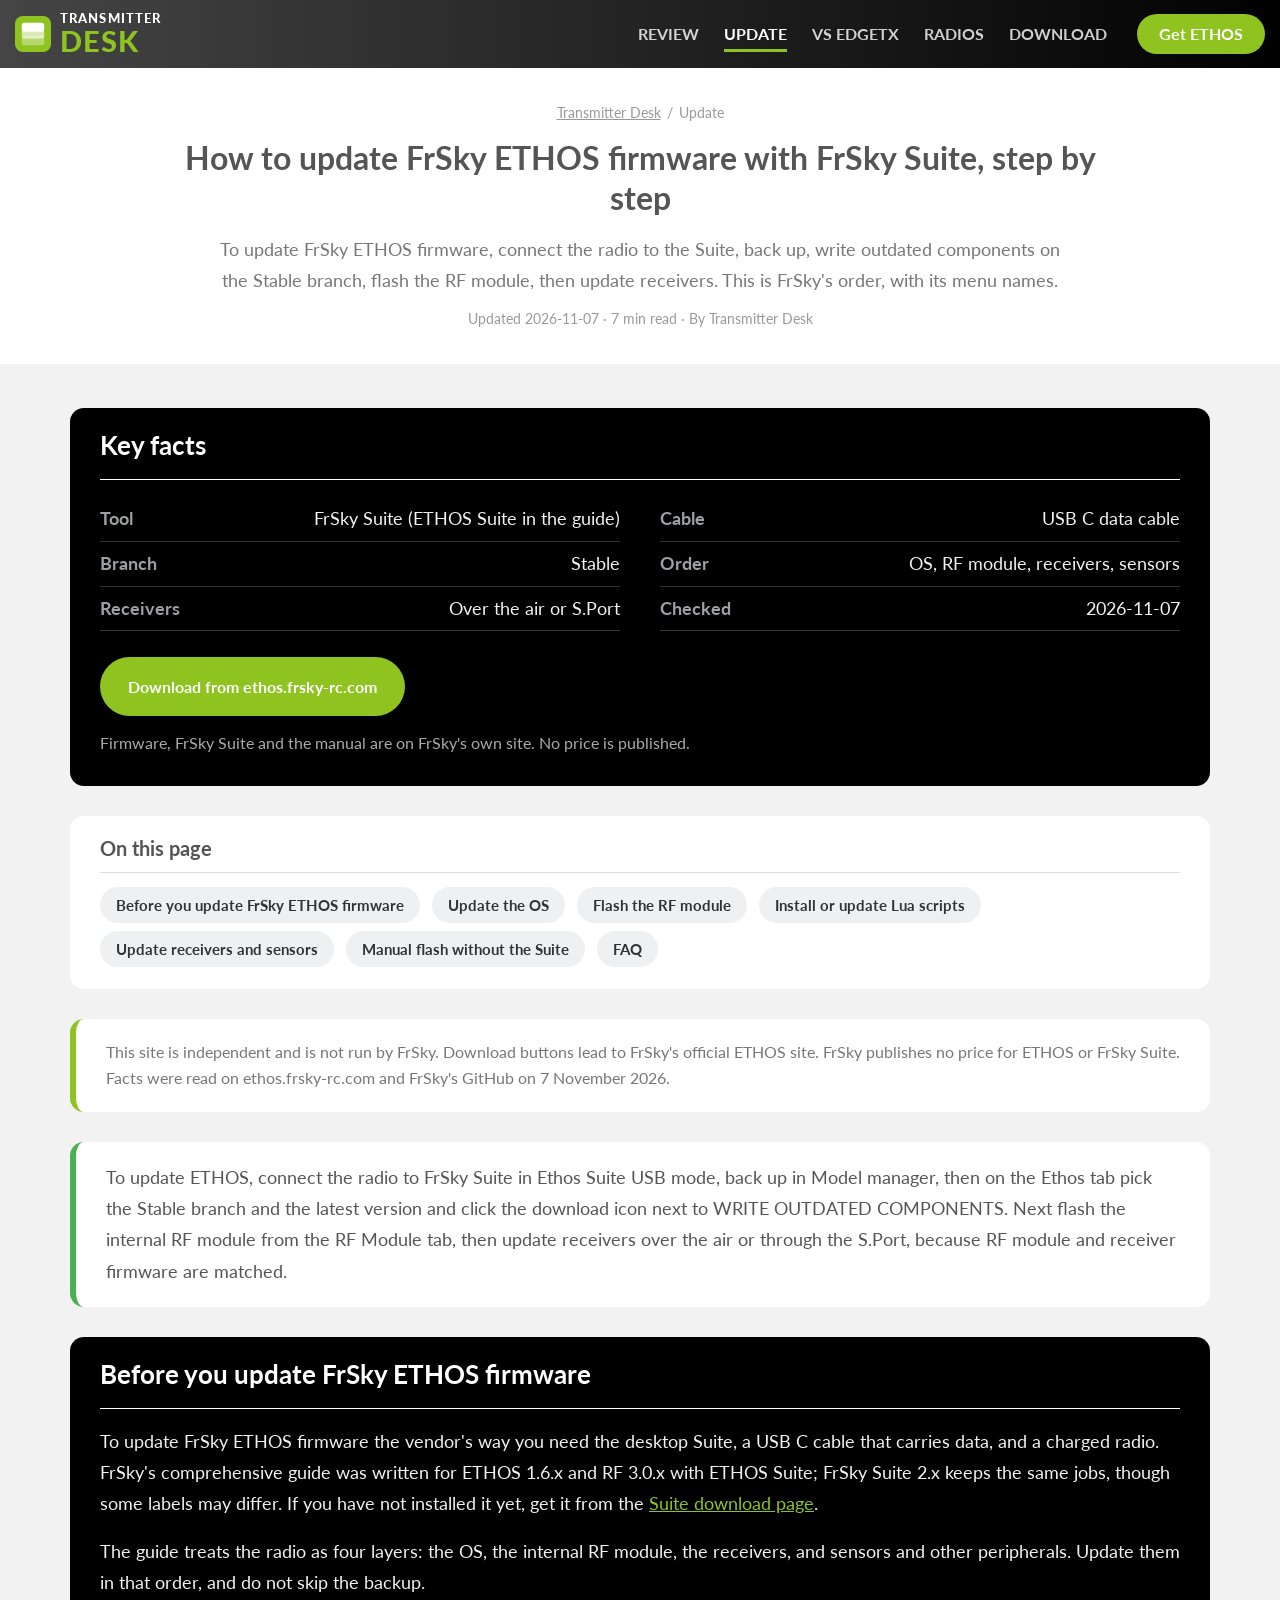
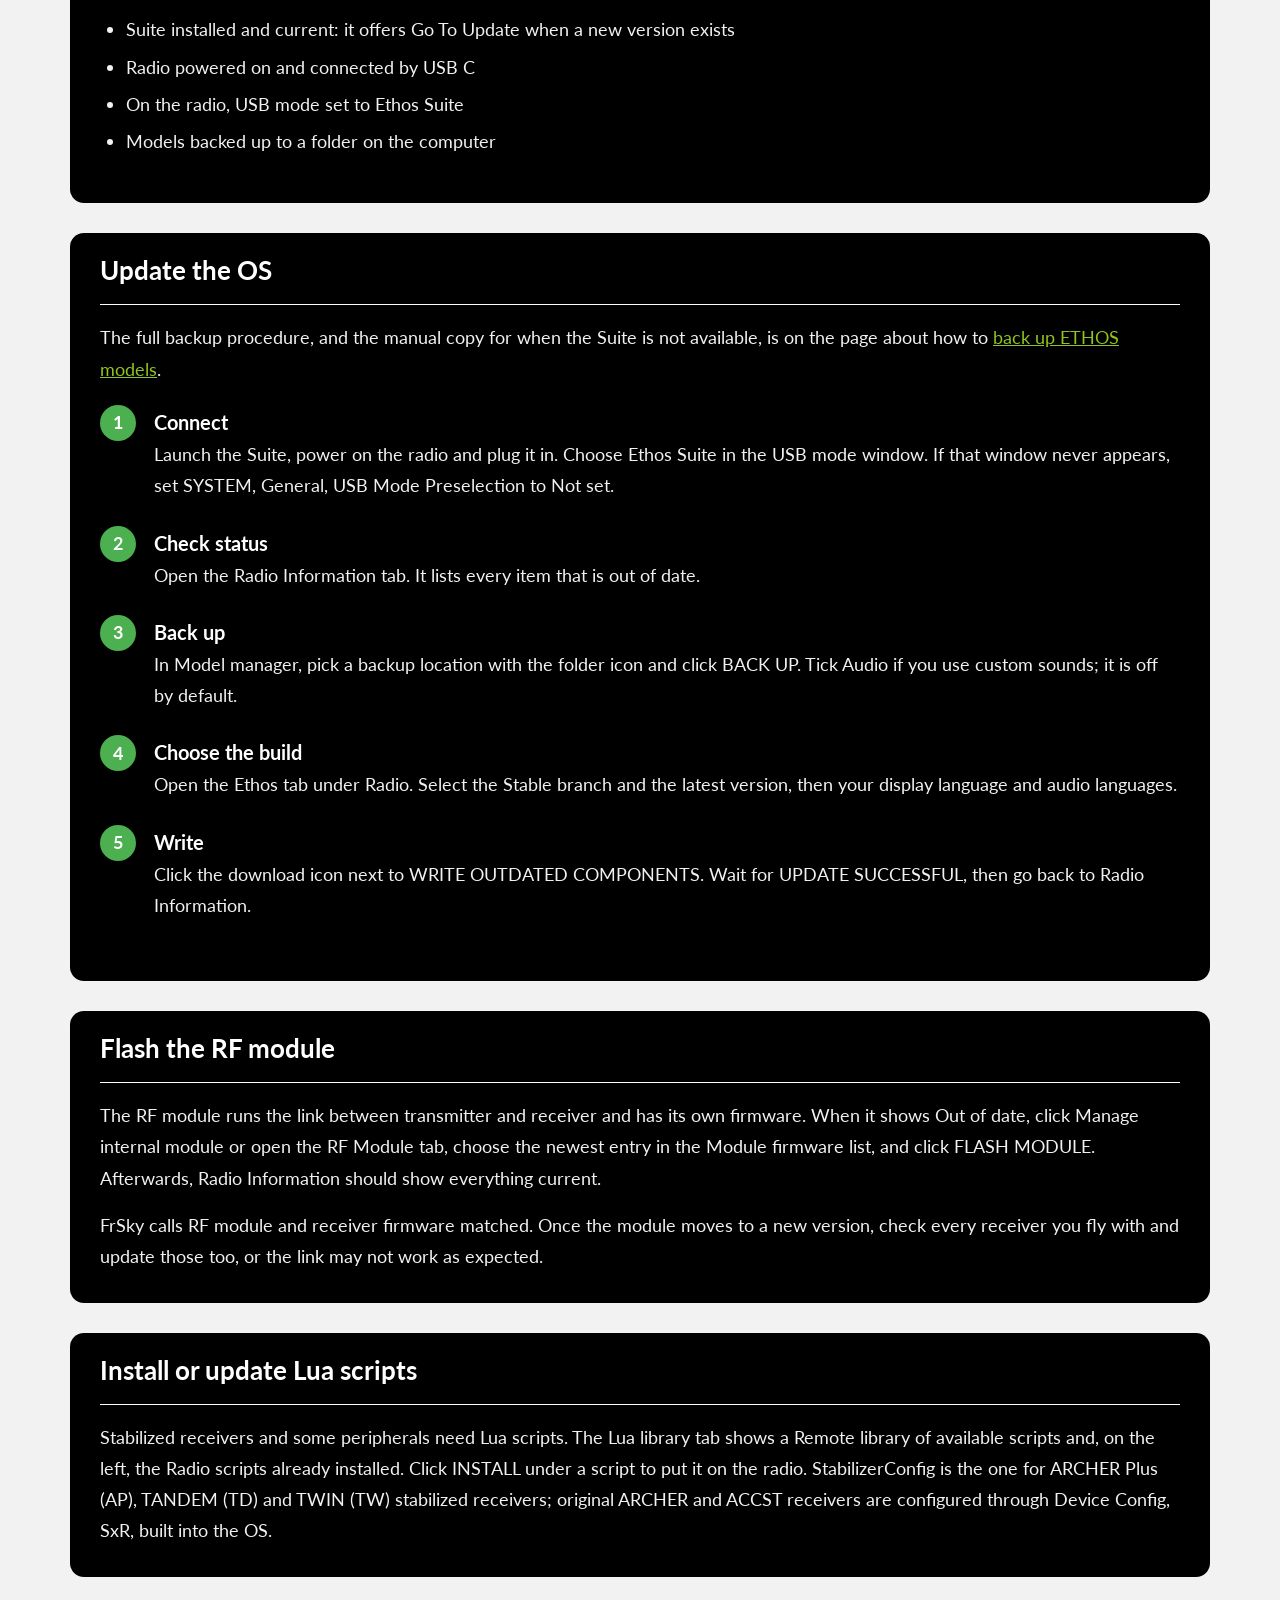
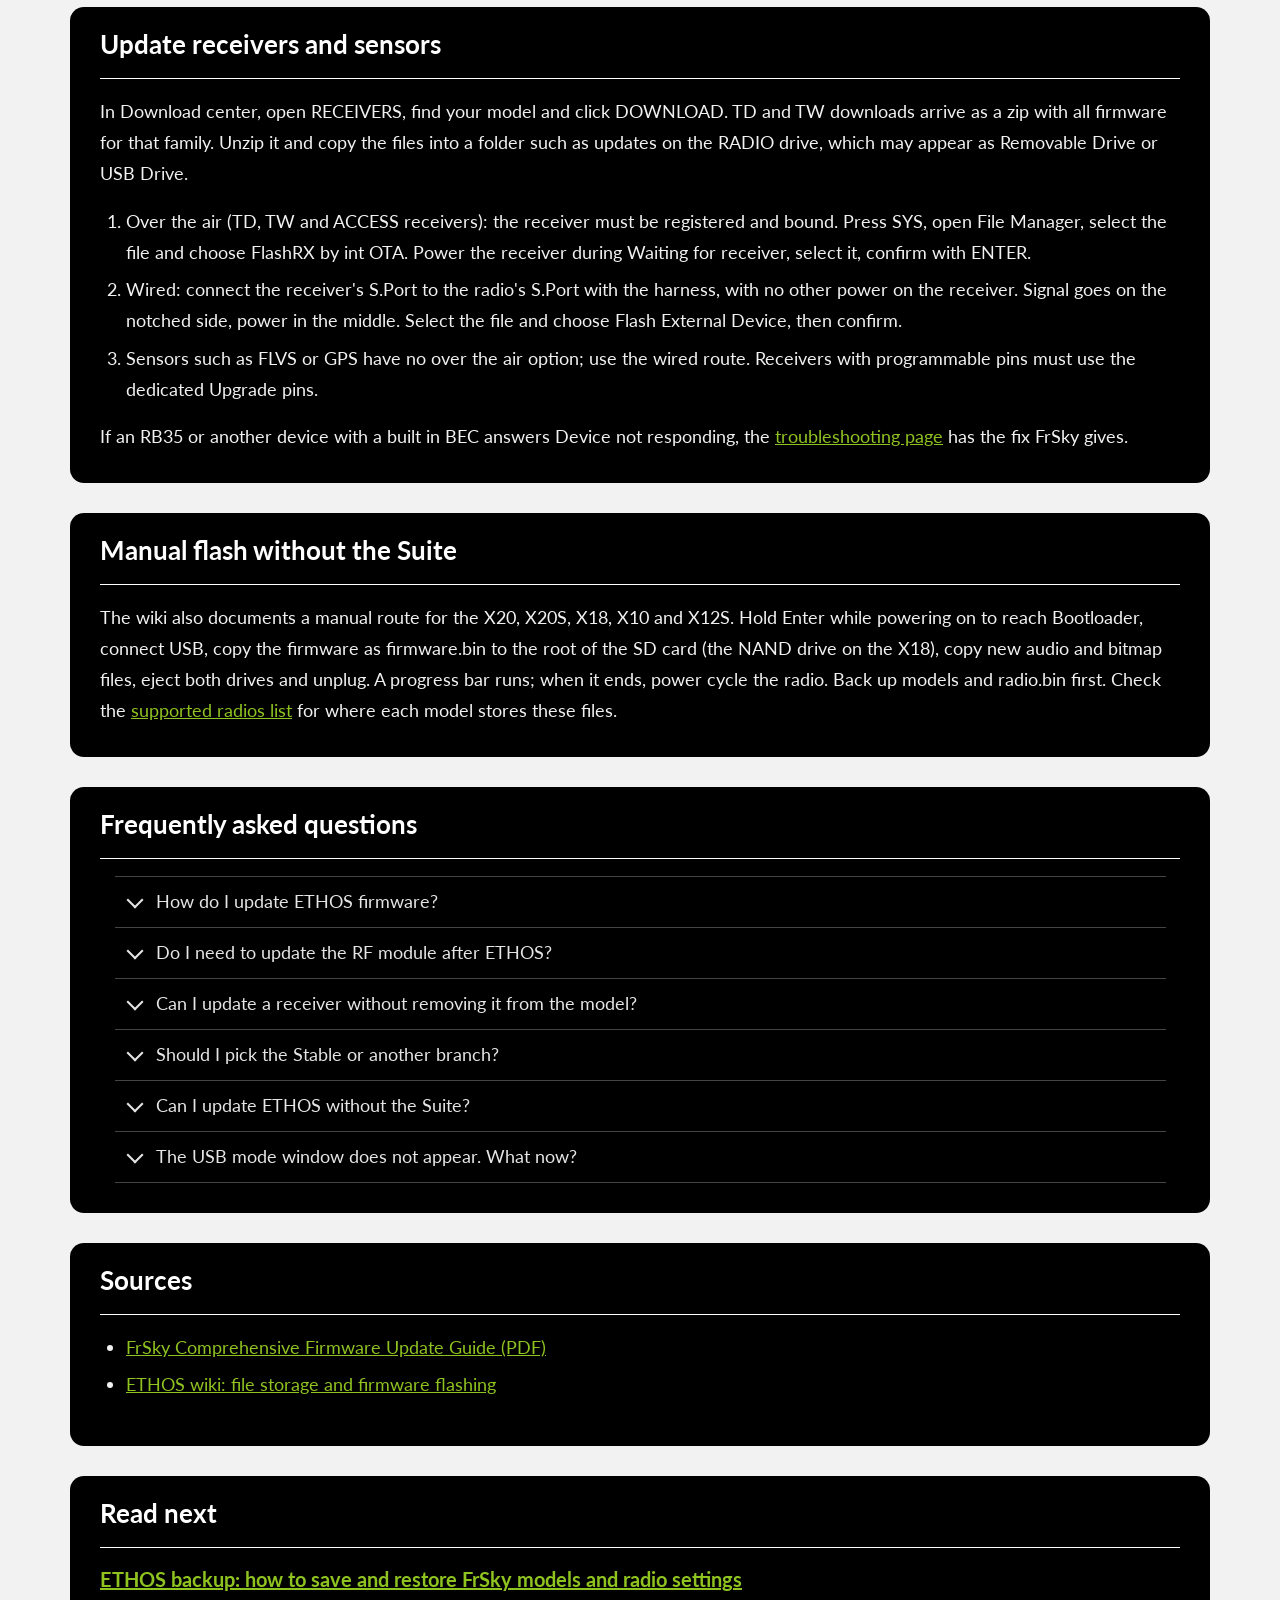
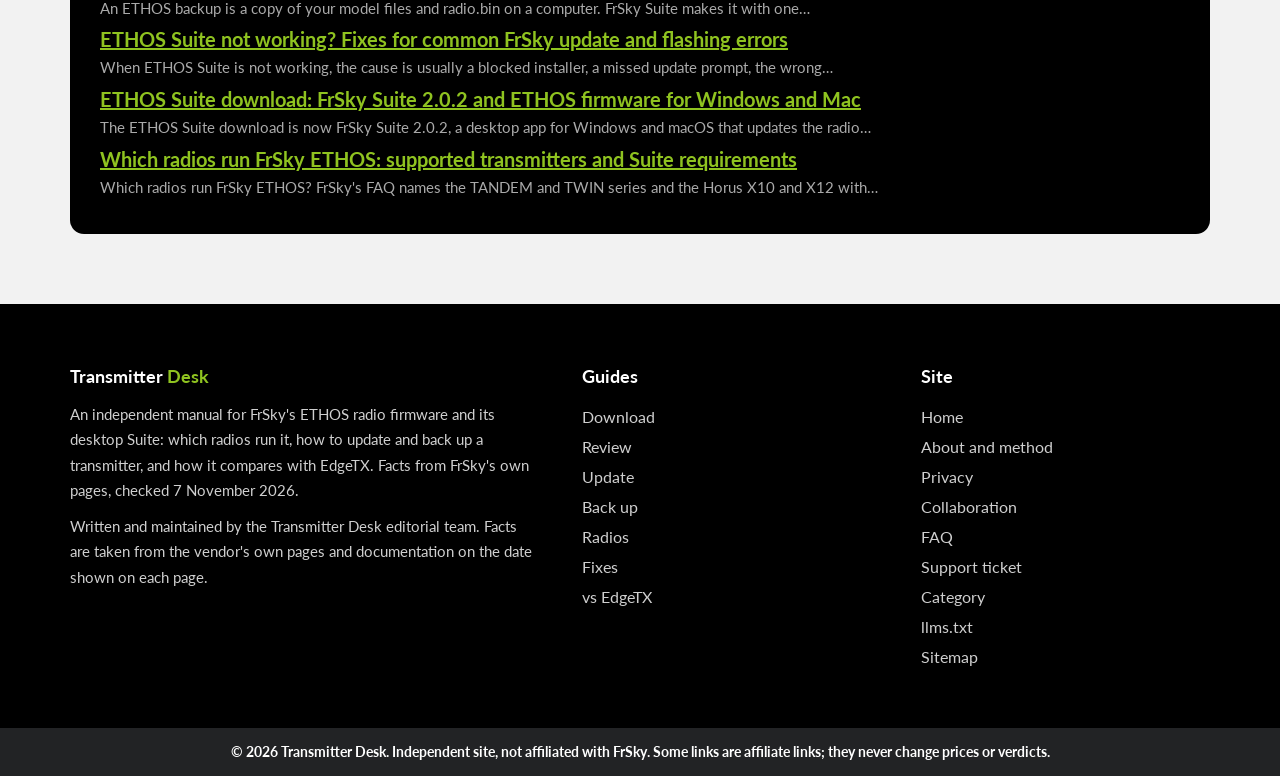
<file: update-firmware.html>
<!doctype html>
<html lang="en"><head>
<meta charset="utf-8">
<meta name="viewport" content="width=device-width,initial-scale=1">
<title>How to Update FrSky ETHOS Firmware with FrSky Suite</title>
<meta name="description" content="Update ETHOS firmware step by step: back up in Model manager, write outdated components, flash the RF module, then update receivers by OTA or S.Port.">
<link rel="canonical" href="https://ethos-suite.github.io/update-firmware.html">
<meta name="robots" content="index,follow,max-image-preview:large,max-snippet:-1">
<meta name="author" content="Transmitter Desk">
<meta property="og:type" content="article">
<meta property="og:title" content="How to Update FrSky ETHOS Firmware with FrSky Suite">
<meta property="og:description" content="Update ETHOS firmware step by step: back up in Model manager, write outdated components, flash the RF module, then update receivers by OTA or S.Port.">
<meta property="og:url" content="https://ethos-suite.github.io/update-firmware.html">
<meta property="og:image" content="https://ethos-suite.github.io/assets/og.png">
<meta property="og:site_name" content="Transmitter Desk">
<meta property="article:published_time" content="2026-11-07">
<meta property="article:modified_time" content="2026-11-07">
<meta name="twitter:card" content="summary_large_image">
<link rel="icon" href="assets/favicon.svg" type="image/svg+xml">
<link rel="icon" href="assets/favicon-32.png" sizes="32x32" type="image/png">
<link rel="apple-touch-icon" href="assets/apple-touch-icon.png">
<link rel="preconnect" href="https://fonts.googleapis.com">
<link rel="preconnect" href="https://fonts.gstatic.com" crossorigin>
<link href="https://fonts.googleapis.com/css2?family=Mulish:wght@400;500;600;700&family=Geist+Mono:wght@400;500&display=swap" rel="stylesheet">
<link rel="stylesheet" href="assets/style.css">
<script type="application/ld+json">{"@context": "https://schema.org", "@graph": [{"@type": "Organization", "@id": "https://ethos-suite.github.io/#org", "name": "Transmitter Desk", "url": "https://ethos-suite.github.io/", "logo": {"@type": "ImageObject", "url": "https://ethos-suite.github.io/assets/og.png"}}, {"@type": "WebSite", "@id": "https://ethos-suite.github.io/#site", "name": "Transmitter Desk", "url": "https://ethos-suite.github.io/", "publisher": {"@id": "https://ethos-suite.github.io/#org"}, "inLanguage": "en"}, {"@type": "SoftwareApplication", "@id": "https://ethos-suite.github.io/#product", "name": "ETHOS", "applicationCategory": "UtilitiesApplication", "operatingSystem": "FrSky transmitters; FrSky Suite for Windows and macOS", "url": "https://ethos.frsky-rc.com/", "softwareVersion": "26.1.2", "publisher": {"@type": "Organization", "name": "FrSky"}, "sameAs": ["https://ethos.frsky-rc.com/", "https://github.com/FrSkyRC/ETHOS-Feedback-Community"], "offers": [{"@type": "Offer", "name": "ETHOS firmware", "price": "0", "priceCurrency": "USD", "url": "https://ethos.frsky-rc.com/", "description": "no price published, download for supported FrSky radios"}, {"@type": "Offer", "name": "FrSky Suite", "price": "0", "priceCurrency": "USD", "url": "https://ethos.frsky-rc.com/", "description": "no price published, download for Windows and macOS"}]}, {"@type": "WebPage", "@id": "https://ethos-suite.github.io/update-firmware.html#webpage", "url": "https://ethos-suite.github.io/update-firmware.html", "name": "How to Update FrSky ETHOS Firmware with FrSky Suite", "description": "Update ETHOS firmware step by step: back up in Model manager, write outdated components, flash the RF module, then update receivers by OTA or S.Port.", "isPartOf": {"@id": "https://ethos-suite.github.io/#site"}, "about": {"@id": "https://ethos-suite.github.io/#product"}, "datePublished": "2026-11-07", "dateModified": "2026-11-07", "inLanguage": "en", "breadcrumb": {"@id": "https://ethos-suite.github.io/update-firmware.html#crumbs"}, "speakable": {"@type": "SpeakableSpecification", "cssSelector": [".answer", ".keyfacts", ".hero .lede"]}}, {"@type": "BreadcrumbList", "@id": "https://ethos-suite.github.io/update-firmware.html#crumbs", "itemListElement": [{"@type": "ListItem", "position": 1, "name": "Transmitter Desk", "item": "https://ethos-suite.github.io/"}, {"@type": "ListItem", "position": 2, "name": "How to update FrSky ETHOS firmware with FrSky Suite, step by step", "item": "https://ethos-suite.github.io/update-firmware.html"}]}, {"@type": "HowTo", "name": "How to update FrSky ETHOS firmware with FrSky Suite, step by step", "step": [{"@type": "HowToStep", "position": 1, "name": "Connect", "text": "Launch the Suite, power on the radio and plug it in. Choose Ethos Suite in the USB mode window. If that window never appears, set SYSTEM, General, USB Mode Preselection to Not set."}, {"@type": "HowToStep", "position": 2, "name": "Check status", "text": "Open the Radio Information tab. It lists every item that is out of date."}, {"@type": "HowToStep", "position": 3, "name": "Back up", "text": "In Model manager, pick a backup location with the folder icon and click BACK UP. Tick Audio if you use custom sounds; it is off by default."}, {"@type": "HowToStep", "position": 4, "name": "Choose the build", "text": "Open the Ethos tab under Radio. Select the Stable branch and the latest version, then your display language and audio languages."}, {"@type": "HowToStep", "position": 5, "name": "Write", "text": "Click the download icon next to WRITE OUTDATED COMPONENTS. Wait for UPDATE SUCCESSFUL, then go back to Radio Information."}], "headline": "How to update FrSky ETHOS firmware with FrSky Suite, step by step", "description": "Update ETHOS firmware step by step: back up in Model manager, write outdated components, flash the RF module, then update receivers by OTA or S.Port.", "author": {"@id": "https://ethos-suite.github.io/#org"}, "publisher": {"@id": "https://ethos-suite.github.io/#org"}, "datePublished": "2026-11-07", "dateModified": "2026-11-07", "mainEntityOfPage": {"@id": "https://ethos-suite.github.io/update-firmware.html#webpage"}, "about": {"@id": "https://ethos-suite.github.io/#product"}, "inLanguage": "en"}, {"@type": "FAQPage", "mainEntity": [{"@type": "Question", "name": "How do I update ETHOS firmware?", "acceptedAnswer": {"@type": "Answer", "text": "Connect the radio to FrSky Suite in Ethos Suite USB mode, back up in Model manager, then on the Ethos tab choose the Stable branch and latest version and click WRITE OUTDATED COMPONENTS. Wait for UPDATE SUCCESSFUL before unplugging."}}, {"@type": "Question", "name": "Do I need to update the RF module after ETHOS?", "acceptedAnswer": {"@type": "Answer", "text": "Check Radio Information after the OS update. If the RF module shows Out of date, flash it from the RF Module tab. FrSky says RF module and receiver firmware are matched, so update receivers afterwards too."}}, {"@type": "Question", "name": "Can I update a receiver without removing it from the model?", "acceptedAnswer": {"@type": "Answer", "text": "Yes for TD, TW and ACCESS receivers that are registered and bound: use FlashRX by int OTA from the radio's File Manager. Other receivers and sensors are flashed through the S.Port with a cable."}}, {"@type": "Question", "name": "Should I pick the Stable or another branch?", "acceptedAnswer": {"@type": "Answer", "text": "FrSky's guide tells you to select the Stable branch and its latest version. Release candidates on GitHub carry an early adopters label and are meant for people who will report bugs."}}, {"@type": "Question", "name": "Can I update ETHOS without the Suite?", "acceptedAnswer": {"@type": "Answer", "text": "Yes. Hold Enter while powering on to enter the bootloader, connect USB, copy firmware.bin to the SD card root (NAND on the X18), eject and unplug. The radio flashes itself and deletes firmware.bin afterwards."}}, {"@type": "Question", "name": "The USB mode window does not appear. What now?", "acceptedAnswer": {"@type": "Answer", "text": "On the radio, go to SYSTEM, General and set USB Mode Preselection to Not set. Reconnect the cable and the choice window should appear."}}]}]}</script>
<script async src="https://www.googletagmanager.com/gtag/js?id=G-6E0PQVBPX2"></script>
<script>window.dataLayer=window.dataLayer||[];function gtag(){dataLayer.push(arguments)}gtag('js',new Date());gtag('config','G-6E0PQVBPX2');</script>
<link rel="alternate" type="application/rss+xml" title="Transmitter Desk" href="https://ethos-suite.github.io/feed.xml">
</head><body>
<a class="skip" href="#main">Skip to content</a>
<header class="site"><div class="wrap"><button class="burger" type="button" aria-label="Menu" aria-controls="menu" aria-expanded="false"><span></span><span></span><span></span></button><a class="logo" href="index.html" aria-label="Transmitter Desk, home"><svg class="mark" aria-hidden="true" xmlns="http://www.w3.org/2000/svg" viewBox="0 0 32 32" width="36" height="36"><rect width="32" height="32" rx="7" fill="#8fc320"/><rect x="6" y="18" width="20" height="8" rx="2.5" fill="#fff" fill-opacity="0.35"/><rect x="6" y="12" width="20" height="8" rx="2.5" fill="#fff" fill-opacity="0.65"/><rect x="6" y="6" width="20" height="8" rx="2.5" fill="#fff"/></svg><span class="lt"><span class="l1">TRANSMITTER</span><span class="l2">DESK</span></span></a><nav class="main-nav" id="menu" aria-label="Site"><a href="review.html">Review</a><a href="update-firmware.html" aria-current="page">Update</a><a href="ethos-vs-edgetx.html">vs EdgeTX</a><a href="supported-radios.html">Radios</a><a href="download.html">Download</a></nav><a class="hbtn" href="download.html" data-track="funnel" data-offer="frsky-rc" data-place="header">Get ETHOS</a></div></header><div class="scrim" hidden></div><button class="menu-close" type="button" aria-label="Close menu"></button><svg width="0" height="0" style="position:absolute" aria-hidden="true" focusable="false"><symbol id="i-review" viewBox="0 0 24 24" fill="none" stroke="currentColor" stroke-width="1.8" stroke-linecap="round" stroke-linejoin="round"><path d="M12 3l2.8 5.9 6.2.8-4.6 4.3 1.2 6.4L12 17.3 6.4 20.4l1.2-6.4L3 9.7l6.2-.8z"/></symbol><symbol id="i-download" viewBox="0 0 24 24" fill="none" stroke="currentColor" stroke-width="1.8" stroke-linecap="round" stroke-linejoin="round"><path d="M12 4v10M7.5 10 12 14.5 16.5 10M5 19h14"/></symbol><symbol id="i-update" viewBox="0 0 24 24" fill="none" stroke="currentColor" stroke-width="1.8" stroke-linecap="round" stroke-linejoin="round"><path d="M20 12a8 8 0 1 1-2.5-5.8M20 4v5h-5"/></symbol><symbol id="i-backup" viewBox="0 0 24 24" fill="none" stroke="currentColor" stroke-width="1.8" stroke-linecap="round" stroke-linejoin="round"><ellipse cx="12" cy="6" rx="7" ry="3"/><path d="M5 6v12c0 1.7 3.1 3 7 3s7-1.3 7-3V6M5 12c0 1.7 3.1 3 7 3s7-1.3 7-3"/></symbol><symbol id="i-radio" viewBox="0 0 24 24" fill="none" stroke="currentColor" stroke-width="1.8" stroke-linecap="round" stroke-linejoin="round"><rect x="4" y="9" width="16" height="11" rx="2.5"/><path d="M9 9 7 3M8.5 14.5h.01M15.5 14.5h.01M10 18h4"/></symbol><symbol id="i-fix" viewBox="0 0 24 24" fill="none" stroke="currentColor" stroke-width="1.8" stroke-linecap="round" stroke-linejoin="round"><path d="M15 5a4 4 0 0 1 4.8 4.8l-3.3-1.4-1.4-3.4zM9.5 12.5 4 18l2 2 5.5-5.5"/></symbol><symbol id="i-vs" viewBox="0 0 24 24" fill="none" stroke="currentColor" stroke-width="1.8" stroke-linecap="round" stroke-linejoin="round"><path d="M4 8h14M14 4l4 4-4 4M20 16H6M10 12l-4 4 4 4"/></symbol><symbol id="i-info" viewBox="0 0 24 24" fill="none" stroke="currentColor" stroke-width="1.8" stroke-linecap="round" stroke-linejoin="round"><circle cx="12" cy="12" r="9"/><path d="M12 11v6M12 7.5h.01"/></symbol><symbol id="i-lock" viewBox="0 0 24 24" fill="none" stroke="currentColor" stroke-width="1.8" stroke-linecap="round" stroke-linejoin="round"><rect x="5" y="11" width="14" height="9" rx="2"/><path d="M8 11V8a4 4 0 0 1 8 0v3"/></symbol><symbol id="i-doc" viewBox="0 0 24 24" fill="none" stroke="currentColor" stroke-width="1.8" stroke-linecap="round" stroke-linejoin="round"><path d="M7 3h7l5 5v13H7zM14 3v5h5"/></symbol><symbol id="i-help" viewBox="0 0 24 24" fill="none" stroke="currentColor" stroke-width="1.8" stroke-linecap="round" stroke-linejoin="round"><circle cx="12" cy="12" r="9"/><path d="M9.5 9.5a2.5 2.5 0 1 1 3.5 2.3c-.7.4-1 .9-1 1.7M12 17h.01"/></symbol><symbol id="i-ticket" viewBox="0 0 24 24" fill="none" stroke="currentColor" stroke-width="1.8" stroke-linecap="round" stroke-linejoin="round"><path d="M3 8a2 2 0 0 1 2-2h14a2 2 0 0 1 2 2v2a2 2 0 0 0 0 4v2a2 2 0 0 1-2 2H5a2 2 0 0 1-2-2v-2a2 2 0 0 0 0-4Z"/></symbol><symbol id="i-people" viewBox="0 0 24 24" fill="none" stroke="currentColor" stroke-width="1.8" stroke-linecap="round" stroke-linejoin="round"><path d="M16 20v-1a4 4 0 0 0-4-4H8a4 4 0 0 0-4 4v1M10 11a3.5 3.5 0 1 0 0-7 3.5 3.5 0 0 0 0 7M20 20v-1a3 3 0 0 0-2-2.8M15.5 4.3a3.5 3.5 0 0 1 0 6.4"/></symbol><symbol id="i-search" viewBox="0 0 24 24" fill="none" stroke="currentColor" stroke-width="1.8" stroke-linecap="round" stroke-linejoin="round"><path d="M11 4a7 7 0 1 0 0 14 7 7 0 0 0 0-14zM21 21l-5-5"/></symbol><symbol id="i-arrow" viewBox="0 0 24 24" fill="none" stroke="currentColor" stroke-width="1.8" stroke-linecap="round" stroke-linejoin="round"><path d="M5 12h14M13 6l6 6-6 6"/></symbol><symbol id="i-mail" viewBox="0 0 24 24" fill="none" stroke="currentColor" stroke-width="1.8" stroke-linecap="round" stroke-linejoin="round"><rect x="3" y="5" width="18" height="14" rx="2"/><path d="m3 7 9 7 9-7"/></symbol><symbol id="i-list" viewBox="0 0 24 24" fill="none" stroke="currentColor" stroke-width="1.8" stroke-linecap="round" stroke-linejoin="round"><path d="M8 6h12M8 12h12M8 18h12M4 6h.01M4 12h.01M4 18h.01"/></symbol></svg><main id="main" class="main"><div class="titleband"><div class="c"><ol class="crumbs"><li><a href="index.html">Transmitter Desk</a></li><li>/</li><li aria-current="page">Update</li></ol><h1 class="long">How to update FrSky ETHOS firmware with FrSky Suite, step by step</h1><p class="lede">To update FrSky ETHOS firmware, connect the radio to the Suite, back up, write outdated components on the Stable branch, flash the RF module, then update receivers. This is FrSky's order, with its menu names.</p><p class="meta">Updated <time datetime="2026-11-07">2026-11-07</time> · 7 min read · By Transmitter Desk</p></div></div><div class="graybody"><div class="c"><aside class="facts" aria-label="Key facts"><h2>Key facts</h2><ul class="keyfacts"><li><span>Tool</span><span>FrSky Suite (ETHOS Suite in the guide)</span></li><li><span>Cable</span><span>USB C data cable</span></li><li><span>Branch</span><span>Stable</span></li><li><span>Order</span><span>OS, RF module, receivers, sensors</span></li><li><span>Receivers</span><span>Over the air or S.Port</span></li><li><span>Checked</span><span><time datetime="2026-11-07">2026-11-07</time></span></li></ul><a class="btn" href="download.html" data-track="funnel" data-offer="frsky-rc" data-place="facts">Download from ethos.frsky‑rc.com</a><p class="note">Firmware, FrSky Suite and the manual are on FrSky's own site. No price is published.</p></aside><nav class="toc" aria-label="On this page"><h2>On this page</h2><a href="#before">Before you update FrSky ETHOS firmware</a><a href="#os">Update the OS</a><a href="#rf">Flash the RF module</a><a href="#lua">Install or update Lua scripts</a><a href="#rx">Update receivers and sensors</a><a href="#manual">Manual flash without the Suite</a><a href="#faq">FAQ</a></nav><article><p class="disclosure">This site is independent and is not run by FrSky. Download buttons lead to FrSky's official ETHOS site. FrSky publishes no price for ETHOS or FrSky Suite. Facts were read on ethos.frsky-rc.com and FrSky's GitHub on 7 November 2026.</p><p class="answer">To update ETHOS, connect the radio to FrSky Suite in Ethos Suite USB mode, back up in Model manager, then on the Ethos tab pick the Stable branch and the latest version and click the download icon next to WRITE OUTDATED COMPONENTS. Next flash the internal RF module from the RF Module tab, then update receivers over the air or through the S.Port, because RF module and receiver firmware are matched.</p><section id="before">
<h2>Before you update FrSky ETHOS firmware</h2>
<p>To update FrSky ETHOS firmware the vendor's way you need the desktop Suite, a USB C cable that carries data, and a charged radio. FrSky's comprehensive guide was written for ETHOS 1.6.x and RF 3.0.x with ETHOS Suite; FrSky Suite 2.x keeps the same jobs, though some labels may differ. If you have not installed it yet, get it from the <a href="download.html">Suite download page</a>.</p>
<p>The guide treats the radio as four layers: the OS, the internal RF module, the receivers, and sensors and other peripherals. Update them in that order, and do not skip the backup.</p>
<ul><li>Suite installed and current: it offers Go To Update when a new version exists</li><li>Radio powered on and connected by USB C</li><li>On the radio, USB mode set to Ethos Suite</li><li>Models backed up to a folder on the computer</li></ul>
</section>
<section id="os">
<h2>Update the OS</h2>
<p>The full backup procedure, and the manual copy for when the Suite is not available, is on the page about how to <a href="backup-models.html">back up ETHOS models</a>.</p>
<ol class="steps"><li><b>Connect</b>Launch the Suite, power on the radio and plug it in. Choose Ethos Suite in the USB mode window. If that window never appears, set SYSTEM, General, USB Mode Preselection to Not set.</li><li><b>Check status</b>Open the Radio Information tab. It lists every item that is out of date.</li><li><b>Back up</b>In Model manager, pick a backup location with the folder icon and click BACK UP. Tick Audio if you use custom sounds; it is off by default.</li><li><b>Choose the build</b>Open the Ethos tab under Radio. Select the Stable branch and the latest version, then your display language and audio languages.</li><li><b>Write</b>Click the download icon next to WRITE OUTDATED COMPONENTS. Wait for UPDATE SUCCESSFUL, then go back to Radio Information.</li></ol>
</section>
<section id="rf">
<h2>Flash the RF module</h2>
<p>The RF module runs the link between transmitter and receiver and has its own firmware. When it shows Out of date, click Manage internal module or open the RF Module tab, choose the newest entry in the Module firmware list, and click FLASH MODULE. Afterwards, Radio Information should show everything current.</p>
<p>FrSky calls RF module and receiver firmware matched. Once the module moves to a new version, check every receiver you fly with and update those too, or the link may not work as expected.</p>
</section>
<section id="lua">
<h2>Install or update Lua scripts</h2>
<p>Stabilized receivers and some peripherals need Lua scripts. The Lua library tab shows a Remote library of available scripts and, on the left, the Radio scripts already installed. Click INSTALL under a script to put it on the radio. StabilizerConfig is the one for ARCHER Plus (AP), TANDEM (TD) and TWIN (TW) stabilized receivers; original ARCHER and ACCST receivers are configured through Device Config, SxR, built into the OS.</p>
</section>
<section id="rx">
<h2>Update receivers and sensors</h2>
<p>In Download center, open RECEIVERS, find your model and click DOWNLOAD. TD and TW downloads arrive as a zip with all firmware for that family. Unzip it and copy the files into a folder such as updates on the RADIO drive, which may appear as Removable Drive or USB Drive.</p>
<ol><li>Over the air (TD, TW and ACCESS receivers): the receiver must be registered and bound. Press SYS, open File Manager, select the file and choose FlashRX by int OTA. Power the receiver during Waiting for receiver, select it, confirm with ENTER.</li><li>Wired: connect the receiver's S.Port to the radio's S.Port with the harness, with no other power on the receiver. Signal goes on the notched side, power in the middle. Select the file and choose Flash External Device, then confirm.</li><li>Sensors such as FLVS or GPS have no over the air option; use the wired route. Receivers with programmable pins must use the dedicated Upgrade pins.</li></ol>
<p>If an RB35 or another device with a built in BEC answers Device not responding, the <a href="troubleshooting.html">troubleshooting page</a> has the fix FrSky gives.</p>
</section>
<section id="manual">
<h2>Manual flash without the Suite</h2>
<p>The wiki also documents a manual route for the X20, X20S, X18, X10 and X12S. Hold Enter while powering on to reach Bootloader, connect USB, copy the firmware as firmware.bin to the root of the SD card (the NAND drive on the X18), copy new audio and bitmap files, eject both drives and unplug. A progress bar runs; when it ends, power cycle the radio. Back up models and radio.bin first. Check the <a href="supported-radios.html">supported radios list</a> for where each model stores these files.</p>
</section><section id="faq"><h2>Frequently asked questions</h2><div class="faq"><details><summary>How do I update ETHOS firmware?</summary><p>Connect the radio to FrSky Suite in Ethos Suite USB mode, back up in Model manager, then on the Ethos tab choose the Stable branch and latest version and click WRITE OUTDATED COMPONENTS. Wait for UPDATE SUCCESSFUL before unplugging.</p></details><details><summary>Do I need to update the RF module after ETHOS?</summary><p>Check Radio Information after the OS update. If the RF module shows Out of date, flash it from the RF Module tab. FrSky says RF module and receiver firmware are matched, so update receivers afterwards too.</p></details><details><summary>Can I update a receiver without removing it from the model?</summary><p>Yes for TD, TW and ACCESS receivers that are registered and bound: use FlashRX by int OTA from the radio's File Manager. Other receivers and sensors are flashed through the S.Port with a cable.</p></details><details><summary>Should I pick the Stable or another branch?</summary><p>FrSky's guide tells you to select the Stable branch and its latest version. Release candidates on GitHub carry an early adopters label and are meant for people who will report bugs.</p></details><details><summary>Can I update ETHOS without the Suite?</summary><p>Yes. Hold Enter while powering on to enter the bootloader, connect USB, copy firmware.bin to the SD card root (NAND on the X18), eject and unplug. The radio flashes itself and deletes firmware.bin afterwards.</p></details><details><summary>The USB mode window does not appear. What now?</summary><p>On the radio, go to SYSTEM, General and set USB Mode Preselection to Not set. Reconnect the cable and the choice window should appear.</p></details></div></section><section id="sources" class="sources"><h2>Sources</h2><ul><li><a href="https://ethos.frsky-rc.com/wp-content/uploads/ETHOS%20Guide/FrSky%20Comprehensive%20Firmware%20Update%20Guide.pdf" target="_blank" rel="noopener">FrSky Comprehensive Firmware Update Guide (PDF)</a></li><li><a href="https://github.com/FrSkyRC/ETHOS-Feedback-Community/wiki/Ethos-File-Storage-and-Firmware-Flashing" target="_blank" rel="noopener">ETHOS wiki: file storage and firmware flashing</a></li></ul></section><section id="related"><h2>Read next</h2><ul class="related"><li><a href="backup-models.html">ETHOS backup: how to save and restore FrSky models and radio settings</a><small>An ETHOS backup is a copy of your model files and radio.bin on a computer. FrSky Suite makes it with one…</small></li><li><a href="troubleshooting.html">ETHOS Suite not working? Fixes for common FrSky update and flashing errors</a><small>When ETHOS Suite is not working, the cause is usually a blocked installer, a missed update prompt, the wrong…</small></li><li><a href="download.html">ETHOS Suite download: FrSky Suite 2.0.2 and ETHOS firmware for Windows and Mac</a><small>The ETHOS Suite download is now FrSky Suite 2.0.2, a desktop app for Windows and macOS that updates the radio…</small></li><li><a href="supported-radios.html">Which radios run FrSky ETHOS: supported transmitters and Suite requirements</a><small>Which radios run FrSky ETHOS? FrSky's FAQ names the TANDEM and TWIN series and the Horus X10 and X12 with…</small></li></ul></section></article></div></div></main><footer class="site"><div class="fhelp"><div class="c"><div class="cols"><div><p class="fh">Transmitter <b>Desk</b></p><p>An independent manual for FrSky's ETHOS radio firmware and its desktop Suite: which radios run it, how to update and back up a transmitter, and how it compares with EdgeTX. Facts from FrSky's own pages, checked 7 November 2026.</p><p>Written and maintained by the Transmitter Desk editorial team. Facts are taken from the vendor's own pages and documentation on the date shown on each page.</p></div><div><p class="fh">Guides</p><a href="download.html">Download</a><a href="review.html">Review</a><a href="update-firmware.html">Update</a><a href="backup-models.html">Back up</a><a href="supported-radios.html">Radios</a><a href="troubleshooting.html">Fixes</a><a href="ethos-vs-edgetx.html">vs EdgeTX</a></div><div><p class="fh">Site</p><a href="index.html">Home</a><a href="about.html">About and method</a><a href="privacy.html">Privacy</a><a href="index.html">Collaboration</a><a href="index.html">FAQ</a><a href="index.html">Support ticket</a><a href="index.html">Category</a><a href="llms.txt">llms.txt</a><a href="sitemap.xml">Sitemap</a></div></div></div></div><div class="fbar"><div class="c">&copy; 2026 Transmitter Desk. Independent site, not affiliated with FrSky. Some links are affiliate links; they never change prices or verdicts.</div></div></footer>
<script src="assets/track.js"></script>
<script src="assets/site.js" defer></script>
<script src="assets/captcha-widget.js"></script>
</body></html>
</file>
<file: assets/style.css>
@import url('https://fonts.googleapis.com/css2?family=Lato:ital,wght@0,400;0,700;0,900;1,400&display=swap');

/* ---------- theme tokens (measured from the target) ---------- */
:root{
  --font:Lato,"Helvetica Neue",Arial,sans-serif;
  --green:#8fc320;
  --green-band:#5a9545;
  --green-ui:#4caf50;
  --res-head:#7a9c59;
  --res-row:#2c2a2a;
  --black:#000;
  --bar:#222325;
  --gray:#f2f2f2;
  --tile:#eff0f2;
  --text:#777777;
  --head:#555555;
  --link:#334862;
  --light:#f1f1f1;
  --line:#dddddd;
  --r-card:14px;
  --r-tile:10px;
  --wrap:1170px;
}
*{box-sizing:border-box}
html{background:var(--bar);-webkit-text-size-adjust:100%}
body{margin:0;font:400 16px/1.6 var(--font);color:var(--text);background:#fff;overflow-x:hidden}
img,svg{max-width:100%}
a{color:var(--link)}
h1,h2,h3,p,ul,ol{margin:0}
ul,ol{padding:0;list-style:none}
.skip{position:absolute;left:-9999px;top:0;background:#fff;color:#000;padding:8px 12px;z-index:300}
.skip:focus{left:8px;top:8px}
.vh{position:absolute;width:1px;height:1px;overflow:hidden;clip:rect(0 0 0 0)}
.c{max-width:var(--wrap);margin:0 auto;padding:0 15px}

/* ---------- header ---------- */
header.site{position:relative;z-index:60;height:68px;background:linear-gradient(90deg,#454545 0,#010101 100%)}
header.site .wrap{max-width:1366px;height:68px;margin:0 auto;padding:0 15px;display:flex;align-items:center}
.logo{display:flex;align-items:center;gap:9px;width:150px;height:54px;color:#fff;text-decoration:none;flex:none}
.logo .mark{flex:none}
.logo .lt{display:flex;flex-direction:column;line-height:1}
.logo .l1{font-size:12.5px;font-weight:900;letter-spacing:1.1px;color:#fff}
.logo .l2{font-size:29px;font-weight:900;letter-spacing:1px;color:var(--green);margin-top:1px}
nav.main-nav{margin-left:auto;display:flex;align-items:center;gap:25px}
nav.main-nav a{position:relative;display:block;height:36px;line-height:36px;font-size:16px;font-weight:700;text-transform:uppercase;color:#ffffffcc;text-decoration:none;white-space:nowrap}
nav.main-nav a:hover,nav.main-nav a[aria-current]{color:#fff}
nav.main-nav a[aria-current]::after{content:"";position:absolute;left:0;right:0;bottom:0;height:3px;background:var(--green)}
.hbtn{flex:none;margin-left:30px;display:inline-block;height:40px;line-height:40px;padding:0 22px;border-radius:9999px;background:var(--green);color:#fff;font-weight:700;font-size:16px;text-decoration:none;white-space:nowrap}
.hbtn:hover{background:#7eae18}
.burger{display:none;position:absolute;left:12px;top:19px;width:30px;height:30px;padding:0;border:0;background:none;cursor:pointer}
.burger span{position:absolute;left:6px;width:19px;height:2px;background:#fff;border-radius:1px}
.burger span:nth-child(1){top:8px}.burger span:nth-child(2){top:14px}.burger span:nth-child(3){top:20px}
.scrim{display:none;position:fixed;inset:0;background:rgba(0,0,0,.57);z-index:59}
.menu-close{display:none;position:fixed;right:12px;top:10px;width:36px;height:36px;border:0;background:none;z-index:90;cursor:pointer}
.menu-close::before,.menu-close::after{content:"";position:absolute;left:8px;top:17px;width:20px;height:2px;background:#fff;transform:rotate(45deg)}
.menu-close::after{transform:rotate(-45deg)}
body.menu-open .scrim,body.menu-open .menu-close{display:block}
body.menu-open{overflow:hidden}

/* ---------- buttons ---------- */
.btn{display:inline-flex;align-items:center;justify-content:center;min-width:128px;padding:14px 28px;min-height:59px;line-height:1.3;border-radius:9999px;background:var(--green);color:#fff;font-size:15.52px;font-weight:700;text-transform:none;text-align:center;text-decoration:none;border:0;cursor:pointer;font-family:var(--font)}
.pill-row .btn{text-transform:uppercase}
.btn:hover{background:#7eae18}
.pill-row{text-align:center;padding:20px 0 0}

/* ---------- hero (home) ---------- */
.hero-home{position:relative;container-type:inline-size;aspect-ratio:1430/477;max-height:477px;overflow:hidden;color:#fff;
  background:radial-gradient(ellipse 45% 40% at 74% 78%,#16363a 0,rgba(10,26,28,.6) 55%,transparent 100%),linear-gradient(90deg,#070c0f 0,#0d151b 55%,#0a1014 100%)}
.hero-in{--u:calc(100cqw/1430);position:absolute;inset:0}
.hero-in>*{position:absolute}
.hero-home h1{left:calc(60*var(--u));top:calc(22*var(--u));width:calc(640*var(--u));font-size:calc(27*var(--u));line-height:1.25;font-weight:700;letter-spacing:.01em}
.hero-home .lede{left:calc(60*var(--u));top:calc(134*var(--u));width:calc(610*var(--u));padding:calc(12*var(--u)) calc(30*var(--u));font-size:calc(16.5*var(--u));line-height:1.42;color:#e9eef0;border:1px solid rgba(143,195,32,.65);border-radius:calc(16*var(--u));background:rgba(255,255,255,.04)}
.hero-home .hf{left:calc(60*var(--u));top:calc(274*var(--u));width:calc(620*var(--u));display:grid;grid-template-columns:1fr 1fr;column-gap:calc(20*var(--u));row-gap:calc(10*var(--u))}
.hero-home .hf div{display:flex;gap:calc(12*var(--u));align-items:center;min-height:calc(48*var(--u))}
.hero-home .hf i{flex:none;width:calc(46*var(--u));height:calc(46*var(--u));border:1px solid rgba(143,195,32,.7);border-radius:calc(9*var(--u));background:rgba(143,195,32,.08);display:flex;align-items:center;justify-content:center}
.hero-home .hf svg{width:58%;height:58%;color:var(--green)}
.hero-home .hf b{display:block;font-size:calc(15*var(--u));line-height:1.2;color:var(--green);font-weight:700}
.hero-home .hf span{display:block;font-size:calc(13*var(--u));line-height:1.25;color:#aab3b6;letter-spacing:.03em}
.hero-home .btn{left:calc(66*var(--u));top:calc(393*var(--u));height:calc(48*var(--u));min-height:0;min-width:0;line-height:1;padding:0 calc(30*var(--u));border-radius:9999px;background:var(--green);color:#111;font-weight:700;font-size:calc(18*var(--u));text-transform:none;text-decoration:none}
.hero-home .slogan{left:calc(306*var(--u));top:calc(402*var(--u));font-size:calc(12.5*var(--u));letter-spacing:.12em;color:#8b9599}
.hero-home .slogan::after{content:"";display:inline-block;width:calc(34*var(--u));height:2px;background:var(--green);vertical-align:middle;margin-left:calc(10*var(--u))}
.hero-home .art{left:calc(760*var(--u));top:calc(22*var(--u));width:calc(620*var(--u));height:calc(440*var(--u))}
.hero-home .dots{left:0;right:0;top:calc(446*var(--u));display:flex;justify-content:center;gap:calc(14*var(--u))}
.hero-home .dots i{width:calc(12*var(--u));height:calc(12*var(--u));border-radius:50%;background:#2a3438;border:calc(2*var(--u)) solid #8b9599}
.hero-home .dots i:first-child{background:#fff;border-color:#fff}
.hero-home .poster{display:none;position:absolute;inset:0;width:100%;height:100%}

/* ---------- section titles ---------- */
.st{text-align:center;font-size:25.6px;line-height:50px;font-weight:700;color:var(--head)}
.st span{font-size:38.4px;line-height:50px;font-weight:700;color:#111}
.st .g{color:var(--green)}
.dark .st span{color:#fff}

/* ---------- featured tiles ---------- */
.cats{padding:26px 0 26px;background:#fff}
.cats .lead{max-width:900px;margin:14px auto 0;text-align:center;color:var(--text)}
.tiles{display:flex;justify-content:center;gap:0 6px;margin:30px 0 40px}
.tile{display:block;flex:1 1 0;min-width:0;max-width:167px;text-align:center;color:#000;text-decoration:none;font-size:14.4px;line-height:20px}
.tile .box{display:flex;flex-direction:column;align-items:center;justify-content:center;gap:8px;width:100%;max-width:150px;height:130px;margin:0 auto 14px;background:var(--tile);border-radius:var(--r-tile);color:#444}
.tile .box svg{width:46px;height:46px}
.tile .box b{font-size:16px;font-weight:700;line-height:20px;color:#555;padding:0 8px}
.tile p{color:#000}
.tile:hover .box{background:#e4e6e9}

/* ---------- search band ---------- */
.band{background:var(--green-band);padding:47px 15px}
.search{display:flex;max-width:945px;margin:0 auto}
.search input{flex:1;min-width:0;height:45px;border:0;border-radius:0;padding:0 14px;font:400 17.848px var(--font);color:#333;background:#fff}
.search input::placeholder{color:#777}
.search button{flex:none;width:45px;height:45px;border:0;background:var(--green);color:#fff;cursor:pointer;display:flex;align-items:center;justify-content:center}
.search button svg{width:24px;height:24px}

/* ---------- gray section + black cards ---------- */
.gsec{background:var(--gray);padding:0}
.gsec .st{margin:51px 0 60px}
.card{background:#000;color:var(--light);border-radius:var(--r-card);padding:20px 30px 30px;margin:0 0 30px;font-size:18.4px;line-height:1.75;position:relative}
.card article>h2{font-size:25.6px;line-height:35px;font-weight:700;color:#fff;padding-bottom:16px;border-bottom:1px solid #fefefe;margin-bottom:17px}
.card a{color:var(--green)}
.card a.btn,.graybody a.btn{color:#fff}
.card .keyfacts{grid-template-columns:1fr}
.card p+p{margin-top:20px}
.card .two{display:grid;grid-template-columns:1fr 1fr;gap:30px;align-items:start}
.card .after{margin-top:26px}
.card .shot{display:block;width:100%;height:auto;aspect-ratio:5/3}
.card .shots{text-align:center}
.card .cdots{display:flex;justify-content:center;gap:24px;padding:26px 0 10px}
.card .cdots i{width:11px;height:11px;border-radius:50%;background:#fff}
.card .cdots i.on{background:#4caf50}
.card ul.plain{list-style:disc;padding-left:24px}
.card ul.plain li{margin:0 0 6px}
.card .tablewrap{overflow-x:auto;margin:0 0 20px}
.card.gs{padding:20px 20px 28px;font-size:16px}
.card.gs article>h2{font-size:25.6px}
.card.gs p{font-size:18.4px;line-height:1.75}

/* tables */
table{border-collapse:collapse;width:100%;font-size:16px;line-height:1.45}
th{background:var(--res-head);color:#fff;font-weight:700;font-size:18.4px;text-align:left;padding:11px 14px}
td{background:var(--res-row);color:#fff;padding:12px 14px;border-bottom:1px solid #4a4848;vertical-align:top}
td:first-child{font-weight:700}

/* key facts */
.keyfacts{display:grid;grid-template-columns:1fr 1fr;gap:0 40px;margin:0 0 22px}
.keyfacts li{display:flex;justify-content:space-between;gap:16px;padding:9px 0;border-bottom:1px solid #333;font-size:18.4px;line-height:1.4}
.keyfacts li span:first-child{color:#9aa0a3;font-weight:700}
.note{font-size:16px;color:#aaa;margin-top:14px}

/* grey link bars */
.bars{max-width:555px;margin:16px auto 0;padding-bottom:48px}
.bars a{display:block;margin:0 0 18px;height:46px;line-height:44px;border:2px solid #c7c7c7;color:#a9a9a9;background:transparent;text-align:center;font-size:18.4px;font-weight:700;text-decoration:none;padding:0 12px}
.bars a::after{content:"";display:inline-block;margin-left:14px;border-left:10px solid #aaa;border-top:6px solid transparent;border-bottom:6px solid transparent;vertical-align:middle}
.bars a:hover{color:#777;border-color:#999}

/* ---------- guides (how to use) ---------- */
.how{background:#fff;padding:60px 0 60px;text-align:center}
.how .st{margin-top:21px}
.how .sub{font-size:25.6px;line-height:33px;color:var(--head);font-weight:700;margin:14px 0 18px}
.guides{display:grid;grid-template-columns:repeat(4,1fr);gap:20px;margin-top:34px;align-items:stretch;text-align:left}
.guides a{display:flex;align-items:center;gap:12px;min-height:55px;padding:9px 16px;border:1px solid #333;border-radius:5px;color:#111;text-decoration:none;font-weight:700;font-size:14.4px;line-height:1.3;background:#fff}
.guides a i{flex:none;width:26px;height:26px;border-radius:5px;background:#000;display:flex;align-items:center;justify-content:center}
.guides a i svg{width:14px;height:14px;color:#fff}
.guides a span small{display:block;font-weight:400;color:#777;font-size:13.6px;margin-top:2px}
.how .pill-row{padding-top:38px}

/* ---------- faq ---------- */
.faqband{background:var(--gray);padding:60px 0 60px}
.faqband .st{margin-bottom:43px}
.faq{max-width:1051px;margin:0 auto;text-align:left}
.faq details{border-top:1px solid var(--line)}
.faq details:last-child{border-bottom:1px solid var(--line)}
.faq summary,.acc summary{list-style:none;cursor:pointer;position:relative}
.faq summary::-webkit-details-marker,.acc summary::-webkit-details-marker{display:none}
.faq summary{padding:0 16px 0 41px;min-height:50px;line-height:50px;font-size:17.6px;color:var(--text)}
.faq summary::before,.acc summary::before{content:"";position:absolute;left:14px;top:17px;width:10px;height:10px;border-right:2px solid currentColor;border-bottom:2px solid currentColor;transform:rotate(45deg)}
.faq details[open]{border-top-color:var(--green)}
.faq details[open] summary{background:#eaeaea;color:var(--green);font-weight:700}
.faq details[open] summary::before{top:23px;transform:rotate(-135deg)}
.faq details p{padding:16px 38px 28px 37px;color:var(--text);font-size:16px;line-height:26px}

/* ---------- note bar (sources) ---------- */
.ticket{background:#fff;padding:30px 0 30px}
.ticket .bar{display:block;max-width:923px;margin:5px auto 0;border:2px solid #777;color:var(--text);font-size:15.52px;font-weight:700;letter-spacing:.06em;text-align:center;padding:6px 14px;line-height:1.5}
.ticket .bar a{color:var(--text)}
.ticket .bar a:hover{color:#000}
.ticket .bar .sep{margin:0 10px}

/* ---------- resource center ---------- */
.res{background:#000;color:var(--light);padding:60px 0 60px}
.res .st{margin-top:21px}
.res .st{margin-bottom:42px;color:#fff}
.rcols{display:grid;grid-template-columns:repeat(3,360px);gap:30px;justify-content:center}
.rcol .rh{display:block;height:46px;line-height:46px;background:var(--res-head);color:#fff;font-size:18.4px;font-weight:700;text-align:center}
.rcol a{display:flex;align-items:center;gap:16px;height:65px;padding:0 0 0 1px;background:var(--res-row);border-bottom:1px solid #4d4d4d;color:#fff;text-decoration:none;font-size:20px;font-weight:700}
.rcol a:hover{background:#3a3838}
.rcol a svg{flex:none;width:30px;height:30px;color:#999}

/* ---------- cta (eco) ---------- */
.eco{background:#fff;padding:21px 0 60px;text-align:center}
.eco .cta-text{max-width:900px;margin:30px auto 0;font-size:18.4px;line-height:1.7;color:var(--text)}
.eco .tag{max-width:900px;margin:22px auto 0;color:#999;font-size:16px}
.eco .pill-row{padding-top:30px}

/* ---------- footer ---------- */
.fhelp{background:#000;color:#fff;padding:60px 0 56px}
.fhelp .cols{display:grid;grid-template-columns:1.6fr 1fr 1fr;gap:50px}
.fhelp h4,.fhelp .fh{font-size:18px;font-weight:700;color:#fff;margin:0 0 12px;line-height:1.4}
.fhelp .fh b{color:var(--green)}
.fhelp p{font-size:15px;line-height:1.7;color:#cfcfcf;margin:0 0 10px}
.fhelp a{display:block;color:#cfcfcf;text-decoration:none;font-size:15.5px;line-height:30px}
.fhelp a:hover{color:var(--green)}
.fbar{background:var(--bar);color:#fff;text-align:center;font-size:13.6px;font-weight:700;line-height:20px;padding:14px 0}

/* ---------- inner pages ---------- */
.titleband{background:#fff;padding:34px 0 34px;text-align:center}
.titleband h1{font-size:34px;line-height:1.25;font-weight:700;color:var(--head);max-width:960px;margin:0 auto}
.titleband h1.long{font-size:32px}
.titleband .lede{max-width:860px;margin:16px auto 0;font-size:18.4px;line-height:1.65;color:var(--text)}
.titleband .meta{margin-top:12px;font-size:14.4px;color:#999}
.crumbs{display:flex;flex-wrap:wrap;justify-content:center;gap:6px;font-size:14px;color:#999;margin-bottom:14px}
.crumbs a{color:#999}
.graybody{background:var(--gray);padding:44px 0 40px}
.graybody>.c>*{margin-bottom:30px}
.graybody .facts{background:#000;color:var(--light);border-radius:var(--r-card);padding:20px 30px 30px}
.graybody .facts h2,.graybody .toc h2{font-size:25.6px;line-height:35px;font-weight:700;color:#fff;padding-bottom:16px;border-bottom:1px solid #fefefe;margin-bottom:17px}
.graybody .facts .btn{margin-top:4px}
.graybody .toc{background:#fff;border-radius:var(--r-card);padding:18px 30px 22px;display:flex;flex-wrap:wrap;gap:8px 12px;align-items:center}
.graybody .toc h2{flex:0 0 100%;font-size:20px;color:#555;border-bottom:1px solid var(--line);padding-bottom:10px;margin-bottom:6px;line-height:28px}
.graybody .toc a{padding:6px 16px;border-radius:9999px;background:var(--tile);color:#333;text-decoration:none;font-weight:700;font-size:15px}
.graybody .toc a:hover{background:var(--green);color:#fff}
.graybody article>*{margin-bottom:30px}
.graybody article>p.disclosure,.graybody article>p.answer{background:#fff;border-radius:var(--r-card);padding:20px 30px;font-size:18.4px;line-height:1.7;color:#555}
.graybody article>p.disclosure{font-size:15.5px;color:#777;border-left:6px solid var(--green)}
.graybody article>p.answer{border-left:6px solid var(--green-ui)}
.graybody article>section{background:#000;color:var(--light);border-radius:var(--r-card);padding:20px 30px 30px;font-size:18.4px;line-height:1.7}
.graybody article>section>h2{font-size:25.6px;line-height:35px;font-weight:700;color:#fff;padding-bottom:16px;border-bottom:1px solid #fefefe;margin-bottom:17px}
.graybody article>section>h2:only-child{margin-bottom:0}
.graybody article>section p{margin:0 0 16px}
.graybody article>section p:last-child{margin-bottom:0}
.graybody article>section a{color:var(--green)}
.graybody article>section ul:not(.related):not(.sources-list){list-style:disc;padding-left:26px;margin:0 0 16px}
.graybody article>section li{margin:0 0 6px}
.graybody article>section ol:not(.steps){list-style:decimal;padding-left:26px;margin:0 0 16px}
.graybody article>section b{color:#fff}
.graybody article>section .tablewrap{overflow-x:auto;margin:0 0 18px}
.graybody article>section#tag{background:none;padding:6px 0;color:#777;text-align:center}
.graybody article>section#tag .tagline{font-size:25.6px;line-height:1.4;font-weight:700;color:var(--head)}
.graybody article>section#cta{background:#fff;color:#555;text-align:center;padding:34px 30px}
.graybody article>section#cta h2{color:#111;border:0;padding:0;margin-bottom:10px}
.graybody article>section#cta p{color:#777}
.cta-block{display:flex;flex-direction:column;align-items:center;gap:18px}
.cta-block p{margin:0}
.graybody article>section.sources a,.graybody article>section#sources a{color:var(--green)}
.steps{counter-reset:s;list-style:none;margin:0 0 16px;padding:0}
.steps li{position:relative;padding:4px 0 14px 54px;counter-increment:s;margin:0 0 4px}
.steps li::before{content:counter(s);position:absolute;left:0;top:4px;width:36px;height:36px;border-radius:50%;background:var(--green-ui);color:#fff;font-weight:700;display:flex;align-items:center;justify-content:center}
.steps li b{display:block;color:#fff;font-size:20px}
.features{display:grid;grid-template-columns:repeat(auto-fit,minmax(240px,1fr));gap:20px;margin:16px 0 8px}
.feature{background:#111;border-radius:10px;padding:18px 20px}
.feature .ico{width:36px;height:36px;border-radius:50%;background:var(--green);color:#111;font-weight:700;display:flex;align-items:center;justify-content:center;margin-bottom:8px}
.feature h3,.proscons h3{font-size:20px;line-height:1.3;color:#fff;margin:0 0 6px}
.feature p{font-size:16px!important;line-height:1.5;color:#cfcfcf}
.proscons{display:grid;grid-template-columns:1fr 1fr;gap:24px}
.proscons .col{background:#111;border-radius:10px;padding:16px 22px}
.verdict{display:grid;grid-template-columns:2fr 1fr;gap:30px;align-items:start}
.verdict .big{font-size:64px;line-height:1;font-weight:900;color:var(--green)}
.verdict .big span{font-size:26px;color:#999;margin-left:4px}
.faq-sec .faq{max-width:none}
.graybody article>section .faq details,.graybody article>section#faq .faq details{border-top:1px solid #444}
.graybody article>section#faq .faq summary{color:#e5e5e5}
.graybody article>section#faq .faq details[open] summary{background:#1a1a1a;color:var(--green)}
.graybody article>section#faq .faq details p{color:#cfcfcf}
.graybody article>section#faq .faq details:last-child{border-bottom:1px solid #444}
ul.related{list-style:none!important;padding:0!important}
ul.related li{margin:0 0 14px}
ul.related li a{font-weight:700;font-size:20px;line-height:1.35}
ul.related small{display:block;color:#aaa;font-size:15px;line-height:1.5}

/* ---------- page titles (extra pages) ---------- */
.pt{text-align:center;font-size:26.88px;line-height:65px;font-weight:700;color:#4d4d4d;margin:0;padding:35px 15px 44px}
.pt span{font-size:54.4px;line-height:65px}
.pt.green{color:#50b848;padding:84px 15px 65px}
.acc{max-width:1170px;margin:0 auto;padding:0 15px}
.acc details{border-top:1px solid var(--line);padding-bottom:34px}
.acc.wide details:last-child{border-bottom:0}
.acc summary{padding:0 0 0 40px;line-height:48px;min-height:48px;padding-top:0;font-size:18.4px;color:#666;margin-top:1px}
.acc summary::before{left:11px;top:15px;width:11px;height:11px;border-color:#777}
.acc details[open] summary::before{top:19px;transform:rotate(-135deg)}
.acc details p{margin:19px 0 0;padding:0 0 0 37px;line-height:26px;font-size:16px;color:#666}
.acc details p a{color:var(--link)}
.accpage{background:#fff;padding:0}
.accpage .acc{padding-bottom:50px}
.accpage .acc details:last-child{border-bottom:0}

/* ---------- ticket form ---------- */
.signin{background:#fff;padding:0}
.signbox{margin:30px 0 60px;border:1px solid #78d642;border-radius:5px;padding:24px 0 36px}
.signbox form{width:300px;margin:0 auto}
.signbox h1{font-size:25.6px;line-height:1.3;font-weight:700;color:#4d4d4d;margin:0 0 10px}
.signbox input[type=text],.signbox input[type=password]{display:block;width:300px;height:30px;margin:0 0 5px;padding:0 8px;border:1px solid #8c8f94;border-radius:4px;background:#fff;font:400 13px var(--font);color:#333}
.signbox label{display:flex;align-items:center;gap:6px;font-size:13px;font-weight:700;color:#000;margin:4px 0 6px}
.signbox input[type=checkbox]{width:18px;height:18px;margin:0}
.signbox .go{display:inline-block;height:35px;padding:0 11px;border:0;border-radius:3px;background:#78d642;color:#fff;font:700 13.6px var(--font);text-transform:uppercase;cursor:pointer}
.signbox .lnk{display:block;margin-top:6px;color:#0a66a8;font-size:13.6px;line-height:21px}
.signbox .sent{margin-top:12px;font-size:13.6px;color:#4d4d4d}

/* ---------- collaboration page ---------- */
.colbg{background:linear-gradient(135deg,#8a9196 0,#6a7176 40%,#3a3e43 100%);padding:0;position:relative;overflow:hidden}
.colbg::before{content:"";position:absolute;inset:0;background:repeating-radial-gradient(ellipse 90% 140% at 100% 20%,rgba(255,255,255,0) 0,rgba(255,255,255,0) 18px,rgba(0,0,0,.12) 19px,rgba(255,255,255,.04) 22px);pointer-events:none}
.colgrid{position:relative;max-width:1170px;margin:0 auto;padding:100px 15px 90px;display:grid;grid-template-columns:848px 262px;gap:30px;justify-content:center;align-items:start;font-family:"Times New Roman",Times,serif}
.cbox{background:#fff;color:#000;margin-bottom:10px}
.cbox .bar{display:flex;align-items:center;justify-content:space-between;background:#111;color:#fff;height:42px;padding:0 20px;font:400 25.6px/42px var(--font)}
.cbox .bar a{color:#00ccff;text-decoration:none;font:400 24px/42px var(--font);display:flex;align-items:center;gap:8px}
.cbox .bar a svg{width:20px;height:20px}
.cbox .in{padding:16px 20px 24px;font-size:14px;line-height:21px;text-align:justify}
.cbox .in p{margin:0 0 10px}
.cbox .in .sm{font-family:var(--font);font-size:14px;line-height:26px;font-weight:700;text-align:left}
.cbox .in .sm span{display:block}
.cbox .in hr{border:0;border-top:2px solid #e5e5e5;margin:12px 0}
.cbox .in em{font-family:var(--font)}
.cbox .in img{display:block;width:100%;height:auto;margin:14px 0 8px}
.side-green{background:#b7f828;color:#000;padding:12px 10px 4px;font-size:14px;line-height:21px;text-align:justify;font-weight:700}
.side-green p{margin:0 0 16px}
.side-green::after{content:"";display:block;margin:0 auto;width:0;height:0;border-left:8px solid transparent;border-right:8px solid transparent;border-top:15px solid #000;position:relative;top:4px}
.cu-btn{display:flex;align-items:center;justify-content:center;gap:10px;height:38px;background:#205fc9;color:#fff;font:700 24px/38px var(--font);text-decoration:none;text-transform:uppercase}
.cu-btn svg{width:34px;height:24px}
.steps-box{background:#fff;margin-top:20px;padding:20px 10px 20px;font-family:var(--font);font-size:13.6px;line-height:17px;color:#000;font-weight:700}
.steps-box ol{position:relative;list-style:none;padding:0;margin:0 0 14px;counter-reset:q}
.steps-box ol::before{content:"";position:absolute;left:14px;top:20px;bottom:20px;width:2px;background:#555}
.steps-box li{position:relative;padding:0 0 22px 52px;min-height:38px;counter-increment:q;display:flex;align-items:center}
.steps-box li::before{content:counter(q);position:absolute;left:0;top:50%;margin-top:-14px;width:28px;height:28px;border-radius:50%;background:#7fd62a;color:#fff;font-size:18px;display:flex;align-items:center;justify-content:center}
.steps-box em{display:block;font-weight:400;color:#777;text-align:justify;font-size:13.6px;line-height:21.5px}

/* ---------- go / 404 ---------- */
.gate{max-width:560px;margin:80px auto;padding:0 24px;text-align:center}

/* ---------- responsive ---------- */
@media (max-width:1199px){
  header.site .wrap{max-width:1170px}
  .rcols{grid-template-columns:repeat(3,1fr);gap:20px;padding:0 15px}
}
@media (max-width:991px){
  header.site .wrap{justify-content:center;padding:0 15px}
  .burger{display:block}
  .logo{margin:0 auto;width:150px}
  .hbtn{position:absolute;right:12px;top:14px;margin:0;height:40px;line-height:40px;padding:0 16px;font-size:14.4px}
  nav.main-nav{position:fixed;left:0;top:40px;bottom:40px;width:260px;margin:0;background:#f7f7f7;display:block;padding:29px 0 0;z-index:80;transform:translateX(-105%);transition:transform .25s ease;overflow:auto;gap:0}
  body.menu-open nav.main-nav{transform:none}
  nav.main-nav a{height:52px;line-height:52px;padding:0 20px;font-size:14px;color:#555;border-bottom:1px solid #ececec;letter-spacing:.02em}
  nav.main-nav a:hover,nav.main-nav a[aria-current]{color:#000}
  nav.main-nav a[aria-current]::after{display:none}
  nav.main-nav a[aria-current]{border-left:4px solid var(--green);padding-left:16px}
  .gsec .st{margin-bottom:50px}
  .tiles{gap:14px 0;margin-top:30px}
  .tiles{margin-bottom:40px}
  .tile{font-size:14.4px}
  .tile .box{max-width:78px;height:78px;gap:2px;margin-bottom:12px}
  .tile .box svg{width:28px;height:28px}
  .tile .box b{position:absolute;width:1px;height:1px;overflow:hidden;clip:rect(0 0 0 0)}
  .hero-home .hero-in{position:absolute;width:1px;height:1px;overflow:hidden;clip:rect(0 0 0 0);inset:auto}
  .hero-home .poster{display:block}
  .guides{grid-template-columns:1fr 1fr}
  .card .two{gap:40px}
  .colgrid{grid-template-columns:minmax(0,1fr) 161px;gap:30px}
  .cbox .bar{flex-wrap:wrap;height:auto;line-height:1.3;padding:6px 20px}
  .cbox .bar a{font-size:22px}
  .side-green{font-size:12px;line-height:17px}
  .steps-box{font-size:12px}
  .steps-box li{padding-left:0;padding-top:34px}
  .steps-box li::before{top:0;left:50%;margin-left:-14px;margin-top:0}
  .steps-box ol::before{left:50%;margin-left:-1px}
  .hero-home .hero-in *{font-size:16px!important}
  .rcols{grid-template-columns:1fr 1fr}
  .fhelp .cols{grid-template-columns:1fr 1fr}
}
@media (max-width:600px){
  .st{font-size:19.2px;line-height:36px}
  .st span{font-size:28.8px;line-height:40px}
  .cats{padding-top:26px}
  .tiles{flex-direction:column;align-items:center;gap:44px 0;margin-top:34px}
  .tile{flex:none;width:100%;max-width:360px;font-size:16px;line-height:25px}
  .tile .box{max-width:176px;height:160px;gap:8px;margin-bottom:21px}
  .tile .box svg{width:46px;height:46px}
  .tile .box b{position:static;width:auto;height:auto;overflow:visible;clip:auto;font-size:16px;line-height:20px;padding:0 8px}
  .guides{grid-template-columns:1fr}
  .band{padding:47px 15px}
  .search{max-width:300px}
  .card{padding:20px 30px 30px;font-size:18.4px}
  .card article>h2{font-size:19.2px;line-height:30px;padding-bottom:12px;margin-bottom:14px}
  .card .two{grid-template-columns:1fr;gap:20px}
  .card.gs{padding:20px 20px 28px}
  .keyfacts{grid-template-columns:1fr}
  .how{padding-top:61px}
  .faq summary{font-size:16px;line-height:28px;padding-top:10px;padding-bottom:10px}
  .faq summary::before{top:19px}
  .faq details[open] summary::before{top:23px}
  .faq details p{padding:12px 14px 22px 14px}
  .rcols{grid-template-columns:1fr;max-width:360px;margin:0 auto}
  .rcol{margin-bottom:30px}
  .rcol a{font-size:16px}
  .fhelp .cols{grid-template-columns:1fr;gap:26px}
  .pt{font-size:21.5px;line-height:52px;padding-top:36px}
  .pt span{font-size:43.52px;line-height:52px}
  .pt.green{padding:60px 15px 40px}
  .acc summary{font-size:16px}
  .proscons,.verdict{grid-template-columns:1fr}
  .graybody article>section,.graybody .facts{padding:20px 20px 24px}
  .graybody article>section>h2,.graybody .facts h2{font-size:19.2px;line-height:30px}
  .titleband h1,.titleband h1.long{font-size:24px}
  .colgrid{grid-template-columns:1fr;padding-top:40px;padding-bottom:40px}
  .keyfacts li{font-size:16px}
  .hbtn{padding:0 12px;font-size:13.6px;right:10px}
  .signbox{margin:0 15px}
  .signbox form{width:100%;max-width:300px;padding:0 15px}
  .signbox input[type=text],.signbox input[type=password]{width:100%}
}
@media (prefers-reduced-motion:reduce){nav.main-nav{transition:none}}

.fbar .fl{white-space:nowrap}
.fbar a{color:#fff}
footer.slim .fbar{padding:14px 15px}

.gsec{display:flow-root}
.how,.faqband,.ticket,.res,.eco{display:flow-root}
.graybody article>.verdict{background:#000;color:#f1f1f1;border-radius:var(--r-card);padding:20px 30px 30px;font-size:18.4px;line-height:1.7}
.verdict h2{font-size:25.6px;line-height:35px;font-weight:700;color:#fff;padding-bottom:16px;border-bottom:1px solid #fefefe;margin-bottom:17px}
.verdict ul{list-style:disc;padding-left:22px;margin:10px 0 16px}
.verdict li{margin:0 0 6px}
.verdict .note{color:#aaa;font-size:15px}
.verdict .btn{color:#fff}

/* wide screens: hero keeps its 1430px layout, centred, dark background continues to both edges */
.hero-home{margin-left:auto;margin-right:auto;box-shadow:0 0 0 100vmax #0a1014;clip-path:inset(0 -100vmax)}
</file>
